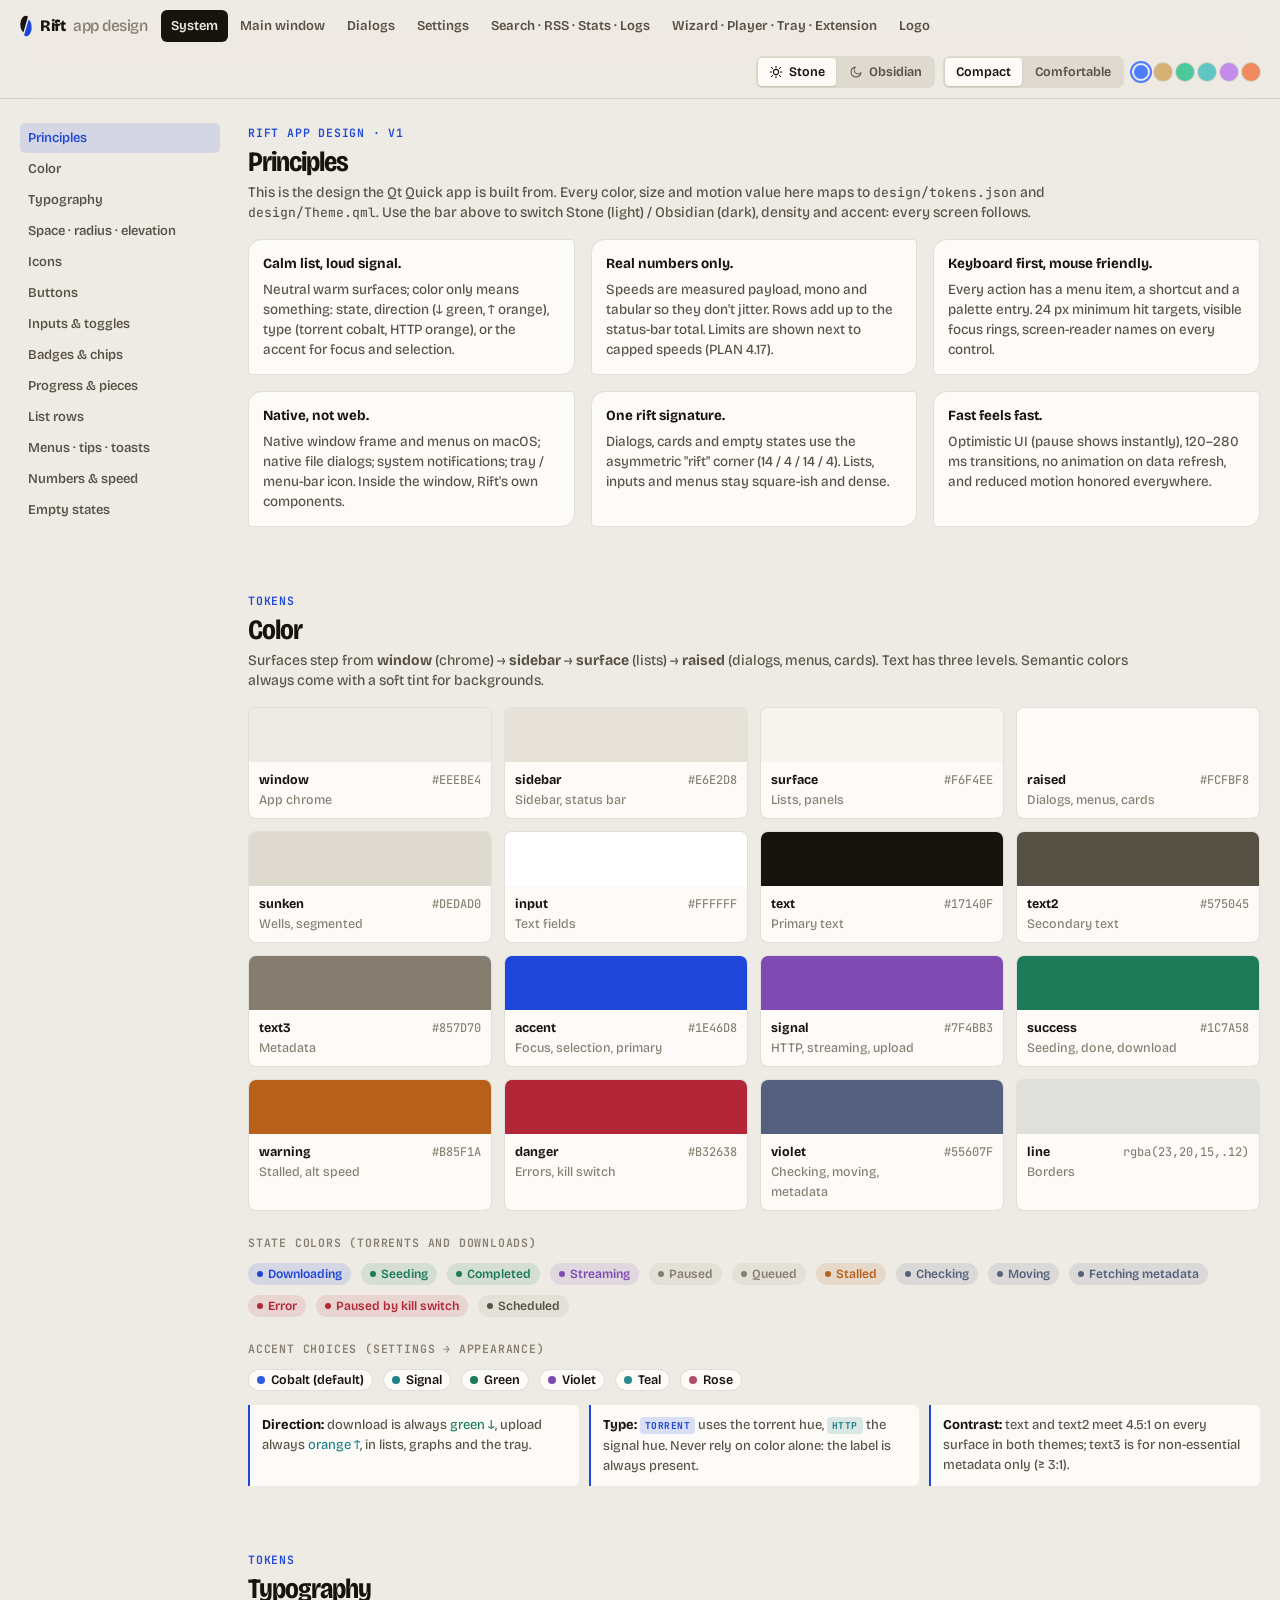
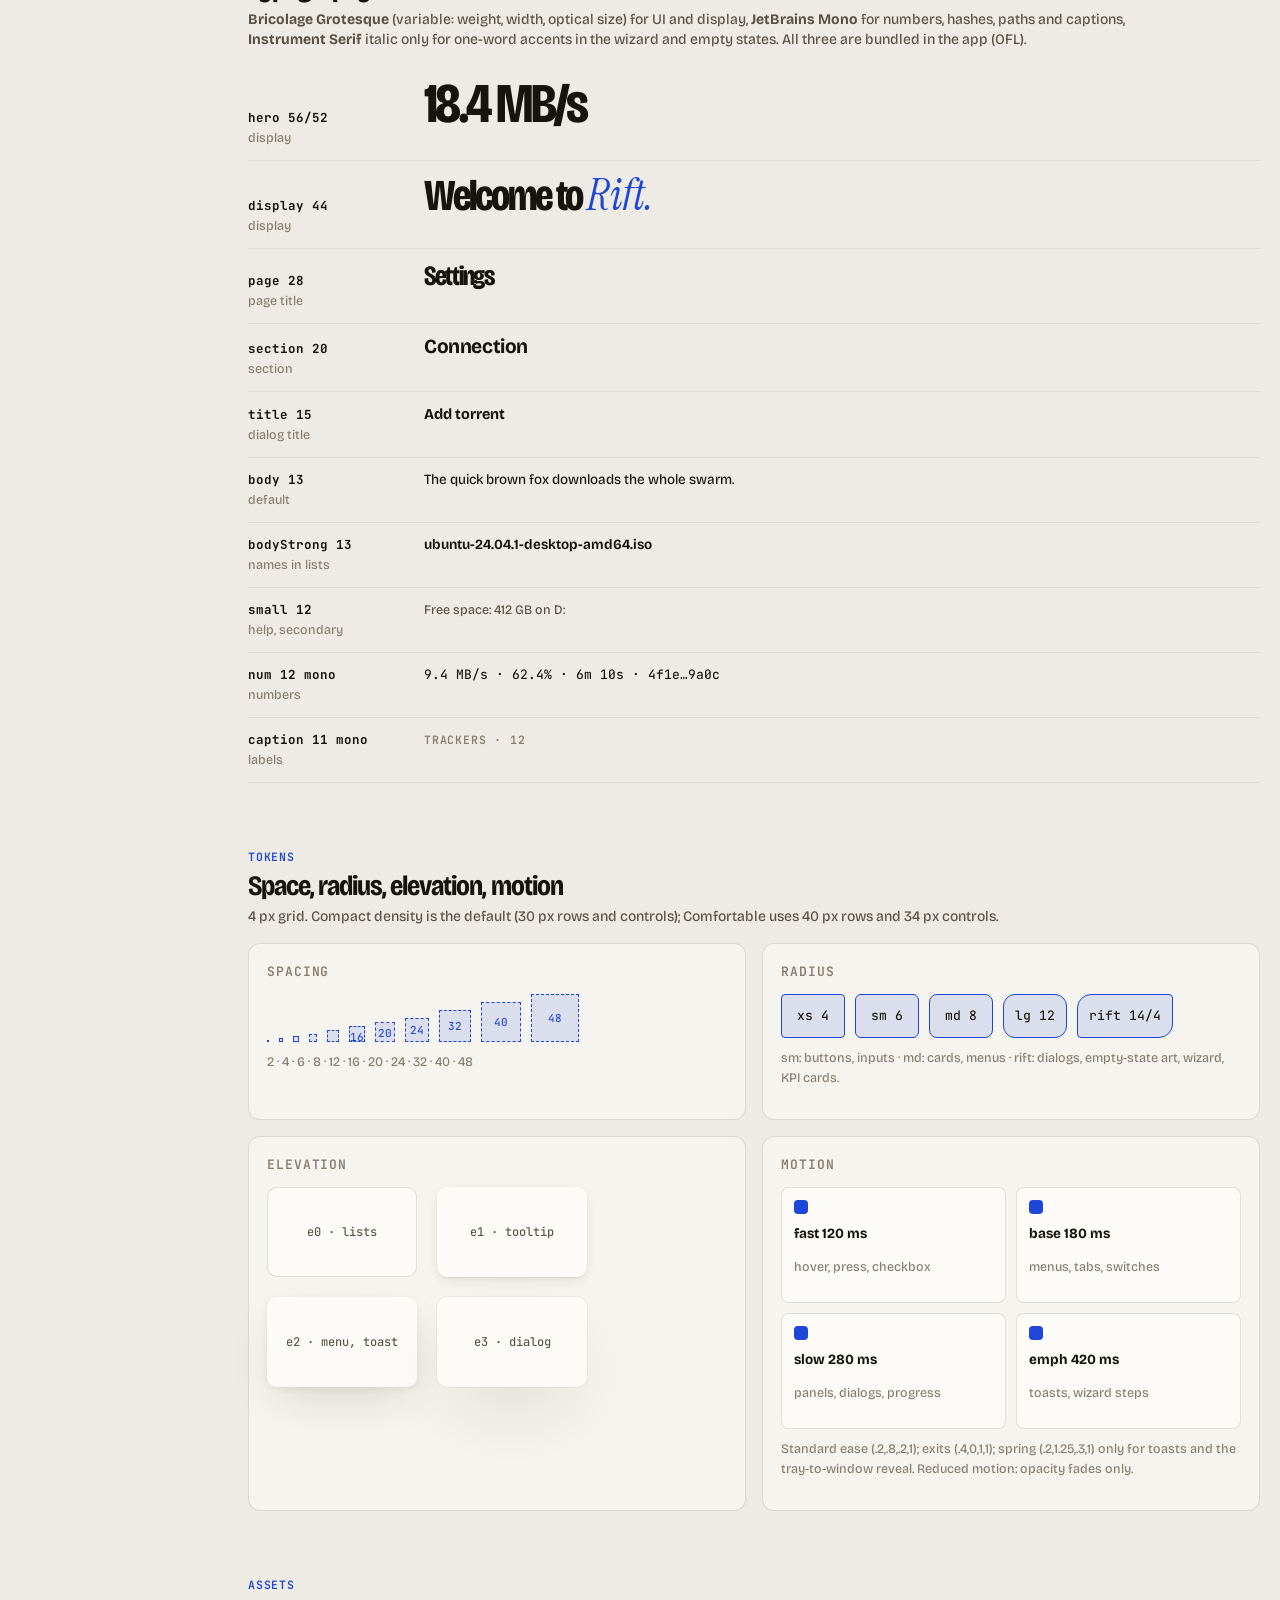
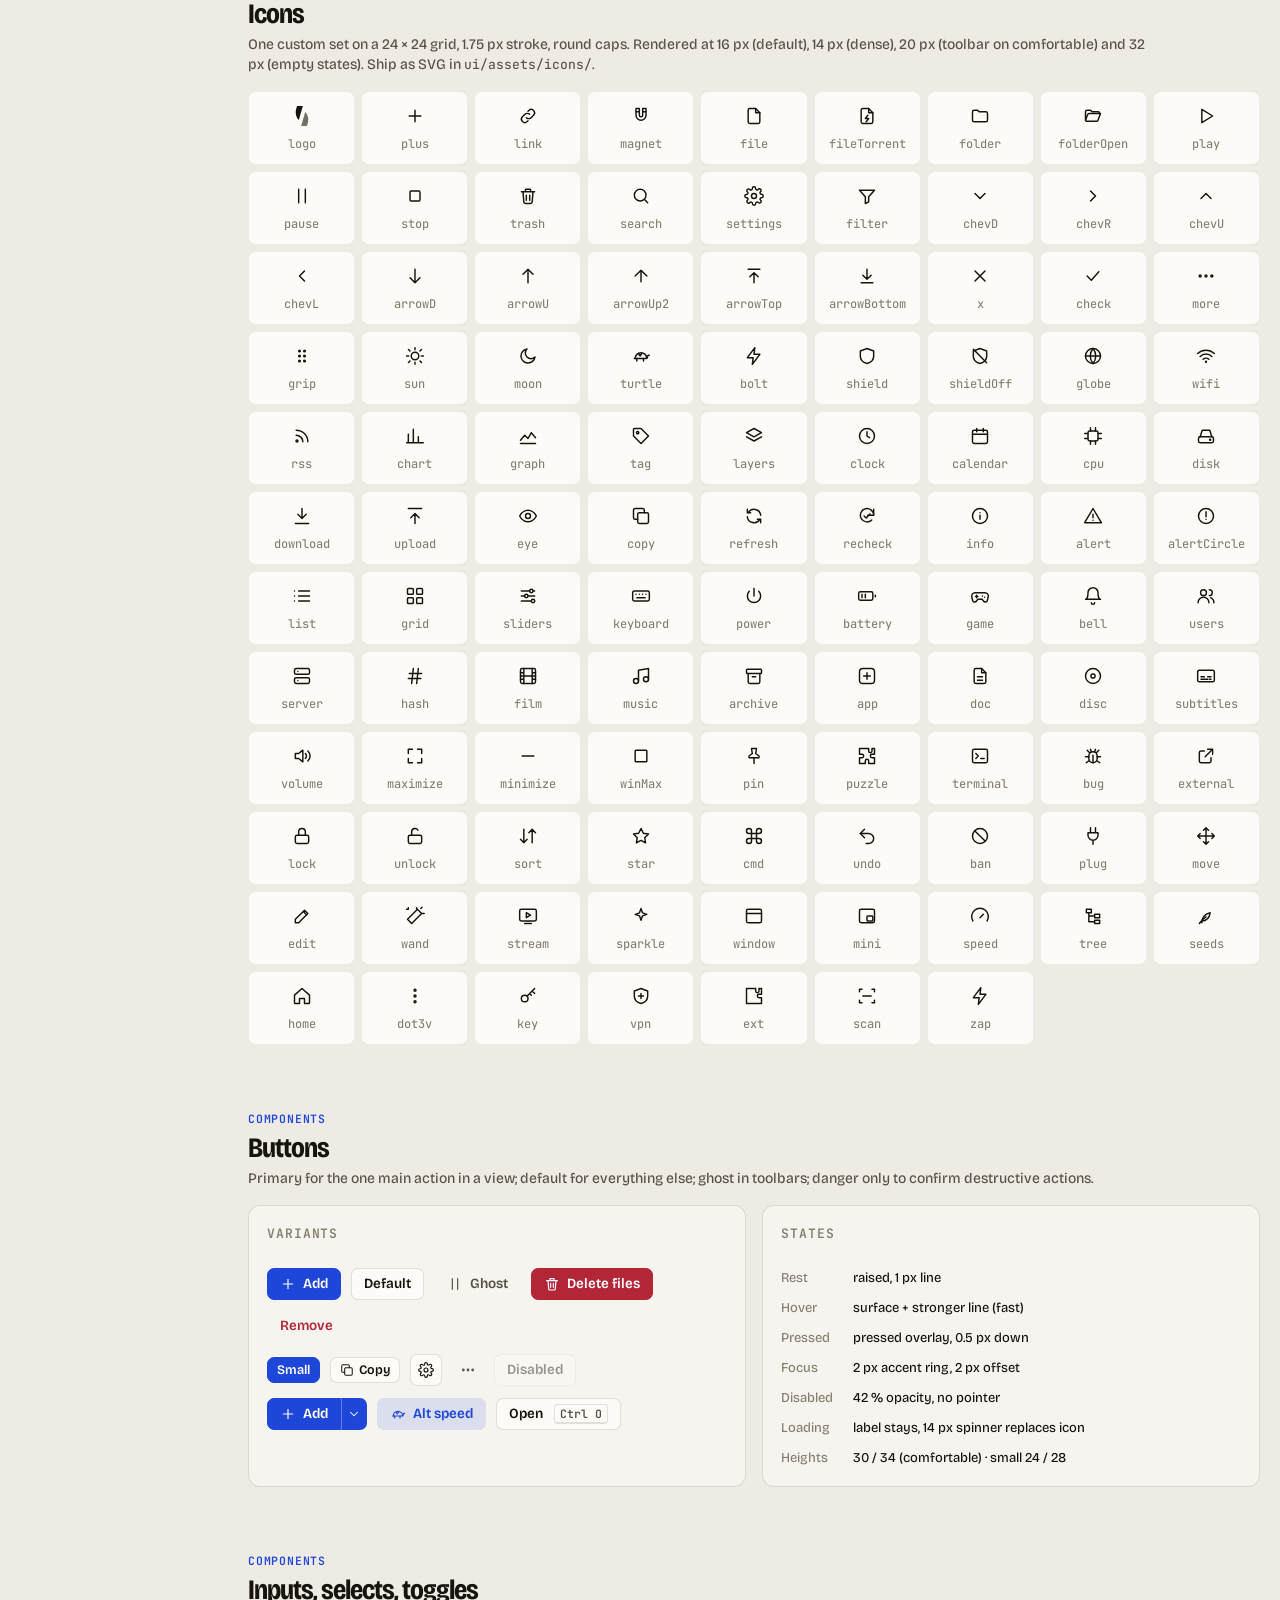
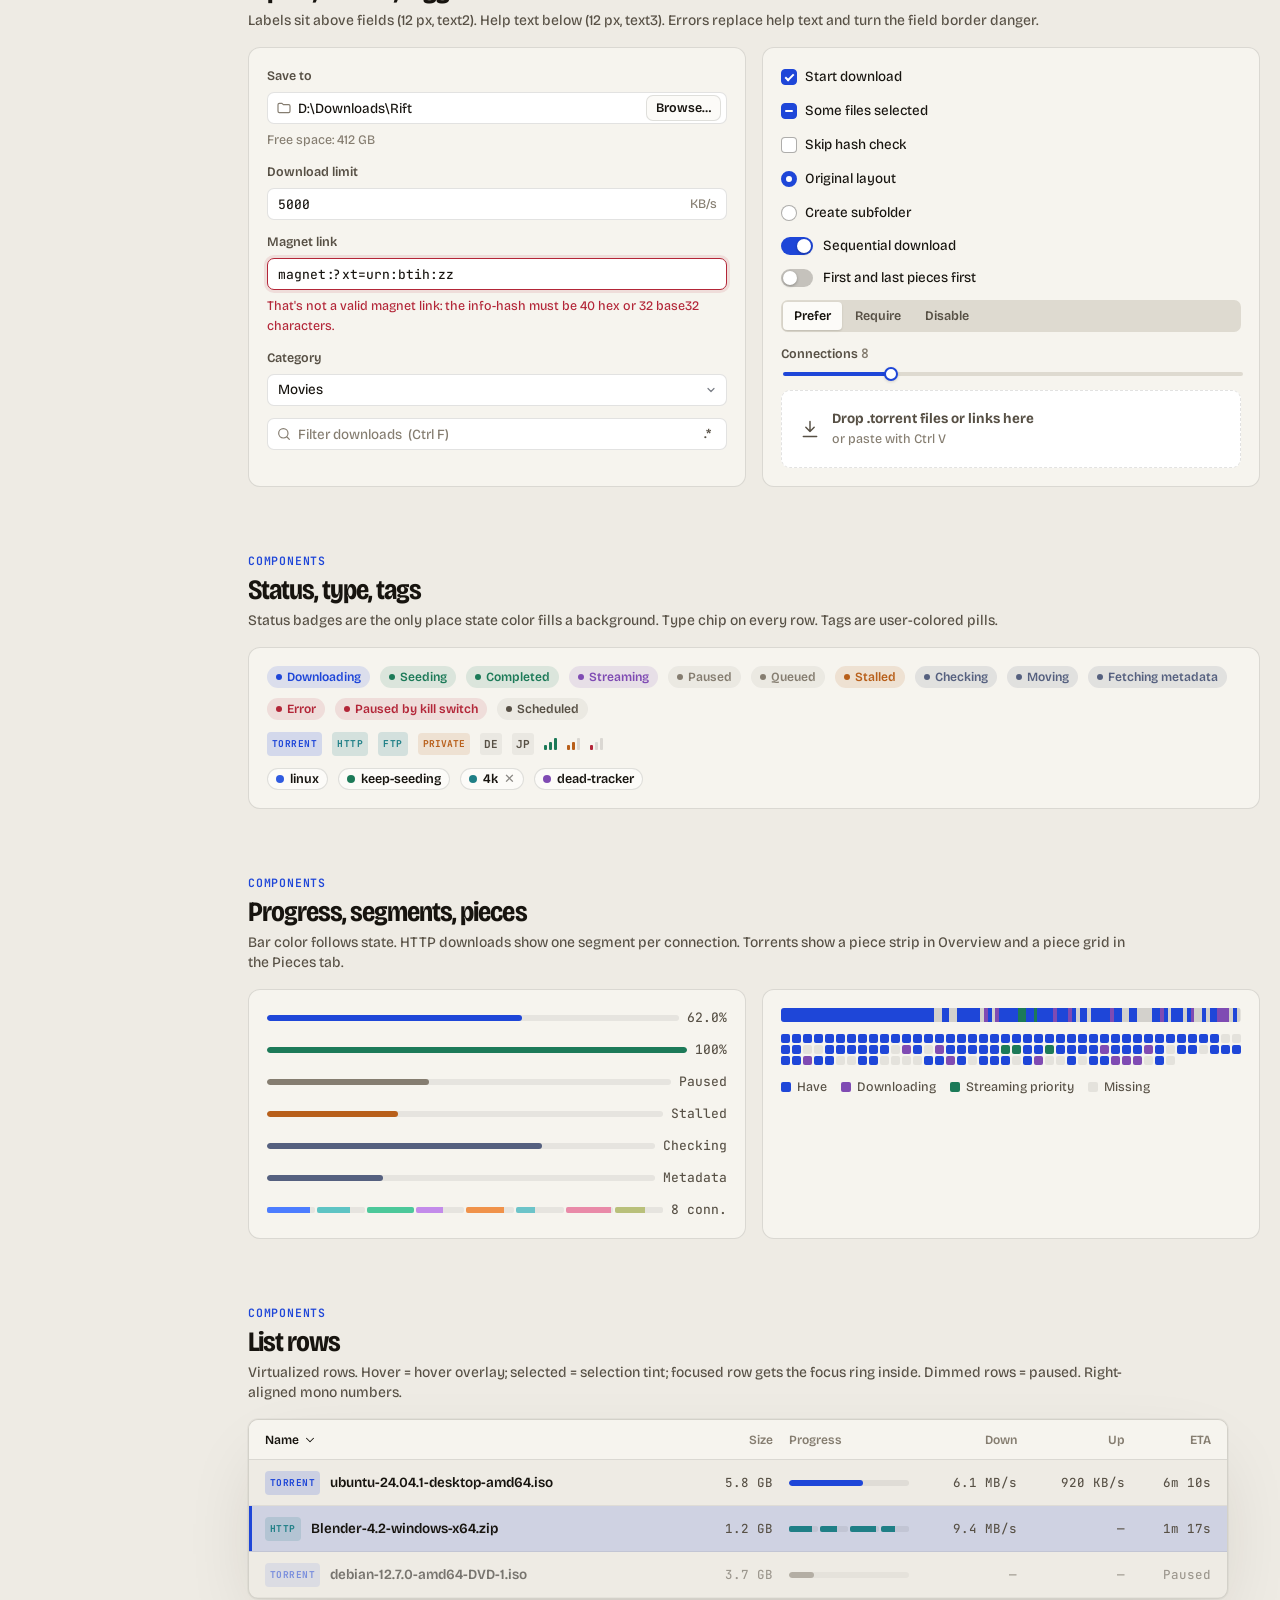
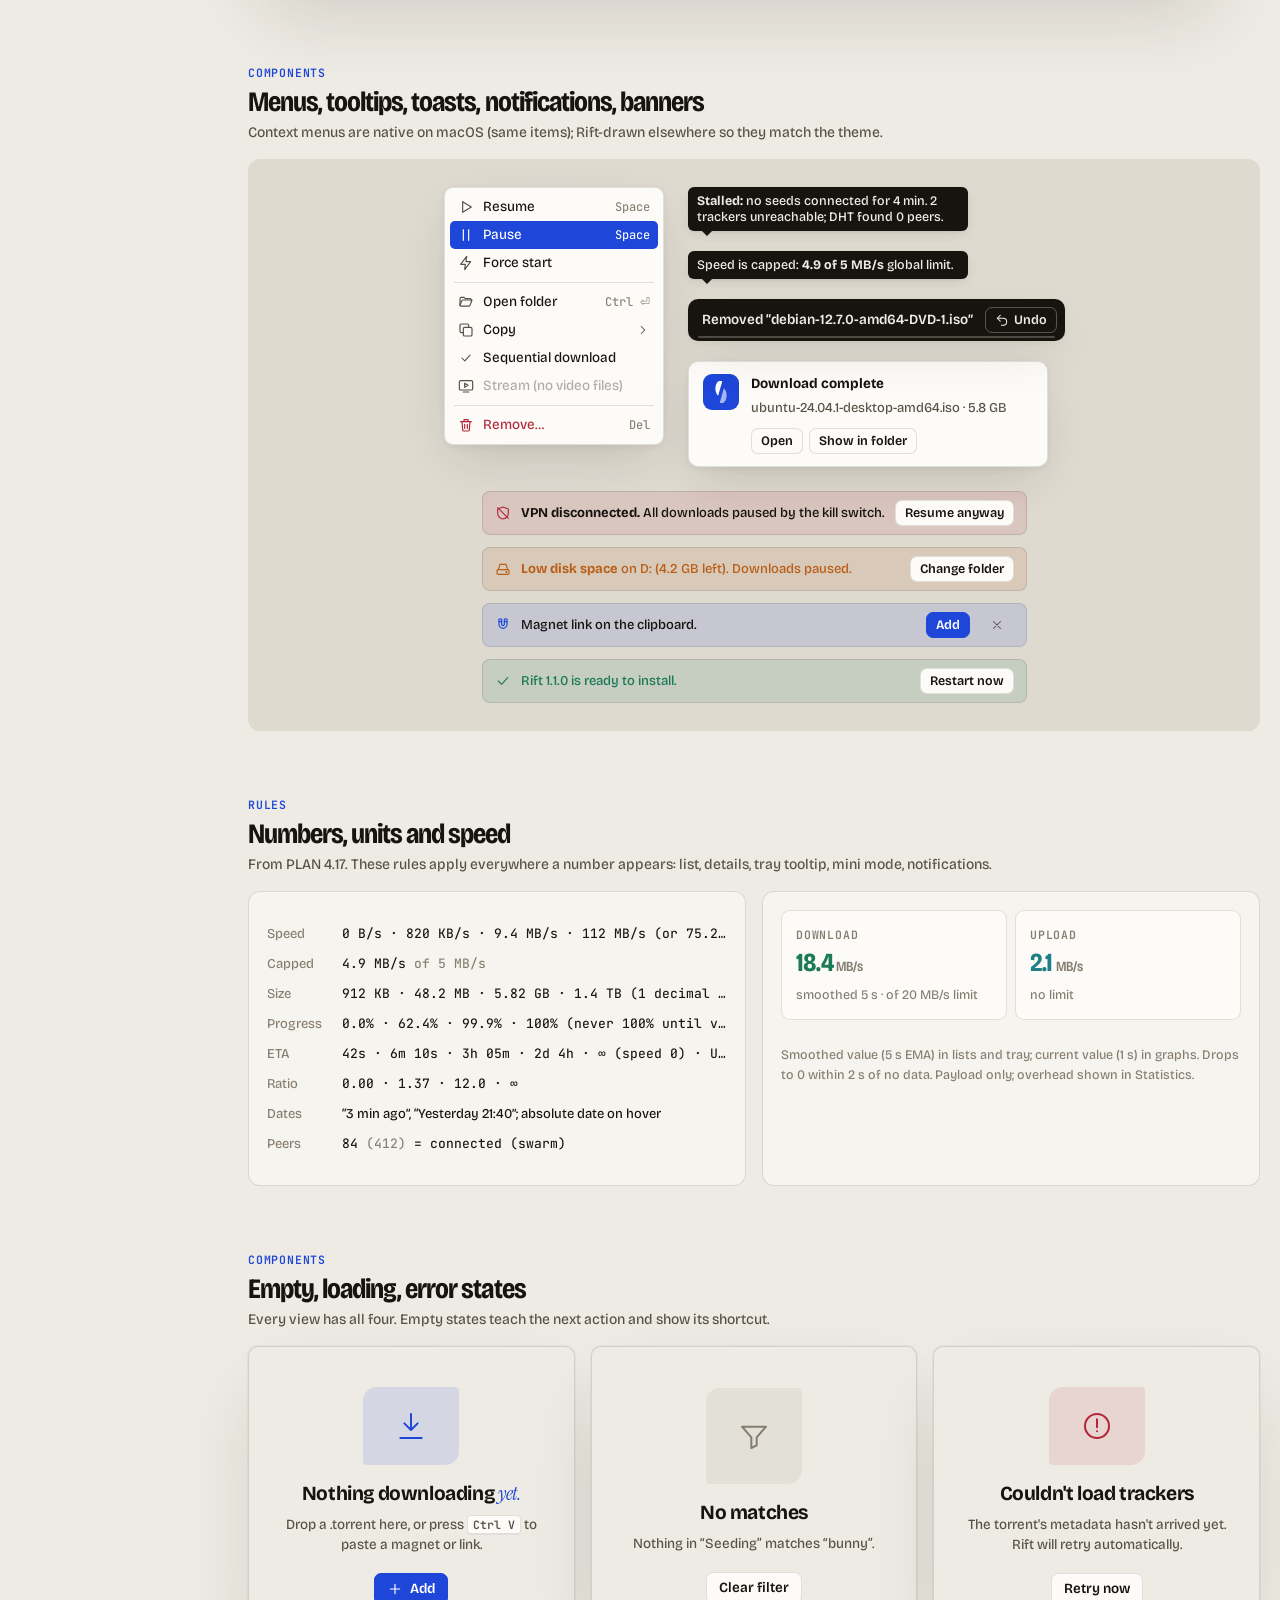
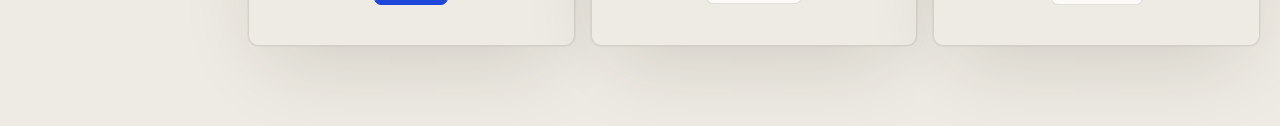
<file: design/app/index.html>
<!DOCTYPE html>
<html lang="en">
<head>
<meta charset="utf-8">
<meta name="viewport" content="width=device-width, initial-scale=1">
<title>Rift App Design: System</title>
<link rel="preconnect" href="https://fonts.googleapis.com"><link rel="preconnect" href="https://fonts.gstatic.com" crossorigin>
<link rel="stylesheet" href="https://fonts.googleapis.com/css2?family=Bricolage+Grotesque:opsz,wdth,wght@12..96,75..100,200..800&family=Instrument+Serif:ital@0;1&family=JetBrains+Mono:wght@400;500;600;700&display=swap">
<link rel="stylesheet" href="app.css">
<style>
.type-row{display:grid;grid-template-columns:160px 1fr;gap:16px;align-items:baseline;padding:12px 0;border-bottom:1px solid var(--line-soft)}
.icons{display:grid;grid-template-columns:repeat(auto-fill,minmax(104px,1fr));gap:6px}
.icons div{display:flex;flex-direction:column;align-items:center;gap:8px;padding:14px 6px 10px;border-radius:8px;background:var(--raised);border:1px solid var(--line-soft);font-size:12px;color:var(--text3);font-family:var(--mono)}
.icons div .ico{width:20px;height:20px;color:var(--text)}
.demo{display:flex;flex-wrap:wrap;gap:10px;align-items:center}
.col{display:flex;flex-direction:column;gap:12px}
.box{padding:18px;border-radius:12px;background:var(--surface);border:1px solid var(--line)}
.box h4{margin:0 0 12px;font-size:13px}
.two{display:grid;grid-template-columns:1fr 1fr;gap:16px}
.three{display:grid;grid-template-columns:repeat(3,1fr);gap:16px}
@media (max-width:900px){.two,.three{grid-template-columns:1fr}}
.mot{display:flex;gap:10px;flex-wrap:wrap}
.mot div{flex:1;min-width:150px;padding:12px;border-radius:8px;background:var(--raised);border:1px solid var(--line)}
.mot i{display:block;width:14px;height:14px;border-radius:4px;background:var(--accent);margin-bottom:10px;animation:mv 1.6s infinite alternate}
@keyframes mv{to{transform:translateX(110px)}}
.sp{display:flex;align-items:flex-end;gap:10px;flex-wrap:wrap}
.sp div{background:var(--accent-soft);border:1px dashed var(--accent);font-family:var(--mono);font-size:11px;color:var(--accent);display:grid;place-items:center}
.elev{display:flex;gap:20px;flex-wrap:wrap}
.elev div{width:150px;height:90px;border-radius:10px;background:var(--raised);display:grid;place-items:center;font-family:var(--mono);font-size:12px;color:var(--text2)}
</style>
</head>
<body class="proto">
<main class="pmain">
  <nav class="pidx" aria-label="Sections"></nav>
  <div class="screens">

  <section class="scr" id="principles" data-t="Principles">
    <header><span class="cap">Rift app design · v1</span><h2>Principles</h2>
      <p>This is the design the Qt Quick app is built from. Every color, size and motion value here maps to <code class="mono">design/tokens.json</code> and <code class="mono">design/Theme.qml</code>. Use the bar above to switch Stone (light) / Obsidian (dark), density and accent: every screen follows.</p></header>
    <div class="three">
      <div class="card rift"><b>Calm list, loud signal.</b><p class="t2" style="margin:6px 0 0">Neutral warm surfaces; color only means something: state, direction (↓ green, ↑ orange), type (torrent cobalt, HTTP orange), or the accent for focus and selection.</p></div>
      <div class="card rift"><b>Real numbers only.</b><p class="t2" style="margin:6px 0 0">Speeds are measured payload, mono and tabular so they don't jitter. Rows add up to the status-bar total. Limits are shown next to capped speeds (PLAN 4.17).</p></div>
      <div class="card rift"><b>Keyboard first, mouse friendly.</b><p class="t2" style="margin:6px 0 0">Every action has a menu item, a shortcut and a palette entry. 24 px minimum hit targets, visible focus rings, screen-reader names on every control.</p></div>
      <div class="card rift"><b>Native, not web.</b><p class="t2" style="margin:6px 0 0">Native window frame and menus on macOS; native file dialogs; system notifications; tray / menu-bar icon. Inside the window, Rift's own components.</p></div>
      <div class="card rift"><b>One rift signature.</b><p class="t2" style="margin:6px 0 0">Dialogs, cards and empty states use the asymmetric "rift" corner (14 / 4 / 14 / 4). Lists, inputs and menus stay square-ish and dense.</p></div>
      <div class="card rift"><b>Fast feels fast.</b><p class="t2" style="margin:6px 0 0">Optimistic UI (pause shows instantly), 120–280 ms transitions, no animation on data refresh, and reduced motion honored everywhere.</p></div>
    </div>
  </section>

  <section class="scr" id="color" data-t="Color">
    <header><span class="cap">Tokens</span><h2>Color</h2><p>Surfaces step from <b>window</b> (chrome) → <b>sidebar</b> → <b>surface</b> (lists) → <b>raised</b> (dialogs, menus, cards). Text has three levels. Semantic colors always come with a soft tint for backgrounds.</p></header>
    <div class="spec" id="swatches"></div>
    <h4 class="cap" style="margin:22px 0 10px">State colors (torrents and downloads)</h4>
    <div class="demo" id="states"></div>
    <h4 class="cap" style="margin:22px 0 10px">Accent choices (Settings → Appearance)</h4>
    <div class="demo">
      <span class="chip" style="--c:#2F5BE0"><i></i>Cobalt (default)</span><span class="chip" style="--c:#1F7F86"><i></i>Signal</span><span class="chip" style="--c:#1C7A58"><i></i>Green</span>
      <span class="chip" style="--c:#7F4BB3"><i></i>Violet</span><span class="chip" style="--c:#2A8A8F"><i></i>Teal</span><span class="chip" style="--c:#B34A6E"><i></i>Rose</span>
    </div>
    <div class="notes">
      <div class="note"><b>Direction:</b> download is always <span class="down">green ↓</span>, upload always <span class="up">orange ↑</span>, in lists, graphs and the tray.</div>
      <div class="note"><b>Type:</b> <span class="kind bt">TORRENT</span> uses the torrent hue, <span class="kind http">HTTP</span> the signal hue. Never rely on color alone: the label is always present.</div>
      <div class="note"><b>Contrast:</b> text and text2 meet 4.5:1 on every surface in both themes; text3 is for non-essential metadata only (≥ 3:1).</div>
    </div>
  </section>

  <section class="scr" id="type" data-t="Typography">
    <header><span class="cap">Tokens</span><h2>Typography</h2><p><b>Bricolage Grotesque</b> (variable: weight, width, optical size) for UI and display, <b>JetBrains Mono</b> for numbers, hashes, paths and captions, <b>Instrument Serif</b> italic only for one-word accents in the wizard and empty states. All three are bundled in the app (OFL).</p></header>
    <div id="typeScale"></div>
  </section>

  <section class="scr" id="layout" data-t="Space · radius · elevation">
    <header><span class="cap">Tokens</span><h2>Space, radius, elevation, motion</h2><p>4 px grid. Compact density is the default (30 px rows and controls); Comfortable uses 40 px rows and 34 px controls.</p></header>
    <div class="two">
      <div class="box"><h4 class="cap">Spacing</h4><div class="sp" id="spaces"></div></div>
      <div class="box"><h4 class="cap">Radius</h4><div class="demo">
        <div style="width:64px;height:44px;background:var(--accent-soft);border:1px solid var(--accent);border-radius:4px;display:grid;place-items:center" class="mono">xs 4</div>
        <div style="width:64px;height:44px;background:var(--accent-soft);border:1px solid var(--accent);border-radius:6px;display:grid;place-items:center" class="mono">sm 6</div>
        <div style="width:64px;height:44px;background:var(--accent-soft);border:1px solid var(--accent);border-radius:8px;display:grid;place-items:center" class="mono">md 8</div>
        <div style="width:64px;height:44px;background:var(--accent-soft);border:1px solid var(--accent);border-radius:12px;display:grid;place-items:center" class="mono">lg 12</div>
        <div style="width:96px;height:44px;background:var(--accent-soft);border:1px solid var(--accent);border-radius:var(--r-rift);display:grid;place-items:center" class="mono">rift 14/4</div>
      </div><p class="help" style="margin-top:10px">sm: buttons, inputs · md: cards, menus · rift: dialogs, empty-state art, wizard, KPI cards.</p></div>
      <div class="box"><h4 class="cap">Elevation</h4><div class="elev">
        <div style="box-shadow:none;border:1px solid var(--line)">e0 · lists</div><div style="box-shadow:var(--e1)">e1 · tooltip</div><div style="box-shadow:var(--e2)">e2 · menu, toast</div><div style="box-shadow:var(--e3)">e3 · dialog</div>
      </div></div>
      <div class="box"><h4 class="cap">Motion</h4><div class="mot">
        <div><i style="animation-duration:.12s"></i><b>fast 120 ms</b><p class="help">hover, press, checkbox</p></div>
        <div><i style="animation-duration:.18s"></i><b>base 180 ms</b><p class="help">menus, tabs, switches</p></div>
        <div><i style="animation-duration:.28s"></i><b>slow 280 ms</b><p class="help">panels, dialogs, progress</p></div>
        <div><i style="animation-duration:.42s;animation-timing-function:cubic-bezier(.2,1.25,.3,1)"></i><b>emph 420 ms</b><p class="help">toasts, wizard steps</p></div>
      </div><p class="help" style="margin-top:10px">Standard ease (.2,.8,.2,1); exits (.4,0,1,1); spring (.2,1.25,.3,1) only for toasts and the tray-to-window reveal. Reduced motion: opacity fades only.</p></div>
    </div>
  </section>

  <section class="scr" id="icons" data-t="Icons">
    <header><span class="cap">Assets</span><h2>Icons</h2><p>One custom set on a 24 × 24 grid, 1.75 px stroke, round caps. Rendered at 16 px (default), 14 px (dense), 20 px (toolbar on comfortable) and 32 px (empty states). Ship as SVG in <code class="mono">ui/assets/icons/</code>.</p></header>
    <div class="icons" id="iconGrid"></div>
  </section>

  <section class="scr" id="buttons" data-t="Buttons">
    <header><span class="cap">Components</span><h2>Buttons</h2><p>Primary for the one main action in a view; default for everything else; ghost in toolbars; danger only to confirm destructive actions.</p></header>
    <div class="two">
      <div class="box col"><h4 class="cap">Variants</h4>
        <div class="demo"><button class="btn primary"><i data-i="plus"></i>Add</button><button class="btn">Default</button><button class="btn ghost"><i data-i="pause"></i>Ghost</button><button class="btn danger"><i data-i="trash"></i>Delete files</button><button class="btn danger-ghost">Remove</button></div>
        <div class="demo"><button class="btn primary sm">Small</button><button class="btn sm"><i data-i="copy" class="s"></i>Copy</button><button class="btn icon" aria-label="Settings"><i data-i="settings"></i></button><button class="btn icon ghost" aria-label="More"><i data-i="more"></i></button><button class="btn" disabled>Disabled</button></div>
        <div class="demo"><div class="split"><button class="btn primary"><i data-i="plus"></i>Add</button><button class="btn primary" aria-label="More add options"><i data-i="chevD" class="s"></i></button></div>
          <button class="btn ghost" aria-pressed="true" data-toggle><i data-i="turtle"></i>Alt speed</button><button class="btn">Open <span class="kbd">Ctrl O</span></button></div>
      </div>
      <div class="box col"><h4 class="cap">States</h4>
        <div class="kv"><dt>Rest</dt><dd>raised, 1 px line</dd><dt>Hover</dt><dd>surface + stronger line (fast)</dd><dt>Pressed</dt><dd>pressed overlay, 0.5 px down</dd><dt>Focus</dt><dd>2 px accent ring, 2 px offset</dd><dt>Disabled</dt><dd>42 % opacity, no pointer</dd><dt>Loading</dt><dd>label stays, 14 px spinner replaces icon</dd><dt>Heights</dt><dd>30 / 34 (comfortable) · small 24 / 28</dd></div>
      </div>
    </div>
  </section>

  <section class="scr" id="inputs" data-t="Inputs & toggles">
    <header><span class="cap">Components</span><h2>Inputs, selects, toggles</h2><p>Labels sit above fields (12 px, text2). Help text below (12 px, text3). Errors replace help text and turn the field border danger.</p></header>
    <div class="two">
      <div class="box col">
        <div class="field"><label for="i1">Save to</label><div class="ig"><i data-i="folder"></i><input class="input" id="i1" value="D:\Downloads\Rift"><span class="tail"><button class="btn sm">Browse…</button></span></div><span class="help">Free space: 412 GB</span></div>
        <div class="field"><label for="i2">Download limit</label><div class="ig unit"><input class="input mono" id="i2" value="5000"><span class="u">KB/s</span></div></div>
        <div class="field"><label for="i3">Magnet link</label><input class="input mono err" id="i3" value="magnet:?xt=urn:btih:zz"><span class="help err">That's not a valid magnet link: the info-hash must be 40 hex or 32 base32 characters.</span></div>
        <div class="field"><label for="i4">Category</label><select class="select" id="i4"><option>Movies</option><option>Media / TV</option><option>Software</option></select></div>
        <div class="ig"><i data-i="search"></i><input class="input" placeholder="Filter downloads  (Ctrl F)"><span class="tail"><button class="btn sm ghost" aria-label="Regex" title="Regex">.*</button></span></div>
      </div>
      <div class="box col">
        <label class="chk"><input type="checkbox" checked> Start download</label>
        <label class="chk"><input type="checkbox" data-indet> Some files selected</label>
        <label class="chk"><input type="checkbox"> Skip hash check</label>
        <label class="rad"><input type="radio" name="r" checked> Original layout</label>
        <label class="rad"><input type="radio" name="r"> Create subfolder</label>
        <label class="sw"><input type="checkbox" checked> Sequential download</label>
        <label class="sw"><input type="checkbox"> First and last pieces first</label>
        <div class="seg" role="group"><button aria-pressed="true">Prefer</button><button aria-pressed="false">Require</button><button aria-pressed="false">Disable</button></div>
        <div class="field"><label>Connections <span class="mono t3">8</span></label><input class="range" type="range" min="1" max="32" value="8"></div>
        <div class="drop"><i data-i="download" class="l"></i><div><b>Drop .torrent files or links here</b><div class="help">or paste with Ctrl V</div></div></div>
      </div>
    </div>
  </section>

  <section class="scr" id="status" data-t="Badges & chips">
    <header><span class="cap">Components</span><h2>Status, type, tags</h2><p>Status badges are the only place state color fills a background. Type chip on every row. Tags are user-colored pills.</p></header>
    <div class="box col">
      <div class="demo" id="badgeRow"></div>
      <div class="demo"><span class="kind bt">TORRENT</span><span class="kind http">HTTP</span><span class="kind http">FTP</span><span class="priv">PRIVATE</span><span class="flag">DE</span><span class="flag">JP</span>
        <span class="health h3" title="Healthy"><i></i><i></i><i></i></span><span class="health h2" title="Slow"><i></i><i></i><i></i></span><span class="health h1" title="Dead"><i></i><i></i><i></i></span></div>
      <div class="demo"><span class="chip" style="--c:#2F5BE0"><i></i>linux</span><span class="chip" style="--c:#1C7A58"><i></i>keep-seeding</span><span class="chip" style="--c:#1F7F86"><i></i>4k<span class="x">✕</span></span><span class="chip" style="--c:#7F4BB3"><i></i>dead-tracker</span></div>
    </div>
  </section>

  <section class="scr" id="progress" data-t="Progress & pieces">
    <header><span class="cap">Components</span><h2>Progress, segments, pieces</h2><p>Bar color follows state. HTTP downloads show one segment per connection. Torrents show a piece strip in Overview and a piece grid in the Pieces tab.</p></header>
    <div class="two">
      <div class="box col">
        <div class="row-f"><div class="prog grow"><i style="width:62%"></i></div><span class="mono t2">62.0%</span></div>
        <div class="row-f"><div class="prog grow"><i style="width:100%;--pc:var(--success)"></i></div><span class="mono t2">100%</span></div>
        <div class="row-f"><div class="prog grow"><i style="width:40%;--pc:var(--text3)"></i></div><span class="mono t2">Paused</span></div>
        <div class="row-f"><div class="prog grow"><i style="width:33%;--pc:var(--warning)"></i></div><span class="mono t2">Stalled</span></div>
        <div class="row-f"><div class="prog grow"><i style="width:71%;--pc:var(--violet)"></i></div><span class="mono t2">Checking</span></div>
        <div class="row-f"><div class="prog grow indet"><i style="--pc:var(--violet)"></i></div><span class="mono t2">Metadata</span></div>
        <div class="row-f"><div class="segbar grow" id="segDemo"></div><span class="mono t2">8 conn.</span></div>
      </div>
      <div class="box col">
        <div class="pbar" id="pbarDemo"></div>
        <div class="pgrid" id="pgridDemo"></div>
        <div class="legend"><span style="--c:var(--piece-have)"><i></i>Have</span><span style="--c:var(--piece-active)"><i></i>Downloading</span><span style="--c:var(--piece-prio)"><i></i>Streaming priority</span><span style="--c:var(--piece-missing)"><i></i>Missing</span></div>
      </div>
    </div>
  </section>

  <section class="scr" id="lists" data-t="List rows">
    <header><span class="cap">Components</span><h2>List rows</h2><p>Virtualized rows. Hover = hover overlay; selected = selection tint; focused row gets the focus ring inside. Dimmed rows = paused. Right-aligned mono numbers.</p></header>
    <div class="win" style="max-width:980px">
      <div class="tbl" style="--cols:minmax(0,2.6fr) 80px 120px 92px 92px 70px">
        <div class="th"><span class="sorted">Name <i data-i="chevD" class="s"></i></span><span class="r">Size</span><span>Progress</span><span class="r">Down</span><span class="r">Up</span><span class="r">ETA</span></div>
        <div class="tr"><div class="nm"><span class="kind bt">TORRENT</span><b>ubuntu-24.04.1-desktop-amd64.iso</b></div><span class="num r">5.8 GB</span><div class="prog"><i style="width:62%"></i></div><span class="num r down">6.1 MB/s</span><span class="num r up">920 KB/s</span><span class="num r">6m 10s</span></div>
        <div class="tr sel"><div class="nm"><span class="kind http">HTTP</span><b>Blender-4.2-windows-x64.zip</b></div><span class="num r">1.2 GB</span><div class="segbar"><span><i style="width:80%"></i></span><span><i style="width:60%"></i></span><span><i style="width:90%"></i></span><span><i style="width:50%"></i></span></div><span class="num r down">9.4 MB/s</span><span class="num r">—</span><span class="num r">1m 17s</span></div>
        <div class="tr dim"><div class="nm"><span class="kind bt">TORRENT</span><b>debian-12.7.0-amd64-DVD-1.iso</b></div><span class="num r">3.7 GB</span><div class="prog"><i style="width:21%;--pc:var(--text3)"></i></div><span class="num r">—</span><span class="num r">—</span><span class="num r">Paused</span></div>
      </div>
    </div>
  </section>

  <section class="scr" id="overlays" data-t="Menus · tips · toasts">
    <header><span class="cap">Components</span><h2>Menus, tooltips, toasts, notifications, banners</h2><p>Context menus are native on macOS (same items); Rift-drawn elsewhere so they match the theme.</p></header>
    <div class="stage center">
      <div class="menu" role="menu">
        <div class="mi"><i data-i="play"></i>Resume<span class="sc">Space</span></div>
        <div class="mi hl"><i data-i="pause"></i>Pause<span class="sc">Space</span></div>
        <div class="mi"><i data-i="zap"></i>Force start</div>
        <div class="ms"></div>
        <div class="mi"><i data-i="folderOpen"></i>Open folder<span class="sc">Ctrl ⏎</span></div>
        <div class="mi"><i data-i="copy"></i>Copy<span class="sub"><i data-i="chevR" class="s"></i></span></div>
        <div class="mi"><span class="chkm"><i data-i="check" class="s"></i></span>Sequential download</div>
        <div class="mi dis"><i data-i="stream"></i>Stream (no video files)</div>
        <div class="ms"></div>
        <div class="mi danger"><i data-i="trash"></i>Remove…<span class="sc">Del</span></div>
      </div>
      <div class="col" style="gap:20px">
        <span class="tip"><b>Stalled:</b> no seeds connected for 4 min. 2 trackers unreachable; DHT found 0 peers.</span>
        <span class="tip">Speed is capped: <b>4.9 of 5 MB/s</b> global limit.</span>
        <div class="toast" style="position:relative">Removed “debian-12.7.0-amd64-DVD-1.iso” <button class="btn sm"><i data-i="undo" class="s"></i>Undo</button><span class="tbar"><i></i></span></div>
        <div class="notif"><div class="ap"><svg class="ico" viewBox="0 0 24 24" style="stroke:#fff">${''}</svg></div><b>Download complete</b><p>ubuntu-24.04.1-desktop-amd64.iso · 5.8 GB</p><div class="acts"><button class="btn sm">Open</button><button class="btn sm">Show in folder</button></div></div>
      </div>
      <div class="col" style="min-width:380px">
        <div class="banner danger" style="border:1px solid var(--line);border-radius:8px"><i data-i="shieldOff"></i><span class="grow"><b>VPN disconnected.</b> All downloads paused by the kill switch.</span><button class="btn sm">Resume anyway</button></div>
        <div class="banner warn" style="border:1px solid var(--line);border-radius:8px"><i data-i="disk"></i><span class="grow"><b>Low disk space</b> on D: (4.2 GB left). Downloads paused.</span><button class="btn sm">Change folder</button></div>
        <div class="banner info" style="border:1px solid var(--line);border-radius:8px"><i data-i="magnet"></i><span class="grow">Magnet link on the clipboard.</span><button class="btn sm primary">Add</button><button class="btn sm ghost" aria-label="Dismiss"><i data-i="x" class="s"></i></button></div>
        <div class="banner ok" style="border:1px solid var(--line);border-radius:8px"><i data-i="check"></i><span class="grow">Rift 1.1.0 is ready to install.</span><button class="btn sm">Restart now</button></div>
      </div>
    </div>
  </section>

  <section class="scr" id="numbers" data-t="Numbers & speed">
    <header><span class="cap">Rules</span><h2>Numbers, units and speed</h2><p>From PLAN 4.17. These rules apply everywhere a number appears: list, details, tray tooltip, mini mode, notifications.</p></header>
    <div class="two">
      <div class="box"><dl class="kv">
        <dt>Speed</dt><dd class="mono">0 B/s · 820 KB/s · 9.4 MB/s · 112 MB/s (or 75.2 Mbit/s in bits mode)</dd>
        <dt>Capped</dt><dd class="mono">4.9 MB/s <span class="t3">of 5 MB/s</span></dd>
        <dt>Size</dt><dd class="mono">912 KB · 48.2 MB · 5.82 GB · 1.4 TB (1 decimal ≥ 10)</dd>
        <dt>Progress</dt><dd class="mono">0.0% · 62.4% · 99.9% · 100% (never 100% until verified)</dd>
        <dt>ETA</dt><dd class="mono">42s · 6m 10s · 3h 05m · 2d 4h · ∞ (speed 0) · Unknown (no size)</dd>
        <dt>Ratio</dt><dd class="mono">0.00 · 1.37 · 12.0 · ∞</dd>
        <dt>Dates</dt><dd>“3 min ago”, “Yesterday 21:40”; absolute date on hover</dd>
        <dt>Peers</dt><dd class="mono">84 <span class="t3">(412)</span> = connected (swarm)</dd>
      </dl></div>
      <div class="box col"><div class="row-f"><div class="stat grow"><span class="cap">Download</span><span class="v down">18.4<small>MB/s</small></span><span class="d">smoothed 5 s · of 20 MB/s limit</span></div><div class="stat grow"><span class="cap">Upload</span><span class="v up">2.1<small>MB/s</small></span><span class="d">no limit</span></div></div>
        <p class="help">Smoothed value (5 s EMA) in lists and tray; current value (1 s) in graphs. Drops to 0 within 2 s of no data. Payload only; overhead shown in Statistics.</p></div>
    </div>
  </section>

  <section class="scr" id="empty" data-t="Empty states">
    <header><span class="cap">Components</span><h2>Empty, loading, error states</h2><p>Every view has all four. Empty states teach the next action and show its shortcut.</p></header>
    <div class="three">
      <div class="win" style="height:300px"><div class="empty"><div class="art"><i data-i="download" class="xl"></i></div><h3>Nothing downloading <span class="serif" style="color:var(--accent)">yet.</span></h3><p>Drop a .torrent here, or press <span class="kbd">Ctrl V</span> to paste a magnet or link.</p><div class="acts"><button class="btn primary"><i data-i="plus"></i>Add</button></div></div></div>
      <div class="win" style="height:300px"><div class="empty"><div class="art" style="background:var(--hover);color:var(--text3)"><i data-i="filter" class="xl"></i></div><h3>No matches</h3><p>Nothing in “Seeding” matches “bunny”.</p><div class="acts"><button class="btn">Clear filter</button></div></div></div>
      <div class="win" style="height:300px"><div class="empty"><div class="art" style="background:var(--danger-soft);color:var(--danger)"><i data-i="alertCircle" class="xl"></i></div><h3>Couldn't load trackers</h3><p>The torrent's metadata hasn't arrived yet. Rift will retry automatically.</p><div class="acts"><button class="btn">Retry now</button></div></div></div>
    </div>
  </section>

  </div>
</main>
<script src="app.js"></script>
<script>
document.addEventListener('DOMContentLoaded', () => {
  const sw = [['window','App chrome'],['sidebar','Sidebar, status bar'],['surface','Lists, panels'],['raised','Dialogs, menus, cards'],['sunken','Wells, segmented'],['input','Text fields'],
    ['text','Primary text'],['text2','Secondary text'],['text3','Metadata'],['accent','Focus, selection, primary'],['signal','HTTP, streaming, upload'],['success','Seeding, done, download'],
    ['warning','Stalled, alt speed'],['danger','Errors, kill switch'],['violet','Checking, moving, metadata'],['line','Borders']];
  const cs = getComputedStyle(document.documentElement);
  const paintSw = () => { document.getElementById('swatches').innerHTML = sw.map(([k, d]) => `<div class="swatch" style="--c:var(--${k})"><i></i><div><span><b>${k}</b><br><span class="t3">${d}</span></span><code>${getComputedStyle(document.documentElement).getPropertyValue('--' + k).trim()}</code></div></div>`).join(''); };
  paintSw(); document.addEventListener('themechange', paintSw);
  const st = ['downloading','seeding','completed','streaming','paused','queued','stalled','checking','moving','metadata','error','killswitch','scheduled'];
  const lab = { metadata: 'Fetching metadata', killswitch: 'Paused by kill switch' };
  const b = st.map((s) => `<span class="badge st-${s}">${lab[s] || s[0].toUpperCase() + s.slice(1)}</span>`).join('');
  document.getElementById('states').innerHTML = b; document.getElementById('badgeRow').innerHTML = b;
  const ts = [['hero 56/52','display','<span class="display" style="font-size:56px;line-height:52px">18.4 MB/s</span>'],['display 44','display','<span class="display" style="font-size:44px;line-height:44px">Welcome to <span class="serif" style="color:var(--accent)">Rift.</span></span>'],
    ['page 28','page title','<span class="display" style="font-size:28px;line-height:30px">Settings</span>'],['section 20','section','<b style="font-size:20px;letter-spacing:-.02em">Connection</b>'],['title 15','dialog title','<b style="font-size:15px">Add torrent</b>'],
    ['body 13','default','The quick brown fox downloads the whole swarm.'],['bodyStrong 13','names in lists','<b style="font-weight:650">ubuntu-24.04.1-desktop-amd64.iso</b>'],['small 12','help, secondary','<span style="font-size:13px" class="t2">Free space: 412 GB on D:</span>'],
    ['num 12 mono','numbers','<span class="mono">9.4 MB/s · 62.4% · 6m 10s · 4f1e…9a0c</span>'],['caption 11 mono','labels','<span class="cap">Trackers · 12</span>']];
  document.getElementById('typeScale').innerHTML = ts.map(([a, b2, c]) => `<div class="type-row"><div><b class="mono" style="font-size:12.5px">${a}</b><div class="help">${b2}</div></div><div>${c}</div></div>`).join('');
  document.getElementById('spaces').innerHTML = [2,4,6,8,12,16,20,24,32,40,48].map((v) => `<div style="width:${v}px;height:${v}px">${v >= 16 ? v : ''}</div>`).join('') + '<span class="help">2 · 4 · 6 · 8 · 12 · 16 · 20 · 24 · 32 · 40 · 48</span>';
  document.getElementById('iconGrid').innerHTML = Object.keys(ICON).map((k) => `<div>${ico(k)}<span>${k}</span></div>`).join('');
  const segc = ['#4C7DFF','#5EC4C4','#4CC89A','#C38BEA','#F0924A','#6CC4C9','#E98AA8','#B9C07A'];
  document.getElementById('segDemo').innerHTML = segc.map((c, i) => `<span><i style="--c:${c};width:${[90,70,100,55,80,40,95,62][i]}%"></i></span>`).join('');
  let p = ''; for (let i = 0; i < 120; i++) { const r = Math.sin(i * 12.9898) * 43758.5; const f = r - Math.floor(r); p += `<i class="${i < 40 || f < .5 ? 'h' : f < .58 ? 'a' : (i > 60 && i < 68) ? 'p' : ''}"></i>`; }
  document.getElementById('pbarDemo').innerHTML = p; document.getElementById('pgridDemo').innerHTML = p;
  document.querySelector('.notif .ap').innerHTML = `<svg class="ico" viewBox="0 0 24 24" style="stroke:#fff;width:18px;height:22px">${ICON.logo}</svg>`;
});
</script>
</body>
</html>
</file>
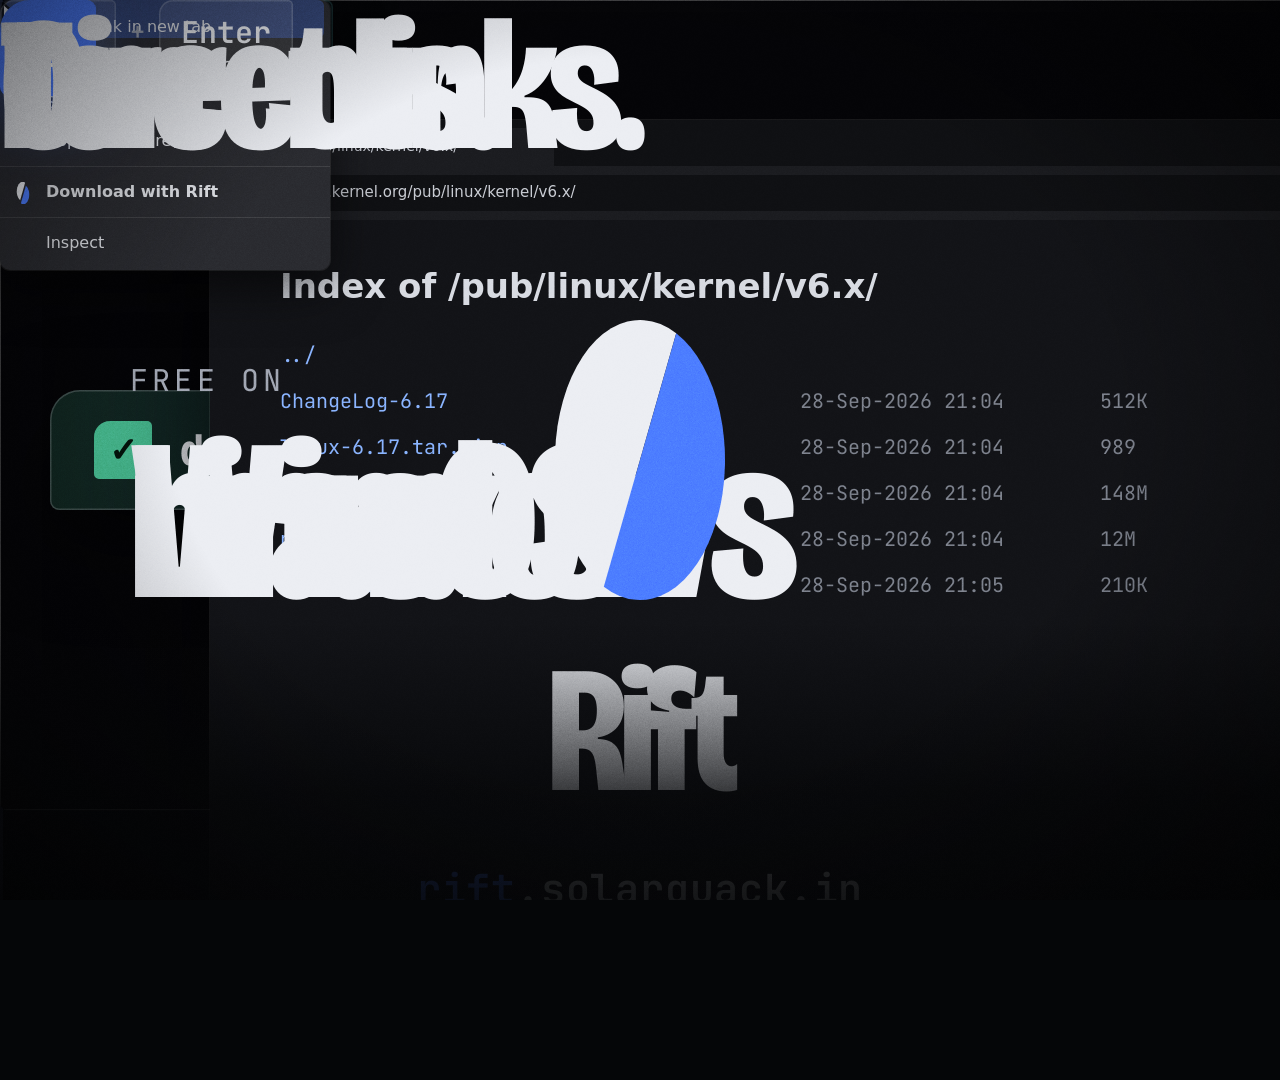
<file: brag-output/work/compositor/index.html>
<!doctype html>
<html lang="en">
<head>
<meta charset="utf-8">
<title>Rift launch film</title>
<style>
@font-face { font-family: "Bricolage"; src: url("../../../ui/fonts/BricolageGrotesque-Variable.ttf"); font-weight: 200 800; font-stretch: 75% 100%; }
@font-face { font-family: "Serif"; src: url("../../../ui/fonts/InstrumentSerif-Italic.ttf"); font-style: italic; }
@font-face { font-family: "Serif"; src: url("../../../ui/fonts/InstrumentSerif-Regular.ttf"); font-style: normal; }
@font-face { font-family: "Mono"; src: url("../../../ui/fonts/JetBrainsMono-Variable.ttf"); font-weight: 100 800; }
:root {
  --bg: #050608; --ink: #ECEEF3; --ink2: #A2A7B3; --ink3: #6A707C; --line: rgba(225,232,255,.085);
  --accent: #4C7DFF; --signal: #C38BEA; --ok: #4CC89A; --info: #5EC4C4; --warn: #F0924A; --danger: #F0596A;
}
* { box-sizing: border-box; margin: 0; padding: 0; }
html, body { width: 1920px; height: 1080px; overflow: hidden; background: var(--bg); }
body { font-family: "Bricolage"; color: var(--ink); -webkit-font-smoothing: antialiased; }
#stage { position: absolute; inset: 0; overflow: hidden; background: var(--bg); }
.layer { position: absolute; inset: 0; }
.abs { position: absolute; }
.center { position: absolute; left: 50%; top: 50%; }
.disp { font-family: "Bricolage"; font-weight: 760; font-variation-settings: "wdth" 78, "opsz" 96; letter-spacing: -0.045em; line-height: .9; }
.serif { font-family: "Serif"; font-style: italic; font-weight: 400; letter-spacing: -0.01em; }
.mono { font-family: "Mono"; font-feature-settings: "tnum" 1, "zero" 1; }

/* background */
#glowA, #glowB { position: absolute; width: 1600px; height: 1600px; border-radius: 50%; filter: blur(40px); }
#glowA { background: radial-gradient(closest-side, rgba(76,125,255,.42), rgba(76,125,255,0)); }
#glowB { background: radial-gradient(closest-side, rgba(195,139,234,.26), rgba(195,139,234,0)); }
.streak { position: absolute; width: 3px; height: 1800px; left: 0; top: -360px; background: linear-gradient(180deg, rgba(76,125,255,0), rgba(140,170,255,.55), rgba(76,125,255,0)); transform-origin: 50% 50%; }
#grain { position: absolute; inset: -64px; background-image: url("grain.png"); opacity: .075; mix-blend-mode: overlay; pointer-events: none; }
#vignette { position: absolute; inset: 0; background: radial-gradient(ellipse at 50% 46%, rgba(0,0,0,0) 52%, rgba(0,0,0,.62) 100%); pointer-events: none; }
#flash { position: absolute; inset: 0; background: #fff; opacity: 0; mix-blend-mode: screen; }

/* ui window (camera) */
.cam { position: absolute; left: 0; top: 0; width: 1440px; height: 810px; transform-origin: 0 0; }
.win { position: absolute; inset: 0; border-radius: 22px 7px 22px 7px; overflow: hidden; background: #050608;
       box-shadow: 0 0 0 1px rgba(255,255,255,.09), 0 60px 140px rgba(0,0,0,.75), 0 0 120px rgba(76,125,255,.16); }
.win img { position: absolute; left: 0; top: 0; width: 1440px; height: 810px; display: block; }
.win .light { clip-path: polygon(0 0, 0 0, 0 100%, 0 100%); }
.persp { position: absolute; inset: 0; perspective: 2600px; perspective-origin: 50% 45%; }

/* hook */
.ghost { position: absolute; top: 300px; width: 760px; height: 470px; border-radius: 34px 10px 34px 10px;
         border: 1.5px solid rgba(236,238,243,.16); background: linear-gradient(180deg, rgba(20,22,29,.85), rgba(11,12,16,.85)); overflow: hidden; }
.ghost .bar { position: absolute; left: 0; right: 0; top: 0; height: 54px; border-bottom: 1px solid rgba(236,238,243,.08); }
.ghost .bar i { position: absolute; top: 22px; width: 11px; height: 11px; border-radius: 50%; background: rgba(236,238,243,.16); }
.ghost .tag { position: absolute; right: 24px; top: 16px; font-size: 18px; color: var(--ink3); letter-spacing: .08em; text-transform: uppercase; }
.ghost .word { position: absolute; left: 50px; top: 150px; font-size: 168px; white-space: nowrap; }
.ghost .row { position: absolute; left: 50px; height: 12px; border-radius: 6px; background: rgba(236,238,243,.07); }
#crack { position: absolute; left: 958px; top: 220px; width: 4px; height: 640px; background: linear-gradient(180deg, rgba(76,125,255,0), #8fb0ff 30%, #fff 50%, #8fb0ff 70%, rgba(76,125,255,0)); box-shadow: 0 0 30px #4C7DFF, 0 0 80px rgba(76,125,255,.6); transform-origin: 50% 0; }
#liar { position: absolute; left: 0; right: 0; top: 330px; text-align: center; font-size: 250px; font-weight: 700; letter-spacing: -0.04em; white-space: nowrap; }
#liar small { font-size: 90px; color: var(--ink2); margin-left: 24px; letter-spacing: 0; }
#lie { position: absolute; left: 50%; top: 520px; font-size: 330px; color: var(--danger); white-space: nowrap; text-shadow: 0 0 60px rgba(240,89,106,.45); }

/* reveal */
#slash { position: absolute; left: 50%; top: 50%; width: 5px; height: 1500px; margin-left: -2.5px; margin-top: -750px;
         background: linear-gradient(180deg, rgba(76,125,255,0), #a9c0ff 35%, #fff 50%, #a9c0ff 65%, rgba(76,125,255,0));
         box-shadow: 0 0 40px #4C7DFF, 0 0 120px rgba(76,125,255,.7); }
#mark { position: absolute; left: 540px; top: 330px; width: 250px; height: 420px; }
#mark svg { position: absolute; inset: 0; width: 100%; height: 100%; overflow: visible; }
#word { position: absolute; left: 820px; top: 318px; font-size: 400px; white-space: nowrap; }
#word span { display: inline-block; }
.wordmask { position: absolute; overflow: hidden; padding: 0 30px 40px 0; }

/* chips */
.chip { position: absolute; padding: 18px 30px 16px; border-radius: 22px 7px 22px 7px; font-size: 34px; font-weight: 650; letter-spacing: .08em; white-space: nowrap; }
.chip.bt { background: rgba(76,125,255,.16); color: #9db8ff; box-shadow: inset 0 0 0 1.5px rgba(76,125,255,.6), 0 20px 60px rgba(0,0,0,.6); }
.chip.http { background: rgba(94,196,196,.14); color: #8fe0e0; box-shadow: inset 0 0 0 1.5px rgba(94,196,196,.55), 0 20px 60px rgba(0,0,0,.6); }
.plus { position: absolute; font-size: 60px; color: var(--ink2); font-weight: 300; }

/* lanes */
#spot { position: absolute; border-radius: 10px; box-shadow: 0 0 0 4000px rgba(5,6,8,.66), 0 0 0 2px rgba(143,176,255,.55), 0 0 40px rgba(76,125,255,.45); }
.lab2 { position: absolute; font-size: 21px; line-height: 30px; font-weight: 700; letter-spacing: .04em; transform-origin: 50% 100%; }

.lanelab { position: absolute; top: 571px; width: 142px; text-align: center; font-size: 11px; font-weight: 700; letter-spacing: .06em; }
.beam { position: absolute; left: 0; height: 22px; border-radius: 11px; overflow: hidden; background: rgba(236,238,243,.06); }
.beam b { position: absolute; left: 0; top: 0; bottom: 0; border-radius: 11px; }
#file { position: absolute; left: 50%; top: 50%; width: 1180px; height: 120px; margin-left: -590px; margin-top: -60px; border-radius: 30px 9px 30px 9px;
        background: linear-gradient(90deg, rgba(76,200,154,.18), rgba(76,125,255,.18)); box-shadow: inset 0 0 0 1.5px rgba(236,238,243,.22), 0 30px 90px rgba(0,0,0,.6);
        display: flex; align-items: center; gap: 28px; padding: 0 44px; }
#file .ic { width: 58px; height: 58px; border-radius: 16px 5px 16px 5px; background: var(--ok); display: grid; place-items: center; color: #04140d; font-size: 34px; font-weight: 800; }
#file .nm { font-size: 44px; font-weight: 650; letter-spacing: -.01em; font-variation-settings: "wdth" 90; }
#file .sz { margin-left: auto; font-size: 30px; color: var(--ink2); }

/* browser */
#browser { position: absolute; left: 210px; top: 120px; width: 1500px; height: 800px; border-radius: 16px; overflow: hidden; background: #1b1c20;
           box-shadow: 0 0 0 1px rgba(255,255,255,.08), 0 60px 140px rgba(0,0,0,.75); font-family: "Segoe UI", system-ui, sans-serif; }
#browser .tabs { height: 46px; background: #0f1013; position: relative; }
#browser .tab { position: absolute; left: 14px; top: 8px; width: 330px; height: 38px; border-radius: 10px 10px 0 0; background: #1b1c20; color: #c9ccd3; font-size: 14px; padding: 10px 16px; white-space: nowrap; overflow: hidden; }
#browser .addr { margin: 9px 16px; height: 36px; border-radius: 18px; background: #0f1013; color: #c9ccd3; font-size: 15px; padding: 8px 20px; }
#browser .addr b { color: #7d828d; font-weight: 400; }
#browser .page { position: absolute; left: 0; right: 0; top: 100px; bottom: 0; background: #121317; padding: 46px 70px; color: #d8dbe2; }
#browser h1 { font-family: "Segoe UI", system-ui, sans-serif; font-size: 34px; font-weight: 600; margin-bottom: 26px; }
#browser .ls { font-family: "Mono"; font-size: 20px; line-height: 46px; }
#browser .ls div { display: flex; }
#browser .ls a { color: #8ab4ff; text-decoration: none; width: 520px; }
#browser .ls a.hot { text-decoration: underline; }
#browser .ls span { color: #7d828d; width: 300px; }
#menu { position: absolute; width: 330px; padding: 8px 0; border-radius: 10px; background: #2a2b30; box-shadow: 0 0 0 1px rgba(255,255,255,.08), 0 18px 50px rgba(0,0,0,.6);
        font-family: "Segoe UI", system-ui, sans-serif; font-size: 16px; color: #e3e5ea; transform-origin: 0 0; }
#menu .it { height: 38px; padding: 9px 22px 0 46px; position: relative; }
#menu .sep { height: 1px; background: rgba(255,255,255,.1); margin: 6px 0; }
#menu .rift { font-weight: 600; }
#menu .rift svg { position: absolute; left: 16px; top: 9px; width: 14px; height: 22px; }
#menu .hl { position: absolute; left: 6px; right: 6px; top: 0; height: 38px; border-radius: 6px; background: rgba(76,125,255,.35); }
#cursor { position: absolute; width: 34px; height: 46px; transform-origin: 3px 3px; filter: drop-shadow(0 4px 8px rgba(0,0,0,.6)); }
.kbd { position: absolute; display: flex; gap: 14px; align-items: center; font-size: 30px; color: var(--ink2); }
.kbd b { font-family: "Mono"; font-weight: 600; font-size: 30px; color: var(--ink); padding: 12px 22px 10px; border-radius: 14px 5px 14px 5px; background: rgba(236,238,243,.08); box-shadow: inset 0 0 0 1.5px rgba(236,238,243,.2), 0 6px 0 rgba(236,238,243,.08); }

/* everywhere */
#plat { position: absolute; left: 130px; top: 360px; }
#plat .pre { font-family: "Mono"; font-size: 30px; color: var(--ink2); letter-spacing: .14em; text-transform: uppercase; margin-bottom: 18px; }
#plat .mask { position: relative; height: 230px; width: 900px; overflow: hidden; }
#plat .pw { position: absolute; left: 0; top: 0; font-size: 230px; white-space: nowrap; }
#device { position: absolute; left: 50%; top: 50%; }
#device .scr { position: absolute; border-radius: 30px; border: 2px solid rgba(236,238,243,.22); background: rgba(10,11,14,.6); }
#device .base { position: absolute; height: 26px; border-radius: 4px 4px 22px 22px; background: linear-gradient(180deg, rgba(236,238,243,.22), rgba(236,238,243,.08)); }
#lock { position: absolute; width: 96px; height: 96px; border-radius: 30px 9px 30px 9px; background: var(--accent); display: grid; place-items: center; box-shadow: 0 20px 60px rgba(76,125,255,.5); }

/* outro */
.ow { position: absolute; font-size: 190px; white-space: nowrap; }
#endmark { position: absolute; left: 50%; top: 300px; width: 190px; height: 320px; margin-left: -95px; }
#endmark svg { position: absolute; inset: 0; width: 100%; height: 100%; overflow: visible; }
#endword { position: absolute; left: 0; right: 0; top: 650px; text-align: center; font-size: 180px; }
#url { position: absolute; left: 0; right: 0; top: 862px; text-align: center; font-size: 40px; font-weight: 600; letter-spacing: .02em; }
#url u { text-decoration: none; color: var(--accent); }
#sub { position: absolute; left: 0; right: 0; top: 932px; text-align: center; font-size: 24px; color: var(--ink2); letter-spacing: .16em; text-transform: uppercase; }

/* captions */
#capbg { position: absolute; left: 0; right: 0; bottom: 0; height: 280px; background: linear-gradient(180deg, rgba(5,6,8,0), rgba(5,6,8,.78) 62%, rgba(5,6,8,.9)); }
#caps { position: absolute; left: 160px; right: 160px; bottom: 74px; text-align: center; font-size: 52px; font-weight: 620; letter-spacing: -0.012em;
        font-variation-settings: "wdth" 92, "opsz" 48; line-height: 1.12; }
#caps .w { display: inline-block; margin: 0 .13em; will-change: transform, opacity, filter; }
#caps .w.em { font-family: "Serif"; font-style: italic; font-weight: 400; font-size: 1.16em; letter-spacing: -0.005em; }
</style>
</head>
<body>
<div id="stage">
  <!-- background -->
  <div class="layer" id="bg">
    <div id="glowA"></div><div id="glowB"></div>
    <div id="streaks"></div>
  </div>

  <!-- 1 hook -->
  <div class="layer" id="s1">
    <div class="ghost" id="g1" style="left:160px"><div class="bar"><i style="left:24px"></i><i style="left:44px"></i><i style="left:64px"></i><span class="tag mono">app 1</span></div>
      <div class="row" style="top:96px;width:300px"></div><div class="row" style="top:380px;width:520px"></div><div class="row" style="top:410px;width:380px"></div>
      <div class="word disp" id="w1">Torrents</div></div>
    <div class="ghost" id="g2" style="left:1000px"><div class="bar"><i style="left:24px"></i><i style="left:44px"></i><i style="left:64px"></i><span class="tag mono">app 2</span></div>
      <div class="row" style="top:96px;width:260px"></div><div class="row" style="top:380px;width:480px"></div><div class="row" style="top:410px;width:420px"></div>
      <div class="word disp" id="w2">Direct links</div></div>
    <div id="crack"></div>
    <div id="liar" class="mono"><span id="liarN">48.2</span><small>MB/s</small></div>
    <div id="lie" class="serif">lie.</div>
  </div>

  <!-- 2 reveal -->
  <div class="layer" id="s2">
    <div id="slash"></div>
    <div id="mark">
      <svg viewBox="13 0 38 64"><path id="mA" d="M39.24 6.66A17 28 0 1 0 24.76 57.34Z" fill="#ECEEF3"/></svg>
      <svg viewBox="13 0 38 64"><path id="mB" d="M39.24 6.66A17 28 0 1 1 24.76 57.34Z" fill="#4C7DFF"/></svg>
    </div>
    <div class="wordmask" id="wordmask" style="left:820px;top:318px;width:1000px;height:470px"><div id="word" class="disp" style="left:0;top:0"><span>R</span><span>i</span><span>f</span><span>t</span></div></div>
  </div>

  <!-- 3/4/5/6/7 ui stage -->
  <div class="layer persp" id="uistage">
    <div class="cam" id="cam">
      <div class="win" id="win"><img id="uiA" alt=""><img id="uiB" class="light" alt=""></div>
      <div id="lanelabs" style="display:none"></div>
    </div>
  </div>

  <!-- 3 chips -->
  <div class="layer" id="s3">
    <div class="chip bt mono" id="chipBt">TORRENTS</div>
    <div class="plus" id="plus">+</div>
    <div class="chip http mono" id="chipHttp">DIRECT LINKS</div>
  </div>

  <!-- 4 lanes spotlight -->
  <div class="layer" id="s4a"><div id="spot"></div><div id="labs2"></div></div>
  <!-- 4 beams -->
  <div class="layer" id="s4"><div id="beams"></div>
    <div id="file"><div class="ic">✓</div><div class="nm">debian-13.2.0-amd64-DVD-1.iso</div><div class="sz mono">3.90 GB · 8 lanes</div></div>
  </div>

  <!-- 6 browser -->
  <div class="layer" id="s6"><div id="bcam" class="layer" style="transform-origin:0 0">
    <div id="browser">
      <div class="tabs"><div class="tab">Index of /pub/linux/kernel/v6.x/</div></div>
      <div class="addr"><b>https://</b>cdn.kernel.org/pub/linux/kernel/v6.x/</div>
      <div class="page"><h1>Index of /pub/linux/kernel/v6.x/</h1>
        <div class="ls">
          <div><a>../</a></div>
          <div><a>ChangeLog-6.17</a><span>28-Sep-2026 21:04</span><span>512K</span></div>
          <div><a>linux-6.17.tar.sign</a><span>28-Sep-2026 21:04</span><span>989</span></div>
          <div><a id="hot">linux-6.17.tar.xz</a><span>28-Sep-2026 21:04</span><span>148M</span></div>
          <div><a>patch-6.17.xz</a><span>28-Sep-2026 21:04</span><span>12M</span></div>
          <div><a>sha256sums.asc</a><span>28-Sep-2026 21:05</span><span>210K</span></div>
        </div></div>
    </div>
    <div id="menu">
      <div class="hl" id="menuHl"></div>
      <div class="it">Open link in new tab</div><div class="it">Open link in new window</div><div class="it">Save link as…</div><div class="it">Copy link address</div>
      <div class="sep"></div>
      <div class="it rift" id="menuRift"><svg viewBox="13 0 38 64"><path transform="translate(-1.1 -4.6)" d="M39.24 6.66A17 28 0 1 0 24.76 57.34Z" fill="#ECEEF3"/><path transform="translate(1.1 4.6)" d="M39.24 6.66A17 28 0 1 1 24.76 57.34Z" fill="#4C7DFF"/></svg>Download with Rift</div>
      <div class="sep"></div>
      <div class="it">Inspect</div>
    </div>
    <svg id="cursor" viewBox="0 0 24 32"><path d="M2 2 L2 26 L8 20 L12 30 L16 28 L12 18 L20 18 Z" fill="#fff" stroke="#000" stroke-width="1.6" stroke-linejoin="round"/></svg>
    </div>
    <div class="kbd" id="kbd"><b>Ctrl</b>+<b>Enter</b></div>
  </div>

  <!-- 7 everywhere -->
  <div class="layer" id="s7">
    <div id="plat"><div class="pre" id="platPre">Free on</div>
      <div class="mask"><div class="pw disp" id="pw0">Windows</div><div class="pw disp" id="pw1">macOS</div><div class="pw disp" id="pw2">Linux</div></div></div>
  </div>
  <div class="layer" id="s7b">
    <div id="device"><div class="scr" id="devScr"></div><div class="base" id="devBase"></div></div>
    <div id="lock"><svg width="48" height="48" viewBox="0 0 24 24" fill="none" stroke="#fff" stroke-width="2" stroke-linecap="round" stroke-linejoin="round"><rect x="4.5" y="10.5" width="15" height="10" rx="2.5"/><path d="M8 10.5V7.5a4 4 0 0 1 8 0v3"/></svg></div>
  </div>

  <!-- 8 outro -->
  <div class="layer" id="s8">
    <div class="ow disp" id="o1">Torrents.</div>
    <div class="ow disp" id="o2">Direct links.</div>
    <div class="ow disp" id="o3">One</div>
    <div id="endmark">
      <svg viewBox="13 0 38 64"><path id="eA" d="M39.24 6.66A17 28 0 1 0 24.76 57.34Z" fill="#ECEEF3"/></svg>
      <svg viewBox="13 0 38 64"><path id="eB" d="M39.24 6.66A17 28 0 1 1 24.76 57.34Z" fill="#4C7DFF"/></svg>
    </div>
    <div id="endword" class="disp">Rift</div>
    <div id="url" class="mono"><u>rift</u>.solarquack.in</div>
    <div id="sub" class="mono">Free · Windows · macOS · Linux · Browser extension</div>
  </div>

  <!-- captions -->
  <div class="layer" id="capLayer"><div id="capbg"></div><div id="caps"></div></div>

  <div id="flash"></div>
  <div id="vignette"></div>
  <div id="grain"></div>
</div>

<script>
// ------------------------------------------------------------ math
function bez(x1, y1, x2, y2) {
  const cx = 3 * x1, bx = 3 * (x2 - x1) - cx, ax = 1 - cx - bx, cy = 3 * y1, by = 3 * (y2 - y1) - cy, ay = 1 - cy - by;
  const sx = (t) => ((ax * t + bx) * t + cx) * t, sy = (t) => ((ay * t + by) * t + cy) * t, dx = (t) => (3 * ax * t + 2 * bx) * t + cx;
  return (x) => { if (x <= 0) return 0; if (x >= 1) return 1; let t = x; for (let i = 0; i < 8; i++) { const e = sx(t) - x; const d = dx(t); if (Math.abs(e) < 1e-6 || Math.abs(d) < 1e-6) break; t -= e / d; } return sy(Math.min(1, Math.max(0, t))); };
}
const E = { std: bez(.2, .8, .2, 1), spring: bez(.2, 1.3, .3, 1), springBig: bez(.18, 1.6, .3, 1), out: bez(.16, 1, .3, 1), in: bez(.7, 0, .84, 0), inout: bez(.65, 0, .35, 1), exit: bez(.4, 0, 1, 1) };
const clamp = (x, a = 0, b = 1) => Math.min(b, Math.max(a, x));
const P = (t, a, b) => clamp((t - a) / (b - a));
const L = (a, b, k) => a + (b - a) * k;
const $ = (id) => document.getElementById(id);
const hash = (n) => { const x = Math.sin(n * 127.1 + 311.7) * 43758.5453; return x - Math.floor(x); };
function shake(t, t0, amp, dur = .45) { const k = P(t, t0, t0 + dur); if (k <= 0 || k >= 1) return [0, 0]; const a = amp * (1 - k) ** 2; return [a * Math.sin(t * 91), a * Math.cos(t * 77)]; }
function vis(el, on) { el.style.display = on ? '' : 'none'; return on; }
function st(el, o) { for (const k in o) el.style[k] = o[k]; }

// ------------------------------------------------------------ data from the renderer
let LINES = null, FR = {};
window.setup = (lines, frames) => { LINES = lines; FR = frames; buildCaptions(); };
const STARTS = [0.25, 5.06, 6.5, 9.0, 13.5, 16.0, 20.0, 24.5];
// Captions: which lines, from which word, and which words are emphasized.
const CAP = { 2: { from: 0, em: [5] }, 3: { from: 0, em: [4, 5, 9] }, 4: { from: 0, em: [3, 8] }, 5: { from: 0, em: [8, 9] }, 6: { from: 6, em: [10] } };
let capEls = {};
function buildCaptions() {
  const host = $('caps');
  for (const k in CAP) {
    const li = LINES[k], cfg = CAP[k];
    const toks = li.text.split(/\s+/);
    const div = document.createElement('div');
    div.style.position = 'absolute'; div.style.left = '0'; div.style.right = '0'; div.style.bottom = '0';
    const words = [];
    toks.forEach((tok, i) => {
      if (i < cfg.from) return;
      const s = document.createElement('span');
      s.className = 'w' + (cfg.em.includes(i) ? ' em' : '');
      s.textContent = tok;
      div.appendChild(s); div.appendChild(document.createTextNode(' '));
      const wb = li.words[i] || li.words[li.words.length - 1];
      words.push({ el: s, t: STARTS[k] + wb.t, d: wb.d, em: cfg.em.includes(i) });
    });
    host.appendChild(div);
    const last = words[words.length - 1];
    capEls[k] = { div, words, t0: words[0].t - 0.12, t1: last.t + last.d };
  }
}
function captions(t) {
  const keys = Object.keys(capEls).map(Number).sort((a, b) => a - b);
  keys.forEach((k, idx) => {
    const c = capEls[k];
    const next = idx + 1 < keys.length ? capEls[keys[idx + 1]].t0 : 99;
    const end = Math.min(c.t1 + 0.55, next - 0.04);
    const on = t >= c.t0 && t < end + 0.22;
    vis(c.div, on);
    if (!on) return;
    const out = P(t, end, end + 0.22);
    c.div.style.opacity = 1 - out;
    c.div.style.transform = `translateY(${-18 * E.exit(out)}px)`;
    let cur = -1;
    c.words.forEach((w, i) => { if (t >= w.t - 0.02) cur = i; });
    c.words.forEach((w, i) => {
      const k = P(t, w.t - 0.06, w.t + 0.22);
      const e = E.spring(k);
      w.el.style.opacity = clamp(k * 1.6);
      w.el.style.transform = `translateY(${(1 - e) * 34}px) scale(${L(.92, 1, e)})`;
      w.el.style.filter = `blur(${(1 - clamp(k * 1.4)) * 8}px)`;
      const live = i === cur && t < w.t + w.d + 0.25;
      w.el.style.color = w.em ? (live || t > w.t ? '#8fb0ff' : '#ECEEF3') : (live ? '#FFFFFF' : (i < cur ? '#C9CDD6' : '#ECEEF3'));
      w.el.style.textShadow = live ? '0 0 26px rgba(76,125,255,.55)' : 'none';
    });
  });
}

// ------------------------------------------------------------ images
const pending = [];
function setImg(img, take, f) {
  const n = FR[take] || 1;
  const i = Math.max(0, Math.min(n - 1, Math.round(f)));
  const src = `../frames/${take}/${String(i).padStart(4, '0')}.png`;
  if (img.dataset.src !== src) { img.dataset.src = src; img.src = src; pending.push(img); }
}

// ------------------------------------------------------------ static builds
(function build() {
  const s = $('streaks');
  for (let i = 0; i < 7; i++) { const d = document.createElement('div'); d.className = 'streak'; d.id = 'st' + i; s.appendChild(d); }
  const cols = ['#4C7DFF', '#5EC4C4', '#4CC89A', '#C38BEA', '#F0924A', '#E2B86A', '#F07AA0', '#B9C46A'];
  window.LANECOLS = cols;
  const labs = $('lanelabs');
  for (let i = 0; i < 8; i++) {
    const d = document.createElement('div'); d.className = 'lanelab mono'; d.id = 'll' + i;
    d.style.left = (284 + 142 * i) + 'px'; d.style.color = cols[i]; d.textContent = 'LANE ' + String(i + 1).padStart(2, '0');
    labs.appendChild(d);
  }
  const b = $('beams');
  for (let i = 0; i < 8; i++) { const d = document.createElement('div'); d.className = 'beam'; d.id = 'bm' + i; const f = document.createElement('b'); f.style.background = cols[i]; d.appendChild(f); b.appendChild(d); }
})();

// ------------------------------------------------------------ camera for the ui window
function camera({ cx = 720, cy = 405, s = 1, x = 960, y = 540, rx = 0, ry = 0, rz = 0 }) {
  $('cam').style.transform = `translate(${x}px, ${y}px) rotateX(${rx}deg) rotateY(${ry}deg) rotateZ(${rz}deg) scale(${s}) translate(${-cx}px, ${-cy}px)`;
}

// ------------------------------------------------------------ scenes
function background(t) {
  const a = $('glowA'), b = $('glowB');
  let boost = 1 + 1.4 * Math.exp(-Math.max(0, t - 5.5) * 2.2) * (t >= 5.5 ? 1 : 0) + 1.2 * Math.exp(-Math.max(0, t - 27) * 2) * (t >= 27 ? 1 : 0);
  const hookDim = t < 5 ? 0.35 : 1;
  st(a, { left: (960 - 800 + 380 * Math.sin(t * 0.21)) + 'px', top: (540 - 800 + 160 * Math.cos(t * 0.17) + 220) + 'px', opacity: clamp(0.55 * boost * hookDim, 0, 1) });
  st(b, { left: (960 - 800 - 420 * Math.cos(t * 0.15)) + 'px', top: (540 - 800 - 200 + 120 * Math.sin(t * 0.23)) + 'px', opacity: clamp(0.5 * hookDim * (t > 24.5 ? 1.3 : 1), 0, 1) });
  for (let i = 0; i < 7; i++) {
    const el = $('st' + i);
    const sp = 60 + 40 * hash(i);
    const x = ((hash(i + 3) * 2400 + t * sp * (i % 2 ? 1 : -1)) % 2600 + 2600) % 2600 - 340;
    const op = (0.12 + 0.25 * hash(i + 9)) * (t < 5 ? 0.25 : 1) * (1 + 2.5 * Math.exp(-Math.max(0, t - 5.5) * 3) * (t >= 5.5 ? 1 : 0));
    st(el, { transform: `translateX(${x}px) rotate(16deg) scaleX(${0.6 + hash(i + 5) * 1.4})`, opacity: clamp(op, 0, .9) });
  }
  $('grain').style.transform = `translate(${(hash(Math.round(t * 30)) * 64) | 0}px, ${(hash(Math.round(t * 30) + 7) * 64) | 0}px)`;
}

function hook(t) {
  if (!vis($('s1'), t < 5.05)) return;
  const [sx, sy] = shake(t, 0.36, 10).map((v, i) => v + shake(t, 1.85, 10)[i] + shake(t, 4.28, 18)[i]);
  const col = P(t, 4.62, 4.98);  // collapse into a slash
  const ce = E.in(col);
  $('s1').style.transform = `translate(${sx}px, ${sy}px) rotate(${16 * ce}deg) scale(${1 - 0.15 * ce}, ${1 - 0.985 * ce})`;
  $('s1').style.filter = `brightness(${1 + 3 * ce})`;
  // ghost windows
  const g = (el, t0, side) => {
    const k = P(t, t0 - 0.12, t0 + 0.5), e = E.spring(k);
    const away = P(t, 2.55, 3.1), ae = E.std(away);
    const dim = P(t, 3.45, 3.7);
    st(el, { opacity: clamp(k * 2) * (1 - 0.93 * dim), transform: `translateX(${side * 26 * ae}px) translateY(${(1 - e) * 60}px) scale(${L(.94, 1, e) * (1 - 0.06 * dim)})` });
  };
  g($('g1'), 0.36, -1); g($('g2'), 1.85, 1);
  const word = (el, t0) => {
    const k = P(t, t0 - 0.05, t0 + 0.3), e = E.springBig(k);
    st(el, { opacity: clamp(k * 3), transform: `scale(${L(1.35, 1, e)})`, filter: `blur(${(1 - clamp(k * 2)) * 14}px)`, transformOrigin: '0 60%' });
  };
  word($('w1'), 0.36); word($('w2'), 1.85);
  const ck = P(t, 2.55, 3.0);
  st($('crack'), { opacity: ck > 0 ? 1 - 0.7 * P(t, 3.45, 3.8) : 0, transform: `scaleY(${E.out(ck)}) translateX(${Math.sin(t * 40) * 1.5}px)` });
  // lying counter
  const lk = P(t, 3.5, 3.62);
  const lies = ['48.2', '312.4', '0.8', '97.1', '4.2', '860.0', '12.9', '1.1', '640.5', '3.3', '211.7', '0.0'];
  const fi = Math.floor(t * 30);
  const frozen = t > 4.32;
  $('liarN').textContent = frozen ? '860.0' : lies[Math.floor(hash(Math.floor(fi / 2)) * lies.length)];
  const rgb = frozen ? 6 + 10 * Math.exp(-(t - 4.32) * 6) : 4 + 8 * hash(fi);
  st($('liar'), { opacity: lk, color: frozen ? '#ECEEF3' : '#ECEEF3', textShadow: `${rgb}px 0 rgba(240,89,106,.8), ${-rgb}px 0 rgba(94,196,196,.8)`,
                  transform: `translateY(${(1 - E.spring(lk)) * 40}px) skewX(${frozen ? 0 : (hash(fi + 1) - .5) * 6}deg)`, filter: frozen ? 'none' : `blur(${hash(fi + 2) * 1.5}px)` });
  const lie = P(t, 4.22, 4.42), le = E.springBig(lie);
  st($('lie'), { opacity: clamp(lie * 4), transform: `translateX(-50%) rotate(-8deg) scale(${L(2.2, 1, le)})` });
}

function reveal(t) {
  if (!vis($('s2'), t >= 4.9 && t < 6.75)) return;
  const [sx, sy] = shake(t, 5.5, 22, .6);
  const exit = P(t, 6.25, 6.7), xe = E.exit(exit);
  $('s2').style.transform = `translate(${sx}px, ${sy - 70 * xe}px) scale(${1 - 0.1 * xe})`;
  $('s2').style.opacity = 1 - xe;
  // slash grows, then bursts on the downbeat
  const g = P(t, 4.9, 5.5);
  const after = P(t, 5.5, 5.9);
  st($('slash'), { transform: `rotate(16deg) scaleY(${E.inout(g)}) scaleX(${1 + 6 * E.in(g) * (1 - after) + 30 * E.out(after)})`, opacity: (1 - after) * clamp(g * 3) });
  // mark halves fly together along their offset and snap at 5.5
  const m = P(t, 5.18, 5.5), me = E.in(m);
  const far = 1 - me;
  $('mA').setAttribute('transform', `translate(${-1.1 - 30 * far} ${-4.6 - 120 * far})`);
  $('mB').setAttribute('transform', `translate(${1.1 + 30 * far} ${4.6 + 120 * far})`);
  const pop = E.spring(P(t, 5.5, 5.9));
  st($('mark'), { opacity: clamp(m * 3), transform: `scale(${t < 5.5 ? 1 : L(1.12, 1, pop)})` });
  // wordmark letters rise out of a mask, staggered
  [...$('word').children].forEach((el, i) => {
    const k = P(t, 5.5 + i * 0.045, 5.5 + i * 0.045 + 0.42), e = E.spring(k);
    st(el, { transform: `translateY(${(1 - e) * 480}px)` });
  });
  $('flash').style.opacity = Math.max(0, 0.55 * Math.exp(-Math.max(0, t - 5.5) * 9) * (t >= 5.5 ? 1 : 0));
}

function uiStage(t) {
  const on = t >= 6.45 && t < 24.6 && !(t >= 16.0 && t < 18.1);
  if (!vis($('uistage'), on)) return;
  const A = $('uiA'), B = $('uiB');
  B.style.display = 'none';
  $('win').style.filter = 'none';
  $('lanelabs').style.display = 'none';
  $('uistage').style.opacity = 1;
  if (t < 9.0) {                                  // 3: rows arrive
    setImg(A, 'list', (t - 6.9) * 30);
    const k = P(t, 6.45, 7.45), e = E.spring(k);
    const drift = P(t, 7.45, 9.0);
    camera({ s: L(0.74, 1.0, e) + 0.03 * drift, x: 960, y: L(860, 625, e), rx: L(28, 6, e) - 2 * drift, ry: -2 * drift, rz: L(-4, 0, e) });
    $('uistage').style.opacity = clamp(k * 2.5);
    const out = P(t, 8.85, 9.0);
    $('win').style.filter = `blur(${6 * out}px)`;
  } else if (t < 13.5) {                          // 4: dive into the lanes
    setImg(A, 'lanes', (t - 9.0) * 30);
    const k = P(t, 9.0, 10.45), e = E.inout(k);
    const inK = P(t, 9.0, 9.2);
    camera({ cx: L(720, 852, e), cy: L(405, 602, e), s: L(0.9, 1.62, e), x: 960, y: L(560, 470, e), rx: L(6, 0, e), ry: L(-3, 0, e) });
    $('win').style.filter = `blur(${8 * (1 - E.out(inK))}px)`;
    const dim = P(t, 11.65, 12.0);
    $('win').style.filter = `blur(${10 * E.std(dim)}px) brightness(${1 - 0.72 * E.std(dim)})`;
    const ex = P(t, 13.3, 13.5); $('uistage').style.opacity = 1 - ex;
  } else if (t < 16.0) {                          // 5: honest speed
    setImg(A, 'stats', (t - 13.5) * 30 + 10);
    const k = P(t, 13.5, 15.6), e = E.inout(k);
    camera({ cx: L(420, 720, e), cy: L(162, 360, e), s: L(2.5, 1.0, e), x: 960, y: L(500, 520, e), rx: L(0, 5, e), ry: L(0, -4, e) });
    const inK = P(t, 13.5, 13.68); $('win').style.filter = `blur(${10 * (1 - E.out(inK))}px)`;
    $('uistage').style.opacity = clamp(inK * 3) * (1 - P(t, 15.85, 16.0));
  } else if (t < 20.0) {                          // 6: add dialog from the browser
    const take = t < 19.2 ? (t - 18.0) : 2.5 + (t - 19.2);
    setImg(A, 'add', take * 30);
    const k = P(t, 18.1, 18.6), e = E.spring(k);
    const z = E.inout(P(t, 18.45, 18.95)), back = E.inout(P(t, 19.3, 19.75));
    camera({ cx: L(720, 720, z), cy: L(405, 396, z), s: L(L(0.7, 1.0, e), L(1.62, 1.08, back), z), x: L(1500, 960, E.out(k)), y: L(540, 530, z), ry: L(-28, 0, e), rx: L(4, 0, z) });
    $('uistage').style.opacity = clamp(k * 3) * (1 - P(t, 19.85, 20.0));
  } else {                                        // 7: everywhere
    const mac = t >= 21.6 && t < 22.45;
    setImg(A, 'lanes', 60 + (t - 20.0) * 30);
    if (t >= 21.45 && t < 22.6) { B.style.display = ''; setImg(B, 'light', (t - 21.45) * 30); }
    // diagonal wipes: in at "Mac" (21.62), out at "Linux" (22.09)
    const wi = E.inout(P(t, 21.5, 21.85)), wo = E.inout(P(t, 22.0, 22.35));
    const a = wi * 130 - 15, b = wo * 130 - 15;  // percentages along x
    B.style.clipPath = `polygon(${b}% 0, ${a}% 0, ${a - 18}% 100%, ${b - 18}% 100%)`;
    const k = P(t, 20.0, 20.5), e = E.spring(k);
    const dev = P(t, 22.75, 23.45), de = E.inout(dev);
    camera({ cx: 720, cy: 405, s: L(L(0.5, 0.6, e), 0.5, de), x: L(L(1500, 1290, E.out(k)), 960, de), y: L(560, 500, de), ry: L(L(-30, -14, e), 0, de), rx: L(4, 0, de) });
    $('uistage').style.opacity = clamp(k * 3) * (1 - P(t, 24.3, 24.6));
    void mac;
  }
}

function lanes(t) {
  if (!vis($('s4a'), t >= 10.4 && t < 11.9)) return;
  // segment bar in UI px: x 284..1420, y 595..608; camera at this point: cx 852, cy 602, s 1.62, screen (960, 470)
  const S = 1.62, X = (ux) => 960 + (ux - 852) * S, Y = (uy) => 470 + (uy - 602) * S;
  const k = P(t, 10.45, 10.75), e = E.std(k), out = P(t, 11.6, 11.85);
  st($('spot'), { left: (X(284) - 14) + 'px', top: (Y(595) - 14) + 'px', width: ((1420 - 284) * S + 28) + 'px', height: (13 * S + 28) + 'px', opacity: e * (1 - out) });
  const host = $('labs2');
  if (!host.children.length) for (let i = 0; i < 8; i++) { const d = document.createElement('div'); d.className = 'lab2 mono'; d.textContent = String(i + 1).padStart(2, '0'); d.style.color = LANECOLS[i]; host.appendChild(d); }
  [...host.children].forEach((d, i) => {
    const lk = P(t, 10.58 + i * 0.06, 10.58 + i * 0.06 + 0.32), le = E.springBig(lk);
    st(d, { left: (X(284 + 142 * i + 142 * 0.6) - 14) + 'px', top: (Y(601.5) - 15) + 'px', opacity: clamp(lk * 2) * (1 - out), transform: `translateY(${(1 - le) * 14}px) scale(${L(.5, 1, le)})` });
  });
}

function chips(t) {
  if (!vis($('s3'), t >= 8.2 && t < 9.05)) return;
  const pop = (el, t0, x, y) => { const k = P(t, t0, t0 + 0.35), e = E.springBig(k); st(el, { left: x + 'px', top: y + 'px', opacity: clamp(k * 3), transform: `translate(-50%, -50%) translateY(${(1 - e) * 40}px) scale(${L(.6, 1, e)})` }); };
  pop($('chipBt'), 8.3, 690, 112); pop($('plus'), 8.36, 960, 108); pop($('chipHttp'), 8.42, 1230, 112);
  $('s3').style.opacity = 1 - P(t, 8.88, 9.02);
}

function beams(t) {
  if (!vis($('s4'), t >= 11.65 && t < 13.55)) return;
  const conv = P(t, 12.35, 12.76), ce = E.in(conv);
  for (let i = 0; i < 8; i++) {
    const el = $('bm' + i);
    const k = P(t, 11.7 + i * 0.04, 11.7 + i * 0.04 + 0.4), e = E.spring(k);
    const y0 = 540 - 8 * 21 + i * 42;
    const fill = clamp(L(0.25 + 0.05 * i, 1, E.std(P(t, 11.8, 12.6))));
    st(el, { left: L(L(-1200, 370, e), 960 - 590, ce) + 'px', top: L(y0, 540 - 11, ce) + 'px', width: L(1180, 1180, ce) + 'px', opacity: clamp(k * 2) * (1 - P(t, 12.7, 12.8)) });
    el.firstChild.style.width = (fill * 100) + '%';
  }
  const f = P(t, 12.74, 13.0), fe = E.springBig(f);
  st($('file'), { opacity: clamp(f * 4) * (1 - P(t, 13.3, 13.5)), transform: `scale(${L(.8, 1, fe)})` });
  $('flash').style.opacity = Math.max(+$('flash').style.opacity || 0, 0.35 * Math.exp(-Math.max(0, t - 12.76) * 10) * (t >= 12.76 ? 1 : 0));
}

function browser(t) {
  if (!vis($('s6'), t >= 15.95 && t < 18.25)) return;
  const k = P(t, 15.95, 16.45), e = E.spring(k);
  const out = P(t, 18.02, 18.22), oe = E.in(out);
  st($('browser'), { opacity: clamp(k * 3), transform: `translateY(${(1 - e) * 80}px) scale(${L(.94, 1, e)})` });
  // camera: push in on the link and the menu, then rush past on the hand-over
  const zin = E.inout(P(t, 16.2, 17.1));
  const zs = L(1, 1.6, zin) * (1 + 0.6 * oe);
  const fX = 600, fY = 560; // focus: the link and the menu under it (stage px), anchored at screen (820, 470)
  st($('bcam'), { transform: `translate(${L(960, 820, zin)}px, ${L(540, 470, zin)}px) scale(${zs}) translate(${-L(960, fX, zin)}px, ${-L(540, fY, zin)}px)`, opacity: 1 - oe, filter: `blur(${10 * oe}px)` });
  // cursor path
  const link = { x: 520, y: 405 }; // within the page: link row
  const bx = 210, by = 120;
  const hx = bx + 70 + 150, hy = by + 100 + 46 + 60 + 46 * 3 + 22; // "linux-6.17.tar.xz"
  const c1 = E.inout(P(t, 16.15, 16.9));
  let cx = L(1450, hx, c1), cy = L(880, hy, c1);
  const mOpen = P(t, 17.0, 17.22), me = E.spring(mOpen);
  const mx = hx + 6, my = hy + 6;
  const toItem = E.inout(P(t, 17.3, 17.8));
  const itemY = my + 8 + 38 * 4 + 13 + 19;
  cx = L(cx, mx + 150, toItem); cy = L(cy, itemY, toItem);
  const press = (t >= 16.97 && t < 17.07) || (t >= 17.97 && t < 18.07);
  st($('cursor'), { left: cx + 'px', top: cy + 'px', transform: `scale(${press ? 0.86 : 1})`, opacity: clamp(k * 3) * (1 - P(t, 18.05, 18.2)) });
  $('hot').className = t > 16.85 ? 'hot' : '';
  const closed = t >= 18.08;
  st($('menu'), { left: mx + 'px', top: my + 'px', opacity: closed ? 0 : clamp(mOpen * 4), transform: `scale(${L(.94, 1, me)})`, display: t >= 17.0 && !closed ? '' : 'none' });
  const hl = P(t, 17.62, 17.72);
  st($('menuHl'), { top: (8 + 38 * 4 + 13) + 'px', opacity: hl * (t >= 17.97 && t < 18.03 ? 0.6 : 1) });
}

function keys(t) {
  const el = $('kbd');
  const on = t >= 18.95 && t < 19.75;
  el.style.display = on ? '' : 'none';
  if (!on) return;
  const k = P(t, 18.95, 19.2), e = E.spring(k);
  const press = t >= 19.25 && t < 19.38;
  st(el, { left: '1420px', top: '860px', opacity: clamp(k * 3) * (1 - P(t, 19.55, 19.75)), transform: `translateY(${(1 - e) * 30}px) scale(${press ? .93 : 1})` });
}

function everywhere(t) {
  const on = t >= 20.0 && t < 23.0;
  if (vis($('s7'), on)) {
    const pre = P(t, 20.1, 20.4), pe = E.spring(pre);
    const ex = P(t, 22.6, 22.95), xe = E.exit(ex);
    st($('platPre'), { opacity: clamp(pre * 2) * (1 - xe), transform: `translateY(${(1 - pe) * 20}px)` });
    const times = [20.48, 21.58, 22.05];
    for (let i = 0; i < 3; i++) {
      const k = P(t, times[i] + 0.05, times[i] + 0.4), e = E.spring(k);
      const nxt = i < 2 ? P(t, times[i + 1] - 0.08, times[i + 1] + 0.1) : ex;
      const ne = E.exit(nxt);
      st($('pw' + i), { transform: `translateY(${(1 - e) * 240 - ne * 240}px)`, opacity: (k > 0 ? 1 : 0) * (1 - ne), color: i === 1 ? '#ECEEF3' : '#ECEEF3' });
    }
  }
  const on2 = t >= 22.7 && t < 24.6;
  if (vis($('s7b'), on2)) {
    const d = P(t, 22.75, 23.45), de = E.inout(d);
    const w = 1440 * 0.5, h = 810 * 0.5;
    const pad = L(140, 26, de);
    st($('devScr'), { left: (-w / 2 - pad) + 'px', top: (-h / 2 - pad - 40) + 'px', width: (w + pad * 2) + 'px', height: (h + pad * 2) + 'px', opacity: clamp(d * 3) * (1 - P(t, 24.3, 24.6)) });
    st($('devBase'), { left: (-w / 2 - 110) + 'px', top: (h / 2 + 26 - 40 + 6) + 'px', width: (w + 220) + 'px', opacity: clamp((d - .4) * 3) * (1 - P(t, 24.3, 24.6)) });
    const lk = P(t, 23.9, 24.25), le = E.springBig(lk);
    st($('lock'), { left: (960 + w / 2 + 26 - 48) + 'px', top: (500 - h / 2 - 66 - 48) + 'px', opacity: clamp(lk * 3) * (1 - P(t, 24.3, 24.6)), transform: `scale(${L(.3, 1, le)}) rotate(${(1 - le) * -20}deg)` });
  }
}

function outro(t) {
  if (!vis($('s8'), t >= 24.45)) return;
  const [sx, sy] = shake(t, 24.61, 10).map((v, i) => v + shake(t, 25.56, 10)[i] + shake(t, 27.0, 20, .6)[i]);
  $('s8').style.transform = `translate(${sx}px, ${sy}px)`;
  const fuse = P(t, 26.8, 27.0), fe = E.in(fuse);
  const w = (el, t0, x, y) => {
    const k = P(t, t0 - 0.04, t0 + 0.3), e = E.springBig(k);
    st(el, { left: L(x, 960, fe) + 'px', top: L(y, 520, fe) + 'px', opacity: clamp(k * 3) * (1 - fuse), transform: `translate(-50%, -50%) scale(${L(1.4, 1, e) * (1 - 0.8 * fe)})`, filter: `blur(${(1 - clamp(k * 2)) * 12 + fe * 10}px)` });
  };
  w($('o1'), 24.61, 600, 420); w($('o2'), 25.56, 1290, 640); w($('o3'), 26.83, 960, 540);
  // end mark: halves snap on 27.0, then the wordmark, url and line
  const m = P(t, 26.82, 27.0), me = E.in(m);
  const far = 1 - me;
  $('eA').setAttribute('transform', `translate(${-1.1 - 40 * far} ${-4.6 - 140 * far})`);
  $('eB').setAttribute('transform', `translate(${1.1 + 40 * far} ${4.6 + 140 * far})`);
  const pop = E.spring(P(t, 27.0, 27.45));
  st($('endmark'), { opacity: clamp(m * 3), transform: `scale(${t < 27 ? 1 : L(1.25, 1, pop)})` });
  const wk = P(t, 27.12, 27.55), wke = E.spring(wk);
  st($('endword'), { opacity: clamp(wk * 2), transform: `translateY(${(1 - wke) * 50}px)`, letterSpacing: L(0.08, -0.045, wke) + 'em' });
  const uk = P(t, 27.45, 27.85), ue = E.spring(uk);
  st($('url'), { opacity: clamp(uk * 2), transform: `translateY(${(1 - ue) * 30}px)` });
  const sk = P(t, 27.65, 28.05), se = E.spring(sk);
  st($('sub'), { opacity: clamp(sk * 2) * 0.9, transform: `translateY(${(1 - se) * 24}px)` });
  $('flash').style.opacity = Math.max(+$('flash').style.opacity || 0, 0.5 * Math.exp(-Math.max(0, t - 27.0) * 8) * (t >= 27.0 ? 1 : 0));
  const fadeEnd = P(t, 28.55, 29.0);
  $('s8').style.filter = `brightness(${1 - 0.9 * fadeEnd})`;
}

// ------------------------------------------------------------ frame
window.render = async (t) => {
  pending.length = 0;
  $('flash').style.opacity = 0;
  background(t);
  hook(t); reveal(t); uiStage(t); lanes(t); chips(t); beams(t); browser(t); keys(t); everywhere(t); outro(t);
  captions(t);
  vis($('capLayer'), t >= 6.5 && t < 24.5);
  await Promise.all(pending.map((img) => img.decode().catch(() => {})));
  return true;
};
window.ready = async () => { await document.fonts.ready; await Promise.all([...document.fonts].map((f) => f.load().catch(() => {}))); return [...document.fonts].map((f) => f.family + ':' + f.status); };
</script>
</body>
</html>
</file>
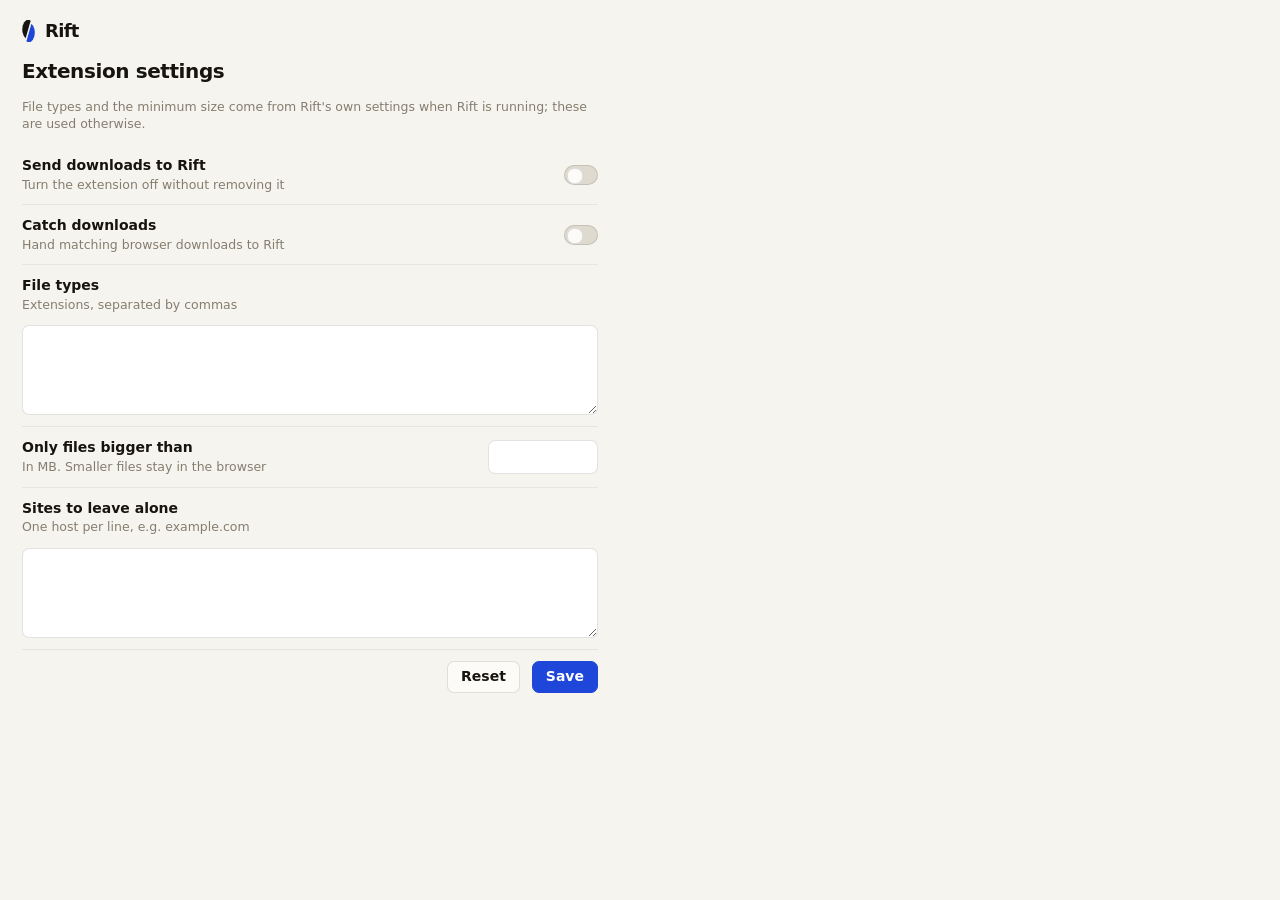
<file: browser/src/options.html>
<!doctype html>
<html lang="en">
<head>
  <meta charset="utf-8">
  <title>Rift extension settings</title>
  <link rel="stylesheet" href="style.css">
  <style>
    body { padding: 18px 22px 24px; max-width: 620px; }
    h1 { font-size: 20px; letter-spacing: -.02em; margin: 14px 0 4px; }
    textarea.field { height: 90px; padding: 9px 11px; resize: vertical; font-family: var(--mono); font-size: 12.5px; }
    .stack { flex-direction: column; align-items: stretch; }
    .num { width: 110px; }
    #saved { color: var(--success); font-size: 12.5px; opacity: 0; transition: opacity var(--base); }
    #saved.on { opacity: 1; }
  </style>
</head>
<body>
  <div class="brand">
    <svg viewBox="13 0 38 64" aria-hidden="true"><path transform="translate(-1.1 -4.6)" fill="currentColor" d="M39.24 6.66A17 28 0 1 0 24.76 57.34Z"/><path transform="translate(1.1 4.6)" fill="var(--accent)" d="M39.24 6.66A17 28 0 1 1 24.76 57.34Z"/></svg>
    <b>Rift</b>
  </div>
  <h1>Extension settings</h1>
  <p class="muted">File types and the minimum size come from Rift's own settings when Rift is running; these are used otherwise.</p>

  <label class="row">
    <div><div class="label">Send downloads to Rift</div><div class="muted">Turn the extension off without removing it</div></div>
    <span class="switch" data-tip="Enabled"><input type="checkbox" id="enabled" aria-label="Enabled"><span></span></span>
  </label>
  <label class="row">
    <div><div class="label">Catch downloads</div><div class="muted">Hand matching browser downloads to Rift</div></div>
    <span class="switch" data-tip="Take over downloads"><input type="checkbox" id="takeOver" aria-label="Catch downloads"><span></span></span>
  </label>
  <div class="row stack">
    <div><div class="label">File types</div><div class="muted">Extensions, separated by commas</div></div>
    <textarea class="field" id="types" aria-label="File types"></textarea>
  </div>
  <label class="row">
    <div><div class="label">Only files bigger than</div><div class="muted">In MB. Smaller files stay in the browser</div></div>
    <input class="field num" type="number" min="0" id="minMB" aria-label="Minimum size in MB">
  </label>
  <div class="row stack">
    <div><div class="label">Sites to leave alone</div><div class="muted">One host per line, e.g. example.com</div></div>
    <textarea class="field" id="skipSites" aria-label="Skipped sites"></textarea>
  </div>
  <div class="row" style="border:0">
    <div><span id="saved">Saved</span></div>
    <button class="btn" id="reset" data-tip="Restore defaults">Reset</button>
    <button class="btn primary" id="save" data-tip="Save these settings">Save</button>
  </div>
  <script src="logic.js"></script>
  <script src="options.js"></script>
</body>
</html>
</file>
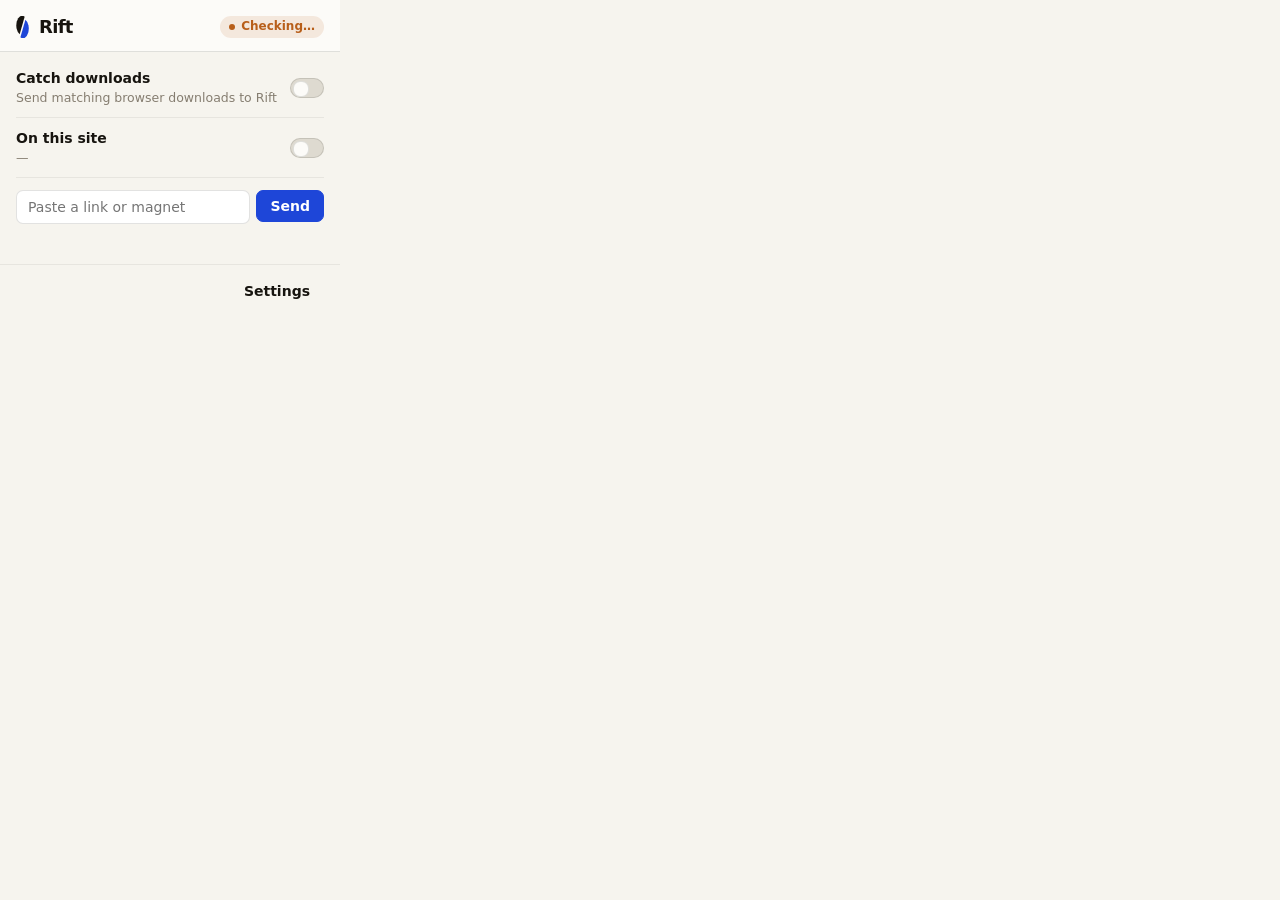
<file: browser/src/popup.html>
<!doctype html>
<html lang="en">
<head>
  <meta charset="utf-8">
  <title>Rift</title>
  <link rel="stylesheet" href="style.css">
  <style>
    body { width: 340px; }
    header { display: flex; align-items: center; justify-content: space-between; padding: 14px 16px 12px; border-bottom: 1px solid var(--line); background: var(--raised); }
    main { padding: 6px 16px 14px; }
    form { display: flex; gap: 6px; margin-top: 12px; }
    .notice { margin: 12px 0 2px; padding: 10px 12px; border-radius: var(--r-md); background: var(--accent-soft); font-size: 13px; }
    .notice a { color: var(--accent); font-weight: 600; }
    footer { display: flex; justify-content: space-between; align-items: center; padding: 10px 16px; border-top: 1px solid var(--line-soft); }
    #msg { min-height: 18px; margin-top: 8px; font-size: 12.5px; }
    #msg.err { color: var(--danger); } #msg.ok { color: var(--success); }
  </style>
</head>
<body>
  <header>
    <div class="brand">
      <svg viewBox="13 0 38 64" aria-hidden="true"><path transform="translate(-1.1 -4.6)" fill="currentColor" d="M39.24 6.66A17 28 0 1 0 24.76 57.34Z"/><path transform="translate(1.1 4.6)" fill="var(--accent)" d="M39.24 6.66A17 28 0 1 1 24.76 57.34Z"/></svg>
      <b>Rift</b>
    </div>
    <span id="status" class="status off"><i></i><span>Checking…</span></span>
  </header>
  <main>
    <div id="missing" class="notice" hidden>
      Rift isn't installed on this computer, or it hasn't run yet.
      <a href="https://rift.solarquack.in/download" target="_blank" rel="noopener">Get Rift</a>, open it once, then reopen this.
    </div>
    <label class="row">
      <div><div class="label">Catch downloads</div><div class="muted">Send matching browser downloads to Rift</div></div>
      <span class="switch" data-tip="Take over downloads"><input type="checkbox" id="takeOver" aria-label="Catch downloads"><span></span></span>
    </label>
    <label class="row">
      <div><div class="label">On this site</div><div class="muted" id="site">—</div></div>
      <span class="switch" data-tip="Catch downloads on this site"><input type="checkbox" id="siteOn" aria-label="Catch downloads on this site"><span></span></span>
    </label>
    <form id="send">
      <input class="field" id="url" placeholder="Paste a link or magnet" aria-label="Link or magnet" autocomplete="off">
      <button class="btn primary" type="submit" data-tip="Send to Rift">Send</button>
    </form>
    <div id="msg" role="status"></div>
  </main>
  <footer>
    <span class="muted" id="ver"></span>
    <button class="btn ghost" id="options" data-tip="Extension settings">Settings</button>
  </footer>
  <script src="logic.js"></script>
  <script src="popup.js"></script>
</body>
</html>
</file>
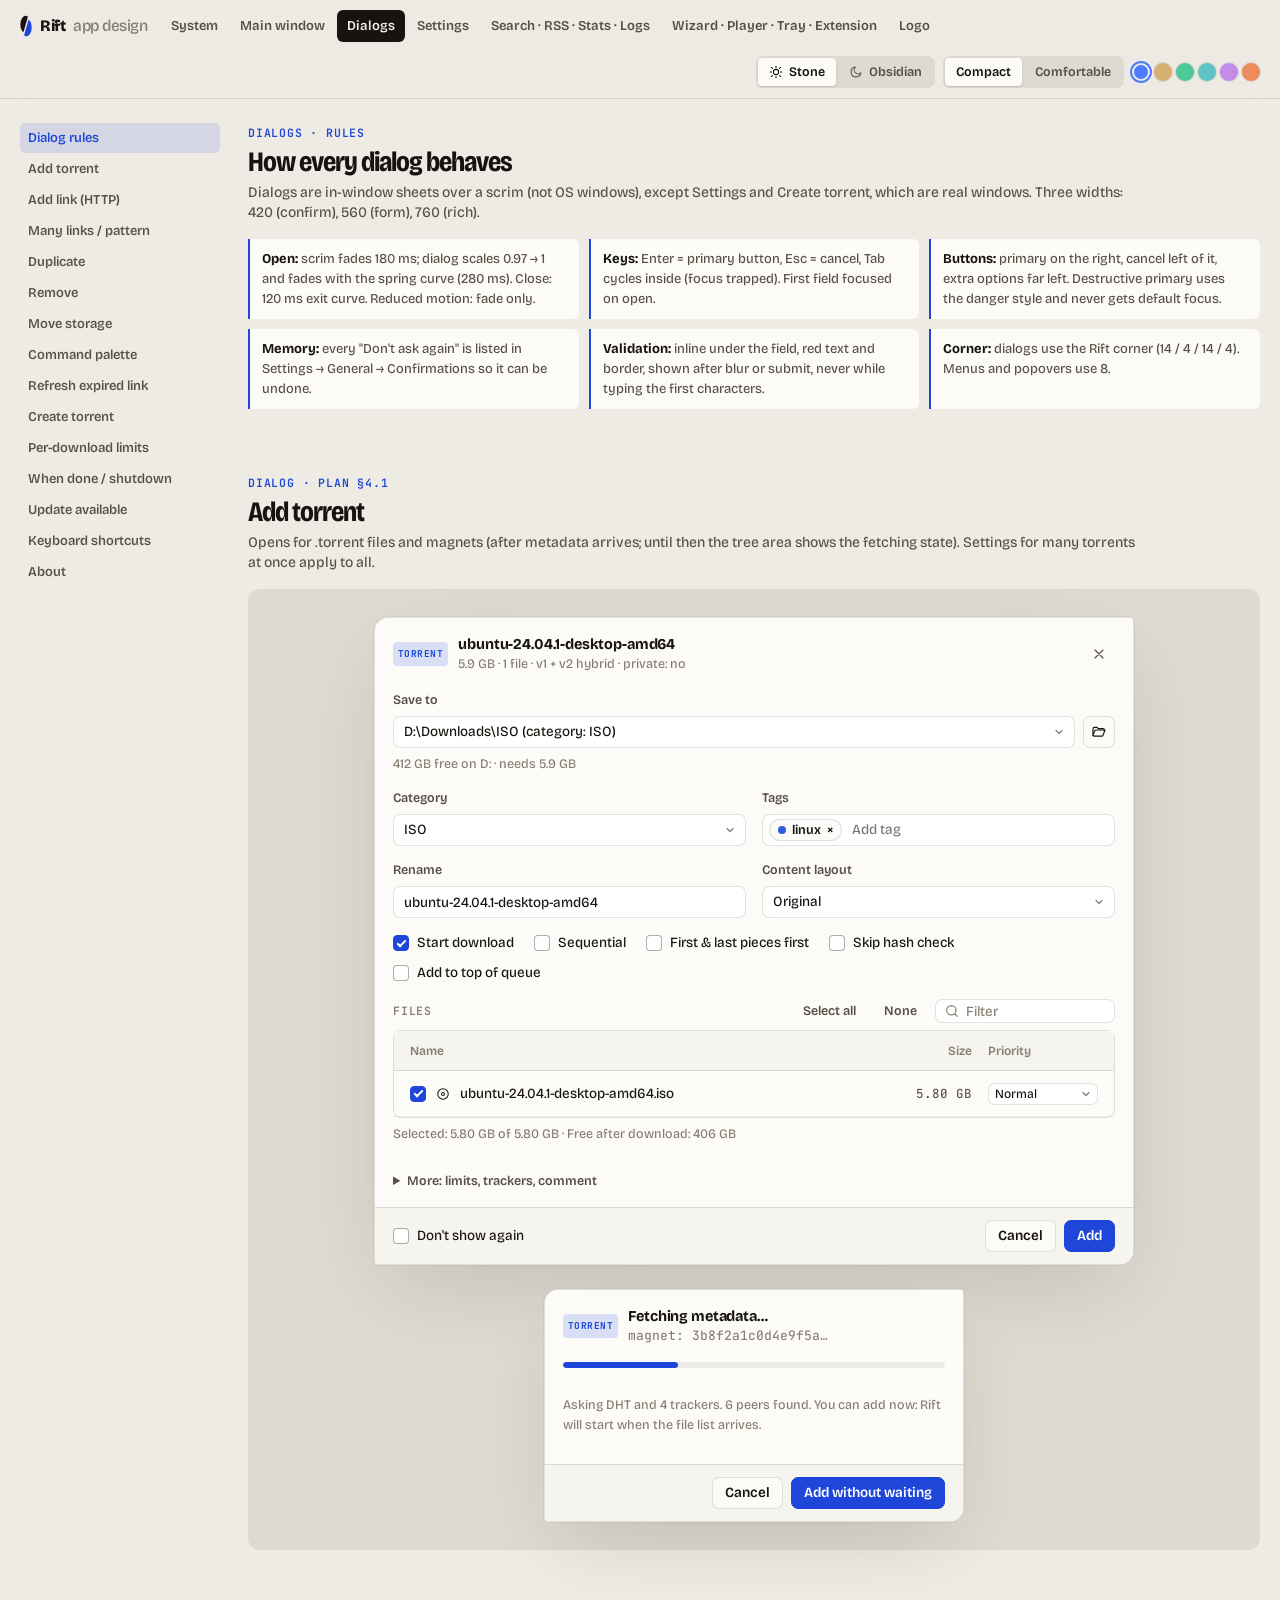
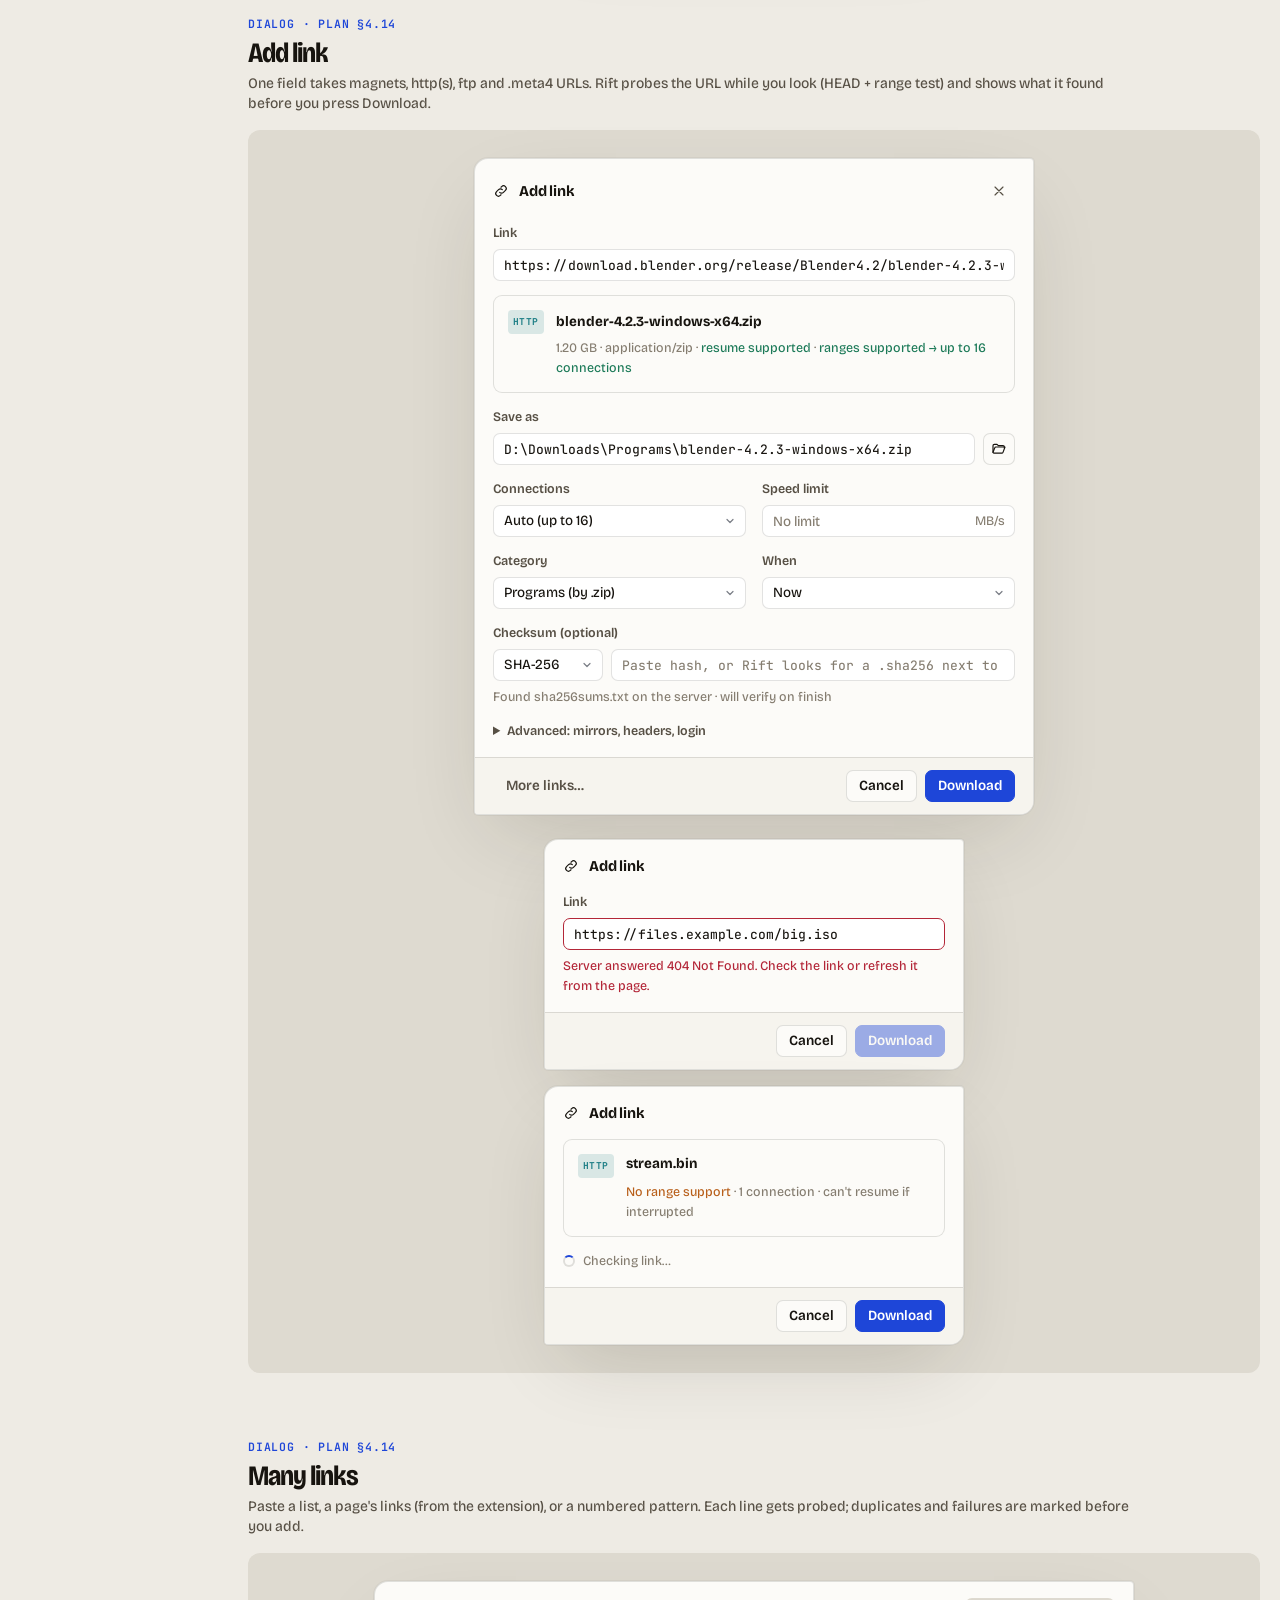
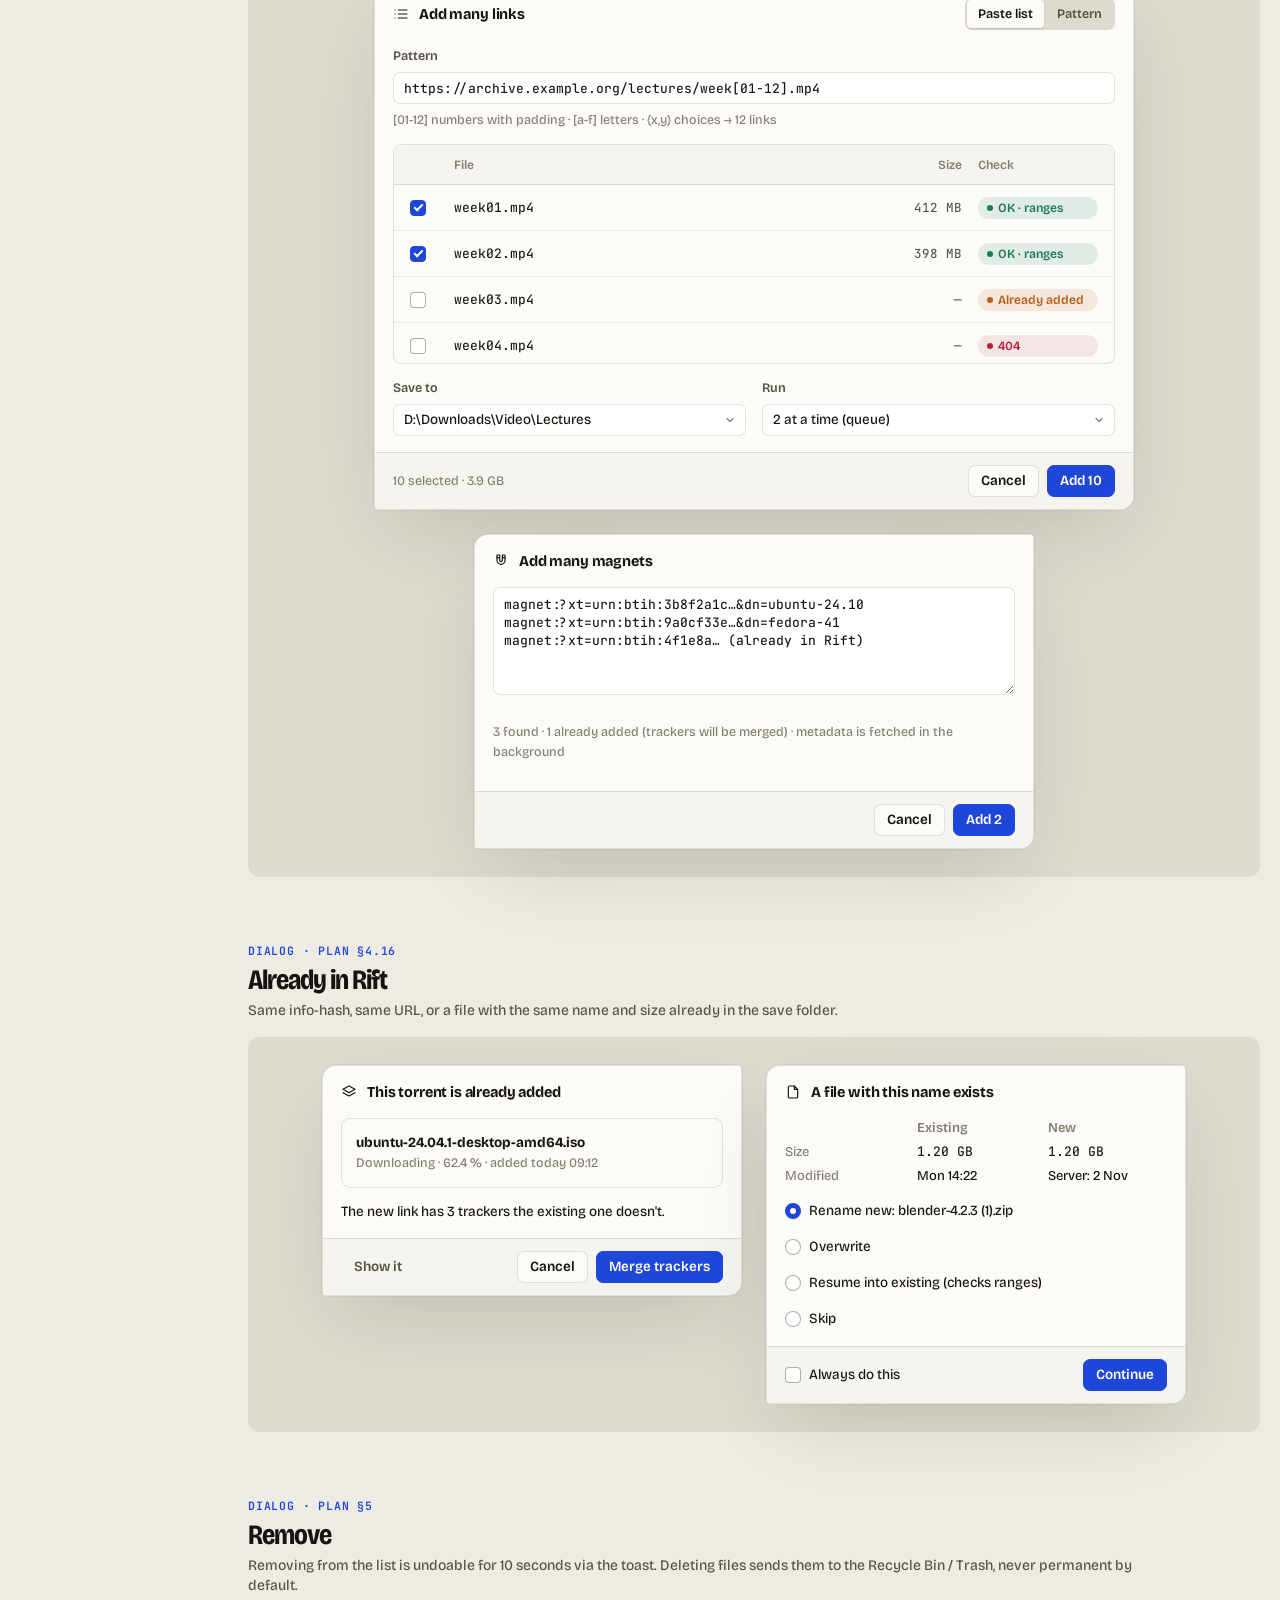
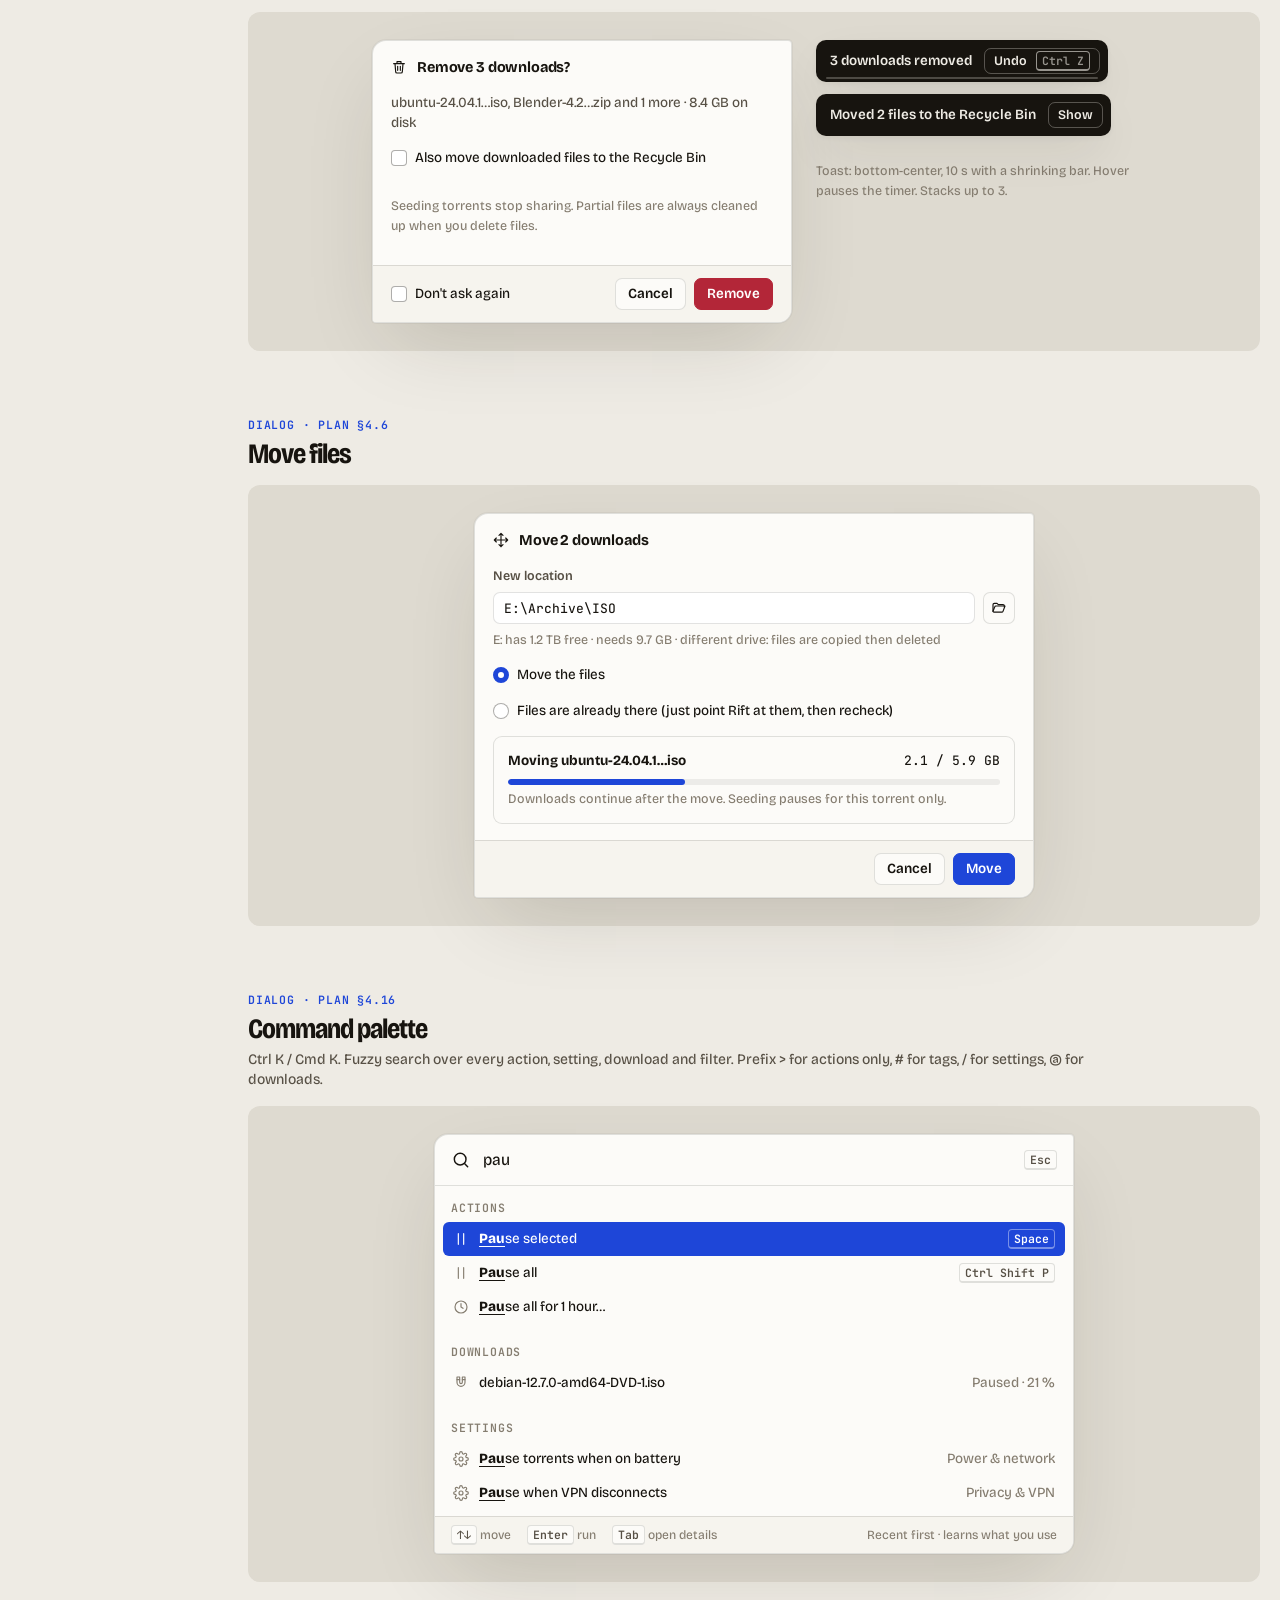
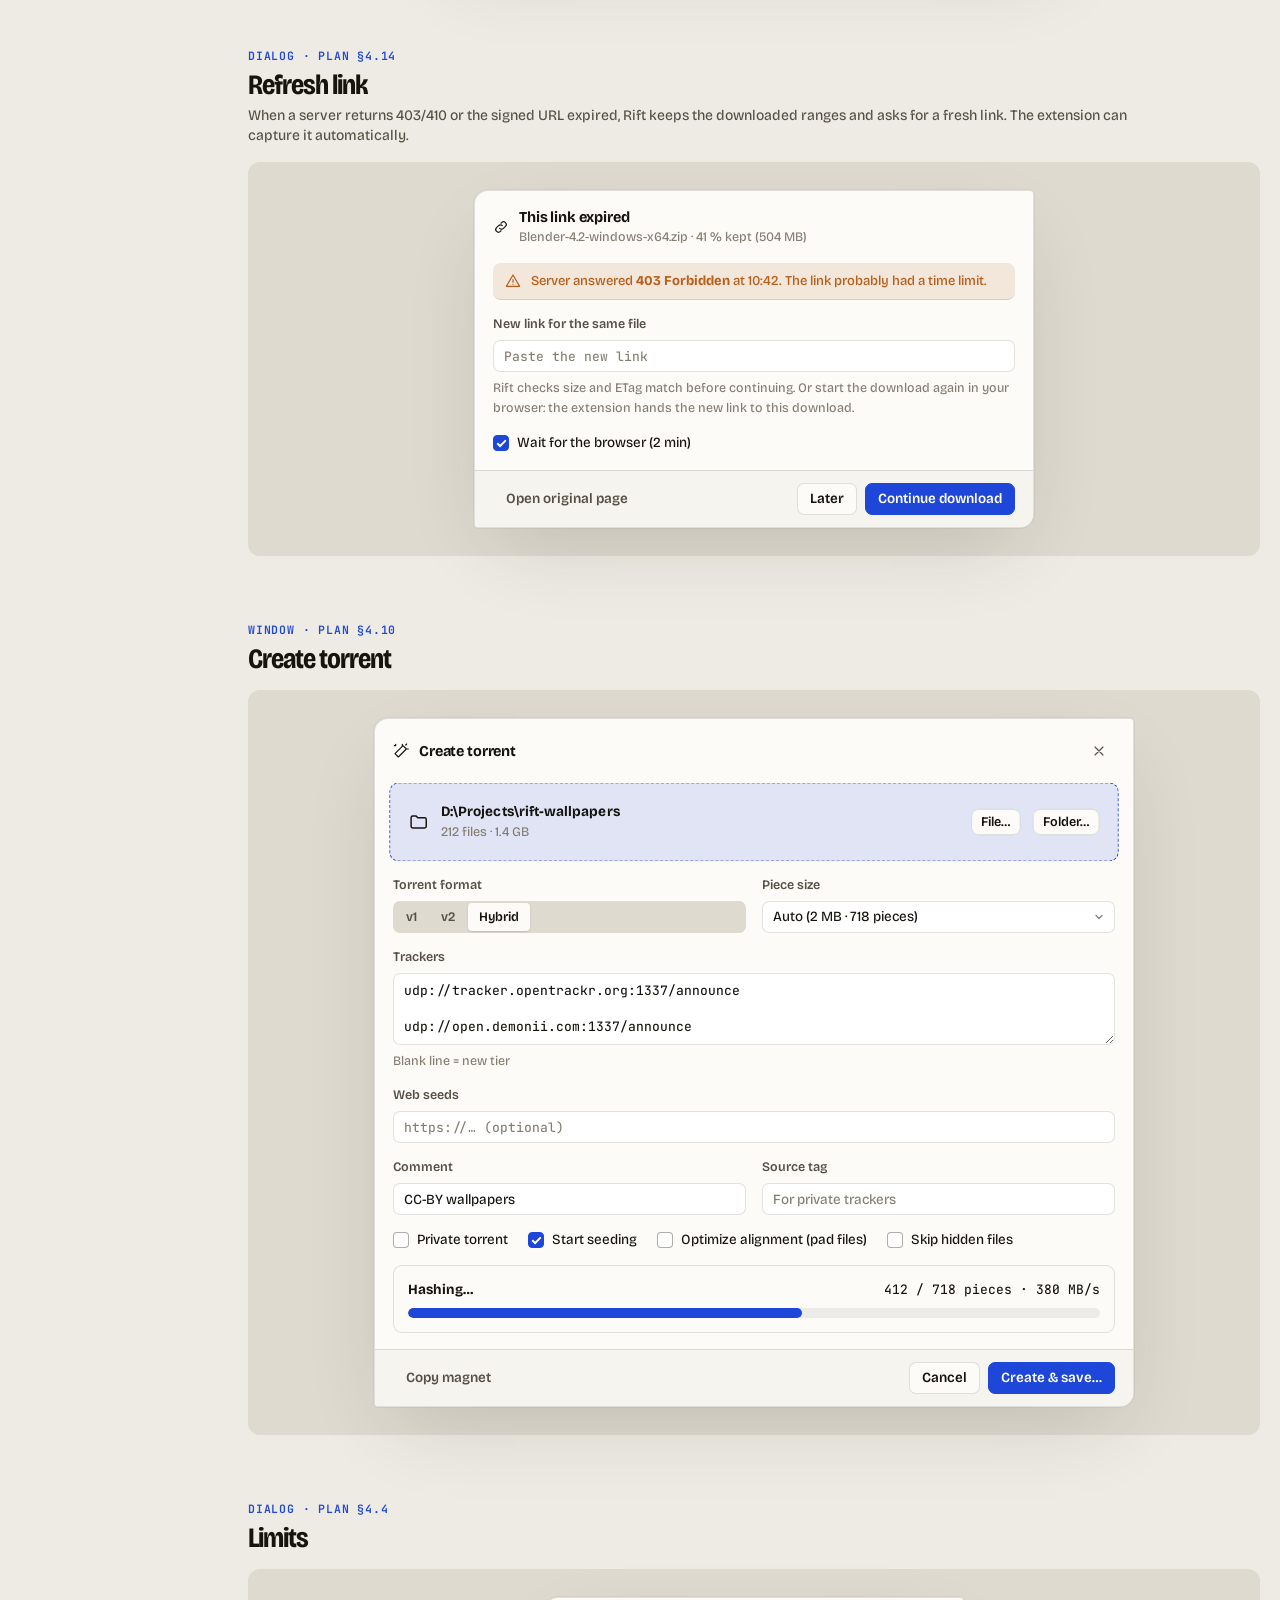
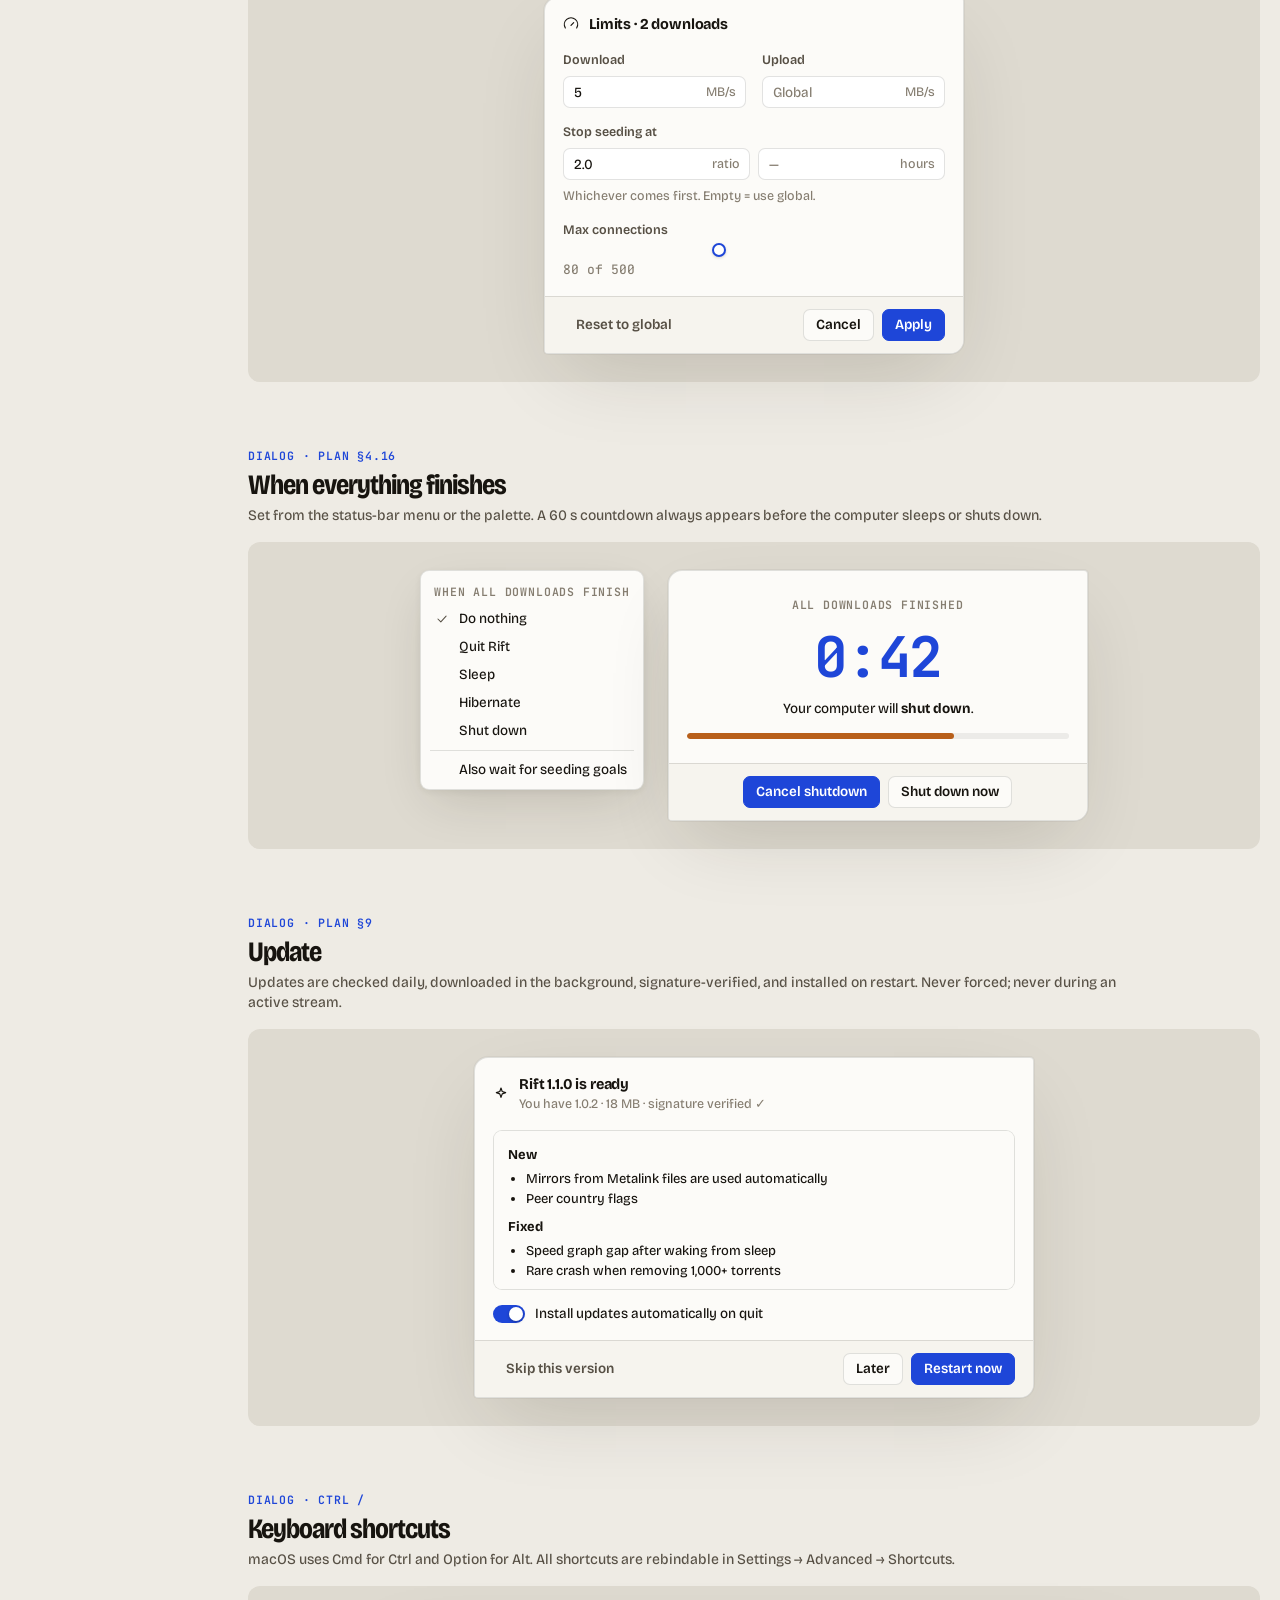
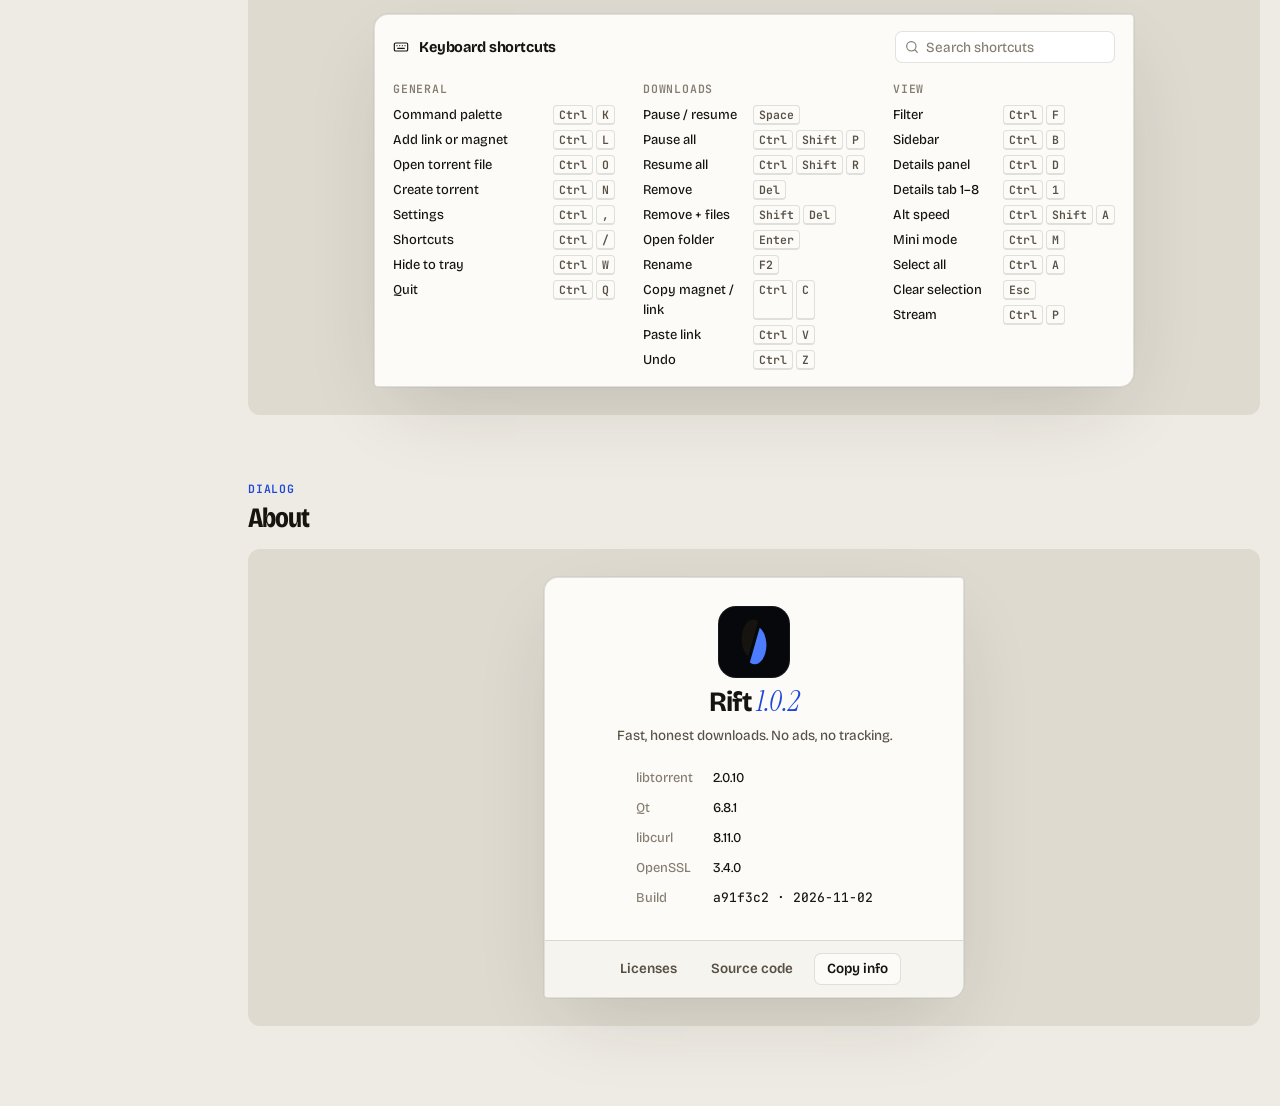
<file: design/app/dialogs.html>
<!DOCTYPE html>
<html lang="en">
<head>
<meta charset="utf-8">
<meta name="viewport" content="width=device-width, initial-scale=1">
<title>Rift App Design: Dialogs</title>
<link rel="preconnect" href="https://fonts.googleapis.com"><link rel="preconnect" href="https://fonts.gstatic.com" crossorigin>
<link rel="stylesheet" href="https://fonts.googleapis.com/css2?family=Bricolage+Grotesque:opsz,wdth,wght@12..96,75..100,200..800&family=Instrument+Serif:ital@0;1&family=JetBrains+Mono:wght@400;500;600;700&display=swap">
<link rel="stylesheet" href="app.css">
<style>
.dlg.w420{width:420px}.dlg.w560{width:560px}.dlg.w760{width:760px}
.pal{width:640px}
.pal .pin{display:flex;align-items:center;gap:10px;padding:14px 16px;border-bottom:1px solid var(--line)}
.pal .pin input{flex:1;border:0;background:transparent;font:inherit;font-size:16px;color:var(--text);outline:none}
.pal .grp{padding:6px 8px}
.pal .grp .cap{padding:6px 8px 4px;display:block}
.pal .it{display:flex;align-items:center;gap:10px;height:34px;padding:0 10px;border-radius:6px;color:var(--text)}
.pal .it .ico{color:var(--text3)}
.pal .it.hl{background:var(--accent);color:var(--on-accent)}
.pal .it.hl .ico,.pal .it.hl .t3,.pal .it.hl .kbd{color:var(--on-accent)}
.pal .it.hl .kbd{background:transparent;border-color:rgba(255,255,255,.4)}
.pal .it mark{background:none;color:inherit;font-weight:800;text-decoration:underline;text-underline-offset:3px}
.pal .it .r{margin-left:auto;display:flex;gap:6px;align-items:center}
.pal .foot{display:flex;gap:16px;padding:8px 16px;border-top:1px solid var(--line);font-size:12.5px;color:var(--text3);background:var(--surface)}
.countdown{font-size:56px;line-height:1;font-weight:700;letter-spacing:-.04em;font-variation-settings:"wdth" 80,"opsz" 96;color:var(--accent)}
.shk{display:grid;grid-template-columns:repeat(3,1fr);gap:18px 28px}
.shk h5{margin:0 0 6px}
.shk dl{display:grid;grid-template-columns:1fr auto;gap:5px 10px;margin:0;font-size:13.5px}
.shk dd{margin:0;display:flex;gap:3px}
.prev{display:grid;grid-template-columns:auto 1fr auto;gap:6px 10px;font-size:13px;align-items:center}
.diffrow{display:grid;grid-template-columns:120px 1fr 1fr;gap:4px 12px;font-size:13.5px}
.diffrow b{font-weight:600;color:var(--text3)}
.about-logo{width:72px;height:72px;border-radius:18px;background:#07080B;box-shadow:inset 0 0 0 1px rgba(225,232,255,.07);display:grid;place-items:center;color:#ECEEF3}
.about-logo .rh{fill:#4C7DFF}
.about-logo svg{width:26px;height:44px}
</style>
</head>
<body class="proto">
<main class="pmain">
  <nav class="pidx" aria-label="Screens"></nav>
  <div class="screens">

  <section class="scr" id="dlg-rules" data-t="Dialog rules">
    <header><span class="cap">Dialogs · rules</span><h2>How every dialog behaves</h2><p>Dialogs are in-window sheets over a scrim (not OS windows), except Settings and Create torrent, which are real windows. Three widths: 420 (confirm), 560 (form), 760 (rich).</p></header>
    <div class="notes">
      <div class="note"><b>Open:</b> scrim fades 180 ms; dialog scales 0.97 → 1 and fades with the spring curve (280 ms). Close: 120 ms exit curve. Reduced motion: fade only.</div>
      <div class="note"><b>Keys:</b> Enter = primary button, Esc = cancel, Tab cycles inside (focus trapped). First field focused on open.</div>
      <div class="note"><b>Buttons:</b> primary on the right, cancel left of it, extra options far left. Destructive primary uses the danger style and never gets default focus.</div>
      <div class="note"><b>Memory:</b> every "Don't ask again" is listed in Settings → General → Confirmations so it can be undone.</div>
      <div class="note"><b>Validation:</b> inline under the field, red text and border, shown after blur or submit, never while typing the first characters.</div>
      <div class="note"><b>Corner:</b> dialogs use the Rift corner (14 / 4 / 14 / 4). Menus and popovers use 8.</div>
    </div>
  </section>

  <section class="scr" id="addt" data-t="Add torrent">
    <header><span class="cap">Dialog · PLAN §4.1</span><h2>Add torrent</h2><p>Opens for .torrent files and magnets (after metadata arrives; until then the tree area shows the fetching state). Settings for many torrents at once apply to all.</p></header>
    <div class="stage center">
      <div class="dlg w760" role="dialog" aria-labelledby="addt-h">
        <div class="dlg-h"><span class="kind bt">TORRENT</span><div><h3 id="addt-h">ubuntu-24.04.1-desktop-amd64</h3><div class="sub">5.9 GB · 1 file · v1 + v2 hybrid · private: no</div></div><span class="grow"></span><button class="btn ghost icon" aria-label="Close"><i data-i="x"></i></button></div>
        <div class="dlg-b">
          <div class="fgrid">
            <div class="field full"><label class="lbl" for="sp">Save to</label><div class="row-f"><select class="select grow" id="sp"><option>D:\Downloads\ISO  (category: ISO)</option><option>D:\Downloads</option><option>E:\Media\Linux</option><option>Browse…</option></select><button class="btn icon" aria-label="Browse"><i data-i="folderOpen"></i></button></div><span class="help">412 GB free on D: · needs 5.9 GB</span></div>
            <div class="field"><label class="lbl">Category</label><select class="select"><option>ISO</option><option>Video</option><option>None</option><option>New category…</option></select></div>
            <div class="field"><label class="lbl">Tags</label><div class="input row-f" style="height:auto;min-height:var(--ctl);flex-wrap:wrap;padding:3px 6px"><span class="chip" style="--c:#2F5BE0"><i></i>linux<span aria-label="Remove tag">×</span></span><input style="border:0;background:none;outline:none;flex:1;min-width:60px;font:inherit;color:var(--text)" placeholder="Add tag"></div></div>
            <div class="field"><label class="lbl">Rename</label><input class="input" value="ubuntu-24.04.1-desktop-amd64"></div>
            <div class="field"><label class="lbl">Content layout</label><select class="select"><option>Original</option><option>Create subfolder</option><option>Don't create subfolder</option></select></div>
          </div>
          <div class="row-f" style="flex-wrap:wrap;gap:8px 20px">
            <label class="chk"><input type="checkbox" checked>Start download</label>
            <label class="chk"><input type="checkbox">Sequential</label>
            <label class="chk"><input type="checkbox">First &amp; last pieces first</label>
            <label class="chk"><input type="checkbox">Skip hash check</label>
            <label class="chk"><input type="checkbox">Add to top of queue</label>
          </div>
          <div>
            <div class="row-f" style="margin-bottom:6px"><span class="cap">Files</span><span class="grow"></span><button class="btn sm ghost">Select all</button><button class="btn sm ghost">None</button><div class="ig" style="width:180px"><i data-i="search"></i><input class="input" placeholder="Filter" style="height:24px"></div></div>
            <div class="tbl" style="--cols:minmax(0,1fr) 90px 110px;border:1px solid var(--line);border-radius:8px">
              <div class="th"><span>Name</span><span class="r">Size</span><span>Priority</span></div>
              <div class="tr"><div class="nm"><label class="chk"><input type="checkbox" checked></label><i data-i="disc" class="s"></i><span class="ell">ubuntu-24.04.1-desktop-amd64.iso</span></div><span class="num r">5.80 GB</span><select class="select inlinesel" style="height:22px;font-size:12.5px"><option>Normal</option><option>High</option><option>Skip</option></select></div>
            </div>
            <p class="help" style="margin-top:6px">Selected: 5.80 GB of 5.80 GB · Free after download: 406 GB</p>
          </div>
          <details><summary class="lbl" style="cursor:pointer">More: limits, trackers, comment</summary>
            <div class="fgrid" style="margin-top:10px"><div class="field"><label class="lbl">Download limit</label><div class="ig"><input class="input" placeholder="No limit"><span class="unit">MB/s</span></div></div><div class="field"><label class="lbl">Upload limit</label><div class="ig"><input class="input" placeholder="No limit"><span class="unit">MB/s</span></div></div><div class="field full"><label class="lbl">Extra trackers</label><textarea class="input" rows="2" placeholder="One per line"></textarea></div></div>
          </details>
        </div>
        <div class="dlg-f"><label class="chk"><input type="checkbox">Don't show again</label><span class="grow"></span><button class="btn">Cancel</button><button class="btn primary">Add</button></div>
      </div>
      <div class="dlg w420"><div class="dlg-h"><span class="kind bt">TORRENT</span><div><h3>Fetching metadata…</h3><div class="sub mono">magnet: 3b8f2a1c0d4e9f5a…</div></div></div>
        <div class="dlg-b"><div class="prog indet"><i></i></div><p class="help">Asking DHT and 4 trackers. 6 peers found. You can add now: Rift will start when the file list arrives.</p></div>
        <div class="dlg-f"><span class="grow"></span><button class="btn">Cancel</button><button class="btn primary">Add without waiting</button></div></div>
    </div>
  </section>

  <section class="scr" id="addl" data-t="Add link (HTTP)">
    <header><span class="cap">Dialog · PLAN §4.14</span><h2>Add link</h2><p>One field takes magnets, http(s), ftp and .meta4 URLs. Rift probes the URL while you look (HEAD + range test) and shows what it found before you press Download.</p></header>
    <div class="stage center">
      <div class="dlg w560">
        <div class="dlg-h"><i data-i="link"></i><h3>Add link</h3><span class="grow"></span><button class="btn ghost icon" aria-label="Close"><i data-i="x"></i></button></div>
        <div class="dlg-b">
          <div class="field"><label class="lbl">Link</label><input class="input mono" value="https://download.blender.org/release/Blender4.2/blender-4.2.3-windows-x64.zip"></div>
          <div class="card" style="display:grid;grid-template-columns:auto 1fr;gap:4px 12px;align-items:center">
            <span class="kind http">HTTP</span><b class="ell">blender-4.2.3-windows-x64.zip</b>
            <span></span><span class="help">1.20 GB · application/zip · <span class="ok">resume supported</span> · <span class="ok">ranges supported → up to 16 connections</span></span>
          </div>
          <div class="fgrid">
            <div class="field full"><label class="lbl">Save as</label><div class="row-f"><input class="input grow mono" value="D:\Downloads\Programs\blender-4.2.3-windows-x64.zip"><button class="btn icon" aria-label="Browse"><i data-i="folderOpen"></i></button></div></div>
            <div class="field"><label class="lbl">Connections</label><select class="select"><option>Auto (up to 16)</option><option>1</option><option>4</option><option>8</option><option>16</option><option>32</option></select></div>
            <div class="field"><label class="lbl">Speed limit</label><div class="ig"><input class="input" placeholder="No limit"><span class="unit">MB/s</span></div></div>
            <div class="field"><label class="lbl">Category</label><select class="select"><option>Programs (by .zip)</option><option>None</option></select></div>
            <div class="field"><label class="lbl">When</label><select class="select"><option>Now</option><option>Night queue (02:00)</option><option>Add paused</option></select></div>
            <div class="field full"><label class="lbl">Checksum (optional)</label><div class="row-f"><select class="select" style="width:110px"><option>SHA-256</option><option>SHA-1</option><option>MD5</option></select><input class="input grow mono" placeholder="Paste hash, or Rift looks for a .sha256 next to the file"></div><span class="help ok">Found sha256sums.txt on the server · will verify on finish</span></div>
          </div>
          <details><summary class="lbl" style="cursor:pointer">Advanced: mirrors, headers, login</summary>
            <div class="fgrid" style="margin-top:10px"><div class="field full"><label class="lbl">Mirrors</label><textarea class="input mono" rows="2" placeholder="One URL per line · must be the same file"></textarea></div><div class="field"><label class="lbl">Referrer</label><input class="input mono" value="https://www.blender.org/download/"></div><div class="field"><label class="lbl">User agent</label><select class="select"><option>Rift (default)</option><option>Browser's (from extension)</option><option>Custom…</option></select></div><div class="field"><label class="lbl">Username</label><input class="input"></div><div class="field"><label class="lbl">Password</label><input class="input" type="password"><span class="help">Stored in the OS keychain</span></div></div>
          </details>
        </div>
        <div class="dlg-f"><button class="btn ghost">More links…</button><span class="grow"></span><button class="btn">Cancel</button><button class="btn primary">Download</button></div>
      </div>
      <div style="display:flex;flex-direction:column;gap:16px">
        <div class="dlg w420"><div class="dlg-h"><i data-i="link"></i><h3>Add link</h3></div><div class="dlg-b"><div class="field"><label class="lbl">Link</label><input class="input mono" value="https://files.example.com/big.iso" style="border-color:var(--danger)"><span class="help err">Server answered 404 Not Found. Check the link or refresh it from the page.</span></div></div><div class="dlg-f"><span class="grow"></span><button class="btn">Cancel</button><button class="btn primary" disabled>Download</button></div></div>
        <div class="dlg w420"><div class="dlg-h"><i data-i="link"></i><h3>Add link</h3></div><div class="dlg-b"><div class="card" style="display:grid;grid-template-columns:auto 1fr;gap:4px 12px"><span class="kind http">HTTP</span><b>stream.bin</b><span></span><span class="help"><span class="warn">No range support</span> · 1 connection · can't resume if interrupted</span></div><div class="row-f help"><span class="spin" style="width:12px;height:12px;border:2px solid var(--line);border-top-color:var(--accent);border-radius:50%;display:inline-block"></span>Checking link…</div></div><div class="dlg-f"><span class="grow"></span><button class="btn">Cancel</button><button class="btn primary">Download</button></div></div>
      </div>
    </div>
  </section>

  <section class="scr" id="batch" data-t="Many links / pattern">
    <header><span class="cap">Dialog · PLAN §4.14</span><h2>Many links</h2><p>Paste a list, a page's links (from the extension), or a numbered pattern. Each line gets probed; duplicates and failures are marked before you add.</p></header>
    <div class="stage center">
      <div class="dlg w760">
        <div class="dlg-h"><i data-i="list"></i><h3>Add many links</h3><span class="grow"></span><div class="seg"><button aria-pressed="true">Paste list</button><button>Pattern</button></div></div>
        <div class="dlg-b">
          <div class="field"><label class="lbl">Pattern</label><input class="input mono" value="https://archive.example.org/lectures/week[01-12].mp4"><span class="help">[01-12] numbers with padding · [a-f] letters · {x,y} choices → 12 links</span></div>
          <div class="tbl" style="--cols:28px minmax(0,1fr) 90px 120px;border:1px solid var(--line);border-radius:8px;max-height:220px;overflow:auto">
            <div class="th"><span></span><span>File</span><span class="r">Size</span><span>Check</span></div>
            <div class="tr"><label class="chk"><input type="checkbox" checked></label><span class="mono ell">week01.mp4</span><span class="num r">412 MB</span><span class="badge st-seeding">OK · ranges</span></div>
            <div class="tr"><label class="chk"><input type="checkbox" checked></label><span class="mono ell">week02.mp4</span><span class="num r">398 MB</span><span class="badge st-seeding">OK · ranges</span></div>
            <div class="tr"><label class="chk"><input type="checkbox"></label><span class="mono ell">week03.mp4</span><span class="num r">—</span><span class="badge st-stalled">Already added</span></div>
            <div class="tr"><label class="chk"><input type="checkbox"></label><span class="mono ell">week04.mp4</span><span class="num r">—</span><span class="badge st-error">404</span></div>
            <div class="tr"><label class="chk"><input type="checkbox" checked></label><span class="mono ell">week05.mp4</span><span class="num r">—</span><span class="badge st-checking">Checking…</span></div>
          </div>
          <div class="fgrid"><div class="field"><label class="lbl">Save to</label><select class="select"><option>D:\Downloads\Video\Lectures</option></select></div><div class="field"><label class="lbl">Run</label><select class="select"><option>2 at a time (queue)</option><option>All at once</option><option>Night queue</option></select></div></div>
        </div>
        <div class="dlg-f"><span class="help">10 selected · 3.9 GB</span><span class="grow"></span><button class="btn">Cancel</button><button class="btn primary">Add 10</button></div>
      </div>
      <div class="dlg w560">
        <div class="dlg-h"><i data-i="magnet"></i><h3>Add many magnets</h3></div>
        <div class="dlg-b"><textarea class="input mono" rows="5">magnet:?xt=urn:btih:3b8f2a1c…&dn=ubuntu-24.10
magnet:?xt=urn:btih:9a0cf33e…&dn=fedora-41
magnet:?xt=urn:btih:4f1e8a… (already in Rift)</textarea><p class="help">3 found · 1 already added (trackers will be merged) · metadata is fetched in the background</p></div>
        <div class="dlg-f"><span class="grow"></span><button class="btn">Cancel</button><button class="btn primary">Add 2</button></div>
      </div>
    </div>
  </section>

  <section class="scr" id="dup" data-t="Duplicate">
    <header><span class="cap">Dialog · PLAN §4.16</span><h2>Already in Rift</h2><p>Same info-hash, same URL, or a file with the same name and size already in the save folder.</p></header>
    <div class="stage center">
      <div class="dlg w420"><div class="dlg-h"><i data-i="layers"></i><h3>This torrent is already added</h3></div>
        <div class="dlg-b"><div class="card"><b>ubuntu-24.04.1-desktop-amd64.iso</b><div class="help">Downloading · 62.4 % · added today 09:12</div></div><p style="margin:0">The new link has 3 trackers the existing one doesn't.</p></div>
        <div class="dlg-f"><button class="btn ghost">Show it</button><span class="grow"></span><button class="btn">Cancel</button><button class="btn primary">Merge trackers</button></div></div>
      <div class="dlg w420"><div class="dlg-h"><i data-i="file"></i><h3>A file with this name exists</h3></div>
        <div class="dlg-b"><div class="diffrow"><b></b><b>Existing</b><b>New</b><span class="t3">Size</span><span class="num">1.20 GB</span><span class="num">1.20 GB</span><span class="t3">Modified</span><span>Mon 14:22</span><span>Server: 2 Nov</span></div>
          <label class="rad"><input type="radio" name="dup" checked>Rename new: blender-4.2.3 (1).zip</label><label class="rad"><input type="radio" name="dup">Overwrite</label><label class="rad"><input type="radio" name="dup">Resume into existing (checks ranges)</label><label class="rad"><input type="radio" name="dup">Skip</label></div>
        <div class="dlg-f"><label class="chk"><input type="checkbox">Always do this</label><span class="grow"></span><button class="btn primary">Continue</button></div></div>
    </div>
  </section>

  <section class="scr" id="remove" data-t="Remove">
    <header><span class="cap">Dialog · PLAN §5</span><h2>Remove</h2><p>Removing from the list is undoable for 10 seconds via the toast. Deleting files sends them to the Recycle Bin / Trash, never permanent by default.</p></header>
    <div class="stage center">
      <div class="dlg w420"><div class="dlg-h"><i data-i="trash"></i><h3>Remove 3 downloads?</h3></div>
        <div class="dlg-b"><p style="margin:0" class="t2">ubuntu-24.04.1…iso, Blender-4.2…zip and 1 more · 8.4 GB on disk</p>
          <label class="chk"><input type="checkbox">Also move downloaded files to the Recycle Bin</label>
          <p class="help">Seeding torrents stop sharing. Partial files are always cleaned up when you delete files.</p></div>
        <div class="dlg-f"><label class="chk"><input type="checkbox">Don't ask again</label><span class="grow"></span><button class="btn">Cancel</button><button class="btn danger">Remove</button></div></div>
      <div style="display:flex;flex-direction:column;gap:12px;align-items:flex-start">
        <div class="toast" style="position:relative">3 downloads removed<button class="btn sm">Undo <span class="kbd" style="background:transparent;color:inherit;border-color:currentColor;opacity:.6">Ctrl Z</span></button><span class="tbar"><i></i></span></div>
        <div class="toast" style="position:relative">Moved 2 files to the Recycle Bin<button class="btn sm">Show</button></div>
        <p class="help" style="max-width:40ch">Toast: bottom-center, 10 s with a shrinking bar. Hover pauses the timer. Stacks up to 3.</p>
      </div>
    </div>
  </section>

  <section class="scr" id="move" data-t="Move storage">
    <header><span class="cap">Dialog · PLAN §4.6</span><h2>Move files</h2></header>
    <div class="stage center">
      <div class="dlg w560"><div class="dlg-h"><i data-i="move"></i><h3>Move 2 downloads</h3></div>
        <div class="dlg-b"><div class="field"><label class="lbl">New location</label><div class="row-f"><input class="input grow mono" value="E:\Archive\ISO"><button class="btn icon" aria-label="Browse"><i data-i="folderOpen"></i></button></div><span class="help">E: has 1.2 TB free · needs 9.7 GB · different drive: files are copied then deleted</span></div>
          <label class="rad"><input type="radio" name="mv" checked>Move the files</label><label class="rad"><input type="radio" name="mv">Files are already there (just point Rift at them, then recheck)</label>
          <div class="card"><div class="row-f"><b class="grow">Moving ubuntu-24.04.1…iso</b><span class="num">2.1 / 5.9 GB</span></div><div class="prog" style="margin:8px 0 4px"><i style="width:36%"></i></div><span class="help">Downloads continue after the move. Seeding pauses for this torrent only.</span></div></div>
        <div class="dlg-f"><span class="grow"></span><button class="btn">Cancel</button><button class="btn primary">Move</button></div></div>
    </div>
  </section>

  <section class="scr" id="palette" data-t="Command palette">
    <header><span class="cap">Dialog · PLAN §4.16</span><h2>Command palette</h2><p>Ctrl K / Cmd K. Fuzzy search over every action, setting, download and filter. Prefix &gt; for actions only, # for tags, / for settings, @ for downloads.</p></header>
    <div class="stage center">
      <div class="dlg pal">
        <div class="pin"><i data-i="search" class="l"></i><input value="pau" aria-label="Command"><span class="kbd">Esc</span></div>
        <div class="grp"><span class="cap">Actions</span>
          <div class="it hl"><i data-i="pause"></i><span><mark>Pau</mark>se selected</span><span class="r"><span class="kbd">Space</span></span></div>
          <div class="it"><i data-i="pause"></i><span><mark>Pau</mark>se all</span><span class="r"><span class="kbd">Ctrl Shift P</span></span></div>
          <div class="it"><i data-i="clock"></i><span><mark>Pau</mark>se all for 1 hour…</span></div></div>
        <div class="grp"><span class="cap">Downloads</span>
          <div class="it"><i data-i="magnet"></i><span>debian-12.7.0-amd64-DVD-1.iso</span><span class="r t3">Paused · 21 %</span></div></div>
        <div class="grp"><span class="cap">Settings</span>
          <div class="it"><i data-i="settings"></i><span><mark>Pau</mark>se torrents when on battery</span><span class="r t3">Power &amp; network</span></div>
          <div class="it"><i data-i="settings"></i><span><mark>Pau</mark>se when VPN disconnects</span><span class="r t3">Privacy &amp; VPN</span></div></div>
        <div class="foot"><span><span class="kbd">↑↓</span> move</span><span><span class="kbd">Enter</span> run</span><span><span class="kbd">Tab</span> open details</span><span style="margin-left:auto">Recent first · learns what you use</span></div>
      </div>
    </div>
  </section>

  <section class="scr" id="refresh" data-t="Refresh expired link">
    <header><span class="cap">Dialog · PLAN §4.14</span><h2>Refresh link</h2><p>When a server returns 403/410 or the signed URL expired, Rift keeps the downloaded ranges and asks for a fresh link. The extension can capture it automatically.</p></header>
    <div class="stage center">
      <div class="dlg w560"><div class="dlg-h"><i data-i="link"></i><div><h3>This link expired</h3><div class="sub">Blender-4.2-windows-x64.zip · 41 % kept (504 MB)</div></div></div>
        <div class="dlg-b"><div class="banner warn" style="border-radius:8px"><i data-i="alert"></i><span>Server answered <b>403 Forbidden</b> at 10:42. The link probably had a time limit.</span></div>
          <div class="field"><label class="lbl">New link for the same file</label><input class="input mono" placeholder="Paste the new link"><span class="help">Rift checks size and ETag match before continuing. Or start the download again in your browser: the extension hands the new link to this download.</span></div>
          <label class="chk"><input type="checkbox" checked>Wait for the browser (2 min)</label></div>
        <div class="dlg-f"><button class="btn ghost">Open original page</button><span class="grow"></span><button class="btn">Later</button><button class="btn primary">Continue download</button></div></div>
    </div>
  </section>

  <section class="scr" id="create" data-t="Create torrent">
    <header><span class="cap">Window · PLAN §4.10</span><h2>Create torrent</h2></header>
    <div class="stage center">
      <div class="dlg w760"><div class="dlg-h"><i data-i="wand"></i><h3>Create torrent</h3><span class="grow"></span><button class="btn ghost icon" aria-label="Close"><i data-i="x"></i></button></div>
        <div class="dlg-b">
          <div class="drop over"><i data-i="folder" class="l"></i><div class="grow"><b>D:\Projects\rift-wallpapers</b><div class="help">212 files · 1.4 GB</div></div><button class="btn sm">File…</button><button class="btn sm">Folder…</button></div>
          <div class="fgrid">
            <div class="field"><label class="lbl">Torrent format</label><div class="seg"><button>v1</button><button>v2</button><button aria-pressed="true">Hybrid</button></div></div>
            <div class="field"><label class="lbl">Piece size</label><select class="select"><option>Auto (2 MB · 718 pieces)</option><option>1 MB</option><option>4 MB</option><option>16 MB</option></select></div>
            <div class="field full"><label class="lbl">Trackers</label><textarea class="input mono" rows="3">udp://tracker.opentrackr.org:1337/announce

udp://open.demonii.com:1337/announce</textarea><span class="help">Blank line = new tier</span></div>
            <div class="field full"><label class="lbl">Web seeds</label><input class="input mono" placeholder="https://… (optional)"></div>
            <div class="field"><label class="lbl">Comment</label><input class="input" value="CC-BY wallpapers"></div>
            <div class="field"><label class="lbl">Source tag</label><input class="input" placeholder="For private trackers"></div>
          </div>
          <div class="row-f" style="gap:8px 20px;flex-wrap:wrap"><label class="chk"><input type="checkbox">Private torrent</label><label class="chk"><input type="checkbox" checked>Start seeding</label><label class="chk"><input type="checkbox">Optimize alignment (pad files)</label><label class="chk"><input type="checkbox">Skip hidden files</label></div>
          <div class="card"><div class="row-f"><b class="grow">Hashing…</b><span class="num">412 / 718 pieces · 380 MB/s</span></div><div class="prog thick" style="margin-top:8px"><i style="width:57%"></i></div></div>
        </div>
        <div class="dlg-f"><button class="btn ghost">Copy magnet</button><span class="grow"></span><button class="btn">Cancel</button><button class="btn primary">Create &amp; save…</button></div></div>
    </div>
  </section>

  <section class="scr" id="limits" data-t="Per-download limits">
    <header><span class="cap">Dialog · PLAN §4.4</span><h2>Limits</h2></header>
    <div class="stage center">
      <div class="dlg w420"><div class="dlg-h"><i data-i="speed"></i><h3>Limits · 2 downloads</h3></div>
        <div class="dlg-b"><div class="fgrid">
          <div class="field"><label class="lbl">Download</label><div class="ig"><input class="input" value="5"><span class="unit">MB/s</span></div></div>
          <div class="field"><label class="lbl">Upload</label><div class="ig"><input class="input" placeholder="Global"><span class="unit">MB/s</span></div></div>
          <div class="field full"><label class="lbl">Stop seeding at</label><div class="row-f"><div class="ig grow"><input class="input" value="2.0"><span class="unit">ratio</span></div><div class="ig grow"><input class="input" placeholder="—"><span class="unit">hours</span></div></div><span class="help">Whichever comes first. Empty = use global.</span></div>
          <div class="field full"><label class="lbl">Max connections</label><input class="range" type="range" value="40"><span class="help num">80 of 500</span></div></div></div>
        <div class="dlg-f"><button class="btn ghost">Reset to global</button><span class="grow"></span><button class="btn">Cancel</button><button class="btn primary">Apply</button></div></div>
    </div>
  </section>

  <section class="scr" id="shutdown" data-t="When done / shutdown">
    <header><span class="cap">Dialog · PLAN §4.16</span><h2>When everything finishes</h2><p>Set from the status-bar menu or the palette. A 60 s countdown always appears before the computer sleeps or shuts down.</p></header>
    <div class="stage center">
      <div class="menu"><div class="mh cap">When all downloads finish</div><div class="mi"><span class="chkm"><i data-i="check" class="s"></i></span>Do nothing</div><div class="mi"><span class="chkm"></span>Quit Rift</div><div class="mi"><span class="chkm"></span>Sleep</div><div class="mi"><span class="chkm"></span>Hibernate</div><div class="mi"><span class="chkm"></span>Shut down</div><div class="ms"></div><div class="mi"><span class="chkm"></span>Also wait for seeding goals</div></div>
      <div class="dlg w420" style="text-align:center"><div class="dlg-b" style="padding:24px 18px;align-items:center"><span class="cap">All downloads finished</span><div class="countdown num">0:42</div><p style="margin:0">Your computer will <b>shut down</b>.</p><div class="prog" style="width:100%"><i style="width:70%;--pc:var(--warning)"></i></div></div>
        <div class="dlg-f" style="justify-content:center"><button class="btn primary">Cancel shutdown</button><button class="btn">Shut down now</button></div></div>
    </div>
  </section>

  <section class="scr" id="update" data-t="Update available">
    <header><span class="cap">Dialog · PLAN §9</span><h2>Update</h2><p>Updates are checked daily, downloaded in the background, signature-verified, and installed on restart. Never forced; never during an active stream.</p></header>
    <div class="stage center">
      <div class="dlg w560"><div class="dlg-h"><i data-i="sparkle"></i><div><h3>Rift 1.1.0 is ready</h3><div class="sub">You have 1.0.2 · 18 MB · signature verified ✓</div></div></div>
        <div class="dlg-b"><div class="card" style="max-height:160px;overflow:auto;font-size:13.5px"><b>New</b><ul style="margin:4px 0 8px;padding-left:18px"><li>Mirrors from Metalink files are used automatically</li><li>Peer country flags</li></ul><b>Fixed</b><ul style="margin:4px 0 0;padding-left:18px"><li>Speed graph gap after waking from sleep</li><li>Rare crash when removing 1,000+ torrents</li></ul></div>
          <label class="sw"><input type="checkbox" checked>Install updates automatically on quit</label></div>
        <div class="dlg-f"><button class="btn ghost">Skip this version</button><span class="grow"></span><button class="btn">Later</button><button class="btn primary">Restart now</button></div></div>
    </div>
  </section>

  <section class="scr" id="keys" data-t="Keyboard shortcuts">
    <header><span class="cap">Dialog · Ctrl /</span><h2>Keyboard shortcuts</h2><p>macOS uses Cmd for Ctrl and Option for Alt. All shortcuts are rebindable in Settings → Advanced → Shortcuts.</p></header>
    <div class="stage center">
      <div class="dlg w760"><div class="dlg-h"><i data-i="keyboard"></i><h3>Keyboard shortcuts</h3><span class="grow"></span><div class="ig" style="width:220px"><i data-i="search"></i><input class="input" placeholder="Search shortcuts"></div></div>
        <div class="dlg-b"><div class="shk" id="shk"></div></div></div>
    </div>
  </section>

  <section class="scr" id="about" data-t="About">
    <header><span class="cap">Dialog</span><h2>About</h2></header>
    <div class="stage center">
      <div class="dlg w420" style="text-align:center"><div class="dlg-b" style="align-items:center;padding:28px 18px 18px">
        <div class="about-logo"><svg class="logo-mark" viewBox="13 0 38 64" aria-hidden="true"><path class="lh" transform="translate(-1.1 -4.6)" d="M39.24 6.66A17 28 0 1 0 24.76 57.34Z"/><path class="rh" transform="translate(1.1 4.6)" d="M39.24 6.66A17 28 0 1 1 24.76 57.34Z"/></svg></div>
        <h3 style="margin:0;font-size:28px;letter-spacing:-.04em">Rift <span class="serif" style="font-weight:400;color:var(--accent)">1.0.2</span></h3>
        <p class="t2" style="margin:0">Fast, honest downloads. No ads, no tracking.</p>
        <dl class="kv" style="text-align:left;margin-top:8px"><dt>libtorrent</dt><dd>2.0.10</dd><dt>Qt</dt><dd>6.8.1</dd><dt>libcurl</dt><dd>8.11.0</dd><dt>OpenSSL</dt><dd>3.4.0</dd><dt>Build</dt><dd class="mono">a91f3c2 · 2026-11-02</dd></dl></div>
        <div class="dlg-f" style="justify-content:center"><button class="btn ghost">Licenses</button><button class="btn ghost">Source code</button><button class="btn">Copy info</button></div></div>
    </div>
  </section>

  </div>
</main>
<script src="app.js"></script>
<script>
document.addEventListener('DOMContentLoaded', () => {
  const k = (s) => s.split(' ').map((x) => `<span class="kbd">${x}</span>`).join('');
  const G = {
    General: [['Command palette', 'Ctrl K'], ['Add link or magnet', 'Ctrl L'], ['Open torrent file', 'Ctrl O'], ['Create torrent', 'Ctrl N'], ['Settings', 'Ctrl ,'], ['Shortcuts', 'Ctrl /'], ['Hide to tray', 'Ctrl W'], ['Quit', 'Ctrl Q']],
    Downloads: [['Pause / resume', 'Space'], ['Pause all', 'Ctrl Shift P'], ['Resume all', 'Ctrl Shift R'], ['Remove', 'Del'], ['Remove + files', 'Shift Del'], ['Open folder', 'Enter'], ['Rename', 'F2'], ['Copy magnet / link', 'Ctrl C'], ['Paste link', 'Ctrl V'], ['Undo', 'Ctrl Z']],
    View: [['Filter', 'Ctrl F'], ['Sidebar', 'Ctrl B'], ['Details panel', 'Ctrl D'], ['Details tab 1–8', 'Ctrl 1'], ['Alt speed', 'Ctrl Shift A'], ['Mini mode', 'Ctrl M'], ['Select all', 'Ctrl A'], ['Clear selection', 'Esc'], ['Stream', 'Ctrl P']],
  };
  document.getElementById('shk').innerHTML = Object.entries(G).map(([g, l]) => `<div><h5 class="cap">${g}</h5><dl>${l.map(([a, b]) => `<dt>${a}</dt><dd>${k(b)}</dd>`).join('')}</dl></div>`).join('');
});
</script>
</body>
</html>
</file>
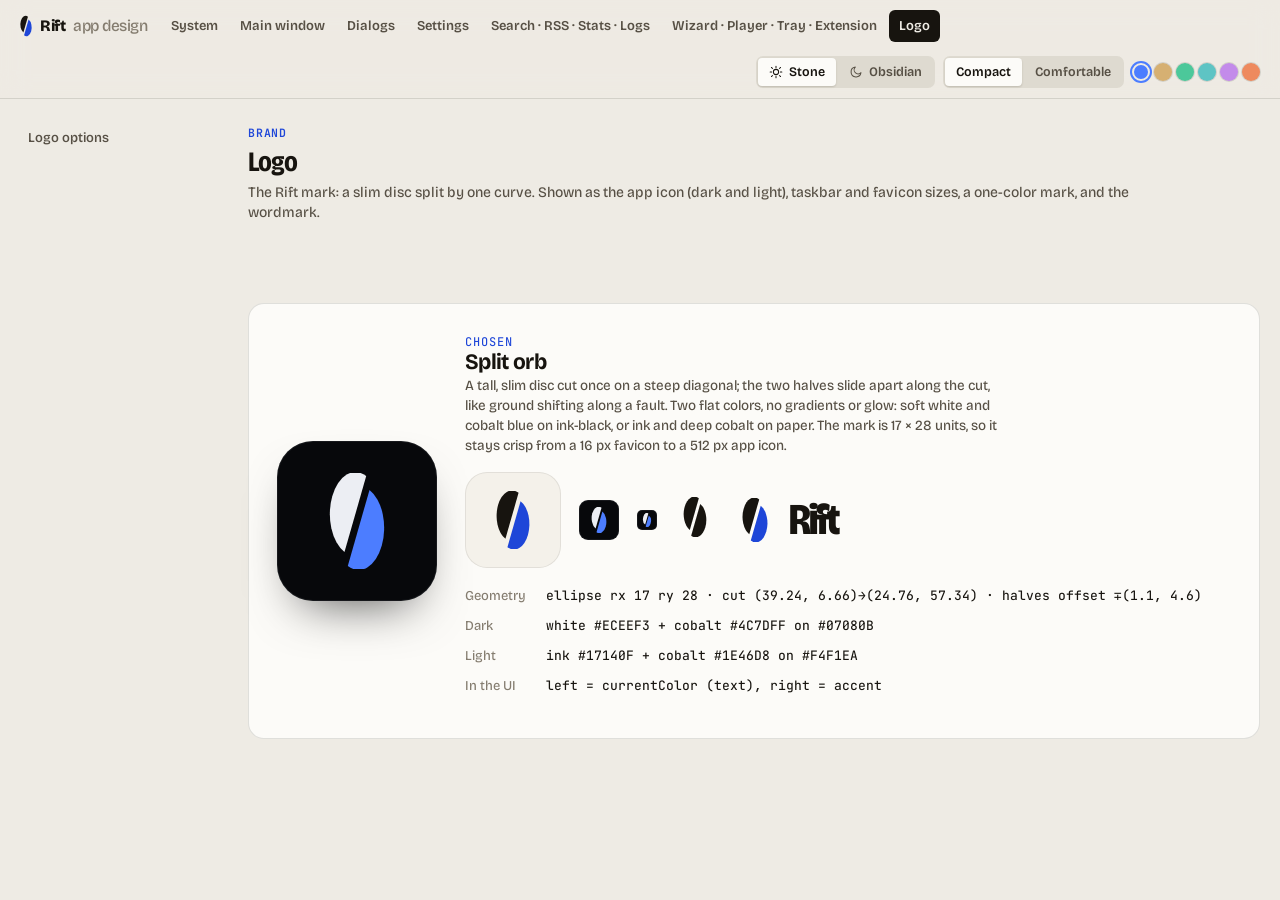
<file: design/app/logo.html>
<!DOCTYPE html>
<html lang="en">
<head>
<meta charset="utf-8">
<meta name="viewport" content="width=device-width, initial-scale=1">
<title>Rift Logo</title>
<link rel="preconnect" href="https://fonts.googleapis.com"><link rel="preconnect" href="https://fonts.gstatic.com" crossorigin>
<link rel="stylesheet" href="https://fonts.googleapis.com/css2?family=Bricolage+Grotesque:opsz,wdth,wght@12..96,75..100,200..800&family=Instrument+Serif:ital@0;1&family=JetBrains+Mono:wght@400;500;600;700&display=swap">
<link rel="stylesheet" href="app.css">
<style>
.opt{display:grid;grid-template-columns:auto 1fr;gap:28px;align-items:center;padding:28px;border-radius:16px;background:var(--raised);border:1px solid var(--line)}
.opt h3{margin:0 0 4px;font-size:22px;letter-spacing:-.03em}
.opt p{margin:0 0 16px;color:var(--text2);max-width:60ch}
.tile{width:160px;height:160px;border-radius:36px;display:grid;place-items:center;position:relative;overflow:hidden;
  background:#07080B;box-shadow:0 24px 50px -24px rgba(0,0,0,.7),inset 0 0 0 1px rgba(225,232,255,.07)}
.tile svg{width:96px;height:96px}
.tile.light{background:#F4F1EA;box-shadow:inset 0 0 0 1px rgba(23,20,15,.08)}
.row{display:flex;gap:18px;align-items:center;flex-wrap:wrap}
.sm{border-radius:9px;width:40px;height:40px}.sm svg{width:26px;height:26px}
.xs{border-radius:5px;width:20px;height:20px}.xs svg{width:14px;height:14px}
.word{display:flex;align-items:center;gap:12px;font-size:44px;font-weight:800;letter-spacing:-.05em;font-variation-settings:"wdth" 85,"opsz" 96;color:var(--text)}
.word svg{width:44px;height:44px}
.mono-mark{color:var(--text)}
.mono-mark svg{width:40px;height:40px}
.pick{font-family:var(--mono);font-size:12px;color:var(--accent);letter-spacing:.08em}
</style>
</head>
<body class="proto">
<main class="pmain">
  <nav class="pidx" aria-label="Options"></nav>
  <div class="screens">
  <section class="scr" id="intro" data-t="Logo options">
    <header><span class="cap">Brand</span><h2>Logo</h2><p>The Rift mark: a slim disc split by one curve. Shown as the app icon (dark and light), taskbar and favicon sizes, a one-color mark, and the wordmark.</p></header>
  </section>
  <svg width="0" height="0" style="position:absolute" aria-hidden="true">
    <defs>
      <!-- Split orb: a tall ellipse (rx 17, ry 28) cut once on a steep diagonal through its center; the halves slide apart along the cut. Two flat colors. -->
      <symbol id="E" viewBox="0 0 64 64">
        <path transform="translate(-1.1 -4.6)" d="M39.24 6.66A17 28 0 1 0 24.76 57.34Z" style="fill:var(--l,currentColor)"/>
        <path transform="translate(1.1 4.6)" d="M39.24 6.66A17 28 0 1 1 24.76 57.34Z" style="fill:var(--r,currentColor)"/>
      </symbol>
    </defs>
  </svg>
  <div id="opts" style="display:flex;flex-direction:column;gap:22px"></div>
  </div>
</main>
<script src="app.js"></script>
<script>
document.addEventListener('DOMContentLoaded', () => {
  const m = (st, sz = '') => `<svg viewBox="0 0 64 64" style="${st}${sz}"><use href="#E"/></svg>`;
  document.getElementById('opts').innerHTML = `<section class="scr" id="orb" data-t="Split orb"><div class="opt">
    <div class="tile">${m('--l:#ECEEF3;--r:#4C7DFF;')}</div>
    <div><span class="pick">CHOSEN</span><h3>Split orb</h3><p>A tall, slim disc cut once on a steep diagonal; the two halves slide apart along the cut, like ground shifting along a fault. Two flat colors, no gradients or glow: soft white and cobalt blue on ink-black, or ink and deep cobalt on paper. The mark is 17 × 28 units, so it stays crisp from a 16 px favicon to a 512 px app icon.</p>
      <div class="row">
        <div class="tile light" style="width:96px;height:96px;border-radius:22px">${m('--l:#17140F;--r:#1E46D8;', 'width:58px;height:58px')}</div>
        <div class="tile sm">${m('--l:#ECEEF3;--r:#4C7DFF;')}</div>
        <div class="tile xs">${m('--l:#ECEEF3;--r:#4C7DFF;')}</div>
        <span class="mono-mark">${m('--l:currentColor;--r:currentColor;opacity:1;')}</span>
        <span class="word">${m('--l:var(--text);--r:var(--accent);')}Rift</span>
      </div>
      <dl class="kv" style="margin-top:18px"><dt>Geometry</dt><dd class="mono">ellipse rx 17 ry 28 · cut (39.24, 6.66)→(24.76, 57.34) · halves offset ∓(1.1, 4.6)</dd><dt>Dark</dt><dd class="mono">white #ECEEF3 + cobalt #4C7DFF on #07080B</dd><dt>Light</dt><dd class="mono">ink #17140F + cobalt #1E46D8 on #F4F1EA</dd><dt>In the UI</dt><dd class="mono">left = currentColor (text), right = accent</dd></dl>
    </div></div></section>`;
});
</script>
</body>
</html>
</file>
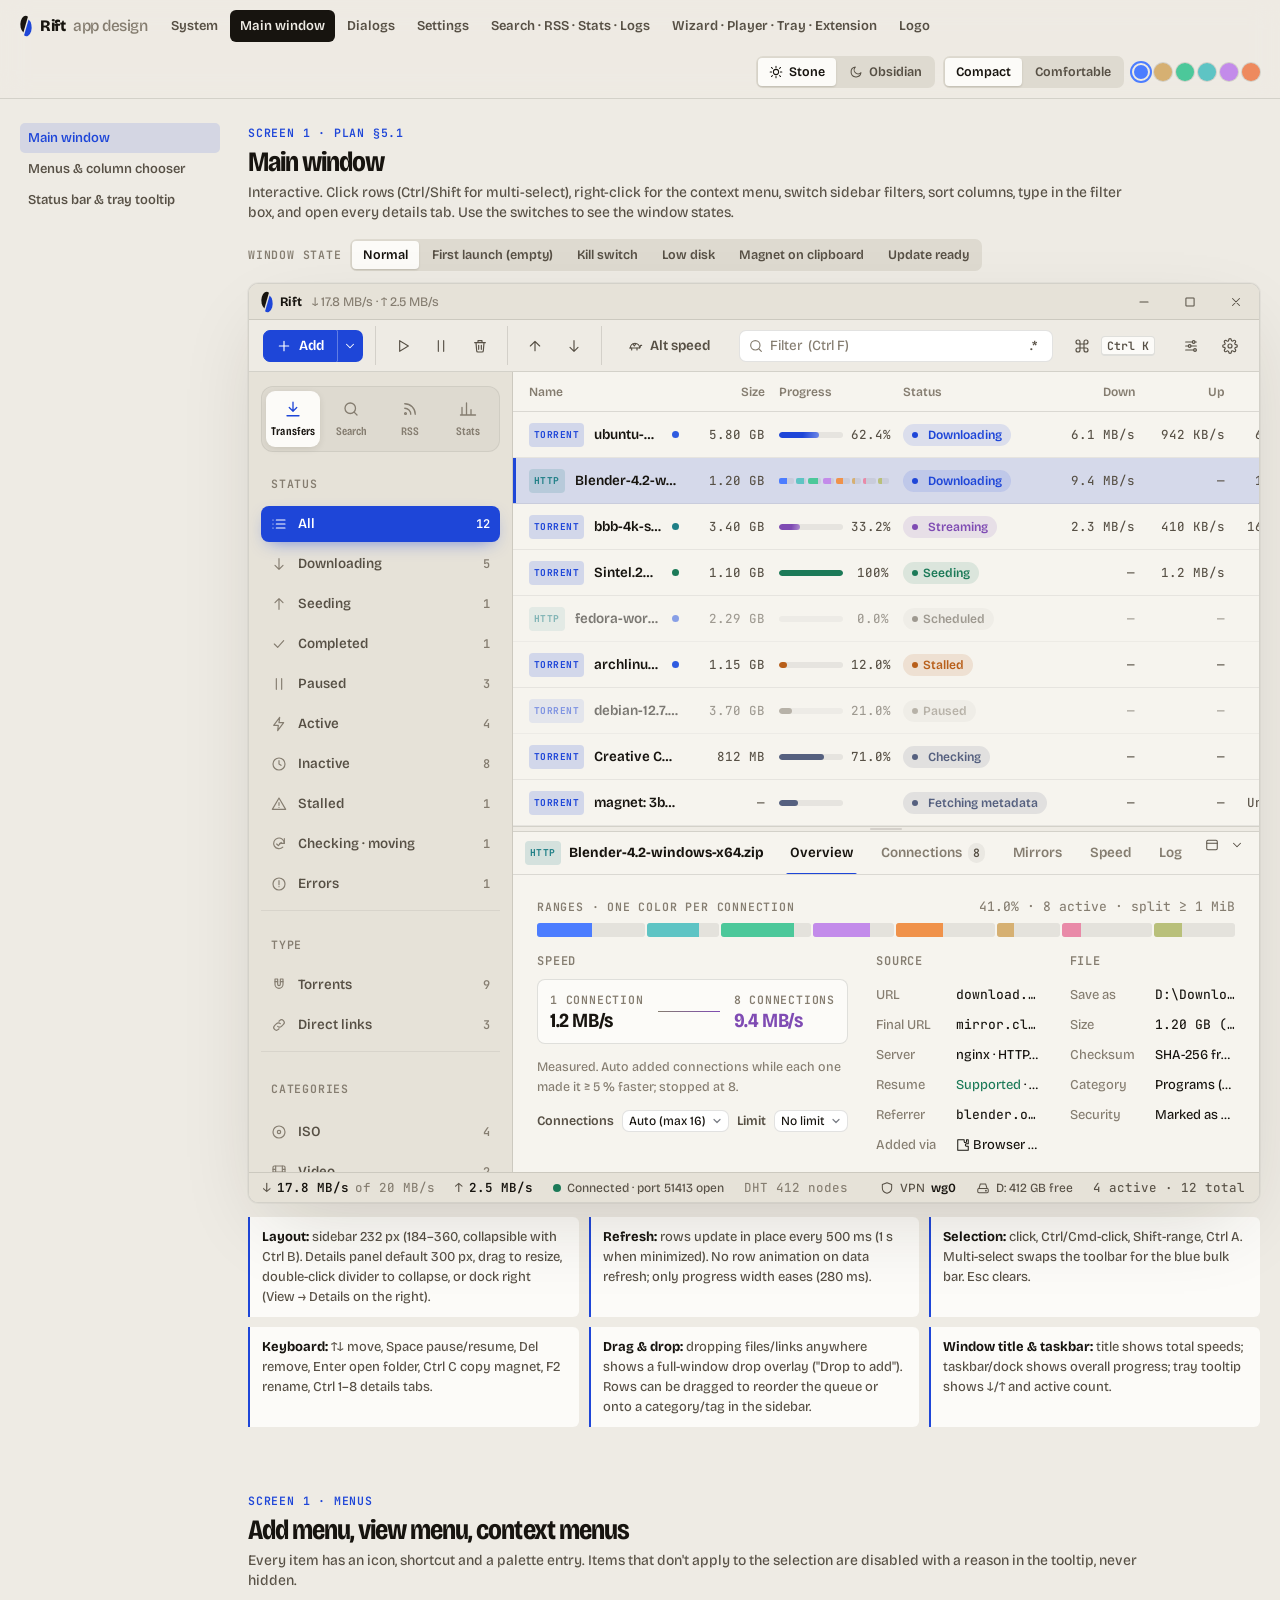
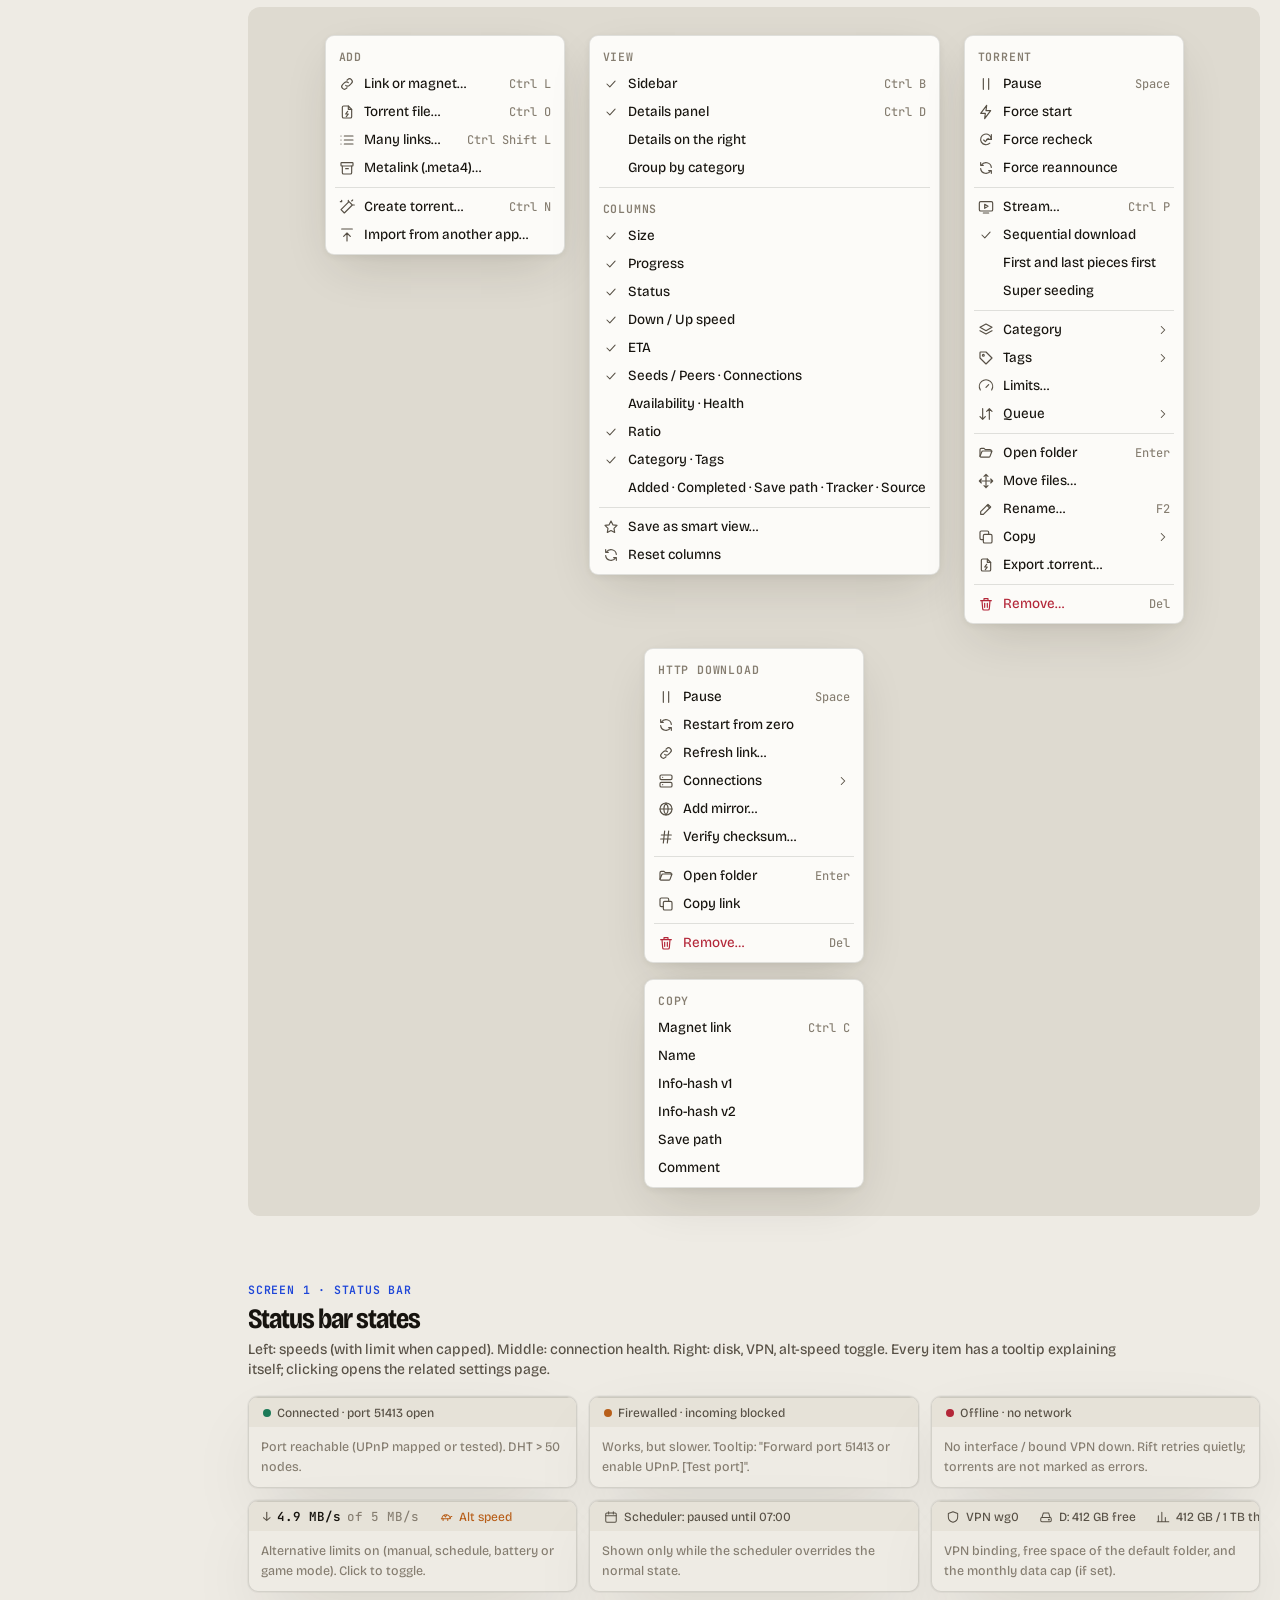
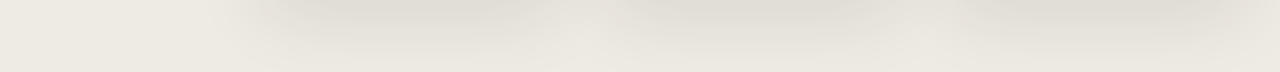
<file: design/app/main.html>
<!DOCTYPE html>
<html lang="en">
<head>
<meta charset="utf-8">
<meta name="viewport" content="width=device-width, initial-scale=1">
<title>Rift App Design: Main Window</title>
<link rel="preconnect" href="https://fonts.googleapis.com"><link rel="preconnect" href="https://fonts.gstatic.com" crossorigin>
<link rel="stylesheet" href="https://fonts.googleapis.com/css2?family=Bricolage+Grotesque:opsz,wdth,wght@12..96,75..100,200..800&family=Instrument+Serif:ital@0;1&family=JetBrains+Mono:wght@400;500;600;700&display=swap">
<link rel="stylesheet" href="app.css">
<style>
#mw{height:920px;min-height:680px}
#list{--cols:minmax(150px,2fr) 72px 110px 136px 82px 76px 64px 84px}
#list .th,#list .tr{gap:0 14px}
.statectl{display:flex;flex-wrap:wrap;gap:8px;align-items:center;margin-bottom:12px}
.ctxwrap{position:absolute;z-index:30}
.dgrid{display:grid;grid-template-columns:1.1fr 1fr 1fr;gap:18px 28px}
.dgrid h5{margin:0 0 8px;font-size:12px}
.accel{display:flex;align-items:center;gap:14px;padding:10px 12px;border-radius:8px;background:var(--raised);border:1px solid var(--line)}
.accel b{font-size:20px;font-weight:700;letter-spacing:-.02em;font-variation-settings:"wdth" 85}
.accel .arr{flex:1;height:1.5px;background:linear-gradient(90deg,var(--text3),var(--signal));max-width:120px}
.bigseg{display:flex;gap:2px;height:14px}
.bigseg span{flex:var(--w);border-radius:3px;background:var(--piece-missing);position:relative;overflow:hidden}
.bigseg span i{position:absolute;inset:0 auto 0 0;background:var(--c)}
.logl{font-family:var(--mono);font-size:12.5px;display:grid;grid-template-columns:70px 54px 1fr;gap:4px 12px}
.logl .lv{font-weight:700}
.dtool{display:flex;gap:6px;align-items:center;margin-bottom:10px}
.statusdot{width:8px;height:8px;border-radius:50%;display:inline-block}
.specgrid{display:grid;grid-template-columns:repeat(auto-fill,minmax(300px,1fr));gap:12px}
</style>
</head>
<body class="proto">
<main class="pmain">
  <nav class="pidx" aria-label="Screens"></nav>
  <div class="screens">

  <section class="scr" id="main" data-t="Main window">
    <header><span class="cap">Screen 1 · PLAN §5.1</span><h2>Main window</h2>
      <p>Interactive. Click rows (Ctrl/Shift for multi-select), right-click for the context menu, switch sidebar filters, sort columns, type in the filter box, and open every details tab. Use the switches to see the window states.</p></header>
    <div class="statectl">
      <span class="cap">Window state</span>
      <div class="seg" id="stateSeg"><button aria-pressed="true" data-s="normal">Normal</button><button data-s="empty">First launch (empty)</button><button data-s="kill">Kill switch</button><button data-s="disk">Low disk</button><button data-s="clip">Magnet on clipboard</button><button data-s="update">Update ready</button></div>
    </div>
    <div class="win" id="mw">
      <div class="wt"><span class="wlogo"><svg class="logo-mark" viewBox="13 0 38 64" aria-hidden="true"><path class="lh" transform="translate(-1.1 -4.6)" d="M39.24 6.66A17 28 0 1 0 24.76 57.34Z"/><path class="rh" transform="translate(1.1 4.6)" d="M39.24 6.66A17 28 0 1 1 24.76 57.34Z"/></svg>Rift</span><span class="t3" id="wtSum">↓ 18.4 MB/s · ↑ 2.1 MB/s</span>
        <span class="wctl"><span><i data-i="minimize" class="s"></i></span><span><i data-i="winMax" class="s"></i></span><span class="x"><i data-i="x" class="s"></i></span></span></div>
      <div class="tb" role="toolbar" aria-label="Main toolbar">
        <div class="split"><button class="btn primary" id="addBtn" data-tip="Add a link, magnet or torrent file" data-kbd="Ctrl L"><i data-i="plus"></i>Add</button><button class="btn primary" aria-label="Add options" id="addMore"><i data-i="chevD" class="s"></i></button></div>
        <span class="sep"></span>
        <button class="btn ghost icon" data-tip="Resume selected" data-kbd="Space" aria-label="Resume"><i data-i="play"></i></button>
        <button class="btn ghost icon" data-tip="Pause selected" data-kbd="Space" aria-label="Pause"><i data-i="pause"></i></button>
        <button class="btn ghost icon" data-tip="Remove selected…" data-kbd="Del" aria-label="Remove"><i data-i="trash"></i></button>
        <span class="sep"></span>
        <button class="btn ghost icon" title="Move up in queue" aria-label="Move up"><i data-i="arrowUp2"></i></button>
        <button class="btn ghost icon" title="Move down in queue" aria-label="Move down"><i data-i="arrowD"></i></button>
        <span class="sep"></span>
        <button class="btn ghost" data-toggle aria-pressed="false" data-tip="Alternative speed limits (1 MB/s ↓ · 200 KB/s ↑)" data-kbd="Ctrl Shift A"><i data-i="turtle"></i>Alt speed</button>
        <div class="grow"></div>
        <div class="ig search"><i data-i="search"></i><input class="input" id="q" placeholder="Filter  (Ctrl F)" aria-label="Filter downloads"><span class="tail"><button class="btn sm ghost" data-toggle aria-pressed="false" title="Regular expression">.*</button></span></div>
        <button class="btn ghost" data-tip="Command palette: run any action"><i data-i="cmd"></i><span class="kbd">Ctrl K</span></button>
        <button class="btn ghost icon" aria-label="Columns and view" title="View options" id="viewBtn"><i data-i="sliders"></i></button>
        <button class="btn ghost icon" aria-label="Settings" data-tip="Settings" data-kbd="Ctrl ,"><i data-i="settings"></i></button>
      </div>
      <div id="bannerSlot"></div>
      <div class="app" style="position:relative">
        <aside class="sb" aria-label="Filters" id="sb"></aside>
        <div class="mainc" id="center">
          <div id="bulkSlot"></div>
          <div class="tbl" id="list" style="flex:1;min-height:0;overflow:auto"></div>
          <div class="split-h" aria-label="Resize details panel" role="separator"></div>
          <section class="details" id="details" style="height:340px" aria-label="Details"></section>
        </div>
      </div>
      <footer class="sbar" id="sbar"></footer>
      <div class="ctxwrap" id="ctx" hidden></div>
    </div>
    <div class="notes">
      <div class="note"><b>Layout:</b> sidebar 232 px (184–360, collapsible with Ctrl B). Details panel default 300 px, drag to resize, double-click divider to collapse, or dock right (View → Details on the right).</div>
      <div class="note"><b>Refresh:</b> rows update in place every 500 ms (1 s when minimized). No row animation on data refresh; only progress width eases (280 ms).</div>
      <div class="note"><b>Selection:</b> click, Ctrl/Cmd-click, Shift-range, Ctrl A. Multi-select swaps the toolbar for the blue bulk bar. Esc clears.</div>
      <div class="note"><b>Keyboard:</b> ↑↓ move, Space pause/resume, Del remove, Enter open folder, Ctrl C copy magnet, F2 rename, Ctrl 1–8 details tabs.</div>
      <div class="note"><b>Drag & drop:</b> dropping files/links anywhere shows a full-window drop overlay ("Drop to add"). Rows can be dragged to reorder the queue or onto a category/tag in the sidebar.</div>
      <div class="note"><b>Window title & taskbar:</b> title shows total speeds; taskbar/dock shows overall progress; tray tooltip shows ↓/↑ and active count.</div>
    </div>
  </section>

  <section class="scr" id="menus" data-t="Menus & column chooser">
    <header><span class="cap">Screen 1 · menus</span><h2>Add menu, view menu, context menus</h2><p>Every item has an icon, shortcut and a palette entry. Items that don't apply to the selection are disabled with a reason in the tooltip, never hidden.</p></header>
    <div class="stage center">
      <div class="menu"><div class="mh cap">Add</div>
        <div class="mi"><i data-i="link"></i>Link or magnet…<span class="sc">Ctrl L</span></div>
        <div class="mi"><i data-i="fileTorrent"></i>Torrent file…<span class="sc">Ctrl O</span></div>
        <div class="mi"><i data-i="list"></i>Many links…<span class="sc">Ctrl Shift L</span></div>
        <div class="mi"><i data-i="archive"></i>Metalink (.meta4)…</div>
        <div class="ms"></div>
        <div class="mi"><i data-i="wand"></i>Create torrent…<span class="sc">Ctrl N</span></div>
        <div class="mi"><i data-i="upload"></i>Import from another app…</div>
      </div>
      <div class="menu"><div class="mh cap">View</div>
        <div class="mi"><span class="chkm"><i data-i="check" class="s"></i></span>Sidebar<span class="sc">Ctrl B</span></div>
        <div class="mi"><span class="chkm"><i data-i="check" class="s"></i></span>Details panel<span class="sc">Ctrl D</span></div>
        <div class="mi"><span class="chkm"></span>Details on the right</div>
        <div class="mi"><span class="chkm"></span>Group by category</div>
        <div class="ms"></div><div class="mh cap">Columns</div>
        <div class="mi"><span class="chkm"><i data-i="check" class="s"></i></span>Size</div>
        <div class="mi"><span class="chkm"><i data-i="check" class="s"></i></span>Progress</div>
        <div class="mi"><span class="chkm"><i data-i="check" class="s"></i></span>Status</div>
        <div class="mi"><span class="chkm"><i data-i="check" class="s"></i></span>Down / Up speed</div>
        <div class="mi"><span class="chkm"><i data-i="check" class="s"></i></span>ETA</div>
        <div class="mi"><span class="chkm"><i data-i="check" class="s"></i></span>Seeds / Peers · Connections</div>
        <div class="mi"><span class="chkm"></span>Availability · Health</div>
        <div class="mi"><span class="chkm"><i data-i="check" class="s"></i></span>Ratio</div>
        <div class="mi"><span class="chkm"><i data-i="check" class="s"></i></span>Category · Tags</div>
        <div class="mi"><span class="chkm"></span>Added · Completed · Save path · Tracker · Source</div>
        <div class="ms"></div>
        <div class="mi"><i data-i="star"></i>Save as smart view…</div>
        <div class="mi"><i data-i="refresh"></i>Reset columns</div>
      </div>
      <div class="menu"><div class="mh cap">Torrent</div>
        <div class="mi"><i data-i="pause"></i>Pause<span class="sc">Space</span></div>
        <div class="mi"><i data-i="zap"></i>Force start</div>
        <div class="mi"><i data-i="recheck"></i>Force recheck</div>
        <div class="mi"><i data-i="refresh"></i>Force reannounce</div>
        <div class="ms"></div>
        <div class="mi"><i data-i="stream"></i>Stream…<span class="sc">Ctrl P</span></div>
        <div class="mi"><span class="chkm"><i data-i="check" class="s"></i></span>Sequential download</div>
        <div class="mi"><span class="chkm"></span>First and last pieces first</div>
        <div class="mi"><span class="chkm"></span>Super seeding</div>
        <div class="ms"></div>
        <div class="mi"><i data-i="layers"></i>Category<span class="sub"><i data-i="chevR" class="s"></i></span></div>
        <div class="mi"><i data-i="tag"></i>Tags<span class="sub"><i data-i="chevR" class="s"></i></span></div>
        <div class="mi"><i data-i="speed"></i>Limits…</div>
        <div class="mi"><i data-i="sort"></i>Queue<span class="sub"><i data-i="chevR" class="s"></i></span></div>
        <div class="ms"></div>
        <div class="mi"><i data-i="folderOpen"></i>Open folder<span class="sc">Enter</span></div>
        <div class="mi"><i data-i="move"></i>Move files…</div>
        <div class="mi"><i data-i="edit"></i>Rename…<span class="sc">F2</span></div>
        <div class="mi"><i data-i="copy"></i>Copy<span class="sub"><i data-i="chevR" class="s"></i></span></div>
        <div class="mi"><i data-i="fileTorrent"></i>Export .torrent…</div>
        <div class="ms"></div>
        <div class="mi danger"><i data-i="trash"></i>Remove…<span class="sc">Del</span></div>
      </div>
      <div class="col" style="display:flex;flex-direction:column;gap:16px">
        <div class="menu"><div class="mh cap">HTTP download</div>
          <div class="mi"><i data-i="pause"></i>Pause<span class="sc">Space</span></div>
          <div class="mi"><i data-i="refresh"></i>Restart from zero</div>
          <div class="mi"><i data-i="link"></i>Refresh link…</div>
          <div class="mi"><i data-i="server"></i>Connections<span class="sub"><i data-i="chevR" class="s"></i></span></div>
          <div class="mi"><i data-i="globe"></i>Add mirror…</div>
          <div class="mi"><i data-i="hash"></i>Verify checksum…</div>
          <div class="ms"></div>
          <div class="mi"><i data-i="folderOpen"></i>Open folder<span class="sc">Enter</span></div>
          <div class="mi"><i data-i="copy"></i>Copy link</div>
          <div class="ms"></div>
          <div class="mi danger"><i data-i="trash"></i>Remove…<span class="sc">Del</span></div>
        </div>
        <div class="menu"><div class="mh cap">Copy</div>
          <div class="mi">Magnet link<span class="sc">Ctrl C</span></div><div class="mi">Name</div><div class="mi">Info-hash v1</div><div class="mi">Info-hash v2</div><div class="mi">Save path</div><div class="mi">Comment</div>
        </div>
      </div>
    </div>
  </section>

  <section class="scr" id="sbarspec" data-t="Status bar & tray tooltip">
    <header><span class="cap">Screen 1 · status bar</span><h2>Status bar states</h2><p>Left: speeds (with limit when capped). Middle: connection health. Right: disk, VPN, alt-speed toggle. Every item has a tooltip explaining itself; clicking opens the related settings page.</p></header>
    <div class="specgrid">
      <div class="win"><div class="sbar"><span class="it"><span class="statusdot" style="background:var(--success)"></span>Connected · port 51413 open</span></div><div style="padding:10px 12px" class="help">Port reachable (UPnP mapped or tested). DHT &gt; 50 nodes.</div></div>
      <div class="win"><div class="sbar"><span class="it"><span class="statusdot" style="background:var(--warning)"></span>Firewalled · incoming blocked</span></div><div style="padding:10px 12px" class="help">Works, but slower. Tooltip: "Forward port 51413 or enable UPnP. [Test port]".</div></div>
      <div class="win"><div class="sbar"><span class="it"><span class="statusdot" style="background:var(--danger)"></span>Offline · no network</span></div><div style="padding:10px 12px" class="help">No interface / bound VPN down. Rift retries quietly; torrents are not marked as errors.</div></div>
      <div class="win"><div class="sbar"><span class="it num">↓ <b>4.9 MB/s</b> <span class="t3">of 5 MB/s</span></span><span class="it" style="color:var(--warning)"><i data-i="turtle" class="s"></i>Alt speed</span></div><div style="padding:10px 12px" class="help">Alternative limits on (manual, schedule, battery or game mode). Click to toggle.</div></div>
      <div class="win"><div class="sbar"><span class="it"><i data-i="calendar" class="s"></i>Scheduler: paused until 07:00</span></div><div style="padding:10px 12px" class="help">Shown only while the scheduler overrides the normal state.</div></div>
      <div class="win"><div class="sbar"><span class="it"><i data-i="shield" class="s"></i>VPN wg0</span><span class="it"><i data-i="disk" class="s"></i>D: 412 GB free</span><span class="it"><i data-i="chart" class="s"></i>412 GB / 1 TB this month</span></div><div style="padding:10px 12px" class="help">VPN binding, free space of the default folder, and the monthly data cap (if set).</div></div>
    </div>
  </section>

  </div>
</main>
<script src="app.js"></script>
<script>
document.addEventListener('DOMContentLoaded', () => {
const $ = (s, r = document) => r.querySelector(s), $$ = (s, r = document) => [...r.querySelectorAll(s)];
const TAGC = { linux: '#2F5BE0', '4k': '#1F7F86', 'keep-seeding': '#1C7A58', 'dead-tracker': '#7F4BB3', work: '#2A8A8F' };
const D = [
  { id: 1, k: 'bt', n: 'ubuntu-24.04.1-desktop-amd64.iso', mb: 5940, p: .624, s: 'downloading', d: 6.1, u: .92, sp: [84, 412], r: .21, cat: 'ISO', tags: ['linux'], added: 'Today 09:12', tr: 'torrent.ubuntu.com', h: 3, files: 1 },
  { id: 2, k: 'http', n: 'Blender-4.2-windows-x64.zip', mb: 1230, p: .41, s: 'downloading', d: 9.4, u: 0, conn: 8, cat: 'Programs', tags: [], added: 'Today 09:40', tr: 'download.blender.org', h: 3 },
  { id: 3, k: 'bt', n: 'bbb-4k-sunflower-60fps.mkv', mb: 3480, p: .332, s: 'streaming', d: 2.3, u: .4, sp: [32, 88], r: .05, cat: 'Video', tags: ['4k'], added: 'Today 10:02', tr: 'tracker.opentrackr.org', h: 3, files: 3 },
  { id: 4, k: 'bt', n: 'Sintel.2010.1080p.mkv', mb: 1130, p: 1, s: 'seeding', d: 0, u: 1.2, sp: [0, 118], r: 3.2, cat: 'Video', tags: ['keep-seeding'], added: 'Mon 21:40', tr: 'tracker.opentrackr.org', h: 3, files: 2 },
  { id: 5, k: 'http', n: 'fedora-workstation-41-x86_64.iso', mb: 2350, p: 0, s: 'scheduled', d: 0, u: 0, conn: 0, cat: 'ISO', tags: ['linux'], added: 'Today 10:15', tr: 'download.fedoraproject.org', h: 0, note: 'Starts 02:00' },
  { id: 6, k: 'bt', n: 'archlinux-2024.11.01-x86_64.iso', mb: 1180, p: .12, s: 'stalled', d: 0, u: 0, sp: [0, 3], r: 0, cat: 'ISO', tags: ['linux'], added: 'Yesterday', tr: 'archlinux.org', h: 1, files: 1 },
  { id: 7, k: 'bt', n: 'debian-12.7.0-amd64-DVD-1.iso', mb: 3790, p: .21, s: 'paused', d: 0, u: 0, sp: [0, 0], r: 0, cat: 'ISO', tags: [], added: 'Sun 18:03', tr: 'bttracker.debian.org', h: 2, files: 1 },
  { id: 8, k: 'bt', n: 'Creative Commons Music Pack 2024', mb: 812, p: .71, s: 'checking', d: 0, u: 0, sp: [0, 0], r: 0, cat: 'Music', tags: [], added: 'Today 08:30', tr: 'tracker.files.fm', h: 2, files: 48 },
  { id: 9, k: 'bt', n: 'magnet: 3b8f2a1c0d4e9f5a…', mb: 0, p: 0, s: 'metadata', d: 0, u: 0, sp: [6, 6], r: 0, cat: '—', tags: [], added: 'Just now', tr: 'DHT', h: 2 },
  { id: 10, k: 'http', n: 'OBS-Studio-30.2-Full-Installer-x64.exe', mb: 142, p: 1, s: 'completed', d: 0, u: 0, conn: 0, cat: 'Programs', tags: ['work'], added: 'Mon 14:22', tr: 'cdn-fastly.obsproject.com', h: 3 },
  { id: 11, k: 'bt', n: 'LibreOffice_24.8.2_Win_x86-64.msi', mb: 344, p: .58, s: 'error', d: 0, u: 0, sp: [0, 22], r: 0, cat: 'Programs', tags: [], added: 'Today 07:50', tr: 'tracker.documentfoundation.org', h: 2, err: 'Disk full on D:' },
  { id: 12, k: 'bt', n: 'Big Buck Bunny Soundtrack (FLAC)', mb: 486, p: 1, s: 'queued', d: 0, u: 0, sp: [0, 0], r: 1.02, cat: 'Music', tags: ['dead-tracker'], added: 'Fri 12:00', tr: 'tracker.example.net', h: 1, files: 14, note: 'Queued #1' },
];
const LBL = { metadata: 'Fetching metadata', scheduled: 'Scheduled', killswitch: 'Paused by kill switch' };
const PC = { downloading: 'var(--accent)', seeding: 'var(--success)', completed: 'var(--success)', streaming: 'var(--signal)', stalled: 'var(--warning)', checking: 'var(--violet)', metadata: 'var(--violet)', error: 'var(--danger)', paused: 'var(--text3)', queued: 'var(--text3)', scheduled: 'var(--text3)', killswitch: 'var(--danger)' };
const LIMIT = 20;
let animRows = true, filter = 'all', sel = new Set([2]), anchor = 2, sortK = 'id', sortDir = 1, q = '', state = 'normal', tab = null;
const cap = (s) => s[0].toUpperCase() + s.slice(1);

/* ---------- Sidebar ---------- */
const filters = [
  ['h', 'Status'], ['all', 'All', 'list'], ['downloading', 'Downloading', 'arrowD'], ['seeding', 'Seeding', 'arrowU'], ['completed', 'Completed', 'check'], ['paused', 'Paused', 'pause'],
  ['active', 'Active', 'zap'], ['inactive', 'Inactive', 'clock'], ['stalled', 'Stalled', 'alert'], ['checking', 'Checking · moving', 'recheck'], ['error', 'Errors', 'alertCircle'],
  ['h', 'Type'], ['k:bt', 'Torrents', 'magnet'], ['k:http', 'Direct links', 'link'],
  ['h', 'Categories', 1], ['cat:ISO', 'ISO', 'disc'], ['cat:Video', 'Video', 'film'], ['cat:Music', 'Music', 'music'], ['cat:Programs', 'Programs', 'app'],
  ['h', 'Tags', 1], ...Object.keys(TAGC).map((t) => ['tag:' + t, t, null, TAGC[t]]),
  ['h', 'Trackers & sites'], ['tr:tracker.opentrackr.org', 'opentrackr.org', 'server'], ['tr:download.blender.org', 'blender.org', 'globe'], ['tr:torrent.ubuntu.com', 'ubuntu.com', 'server'], ['tr:none', 'Errors (1)', 'alert'],
  ['h', 'Smart views', 1], ['v:big', 'Big & slow', 'star'], ['v:week', 'Added this week', 'star'],
];
const match = (it, f) => {
  if (f === 'all') return true;
  if (f === 'downloading') return ['downloading', 'streaming', 'stalled', 'metadata'].includes(it.s);
  if (f === 'active') return it.d > 0 || it.u > 0;
  if (f === 'inactive') return !(it.d > 0 || it.u > 0);
  if (f === 'checking') return it.s === 'checking';
  if (f === 'paused') return ['paused', 'queued', 'scheduled', 'killswitch'].includes(it.s);
  if (f.startsWith('k:')) return it.k === f.slice(2);
  if (f.startsWith('cat:')) return it.cat === f.slice(4);
  if (f.startsWith('tag:')) return it.tags.includes(f.slice(4));
  if (f.startsWith('tr:')) return f === 'tr:none' ? it.s === 'error' : it.tr === f.slice(3);
  if (f === 'v:big') return it.mb > 2000 && it.p < 1;
  if (f === 'v:week') return true;
  return it.s === f;
};
function renderSb() {
  $('#sb').innerHTML = `<div class="nav-top" role="tablist" aria-label="Sections">
      <button aria-current="true">${ico('download')}Transfers</button><button onclick="location.href='tabs.html#search'">${ico('search')}Search</button>
      <button onclick="location.href='tabs.html#rss'">${ico('rss')}RSS</button><button onclick="location.href='tabs.html#stats'">${ico('chart')}Stats</button></div>` +
    filters.map((f) => f[0] === 'h'
      ? `<div class="sb-h"><span class="cap">${f[1]}</span>${f[2] ? `<button class="btn icon sm ghost" aria-label="New ${f[1]}">${ico('plus', 's')}</button>` : ''}</div>`
      : `<div class="ni" tabindex="0" data-f="${f[0]}" aria-current="${filter === f[0]}">${f[3] ? `<span class="sw8" style="--c:${f[3]}"></span>` : ico(f[2])}<span class="ell">${f[1]}</span><span class="c">${D.filter((it) => match(it, f[0])).length}</span></div>`).join('');
}
$('#sb').addEventListener('click', (e) => { const n = e.target.closest('.ni'); if (!n) return; filter = n.dataset.f; animRows = true; renderSb(); renderList(); });

/* ---------- List ---------- */
const COLS = [['n', 'Name'], ['mb', 'Size', 'r'], ['p', 'Progress'], ['s', 'Status'], ['d', 'Down', 'r'], ['u', 'Up', 'r'], ['eta', 'ETA', 'r'], ['sp', 'Seeds/Peers', 'r']];
function eta(it) { if (it.p >= 1) return '—'; if (it.s === 'metadata' || !it.mb) return 'Unknown'; if (!it.d) return '∞'; return fmtEta((1 - it.p) * it.mb / it.d); }
function visible() {
  const rx = (() => { try { return q && new RegExp(q, 'i'); } catch { return null; } })();
  const regexOn = $('.search [data-toggle]').getAttribute('aria-pressed') === 'true';
  return D.filter((it) => match(it, filter) && (!q || (regexOn && rx ? rx.test(it.n) : it.n.toLowerCase().includes(q.toLowerCase()))))
    .sort((a, b) => { const k = sortK === 'eta' ? 'p' : sortK === 'sp' ? 'd' : sortK; const x = a[k], y = b[k]; return (x > y ? 1 : x < y ? -1 : 0) * sortDir * (k === 'added' ? -1 : 1) || a.id - b.id; });
}
function progCell(it) {
  if (it.k === 'http' && it.s === 'downloading') {
    const ws = [1.2, .8, 1, .9, 1.1, .7, 1, .9];
    return `<div class="segbar" title="${it.conn} connections">${ws.slice(0, it.conn).map((w, i) => `<span style="--w:${w}"><i style="width:${Math.min(100, it.p * 100 + Math.sin(i * 7.1) * 30 + 10)}%;--c:${['#4C7DFF','#5EC4C4','#4CC89A','#C38BEA','#F0924A','#D6B072','#E98AA8','#B9C07A'][i]}"></i></span>`).join('')}</div>`;
  }
  return `<div class="row-f"><div class="prog grow ${it.s === 'metadata' ? 'indet' : ''} ${['downloading', 'streaming'].includes(it.s) && state !== 'kill' ? 'live' : ''}"><i style="width:${it.p * 100}%;--pc:${PC[it.s]}"></i></div><span class="num" style="width:38px;text-align:right">${it.s === 'metadata' ? '' : (it.p >= 1 ? '100%' : (it.p * 100).toFixed(1) + '%')}</span></div>`;
}
function rowHTML(it, idx = 0) {
  const st = state === 'kill' && ['downloading', 'streaming', 'seeding', 'stalled', 'metadata'].includes(it.s) ? 'killswitch' : it.s;
  const tagdots = it.tags.map((t) => `<span class="sw8 dot" style="--c:${TAGC[t]};width:7px;height:7px" title="${t}"></span>`).join('');
  const d = state === 'kill' ? 0 : it.d, u = state === 'kill' ? 0 : it.u;
  return `<div style="--i:${idx}" class="tr ${animRows ? 'enter' : ''} ${sel.has(it.id) ? 'sel' : ''} ${['paused', 'queued', 'scheduled'].includes(st) || st === 'killswitch' ? 'dim' : ''}" data-id="${it.id}" role="row" aria-selected="${sel.has(it.id)}" tabindex="-1">
    <div class="nm"><span class="kind ${it.k}">${it.k === 'bt' ? 'TORRENT' : 'HTTP'}</span><b title="${it.n}">${it.n}</b>${tagdots}${it.err ? `<span title="${it.err}" class="err">${ico('alertCircle', 's')}</span>` : ''}</div>
    <span class="num r">${it.mb ? fmtBytes(it.mb) : '—'}</span>
    ${progCell(it)}
    <span><span class="badge st-${st} ${['downloading', 'streaming', 'checking', 'metadata'].includes(st) ? 'pulse' : ''}" title="${it.err || it.note || ''}">${LBL[st] || cap(st)}</span></span>
    <span class="num r ${d ? 'down' : ''}">${d ? fmtSpeed(d) : '—'}</span>
    <span class="num r ${u ? 'up' : ''}">${u ? fmtSpeed(u) : '—'}</span>
    <span class="num r">${state === 'kill' && st === 'killswitch' ? '—' : eta(it)}</span>
    <span class="num r">${it.k === 'bt' ? `${it.sp[0]} <span class="t3">(${it.sp[1]})</span>` : it.conn ? it.conn + ' conn.' : '—'}</span>
</div>`;
}
function renderList() {
  const rows = visible();
  $('#list').innerHTML = `<div class="th" role="row">${COLS.map(([k, l, a]) => `<span class="${a || ''} ${sortK === k ? 'sorted' : ''}" data-k="${k}">${l}${sortK === k ? ico(sortDir > 0 ? 'chevU' : 'chevD', 's') : ''}</span>`).join('')}</div>` +
    (state === 'empty' ? '' : rows.length ? rows.map((r, i) => rowHTML(r, i)).join('') : `<div class="empty" style="height:auto;padding:60px 20px"><div class="art" style="background:var(--hover);color:var(--text3)">${ico('filter', 'xl')}</div><h3>No matches</h3><p>Nothing here matches “${q || filter}”.</p><div class="acts"><button class="btn" id="clearF">Clear filter</button></div></div>`);
  if (state === 'empty') $('#list').insertAdjacentHTML('beforeend', `<div class="empty" style="height:auto;padding:70px 20px"><div class="art">${ico('download', 'xl')}</div><h3>Nothing downloading <span class="serif" style="color:var(--accent)">yet.</span></h3><p>Drop a .torrent file anywhere in this window, or press <span class="kbd">Ctrl V</span> to paste a magnet or any download link.</p><div class="acts"><button class="btn primary">${ico('plus')}Add link or magnet</button><button class="btn">${ico('fileTorrent')}Open torrent file</button><button class="btn ghost">${ico('ext')}Get the browser extension</button></div></div>`);
  $('#clearF')?.addEventListener('click', () => { q = ''; $('#q').value = ''; filter = 'all'; renderSb(); renderList(); });
  renderBulk(); renderStatus(); animRows = false;
}
$('#list').addEventListener('click', (e) => {
  const h = e.target.closest('.th>span'); if (h) { const k = h.dataset.k; sortDir = sortK === k ? -sortDir : 1; sortK = k; animRows = true; renderList(); return; }
  const r = e.target.closest('.tr'); if (!r) return; const id = +r.dataset.id;
  if (e.ctrlKey || e.metaKey) { sel.has(id) ? sel.delete(id) : sel.add(id); anchor = id; }
  else if (e.shiftKey) { const ids = visible().map((x) => x.id); const [a, b] = [ids.indexOf(anchor), ids.indexOf(id)].sort((x, y) => x - y); sel = new Set(ids.slice(a, b + 1)); }
  else { sel = new Set([id]); anchor = id; }
  renderList(); renderDetails();
});
$('#list').addEventListener('contextmenu', (e) => {
  const r = e.target.closest('.tr'); if (!r) return; e.preventDefault();
  const id = +r.dataset.id; if (!sel.has(id)) { sel = new Set([id]); anchor = id; renderList(); renderDetails(); }
  const it = D.find((x) => x.id === id), mw = $('#mw').getBoundingClientRect();
  const multi = sel.size > 1;
  $('#ctx').innerHTML = `<div class="menu" role="menu">${multi ? `<div class="mh cap">${sel.size} selected</div>` : ''}
    <div class="mi">${ico(it.s === 'paused' ? 'play' : 'pause')}${it.s === 'paused' ? 'Resume' : 'Pause'}<span class="sc">Space</span></div>
    ${it.k === 'bt' ? `<div class="mi">${ico('zap')}Force start</div><div class="mi">${ico('recheck')}Force recheck</div><div class="mi">${ico('refresh')}Force reannounce</div>` : `<div class="mi">${ico('link')}Refresh link…</div><div class="mi">${ico('server')}Connections<span class="sub">${ico('chevR', 's')}</span></div><div class="mi">${ico('hash')}Verify checksum…</div>`}
    <div class="ms"></div>
    ${it.k === 'bt' ? `<div class="mi ${/mkv|mp4/.test(it.n) ? '' : 'dis'}">${ico('stream')}Stream…<span class="sc">Ctrl P</span></div><div class="mi"><span class="chkm">${it.s === 'streaming' ? ico('check', 's') : ''}</span>Sequential download</div>` : ''}
    <div class="mi">${ico('layers')}Category<span class="sub">${ico('chevR', 's')}</span></div><div class="mi">${ico('tag')}Tags<span class="sub">${ico('chevR', 's')}</span></div><div class="mi">${ico('speed')}Limits…</div>
    <div class="ms"></div><div class="mi">${ico('folderOpen')}Open folder<span class="sc">Enter</span></div><div class="mi">${ico('move')}Move files…</div><div class="mi">${ico('copy')}Copy${it.k === 'bt' ? ' magnet' : ' link'}<span class="sc">Ctrl C</span></div>
    <div class="ms"></div><div class="mi danger">${ico('trash')}Remove${multi ? ' ' + sel.size : ''}…<span class="sc">Del</span></div></div>`;
  const x = Math.min(e.clientX - mw.left, mw.width - 250), y = Math.min(e.clientY - mw.top, mw.height - 420);
  Object.assign($('#ctx').style, { left: x + 'px', top: y + 'px' }); $('#ctx').hidden = false;
});
document.addEventListener('click', (e) => { if (!e.target.closest('#ctx')) $('#ctx').hidden = true; });
$('#q').addEventListener('input', (e) => { q = e.target.value; animRows = true; renderList(); });

function renderBulk() {
  $('#bulkSlot').innerHTML = sel.size > 1 ? `<div class="bulk" role="toolbar"><b>${sel.size} selected</b><span class="sep" style="background:color-mix(in srgb,var(--on-accent) 30%,transparent)"></span>
    <button class="btn ghost sm">${ico('play', 's')}Resume</button><button class="btn ghost sm">${ico('pause', 's')}Pause</button><button class="btn ghost sm">${ico('layers', 's')}Category</button><button class="btn ghost sm">${ico('tag', 's')}Tags</button><button class="btn ghost sm">${ico('speed', 's')}Limits</button><button class="btn ghost sm">${ico('move', 's')}Move</button><button class="btn ghost sm">${ico('recheck', 's')}Recheck</button><button class="btn ghost sm">${ico('trash', 's')}Remove</button>
    <span class="grow"></span><button class="btn ghost sm" id="clearSel">${ico('x', 's')}Clear  <span class="kbd" style="background:transparent;color:var(--on-accent);border-color:currentColor;opacity:.7">Esc</span></button></div>` : '';
  $('#clearSel')?.addEventListener('click', () => { sel = new Set([anchor]); renderList(); renderDetails(); });
}

/* ---------- Status bar ---------- */
function renderStatus() {
  const k = state === 'kill';
  const dn = k ? 0 : D.reduce((a, x) => a + x.d, 0), up = k ? 0 : D.reduce((a, x) => a + x.u, 0);
  $('#wtSum').textContent = `↓ ${fmtSpeed(dn)} · ↑ ${fmtSpeed(up)}`;
  $('#sbar').innerHTML = `<span class="it num" title="Sum of all rows. Payload only.">↓ <b class="down">${fmtSpeed(dn)}</b> <span class="t3">of ${LIMIT} MB/s</span></span>
    <span class="it num">↑ <b class="up">${fmtSpeed(up)}</b></span>
    <span class="it"><span class="statusdot" style="background:${k ? 'var(--danger)' : 'var(--success)'}"></span>${k ? 'VPN down · all paused' : 'Connected · port 51413 open'}</span>
    <span class="it num t3">DHT 412 nodes</span>
    <span class="r it">${ico('shield', 's')}VPN ${k ? '<b class="err">wg0 down</b>' : '<b>wg0</b>'}</span>
    <span class="it">${ico('disk', 's')}D: ${state === 'disk' ? '<b class="warn">4.2 GB free</b>' : '412 GB free'}</span>
    <span class="it num">${D.filter((x) => x.d > 0 || x.u > 0).length} active · ${D.length} total</span>`;
}

/* ---------- Banners ---------- */
function renderBanner() {
  const B = {
    kill: ['danger', 'shieldOff', '<b>VPN disconnected (wg0).</b> The kill switch paused 4 transfers in 0.4 s. Rift resumes when the tunnel is back.', '<button class="btn sm">Resume anyway…</button><button class="btn sm ghost">Settings</button>'],
    disk: ['warn', 'disk', '<b>Low disk space on D:</b> 4.2 GB left (minimum 10 GB). New downloads are paused.', '<button class="btn sm">Change folder…</button><button class="btn sm ghost">Free space</button>'],
    clip: ['info', 'magnet', 'Magnet link on the clipboard: <span class="mono">3b8f2a1c… · ubuntu-24.10-desktop</span>', '<button class="btn sm primary">Add</button><button class="btn sm ghost" aria-label="Dismiss">' + ico('x', 's') + '</button>'],
    update: ['ok', 'sparkle', '<b>Rift 1.1.0 is ready.</b> Signature verified. Restart to update.', '<button class="btn sm">What\'s new</button><button class="btn sm primary">Restart now</button>'],
  }[state];
  $('#bannerSlot').innerHTML = B ? `<div class="banner ${B[0]}" role="status">${ico(B[1])}<span class="grow">${B[2]}</span>${B[3]}</div>` : '';
}
$('#stateSeg').addEventListener('click', (e) => { const b = e.target.closest('button'); if (!b) return; state = b.dataset.s; animRows = true; renderBanner(); renderList(); renderDetails(); });

/* ---------- Details ---------- */
const TABS_BT = [['ov', 'Overview'], ['files', 'Files'], ['peers', 'Peers'], ['trk', 'Trackers'], ['web', 'HTTP sources'], ['speed', 'Speed'], ['pieces', 'Pieces'], ['log', 'Log']];
const TABS_HTTP = [['ov', 'Overview'], ['conn', 'Connections'], ['mir', 'Mirrors'], ['speed', 'Speed'], ['log', 'Log']];
function renderDetails() {
  const det = $('#details');
  if (state === 'empty') { det.innerHTML = `<div class="empty"><p class="t3">Select a download to see its details.</p></div>`; return; }
  if (sel.size !== 1) { det.innerHTML = `<div class="empty"><h3>${sel.size} downloads selected</h3><p>${fmtBytes(D.filter((x) => sel.has(x.id)).reduce((a, x) => a + x.mb, 0))} in total · use the blue bar for bulk actions.</p></div>`; return; }
  const it = D.find((x) => sel.has(x.id));
  const tabs = it.k === 'bt' ? TABS_BT : TABS_HTTP;
  if (!tab || !tabs.some((t) => t[0] === tab)) tab = 'ov';
  det.innerHTML = `<div class="tabs" role="tablist"><span class="row-f" style="padding-right:10px;max-width:280px"><span class="kind ${it.k}">${it.k === 'bt' ? 'TORRENT' : 'HTTP'}</span><b class="ell">${it.n}</b></span>
    ${tabs.map(([k, l], i) => `<button class="tab" role="tab" data-t="${k}" aria-selected="${tab === k}" title="Ctrl ${i + 1}">${l}${k === 'peers' ? `<span class="cnt">${it.sp[0]}</span>` : k === 'files' ? `<span class="cnt">${it.files || 0}</span>` : k === 'conn' ? `<span class="cnt">${it.conn}</span>` : ''}</button>`).join('')}
    <span class="grow"></span><button class="btn ghost icon sm" aria-label="Dock right" title="Dock on the right">${ico('window', 's')}</button><button class="btn ghost icon sm" aria-label="Collapse details">${ico('chevD', 's')}</button></div>
    <div class="dpane">${pane(it, tab)}</div>`;
  det.querySelector('.tabs').addEventListener('click', (e) => { const b = e.target.closest('[data-t]'); if (!b) return; tab = b.dataset.t; renderDetails(); });
  const cv = det.querySelector('canvas.graph');
  if (cv) { const n = 90, dn = [], up = []; for (let i = 0; i < n; i++) { dn.push(Math.max(0, it.d + Math.sin(i / 6) * it.d * .2 + (Math.random() - .5) * it.d * .3)); up.push(Math.max(0, it.u + (Math.random() - .5) * it.u * .4)); } drawGraph(cv, [{ data: dn, color: '--down', fill: 1 }, { data: up, color: '--up', width: 1.4 }], { limit: 12 }); }
}
function pieces(n, p, seed = 1) { let s = ''; for (let i = 0; i < n; i++) { const r = Math.sin(i * 12.9898 * seed) * 43758.5; const f = r - Math.floor(r); s += `<i class="${f < p ? 'h' : f < p + .04 ? 'a' : ''}"></i>`; } return s; }
function pane(it, t) {
  if (t === 'ov' && it.k === 'bt') return `
    ${it.s === 'error' ? `<div class="banner danger" style="border-radius:8px;border:1px solid var(--line);margin-bottom:12px">${ico('alertCircle')}<span class="grow"><b>${it.err}.</b> Free some space or move the download, then resume.</span><button class="btn sm">Move…</button><button class="btn sm primary">Retry</button></div>` : ''}
    ${it.s === 'stalled' ? `<div class="banner warn" style="border-radius:8px;border:1px solid var(--line);margin-bottom:12px">${ico('alert')}<span class="grow"><b>Why is it stalled?</b> No seeds connected for 12 min · 2 of 3 trackers unreachable · DHT found 3 peers, none with missing pieces.</span><button class="btn sm">Reannounce</button></div>` : ''}
    <div class="row-f" style="margin-bottom:6px"><span class="cap">Pieces</span><span class="grow"></span><span class="num t3">${Math.round(it.p * 368)} / 368 · 16 MB each</span></div>
    <div class="pbar" style="margin-bottom:16px">${pieces(160, it.p)}</div>
    <div class="dgrid">
      <div><h5 class="cap">Transfer</h5><dl class="kv"><dt>Downloaded</dt><dd class="num">${fmtBytes(it.mb * it.p)} of ${fmtBytes(it.mb)}</dd><dt>Uploaded</dt><dd class="num">${fmtBytes(it.mb * it.r)}</dd><dt>Ratio</dt><dd class="num">${it.r.toFixed(2)}</dd><dt>Speed</dt><dd class="num"><span class="down">↓ ${fmtSpeed(it.d)}</span> · <span class="up">↑ ${fmtSpeed(it.u)}</span></dd><dt>Average ↓</dt><dd class="num">5.4 MB/s over 11m 02s active</dd><dt>ETA</dt><dd class="num">${eta(it)}</dd><dt>Wasted</dt><dd class="num">0 B (0 hash fails)</dd></dl></div>
      <div><h5 class="cap">Swarm</h5><dl class="kv"><dt>Seeds</dt><dd class="num">${it.sp[0]} connected · ${it.sp[1]} in swarm</dd><dt>Peers</dt><dd class="num">18 connected · 160 in swarm</dd><dt>Availability</dt><dd class="num">${it.h === 1 ? '0.42' : '38.7'}</dd><dt>Health</dt><dd><span class="health h${it.h}"><i></i><i></i><i></i></span> ${['Dead', 'Dead', 'Slow', 'Healthy'][it.h]}</dd><dt>Connections</dt><dd class="num">102 / 200 · uTP 64 % · encrypted 100 %</dd><dt>Next announce</dt><dd class="num">in 14m 20s</dd></dl></div>
      <div><h5 class="cap">Info</h5><dl class="kv"><dt>Save path</dt><dd class="mono" title="D:\\Downloads\\ISO">D:\\Downloads\\ISO ${ico('folderOpen', 's')}</dd><dt>Hash v1</dt><dd class="mono">4f1e8a…9a0c ${ico('copy', 's')}</dd><dt>Hash v2</dt><dd class="mono">1220b7…f31d ${ico('copy', 's')}</dd><dt>Added</dt><dd>${it.added}</dd><dt>Completed</dt><dd>${it.p >= 1 ? 'Mon 23:58' : '—'}</dd><dt>Created by</dt><dd>mktorrent 1.1 · 2024-09-12</dd><dt>Comment</dt><dd>Ubuntu CD releases.ubuntu.com</dd><dt>Category · tags</dt><dd>${it.cat} ${it.tags.map((x) => `<span class="chip" style="--c:${TAGC[x]};height:18px"><i></i>${x}</span>`).join(' ')}</dd></dl></div>
    </div>
    <div class="row-f" style="margin-top:14px">${/mkv|mp4/.test(it.n) ? `<button class="btn primary sm">${ico('stream', 's')}Stream</button>` : ''}<button class="btn sm">${ico('folderOpen', 's')}Open folder</button><button class="btn sm">${ico('magnet', 's')}Copy magnet</button><button class="btn sm">${ico('speed', 's')}Limits…</button></div>`;
  if (t === 'ov') {
    const segc = ['#4C7DFF','#5EC4C4','#4CC89A','#C38BEA','#F0924A','#D6B072','#E98AA8','#B9C07A'];
    return `
    <div class="row-f" style="margin-bottom:6px"><span class="cap">Ranges · one color per connection</span><span class="grow"></span><span class="num t3">${(it.p * 100).toFixed(1)}% · ${it.conn || 0} active · split ≥ 1 MiB</span></div>
    <div class="bigseg" style="margin-bottom:14px">${it.conn ? segc.map((c, i) => `<span style="--w:${[1.2, .8, 1, .9, 1.1, .7, 1, .9][i]}"><i style="--c:${c};width:${Math.min(100, it.p * 100 + Math.sin(i * 7.1) * 30 + 10)}%"></i></span>`).join('') : `<span style="--w:1"><i style="--c:var(--success);width:${it.p * 100}%"></i></span>`}</div>
    <div class="dgrid">
      <div><h5 class="cap">Speed</h5>${it.conn ? `<div class="accel"><div><div class="cap">1 connection</div><b>1.2 MB/s</b></div><span class="arr"></span><div><div class="cap">${it.conn} connections</div><b style="color:var(--signal)">${fmtSpeed(it.d)}</b></div></div><p class="help">Measured. Auto added connections while each one made it ≥ 5 % faster; stopped at ${it.conn}.</p>` : `<p class="help">${it.s === 'scheduled' ? 'Starts at 02:00 (Night queue).' : 'Finished. Average 8.7 MB/s over 16 s.'}</p>`}
        <div class="row-f" style="margin-top:8px"><span class="lbl">Connections</span><select class="select inlinesel"><option>Auto (max 16)</option><option>1</option><option>4</option><option>8</option><option>16</option><option>32</option></select><span class="lbl">Limit</span><select class="select inlinesel"><option>No limit</option><option>1 MB/s</option><option>5 MB/s</option></select></div></div>
      <div><h5 class="cap">Source</h5><dl class="kv"><dt>URL</dt><dd class="mono" title="https://download.blender.org/release/Blender4.2/blender-4.2.3-windows-x64.zip">download.blender.org/release/…zip</dd><dt>Final URL</dt><dd class="mono">mirror.clarkson.edu/blender/…</dd><dt>Server</dt><dd>nginx · HTTP/1.1 · ranges ✓</dd><dt>Resume</dt><dd><span class="ok">Supported</span> · ETag "66f1c-4994a3b2"</dd><dt>Referrer</dt><dd class="mono">blender.org/download</dd><dt>Added via</dt><dd>${ico('ext', 's')} Browser extension (Firefox)</dd></dl></div>
      <div><h5 class="cap">File</h5><dl class="kv"><dt>Save as</dt><dd class="mono">D:\\Downloads\\Programs\\${it.n}</dd><dt>Size</dt><dd class="num">${fmtBytes(it.mb)} (1,289,748,480 bytes)</dd><dt>Checksum</dt><dd>${it.p >= 1 ? '<span class="ok">SHA-256 matches ✓</span>' : 'SHA-256 from sha256.txt · checked on finish'}</dd><dt>Category</dt><dd>${it.cat} (by file type)</dd><dt>Security</dt><dd>Marked as downloaded from the internet</dd></dl></div>
    </div>
    <div class="row-f" style="margin-top:14px"><button class="btn sm">${ico('folderOpen', 's')}Open folder</button><button class="btn sm">${ico('link', 's')}Refresh link…</button><button class="btn sm">${ico('globe', 's')}Add mirror…</button><button class="btn sm">${ico('hash', 's')}Verify…</button></div>`;
  }
  if (t === 'files') return `<div class="dtool"><button class="btn sm">${ico('check', 's')}Select all</button><button class="btn sm">None</button><span class="sep"></span><button class="btn sm">${ico('folderOpen', 's')}Open</button><button class="btn sm">${ico('edit', 's')}Rename</button><span class="grow"></span><div class="ig" style="width:200px">${ico('search')}<input class="input" placeholder="Filter files" style="height:24px"></div></div>
    <div class="tbl" style="--cols:minmax(0,1fr) 80px 140px 110px"><div class="th"><span>Name</span><span class="r">Size</span><span>Progress</span><span>Priority</span></div>
    ${[['bbb-4k-sunflower-60fps', 0, 1, 3480, .33, 'Normal', 1], ['bbb-4k-sunflower-60fps.mkv', 1, 0, 3410, .33, 'High'], ['subs', 1, 1, 1, 1, 'Normal', 1], ['en.srt', 2, 0, .06, 1, 'Normal'], ['de.srt', 2, 0, .05, 0, 'Skip'], ['poster.jpg', 1, 0, .8, 1, 'Normal']]
      .map(([n, lvl, dir, mb, p, pr, open]) => `<div class="tr" style="${pr === 'Skip' ? 'opacity:.55' : ''}"><div class="nm" style="padding-left:${lvl * 18}px">${dir ? `<span class="tree-tw ${open ? 'open' : ''}">${ico('chevR', 's')}</span>` : '<span class="tree-tw"></span>'}<label class="chk"><input type="checkbox" ${pr === 'Skip' ? '' : 'checked'} ${dir && n === 'subs' ? 'data-indet' : ''}></label>${ico(dir ? 'folder' : /mkv/.test(n) ? 'film' : /srt/.test(n) ? 'subtitles' : 'file', 's')}<span class="ell">${n}</span></div><span class="num r">${fmtBytes(mb)}</span><div class="row-f"><div class="prog grow"><i style="width:${p * 100}%;--pc:${p >= 1 ? 'var(--success)' : 'var(--accent)'}"></i></div><span class="num">${Math.round(p * 100)}%</span></div><select class="select inlinesel"><option ${pr === 'Skip' ? 'selected' : ''}>Skip</option><option ${pr === 'Normal' ? 'selected' : ''}>Normal</option><option ${pr === 'High' ? 'selected' : ''}>High</option><option>Maximum</option></select></div>`).join('')}</div>
    <p class="help" style="margin-top:8px">Large torrents (100k+ files) load folders lazily. Double-click opens a file; Stream appears on video files.</p>`;
  if (t === 'peers') return `<div class="dtool"><button class="btn sm">${ico('plus', 's')}Add peer…</button><span class="grow"></span><span class="help">Flags: D downloading · U uploading · E encrypted · X from PEX · H from DHT · L local · P uTP</span></div>
    <div class="tbl" style="--cols:170px 44px minmax(0,1fr) 70px 62px 120px 84px 84px"><div class="th"><span>Address</span><span>Cty</span><span>Client</span><span>Flags</span><span>Conn.</span><span>Progress</span><span class="r">Down</span><span class="r">Up</span></div>
    ${[['144.76.82.112:51413', 'DE', 'libtorrent 2.0.10', 'D U E H', 'uTP', 1, 1.84, .12], ['185.220.101.5:6881', 'SE', 'qBittorrent 5.0.1', 'D E X', 'TCP', 1, 1.41, .08], ['104.244.76.13:58220', 'US', 'Transmission 4.0.6', 'D U P', 'uTP', .82, .82, .06], ['133.242.180.44:49152', 'JP', 'Rift 1.0.0', 'D U E P', 'uTP', .4, .68, .42], ['[2a01:4f8::2]:6881', 'FI', 'Deluge 2.1.1', 'U E', 'TCP', .12, 0, .24], ['192.168.1.20:51413', 'LAN', 'Rift 1.0.0', 'U L', 'TCP', .05, 0, .02]]
      .map(([a, c, cl, f, cn, p, d, u]) => `<div class="tr"><span class="mono ell">${a}</span><span class="flag">${c}</span><span class="ell">${cl}</span><span class="mono t2">${f}</span><span class="row-f num">${cn}${f.includes('E') ? ico('lock', 's') : ''}</span><div class="row-f"><div class="prog grow"><i style="width:${p * 100}%"></i></div><span class="num">${Math.round(p * 100)}%</span></div><span class="num r down">${d ? fmtSpeed(d) : '—'}</span><span class="num r up">${fmtSpeed(u)}</span></div>`).join('')}</div>`;
  if (t === 'trk') return `<div class="dtool"><button class="btn sm">${ico('plus', 's')}Add trackers…</button><button class="btn sm">${ico('refresh', 's')}Reannounce all</button></div>
    <div class="tbl" style="--cols:28px minmax(0,1.6fr) 110px 56px 56px 86px 96px minmax(0,1fr)"><div class="th"><span>Tier</span><span>URL</span><span>Status</span><span class="r">Seeds</span><span class="r">Peers</span><span class="r">Downloaded</span><span class="r">Next</span><span>Message</span></div>
    ${[['', '** DHT **', 'Working', 64, 210, '—', '—', ''], ['', '** PEX **', 'Working', 12, 40, '—', '—', ''], ['', '** LSD **', 'Working', 0, 1, '—', '—', ''], ['0', 'https://torrent.ubuntu.com/announce', 'Working', 412, 1883, '96,113', '14m 20s', ''], ['1', 'udp://tracker.opentrackr.org:1337/announce', 'Updating…', 380, 1610, '—', 'now', ''], ['2', 'udp://tracker.example.org:6969/announce', 'Not working', 0, 0, '—', '28m', 'Connection timed out (3 retries)']]
      .map(([tr, u, s, se, pe, dl, nx, m]) => `<div class="tr"><span class="num">${tr}</span><span class="mono ell ${u.startsWith('**') ? 't3' : ''}">${u}</span><span class="badge ${s === 'Working' ? 'st-seeding' : s === 'Not working' ? 'st-error' : 'st-checking'}">${s}</span><span class="num r">${se}</span><span class="num r">${pe}</span><span class="num r">${dl}</span><span class="num r">${nx}</span><span class="ell t2" style="font-size:13px">${m}</span></div>`).join('')}</div>`;
  if (t === 'web') return `<div class="dtool"><button class="btn sm">${ico('plus', 's')}Add HTTP source…</button><span class="help">Web seeds (BEP 19): Rift also downloads pieces from these servers.</span></div>
    <div class="tbl" style="--cols:minmax(0,1fr) 100px 90px 90px"><div class="th"><span>URL</span><span>Status</span><span class="r">Down</span><span class="r">Pieces</span></div>
    <div class="tr"><span class="mono ell">https://releases.ubuntu.com/24.04.1/</span><span class="badge st-seeding">Working</span><span class="num r down">2.4 MB/s</span><span class="num r">61</span></div>
    <div class="tr"><span class="mono ell">https://mirror.example.edu/ubuntu-releases/24.04.1/</span><span class="badge st-error">403</span><span class="num r">—</span><span class="num r">0</span></div></div>`;
  if (t === 'speed') return `<div class="dtool"><div class="seg"><button aria-pressed="true">5 min</button><button>1 hour</button><button>24 hours</button></div><span class="grow"></span><span class="legend"><span style="--c:var(--down)"><i></i>Download</span><span style="--c:var(--up)"><i></i>Upload</span><span style="--c:var(--text3)"><i></i>Limit</span></span></div>
    <div class="gwrap"><canvas class="graph" style="height:170px"></canvas></div><p class="help">Current values (1 s). Hover shows time + exact values. Totals: ↓ ${fmtBytes(it.mb * it.p)} · ↑ ${fmtBytes(it.mb * it.r)}.</p>`;
  if (t === 'pieces') return `<div class="dtool"><span class="num">${Math.round(it.p * 368)} of 368 pieces · 16 MB · 4 in flight</span><span class="grow"></span><div class="legend"><span style="--c:var(--piece-have)"><i></i>Have</span><span style="--c:var(--piece-active)"><i></i>Downloading</span><span style="--c:var(--piece-prio)"><i></i>Priority / deadline</span><span style="--c:var(--piece-missing)"><i></i>Missing</span></div></div><div class="pgrid">${pieces(368, it.p, 2)}</div>`;
  if (t === 'conn') {
    const segc = ['#4C7DFF','#5EC4C4','#4CC89A','#C38BEA','#F0924A','#D6B072','#E98AA8','#B9C07A'];
    return `<div class="dtool"><span class="help">Each connection fetches its own byte range. When one finishes it takes half of the largest range left.</span></div>
    <div class="tbl" style="--cols:34px 220px 130px 84px 140px 70px 64px 90px"><div class="th"><span>#</span><span>Range</span><span>Progress</span><span class="r">Speed</span><span>Server IP</span><span>HTTP</span><span class="r">Retries</span><span>State</span></div>
    ${segc.slice(0, it.conn || 1).map((c, i) => { const sp = [1.24, 1.19, 1.22, 1.08, 1.25, .91, 1.2, 1.15][i]; const p = Math.min(1, it.p + Math.sin(i * 7.1) * .3 + .1); return `<div class="tr"><span class="row-f num"><span class="dot" style="--c:${c}"></span>${i + 1}</span><span class="mono t2">${(i * 153).toLocaleString()}–${((i + 1) * 153).toLocaleString()} MB</span><div class="row-f"><div class="prog grow"><i style="width:${p * 100}%;--pc:${c}"></i></div><span class="num">${Math.round(p * 100)}%</span></div><span class="num r down">${it.conn ? fmtSpeed(sp) : '—'}</span><span class="mono t2">128.153.${i}.${20 + i}</span><span class="num">1.1</span><span class="num r">${i === 5 ? 1 : 0}</span><span class="badge ${i === 5 ? 'st-stalled' : 'st-downloading'}">${i === 5 ? 'Slow' : 'Active'}</span></div>`; }).join('')}</div>
    <p class="help" style="margin-top:8px">Sum of connection speeds = row speed (${fmtSpeed(it.d)}).</p>`;
  }
  if (t === 'mir') return `<div class="dtool"><button class="btn sm">${ico('plus', 's')}Add mirror…</button><button class="btn sm">${ico('archive', 's')}Import Metalink…</button></div>
    <div class="tbl" style="--cols:minmax(0,1fr) 90px 90px 70px 90px"><div class="th"><span>Mirror</span><span>Score</span><span class="r">Speed</span><span class="r">Errors</span><span>Share</span></div>
    <div class="tr"><span class="mono ell">https://mirror.clarkson.edu/blender/release/…</span><div class="prog"><i style="width:92%;--pc:var(--success)"></i></div><span class="num r down">6.1 MB/s</span><span class="num r">0</span><span class="num">5 conn.</span></div>
    <div class="tr"><span class="mono ell">https://ftp.halifax.rwth-aachen.de/blender/…</span><div class="prog"><i style="width:64%;--pc:var(--warning)"></i></div><span class="num r down">3.3 MB/s</span><span class="num r">1</span><span class="num">3 conn.</span></div></div>
    <p class="help" style="margin-top:8px">Mirrors must agree on size (and ETag when present). Faster, error-free mirrors get more ranges.</p>`;
  if (t === 'log') return `<div class="dtool"><div class="seg"><button aria-pressed="true">All</button><button>Warnings</button><button>Errors</button></div><span class="grow"></span><button class="btn sm">${ico('copy', 's')}Copy</button></div>
    <div class="logl">${[['10:02:14', 'INFO', 'Added from magnet link (clipboard)'], ['10:02:16', 'INFO', 'Metadata received · 3 files · 3.4 GB'], ['10:02:40', 'WARN', 'Tracker udp://tracker.example.org:6969 timed out'], ['10:05:02', 'INFO', 'Streaming started · sequential on · deadline window 64 MB'], ['10:07:31', 'WARN', 'Hash check failed for piece 211 · banned 0 peers (1 strike)'], ['10:09:10', 'INFO', 'Seek to 41:20 · re-prioritized 12 pieces']]
      .map(([t2, l, m]) => `<span class="t3">${t2}</span><span class="lv ${l === 'WARN' ? 'warn' : l === 'ERROR' ? 'err' : 't2'}">${l}</span><span>${m}</span>`).join('')}</div>`;
  return '';
}

renderSb(); renderList(); renderDetails();
});
</script>
</body>
</html>
</file>
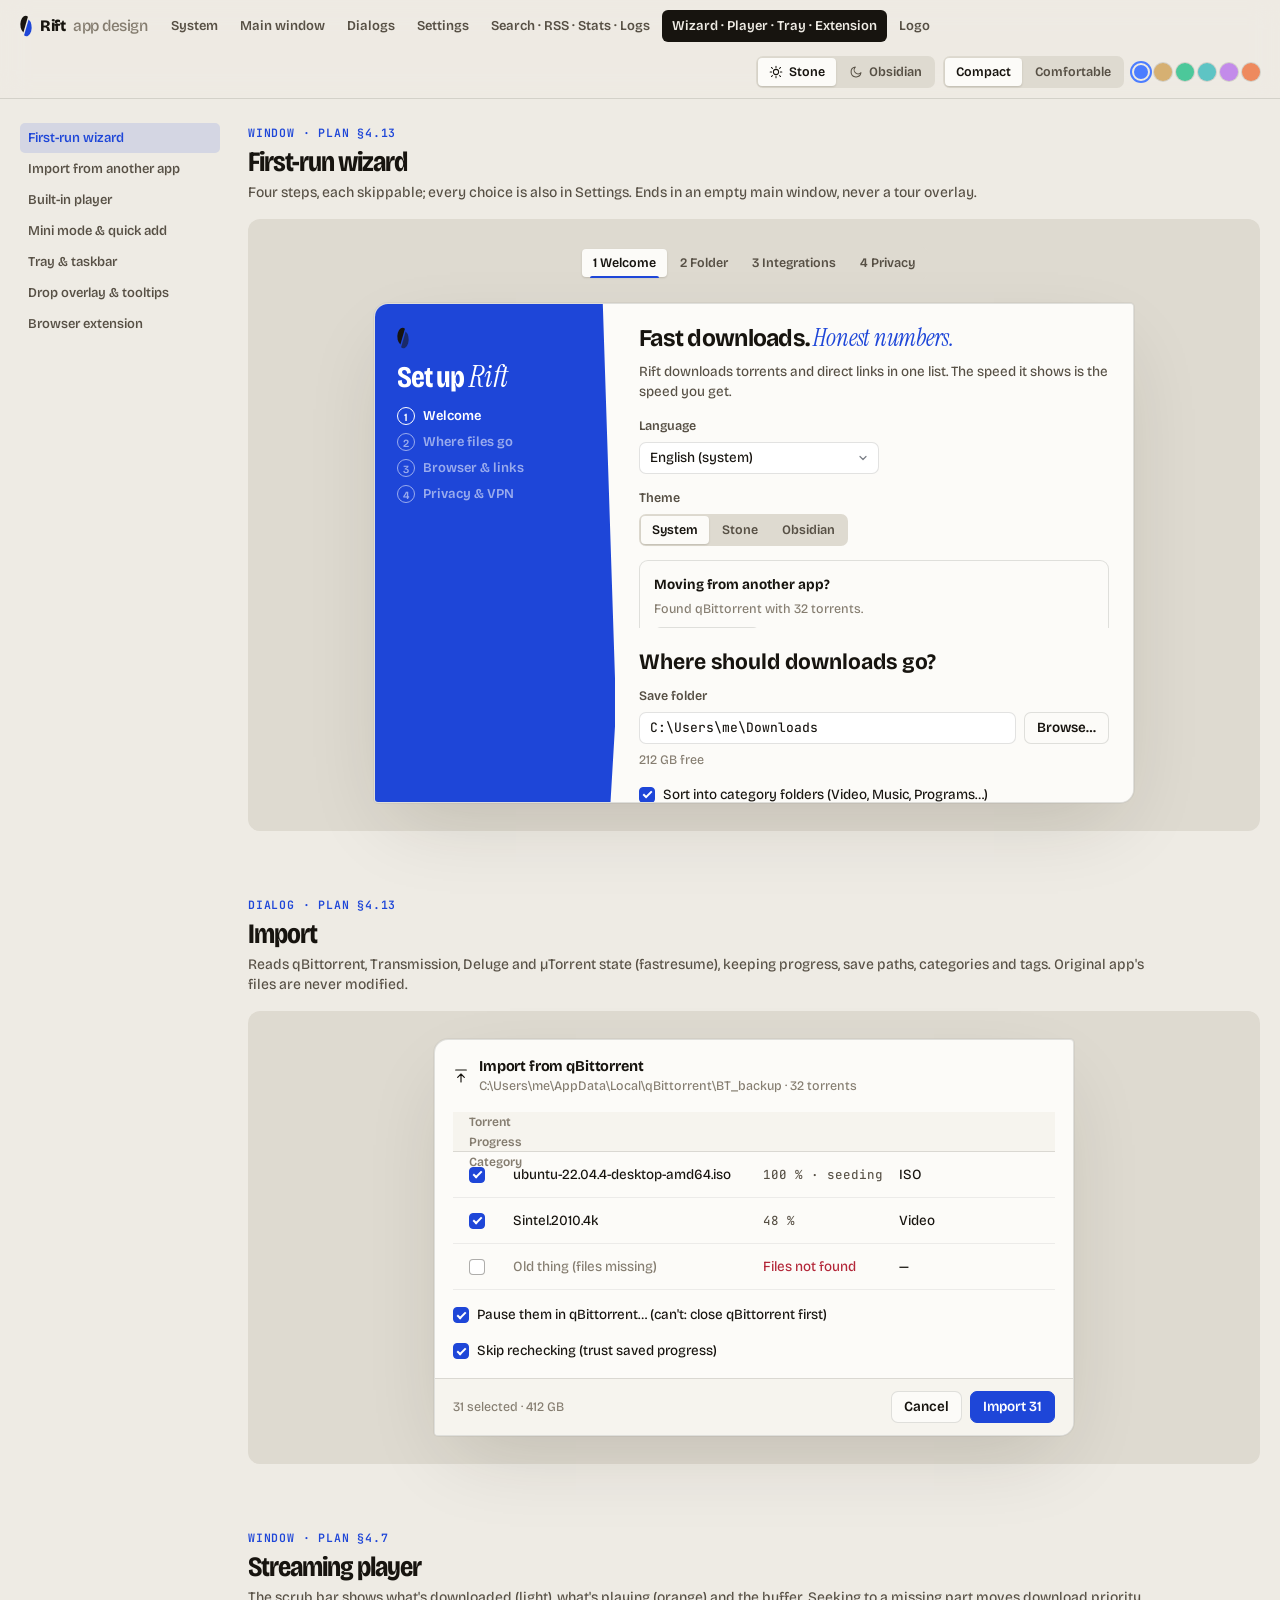
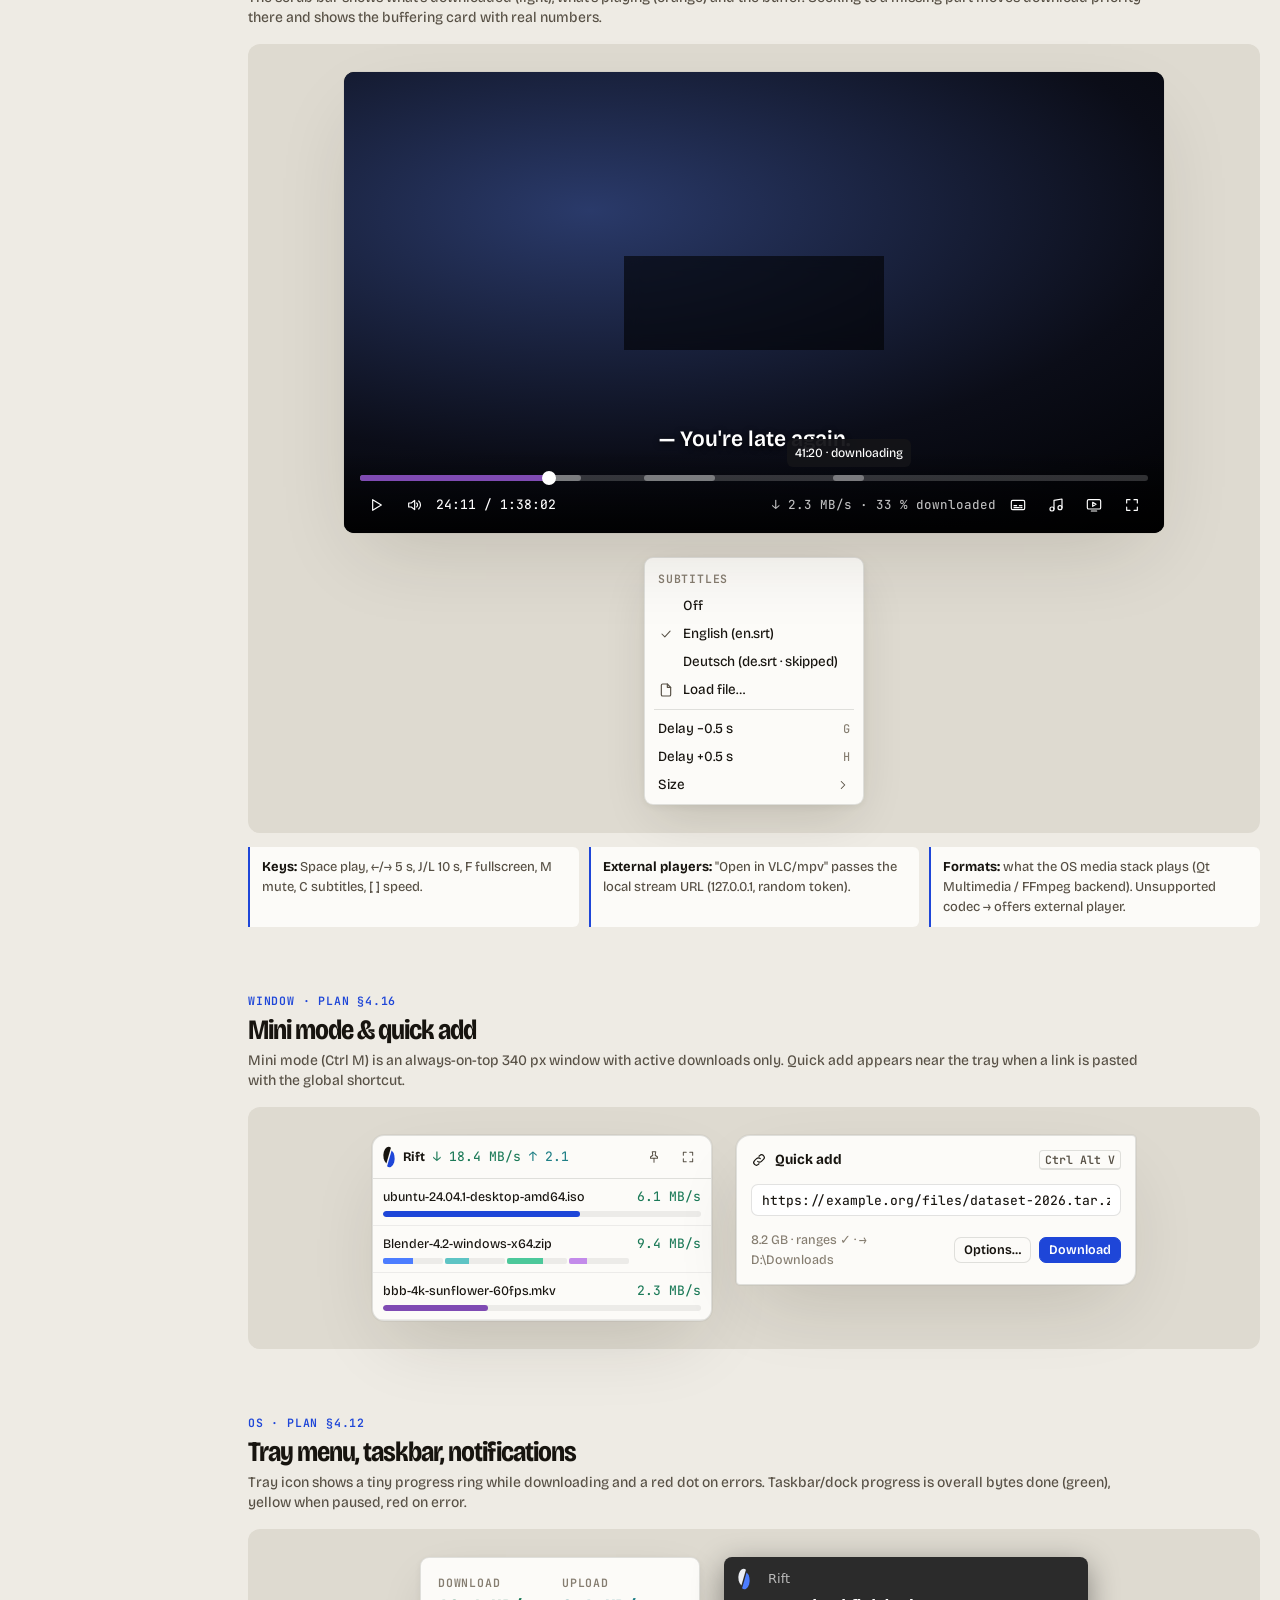
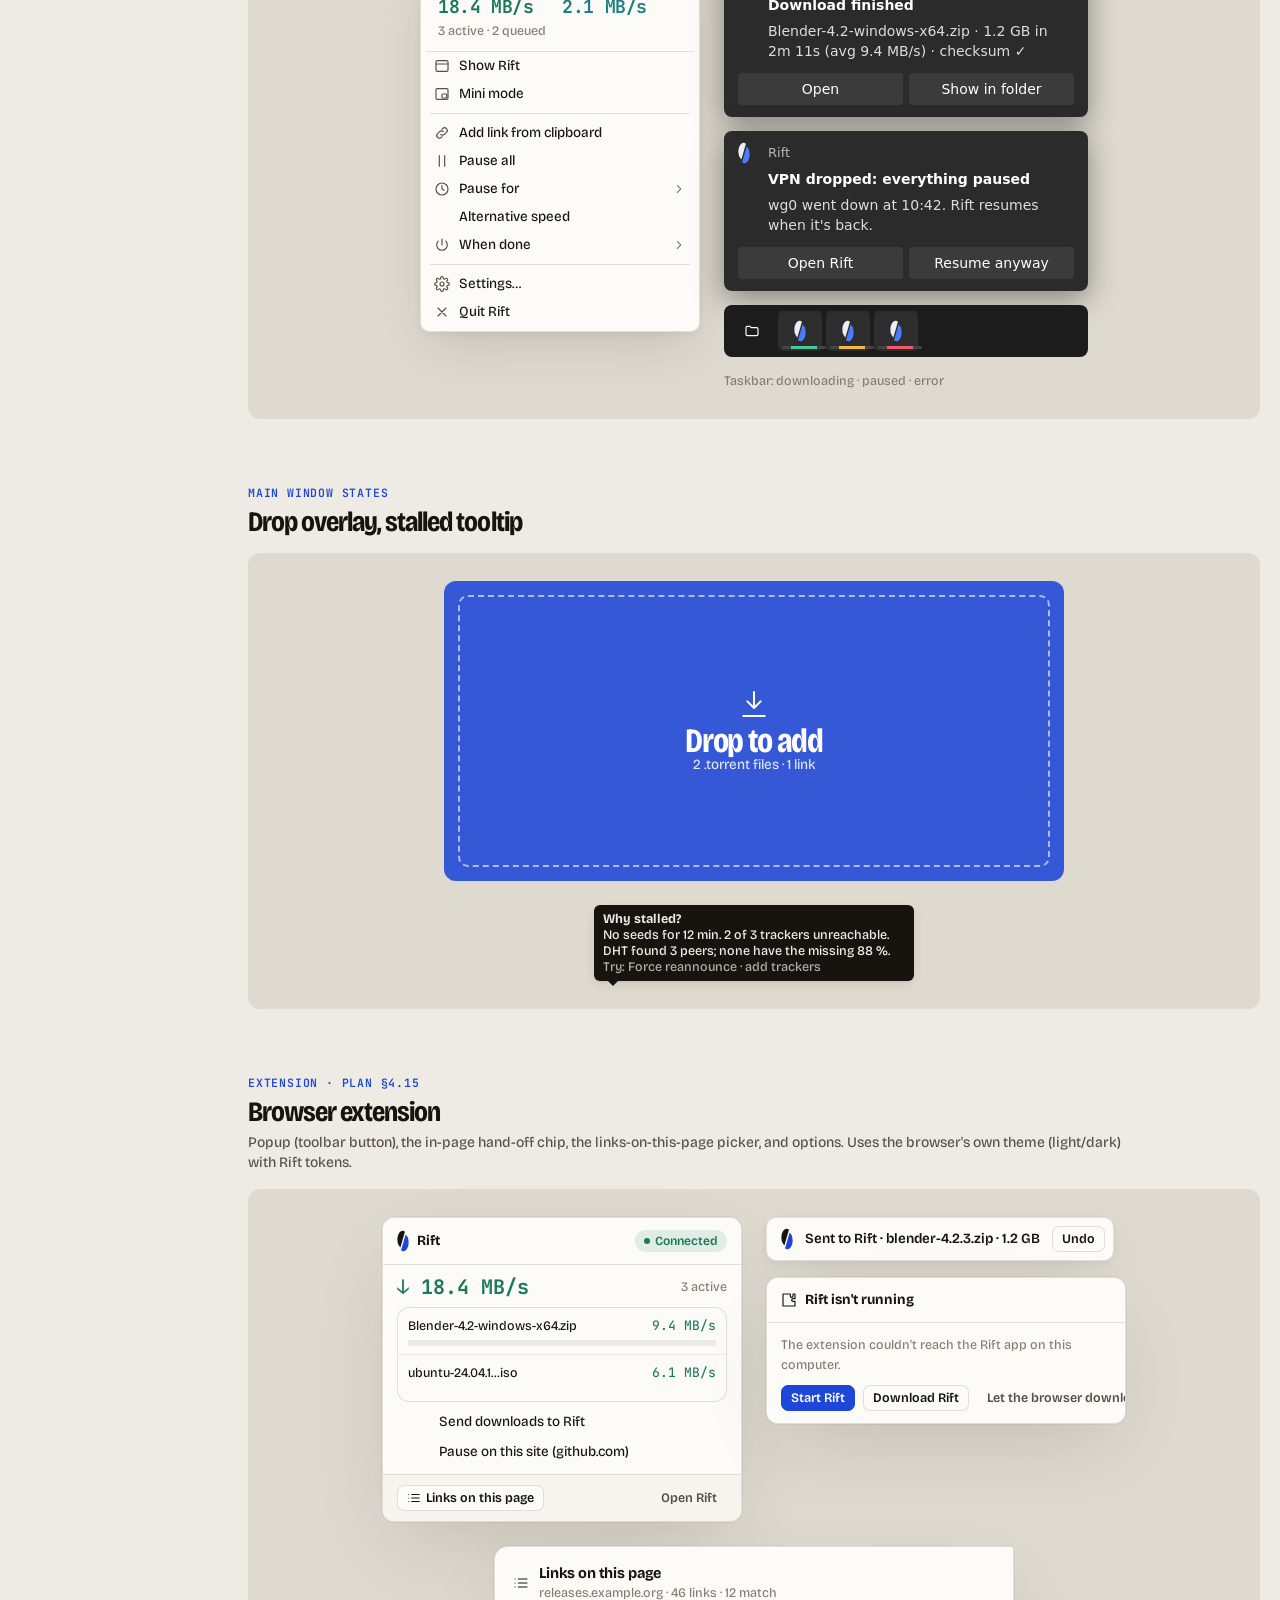
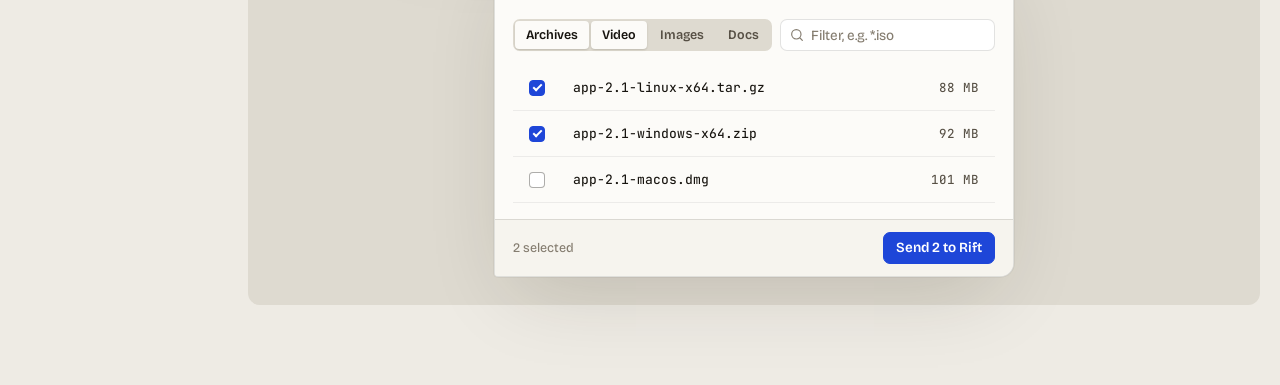
<file: design/app/more.html>
<!DOCTYPE html>
<html lang="en">
<head>
<meta charset="utf-8">
<meta name="viewport" content="width=device-width, initial-scale=1">
<title>Rift App Design: Wizard, Player, Tray, Extension</title>
<link rel="preconnect" href="https://fonts.googleapis.com"><link rel="preconnect" href="https://fonts.gstatic.com" crossorigin>
<link rel="stylesheet" href="https://fonts.googleapis.com/css2?family=Bricolage+Grotesque:opsz,wdth,wght@12..96,75..100,200..800&family=Instrument+Serif:ital@0;1&family=JetBrains+Mono:wght@400;500;600;700&display=swap">
<link rel="stylesheet" href="app.css">
<style>
.wiz{width:760px;height:500px;display:grid;grid-template-columns:240px 1fr}
.wiz-side{background:var(--accent);color:var(--on-accent);padding:24px 22px;display:flex;flex-direction:column;gap:14px;position:relative;overflow:hidden}
.wiz-side .logo-mark .rh{fill:currentColor;opacity:.55}
.wiz-side h3{margin:0;font-size:30px;line-height:30px;letter-spacing:-.04em;font-variation-settings:"wdth" 80}
.wiz-side ol{margin:0;padding:0;list-style:none;display:flex;flex-direction:column;gap:6px;font-weight:600;font-size:13.5px}
.wiz-side li{opacity:.55;display:flex;gap:8px;align-items:center}
.wiz-side li.on{opacity:1}
.wiz-side li.done{opacity:.85}
.wiz-side li i{width:18px;height:18px;border-radius:50%;border:1.5px solid currentColor;display:grid;place-items:center;font-style:normal;font-size:11px}
.wiz-side .tear{position:absolute;right:-1px;top:0;bottom:0;width:22px;background:var(--raised);clip-path:polygon(100% 0,40% 0,100% 30%,20% 52%,100% 74%,50% 100%,100% 100%)}
.wiz-main{display:flex;flex-direction:column;background:var(--raised)}
.wiz-main .dlg-b{flex:1;padding:24px}
.choice{display:grid;grid-template-columns:1fr 1fr;gap:10px}
.choice label{border:1.5px solid var(--line);border-radius:10px;padding:12px;display:flex;gap:10px;cursor:pointer;align-items:flex-start}
.choice label:has(input:checked){border-color:var(--accent);background:var(--accent-soft)}
.choice b{display:block}
.player{width:820px;background:#000;border-radius:10px;overflow:hidden;position:relative;color:#fff;box-shadow:var(--e3)}
.player .vid{aspect-ratio:16/9;background:radial-gradient(120% 90% at 30% 30%,#2a3a6a,#0b0d18 60%,#000);position:relative}
.player .sub{position:absolute;left:0;right:0;bottom:84px;text-align:center;font-size:22px;font-weight:600;text-shadow:0 2px 6px #000}
.player .ctrl{position:absolute;left:0;right:0;bottom:0;padding:24px 16px 12px;background:linear-gradient(transparent,rgba(0,0,0,.85));display:flex;flex-direction:column;gap:8px}
.scrub{height:6px;border-radius:99px;background:rgba(255,255,255,.18);position:relative}
.scrub .buf{position:absolute;inset:0 auto 0 0;background:rgba(255,255,255,.35);border-radius:99px}
.scrub .avail{position:absolute;top:0;bottom:0;background:rgba(255,255,255,.35);border-radius:99px}
.scrub .pl{position:absolute;inset:0 auto 0 0;background:var(--signal);border-radius:99px}
.scrub .kn{position:absolute;top:50%;width:14px;height:14px;margin:-7px 0 0 -7px;border-radius:50%;background:#fff}
.scrub .tipc{position:absolute;bottom:14px;transform:translateX(-50%);background:rgba(20,20,24,.95);padding:4px 8px;border-radius:6px;font-size:12.5px;white-space:nowrap}
.pbtns{display:flex;align-items:center;gap:6px}
.pbtns .btn.ghost{color:#fff}
.pbtns .btn.ghost:hover{background:rgba(255,255,255,.12)}
.player .bufcard{position:absolute;inset:0;display:grid;place-items:center}
.player .bufcard>div{background:rgba(0,0,0,.6);backdrop-filter:blur(8px);padding:16px 20px;border-radius:12px;display:flex;flex-direction:column;gap:8px;align-items:center;min-width:260px}
.mini{width:340px;border-radius:12px;background:var(--raised);border:1px solid var(--line);box-shadow:var(--e3);overflow:hidden}
.mini .mh{display:flex;align-items:center;gap:8px;padding:8px 10px;border-bottom:1px solid var(--line);font-size:13px}
.mini .mr{padding:8px 10px;display:grid;grid-template-columns:1fr auto;gap:4px 8px;border-bottom:1px solid var(--line-soft);font-size:13px}
.mini .mr .prog{grid-column:1/-1}
.tray{width:280px}
.tray .head{padding:10px 12px;display:grid;grid-template-columns:1fr 1fr;gap:4px;border-bottom:1px solid var(--line)}
.tray .head b{font-size:18px;letter-spacing:-.02em}
.osnotif{width:364px;border-radius:8px;background:#2b2b2b;color:#fff;padding:12px 14px;display:grid;grid-template-columns:20px 1fr;gap:6px 10px;font-family:"Segoe UI",system-ui,sans-serif;box-shadow:0 8px 30px rgba(0,0,0,.4)}
.osnotif .logo-mark{color:#ECEEF3}.osnotif .logo-mark .rh{fill:#4C7DFF}
.taskbar .logo-mark{color:#ECEEF3}.taskbar .logo-mark .rh{fill:#4C7DFF}
.osnotif .app{font-size:13px;color:#bbb;grid-column:2;display:flex;align-items:center;gap:6px}
.osnotif b{grid-column:2;font-size:14px}
.osnotif p{grid-column:2;margin:0;font-size:14px;color:#ddd}
.osnotif .acts{grid-column:1/-1;display:grid;grid-template-columns:1fr 1fr;gap:6px;margin-top:6px}
.osnotif .acts span{background:#3b3b3b;border-radius:4px;padding:6px;text-align:center;font-size:14px}
.ext{width:360px;border-radius:12px;background:var(--raised);border:1px solid var(--line);box-shadow:var(--e3);overflow:hidden}
.ext .eh{display:flex;align-items:center;gap:8px;padding:12px 14px;border-bottom:1px solid var(--line)}
.ext .eb{padding:12px 14px;display:flex;flex-direction:column;gap:10px}
.ext .ef{padding:10px 14px;border-top:1px solid var(--line);display:flex;gap:8px;background:var(--surface)}
.taskbar{display:flex;gap:4px;padding:6px;background:#1c1c1c;border-radius:8px}
.taskbar span{width:44px;height:40px;border-radius:5px;display:grid;place-items:center;position:relative;color:#fff}
.taskbar span.on{background:#2d2d2d}
.taskbar span .tp{position:absolute;left:4px;right:4px;bottom:2px;height:3px;border-radius:2px;background:#444;overflow:hidden}
.taskbar span .tp i{display:block;height:100%;background:#4CC89A}
.taskbar span .tp.warn i{background:#F5B93F}
.taskbar span .tp.err i{background:#F0596A}
.drop-ov{width:620px;height:300px;border-radius:12px;background:color-mix(in srgb,var(--accent) 88%,transparent);color:var(--on-accent);display:grid;place-items:center;text-align:center;position:relative;overflow:hidden}
.drop-ov::before{content:"";position:absolute;inset:14px;border:2px dashed rgba(255,255,255,.6);border-radius:10px}
.drop-ov h3{margin:8px 0 0;font-size:34px;letter-spacing:-.04em;font-variation-settings:"wdth" 80}
.imp .tr{--cols:28px minmax(0,1fr) 120px 140px}
</style>
</head>
<body class="proto">
<main class="pmain">
  <nav class="pidx" aria-label="Screens"></nav>
  <div class="screens">

  <section class="scr" id="wizard" data-t="First-run wizard">
    <header><span class="cap">Window · PLAN §4.13</span><h2>First-run wizard</h2><p>Four steps, each skippable; every choice is also in Settings. Ends in an empty main window, never a tour overlay.</p></header>
    <div class="stage center" style="flex-direction:column;align-items:center">
      <div class="seg" data-tabs="wz"><button class="tab" data-tab="1" aria-pressed="true" aria-selected="true">1 Welcome</button><button class="tab" data-tab="2">2 Folder</button><button class="tab" data-tab="3">3 Integrations</button><button class="tab" data-tab="4">4 Privacy</button></div>
      <div class="dlg wiz">
        <div class="wiz-side"><svg class="logo-mark" viewBox="13 0 38 64" aria-hidden="true"><path class="lh" transform="translate(-1.1 -4.6)" d="M39.24 6.66A17 28 0 1 0 24.76 57.34Z"/><path class="rh" transform="translate(1.1 4.6)" d="M39.24 6.66A17 28 0 1 1 24.76 57.34Z"/></svg>
          <h3>Set up <span class="serif" style="font-weight:400">Rift</span></h3>
          <ol id="wzsteps"><li class="on"><i>1</i>Welcome</li><li><i>2</i>Where files go</li><li><i>3</i>Browser &amp; links</li><li><i>4</i>Privacy &amp; VPN</li></ol>
          <span class="grow" style="flex:1"></span><span style="font-size:12.5px;opacity:.8">Takes about a minute.</span><span class="tear"></span></div>
        <div class="wiz-main">
          <div class="dlg-b" data-pane="wz:1"><h3 style="margin:0;font-size:24px;letter-spacing:-.03em">Fast downloads. <span class="serif" style="color:var(--accent);font-weight:400">Honest numbers.</span></h3><p class="t2" style="margin:0">Rift downloads torrents and direct links in one list. The speed it shows is the speed you get.</p>
            <div class="field"><label class="lbl">Language</label><select class="select" style="width:240px"><option>English (system)</option></select></div>
            <div class="field"><label class="lbl">Theme</label><div class="seg" style="width:max-content"><button aria-pressed="true">System</button><button>Stone</button><button>Obsidian</button></div></div>
            <div class="card"><b>Moving from another app?</b><p class="help" style="margin:4px 0 8px">Found qBittorrent with 32 torrents.</p><button class="btn sm">Import them…</button></div></div>
          <div class="dlg-b" data-pane="wz:2" hidden><h3 style="margin:0;font-size:22px">Where should downloads go?</h3>
            <div class="field"><label class="lbl">Save folder</label><div class="row-f"><input class="input grow mono" value="C:\Users\me\Downloads"><button class="btn">Browse…</button></div><span class="help">212 GB free</span></div>
            <label class="chk"><input type="checkbox" checked>Sort into category folders (Video, Music, Programs…)</label><label class="chk"><input type="checkbox">Keep unfinished files in a separate folder</label>
            <div class="field"><label class="lbl">My connection is about</label><div class="seg" style="width:max-content"><button>Slow (&lt; 20 Mbit)</button><button aria-pressed="true">Normal</button><button>Fast (&gt; 500 Mbit)</button><button>Measure it</button></div><span class="help">Sets connection limits. Rift won't run a speed test unless you ask.</span></div></div>
          <div class="dlg-b" data-pane="wz:3" hidden><h3 style="margin:0;font-size:22px">Catch downloads from your browser</h3>
            <div class="choice"><label><input type="checkbox" class="chk" checked><span><b>Magnet links &amp; .torrent files</b><span class="help">Open them with Rift</span></span></label><label><input type="checkbox" checked><span><b>Browser extension</b><span class="help">Big downloads go to Rift with all connections</span></span></label></div>
            <div class="tbl" style="--cols:1fr 140px"><div class="tr"><span>Firefox (found)</span><button class="btn sm primary">Add extension</button></div><div class="tr"><span>Chrome (found)</span><button class="btn sm">Add extension</button></div></div></div>
          <div class="dlg-b" data-pane="wz:4" hidden><h3 style="margin:0;font-size:22px">Privacy</h3>
            <label class="sw"><input type="checkbox" checked>Bind to my VPN and pause if it drops</label><div class="field" style="padding-left:42px"><select class="select" style="width:260px"><option>wg0 (WireGuard) · detected</option></select></div>
            <label class="sw"><input type="checkbox" checked>Prefer encrypted connections</label>
            <label class="sw"><input type="checkbox">Send anonymous crash reports</label>
            <p class="help">Rift has no ads, no telemetry and no account. Crash reports are off unless you turn them on.</p></div>
          <div class="dlg-f"><button class="btn ghost">Skip setup</button><span class="grow"></span><button class="btn">Back</button><button class="btn primary">Continue</button></div>
        </div>
      </div>
    </div>
  </section>

  <section class="scr" id="import" data-t="Import from another app">
    <header><span class="cap">Dialog · PLAN §4.13</span><h2>Import</h2><p>Reads qBittorrent, Transmission, Deluge and µTorrent state (fastresume), keeping progress, save paths, categories and tags. Original app's files are never modified.</p></header>
    <div class="stage center">
      <div class="dlg" style="width:640px"><div class="dlg-h"><i data-i="upload"></i><div><h3>Import from qBittorrent</h3><div class="sub">C:\Users\me\AppData\Local\qBittorrent\BT_backup · 32 torrents</div></div></div>
        <div class="dlg-b"><div class="tbl imp"><div class="th"><span></span><span>Torrent</span><span>Progress</span><span>Category</span></div>
          <div class="tr"><label class="chk"><input type="checkbox" checked></label><span class="ell">ubuntu-22.04.4-desktop-amd64.iso</span><span class="num">100 % · seeding</span><span>ISO</span></div>
          <div class="tr"><label class="chk"><input type="checkbox" checked></label><span class="ell">Sintel.2010.4k</span><span class="num">48 %</span><span>Video</span></div>
          <div class="tr"><label class="chk"><input type="checkbox"></label><span class="ell t3">Old thing (files missing)</span><span class="err">Files not found</span><span>—</span></div></div>
          <label class="chk"><input type="checkbox" checked>Pause them in qBittorrent… (can't: close qBittorrent first)</label><label class="chk"><input type="checkbox" checked>Skip rechecking (trust saved progress)</label></div>
        <div class="dlg-f"><span class="help">31 selected · 412 GB</span><span class="grow"></span><button class="btn">Cancel</button><button class="btn primary">Import 31</button></div></div>
    </div>
  </section>

  <section class="scr" id="player" data-t="Built-in player">
    <header><span class="cap">Window · PLAN §4.7</span><h2>Streaming player</h2><p>The scrub bar shows what's downloaded (light), what's playing (orange) and the buffer. Seeking to a missing part moves download priority there and shows the buffering card with real numbers.</p></header>
    <div class="stage center">
      <div class="player">
        <div class="vid"><div class="sub">— You're late again.</div>
          <div class="bufcard"><div><div class="prog indet" style="width:180px"><i></i></div><b>Buffering 41:20</b><span style="font-size:13px;opacity:.8">12 of 16 MB · 2.3 MB/s · about 2 s</span></div></div>
          <div class="ctrl">
            <div class="scrub"><span class="avail" style="left:0;width:28%"></span><span class="avail" style="left:36%;width:9%"></span><span class="avail" style="left:60%;width:4%"></span><span class="pl" style="width:24%"></span><span class="kn" style="left:24%"></span><span class="tipc" style="left:62%">41:20 · downloading</span></div>
            <div class="pbtns"><button class="btn ghost icon" aria-label="Play"><i data-i="play"></i></button><button class="btn ghost icon" aria-label="Volume"><i data-i="volume"></i></button><span class="num" style="font-size:13px">24:11 / 1:38:02</span><span class="grow" style="flex:1"></span>
              <span style="font-size:12.5px;opacity:.75" class="num">↓ 2.3 MB/s · 33 % downloaded</span>
              <button class="btn ghost icon" aria-label="Subtitles"><i data-i="subtitles"></i></button><button class="btn ghost icon" aria-label="Audio track"><i data-i="music"></i></button><button class="btn ghost icon" aria-label="Cast"><i data-i="stream"></i></button><button class="btn ghost icon" aria-label="Fullscreen"><i data-i="maximize"></i></button></div>
          </div></div>
      </div>
      <div class="menu"><div class="mh cap">Subtitles</div><div class="mi"><span class="chkm"></span>Off</div><div class="mi"><span class="chkm"><i data-i="check" class="s"></i></span>English (en.srt)</div><div class="mi"><span class="chkm"></span>Deutsch (de.srt · skipped)</div><div class="mi"><i data-i="file"></i>Load file…</div><div class="ms"></div><div class="mi">Delay −0.5 s<span class="sc">G</span></div><div class="mi">Delay +0.5 s<span class="sc">H</span></div><div class="mi">Size<span class="sub"><i data-i="chevR" class="s"></i></span></div></div>
    </div>
    <div class="notes"><div class="note"><b>Keys:</b> Space play, ←/→ 5 s, J/L 10 s, F fullscreen, M mute, C subtitles, [ ] speed.</div><div class="note"><b>External players:</b> "Open in VLC/mpv" passes the local stream URL (127.0.0.1, random token).</div><div class="note"><b>Formats:</b> what the OS media stack plays (Qt Multimedia / FFmpeg backend). Unsupported codec → offers external player.</div></div>
  </section>

  <section class="scr" id="mini" data-t="Mini mode & quick add">
    <header><span class="cap">Window · PLAN §4.16</span><h2>Mini mode &amp; quick add</h2><p>Mini mode (Ctrl M) is an always-on-top 340 px window with active downloads only. Quick add appears near the tray when a link is pasted with the global shortcut.</p></header>
    <div class="stage center">
      <div class="mini"><div class="mh"><svg class="logo-mark" viewBox="13 0 38 64" aria-hidden="true"><path class="lh" transform="translate(-1.1 -4.6)" d="M39.24 6.66A17 28 0 1 0 24.76 57.34Z"/><path class="rh" transform="translate(1.1 4.6)" d="M39.24 6.66A17 28 0 1 1 24.76 57.34Z"/></svg><b>Rift</b><span class="num down">↓ 18.4 MB/s</span><span class="num up">↑ 2.1</span><span class="grow" style="flex:1"></span><button class="btn ghost icon sm" aria-label="Pin on top"><i data-i="pin" class="s"></i></button><button class="btn ghost icon sm" aria-label="Back to full window"><i data-i="maximize" class="s"></i></button></div>
        <div class="mr"><span class="ell">ubuntu-24.04.1-desktop-amd64.iso</span><span class="num down">6.1 MB/s</span><div class="prog"><i style="width:62%"></i></div></div>
        <div class="mr"><span class="ell">Blender-4.2-windows-x64.zip</span><span class="num down">9.4 MB/s</span><div class="segbar"><span style="--w:1"><i style="width:50%;--c:#4C7DFF"></i></span><span style="--w:1"><i style="width:40%;--c:#5EC4C4"></i></span><span style="--w:1"><i style="width:60%;--c:#4CC89A"></i></span><span style="--w:1"><i style="width:30%;--c:#C38BEA"></i></span></div></div>
        <div class="mr"><span class="ell">bbb-4k-sunflower-60fps.mkv</span><span class="num down">2.3 MB/s</span><div class="prog"><i style="width:33%;--pc:var(--signal)"></i></div></div></div>
      <div class="dlg w420" style="width:400px"><div class="dlg-b" style="padding:14px"><div class="row-f"><i data-i="link"></i><b class="grow">Quick add</b><span class="kbd">Ctrl Alt V</span></div><input class="input mono" value="https://example.org/files/dataset-2026.tar.zst"><div class="row-f"><span class="help grow">8.2 GB · ranges ✓ · → D:\Downloads</span><button class="btn sm">Options…</button><button class="btn sm primary">Download</button></div></div></div>
    </div>
  </section>

  <section class="scr" id="tray" data-t="Tray & taskbar">
    <header><span class="cap">OS · PLAN §4.12</span><h2>Tray menu, taskbar, notifications</h2><p>Tray icon shows a tiny progress ring while downloading and a red dot on errors. Taskbar/dock progress is overall bytes done (green), yellow when paused, red on error.</p></header>
    <div class="stage center">
      <div class="menu tray"><div class="head"><span class="cap">Download</span><span class="cap">Upload</span><b class="num down">18.4 MB/s</b><b class="num up">2.1 MB/s</b><span class="help">3 active · 2 queued</span></div>
        <div class="mi"><i data-i="window"></i>Show Rift</div><div class="mi"><i data-i="mini"></i>Mini mode</div><div class="ms"></div>
        <div class="mi"><i data-i="link"></i>Add link from clipboard</div><div class="mi"><i data-i="pause"></i>Pause all</div><div class="mi"><i data-i="clock"></i>Pause for<span class="sub"><i data-i="chevR" class="s"></i></span></div><div class="mi"><span class="chkm"></span>Alternative speed</div><div class="mi"><i data-i="power"></i>When done<span class="sub"><i data-i="chevR" class="s"></i></span></div>
        <div class="ms"></div><div class="mi"><i data-i="settings"></i>Settings…</div><div class="mi"><i data-i="x"></i>Quit Rift</div></div>
      <div style="display:flex;flex-direction:column;gap:14px">
        <div class="osnotif"><svg class="logo-mark" viewBox="13 0 38 64" aria-hidden="true"><path class="lh" transform="translate(-1.1 -4.6)" d="M39.24 6.66A17 28 0 1 0 24.76 57.34Z"/><path class="rh" transform="translate(1.1 4.6)" d="M39.24 6.66A17 28 0 1 1 24.76 57.34Z"/></svg><span class="app">Rift</span><b>Download finished</b><p>Blender-4.2-windows-x64.zip · 1.2 GB in 2m 11s (avg 9.4 MB/s) · checksum ✓</p><div class="acts"><span>Open</span><span>Show in folder</span></div></div>
        <div class="osnotif"><svg class="logo-mark" viewBox="13 0 38 64" aria-hidden="true"><path class="lh" transform="translate(-1.1 -4.6)" d="M39.24 6.66A17 28 0 1 0 24.76 57.34Z"/><path class="rh" transform="translate(1.1 4.6)" d="M39.24 6.66A17 28 0 1 1 24.76 57.34Z"/></svg><span class="app">Rift</span><b>VPN dropped: everything paused</b><p>wg0 went down at 10:42. Rift resumes when it's back.</p><div class="acts"><span>Open Rift</span><span>Resume anyway</span></div></div>
        <div class="taskbar"><span><i data-i="folder"></i></span><span class="on"><svg class="logo-mark" viewBox="13 0 38 64" aria-hidden="true"><path class="lh" transform="translate(-1.1 -4.6)" d="M39.24 6.66A17 28 0 1 0 24.76 57.34Z"/><path class="rh" transform="translate(1.1 4.6)" d="M39.24 6.66A17 28 0 1 1 24.76 57.34Z"/></svg><span class="tp"><i style="width:58%"></i></span></span><span class="on"><svg class="logo-mark" viewBox="13 0 38 64" aria-hidden="true"><path class="lh" transform="translate(-1.1 -4.6)" d="M39.24 6.66A17 28 0 1 0 24.76 57.34Z"/><path class="rh" transform="translate(1.1 4.6)" d="M39.24 6.66A17 28 0 1 1 24.76 57.34Z"/></svg><span class="tp warn"><i style="width:58%"></i></span></span><span class="on"><svg class="logo-mark" viewBox="13 0 38 64" aria-hidden="true"><path class="lh" transform="translate(-1.1 -4.6)" d="M39.24 6.66A17 28 0 1 0 24.76 57.34Z"/><path class="rh" transform="translate(1.1 4.6)" d="M39.24 6.66A17 28 0 1 1 24.76 57.34Z"/></svg><span class="tp err"><i style="width:58%"></i></span></span></div>
        <span class="help">Taskbar: downloading · paused · error</span>
      </div>
    </div>
  </section>

  <section class="scr" id="drop" data-t="Drop overlay & tooltips">
    <header><span class="cap">Main window states</span><h2>Drop overlay, stalled tooltip</h2></header>
    <div class="stage center">
      <div class="drop-ov"><div><i data-i="download" class="xl"></i><h3>Drop to add</h3><p style="margin:4px 0 0;opacity:.85">2 .torrent files · 1 link</p></div></div>
      <div class="tip" style="max-width:320px;position:relative"><b>Why stalled?</b><br>No seeds for 12 min. 2 of 3 trackers unreachable. DHT found 3 peers; none have the missing 88 %.<br><span style="opacity:.7">Try: Force reannounce · add trackers</span></div>
    </div>
  </section>

  <section class="scr" id="ext" data-t="Browser extension">
    <header><span class="cap">Extension · PLAN §4.15</span><h2>Browser extension</h2><p>Popup (toolbar button), the in-page hand-off chip, the links-on-this-page picker, and options. Uses the browser's own theme (light/dark) with Rift tokens.</p></header>
    <div class="stage center">
      <div class="ext"><div class="eh"><svg class="logo-mark" viewBox="13 0 38 64" aria-hidden="true"><path class="lh" transform="translate(-1.1 -4.6)" d="M39.24 6.66A17 28 0 1 0 24.76 57.34Z"/><path class="rh" transform="translate(1.1 4.6)" d="M39.24 6.66A17 28 0 1 1 24.76 57.34Z"/></svg><b>Rift</b><span class="badge st-seeding" style="margin-left:auto">Connected</span></div>
        <div class="eb"><div class="row-f"><span class="num down" style="font-size:20px;font-weight:700">↓ 18.4 MB/s</span><span class="grow" style="flex:1"></span><span class="help">3 active</span></div>
          <div class="mini" style="width:auto;box-shadow:none"><div class="mr"><span class="ell">Blender-4.2-windows-x64.zip</span><span class="num down">9.4 MB/s</span><div class="prog"><i style="width:41%"></i></div></div><div class="mr" style="border:0"><span class="ell">ubuntu-24.04.1…iso</span><span class="num down">6.1 MB/s</span><div class="prog"><i style="width:62%"></i></div></div></div>
          <label class="sw"><input type="checkbox" checked>Send downloads to Rift</label><label class="sw"><input type="checkbox">Pause on this site (github.com)</label></div>
        <div class="ef"><button class="btn sm"><i data-i="list" class="s"></i>Links on this page</button><span class="grow" style="flex:1"></span><button class="btn sm ghost">Open Rift</button></div></div>
      <div style="display:flex;flex-direction:column;gap:16px;align-items:flex-start">
        <div class="toast" style="background:var(--raised);color:var(--text);border:1px solid var(--line)"><svg class="logo-mark" viewBox="13 0 38 64" aria-hidden="true"><path class="lh" transform="translate(-1.1 -4.6)" d="M39.24 6.66A17 28 0 1 0 24.76 57.34Z"/><path class="rh" transform="translate(1.1 4.6)" d="M39.24 6.66A17 28 0 1 1 24.76 57.34Z"/></svg>Sent to Rift · blender-4.2.3.zip · 1.2 GB<button class="btn sm" style="color:var(--text);border-color:var(--line)">Undo</button></div>
        <div class="ext"><div class="eh"><i data-i="ext"></i><b>Rift isn't running</b></div><div class="eb"><p class="help" style="margin:0">The extension couldn't reach the Rift app on this computer.</p><div class="row-f"><button class="btn sm primary">Start Rift</button><button class="btn sm">Download Rift</button><button class="btn sm ghost">Let the browser download</button></div></div></div>
      </div>
      <div class="dlg" style="width:520px"><div class="dlg-h"><i data-i="list"></i><div><h3>Links on this page</h3><div class="sub">releases.example.org · 46 links · 12 match</div></div></div>
        <div class="dlg-b"><div class="row-f"><div class="seg" data-free><button aria-pressed="true">Archives</button><button aria-pressed="true">Video</button><button>Images</button><button>Docs</button></div><div class="ig grow"><i data-i="search"></i><input class="input" placeholder="Filter, e.g. *.iso"></div></div>
          <div class="tbl" style="--cols:28px minmax(0,1fr) 70px"><div class="tr"><label class="chk"><input type="checkbox" checked></label><span class="mono ell">app-2.1-linux-x64.tar.gz</span><span class="num r">88 MB</span></div><div class="tr"><label class="chk"><input type="checkbox" checked></label><span class="mono ell">app-2.1-windows-x64.zip</span><span class="num r">92 MB</span></div><div class="tr"><label class="chk"><input type="checkbox"></label><span class="mono ell">app-2.1-macos.dmg</span><span class="num r">101 MB</span></div></div></div>
        <div class="dlg-f"><span class="help">2 selected</span><span class="grow"></span><button class="btn primary">Send 2 to Rift</button></div></div>
    </div>
  </section>

  </div>
</main>
<script src="app.js"></script>
<script>
document.addEventListener('DOMContentLoaded', () => {
  const g = document.querySelector('[data-tabs="wz"]');
  g.addEventListener('tabchange', (e) => {
    g.querySelectorAll('button').forEach((b) => b.setAttribute('aria-pressed', String(b.dataset.tab === e.detail)));
    document.querySelectorAll('#wzsteps li').forEach((li, i) => { li.className = i + 1 == e.detail ? 'on' : i + 1 < e.detail ? 'done' : ''; });
  });
  // free multi-select segmented buttons
  document.querySelectorAll('.seg[data-free] button').forEach((b) => b.addEventListener('click', () => b.setAttribute('aria-pressed', String(b.getAttribute('aria-pressed') !== 'true'))));
});
</script>
</body>
</html>
</file>
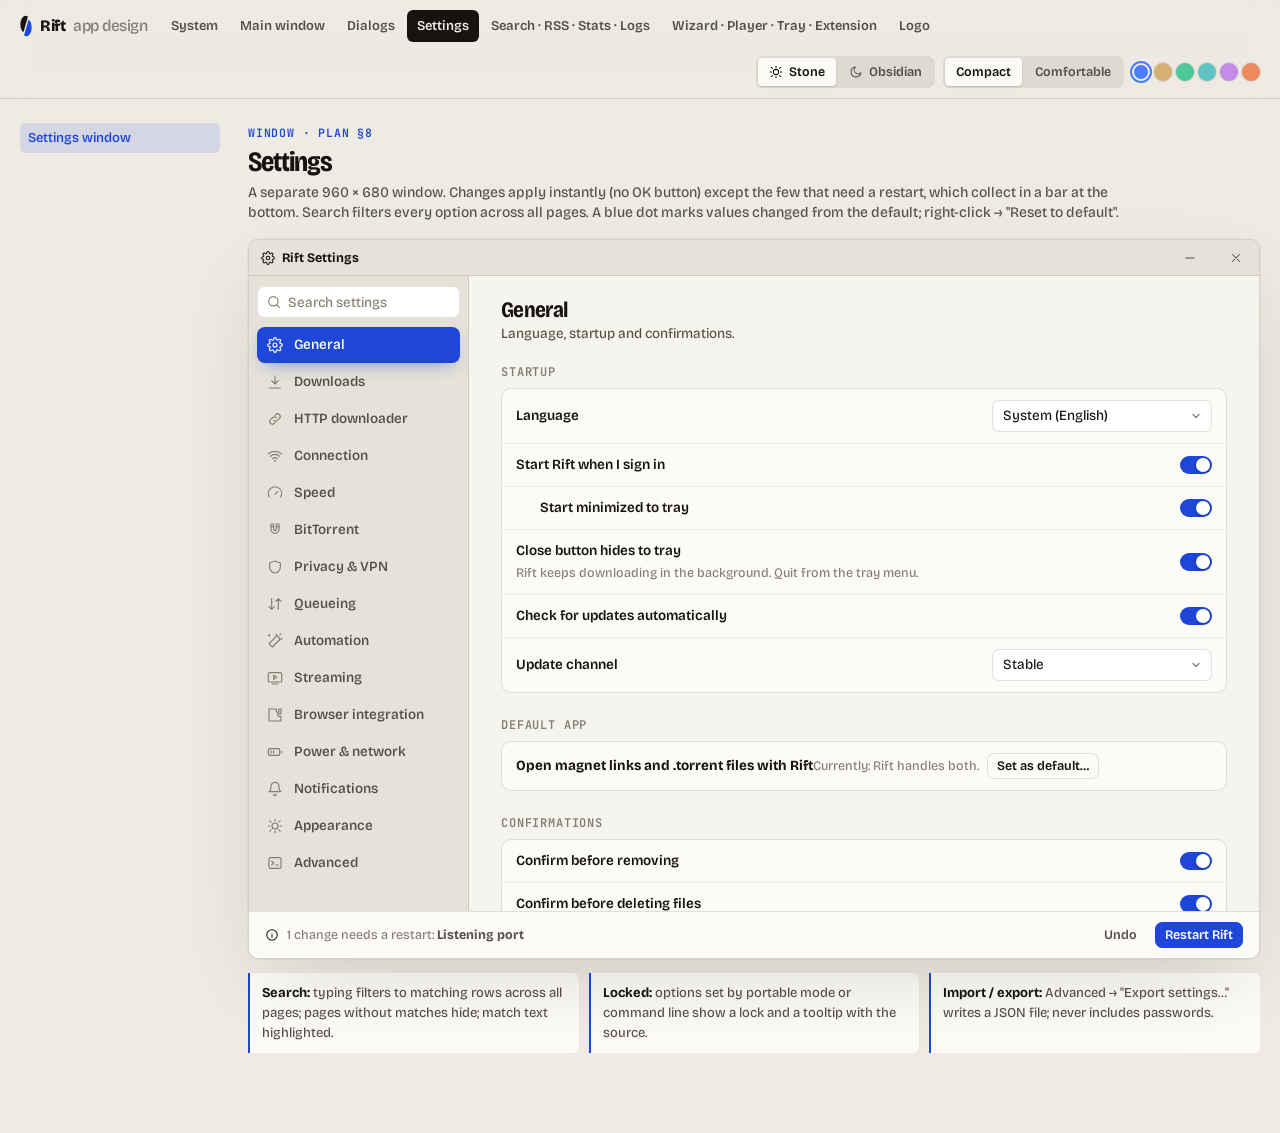
<file: design/app/settings.html>
<!DOCTYPE html>
<html lang="en">
<head>
<meta charset="utf-8">
<meta name="viewport" content="width=device-width, initial-scale=1">
<title>Rift App Design: Settings</title>
<link rel="preconnect" href="https://fonts.googleapis.com"><link rel="preconnect" href="https://fonts.gstatic.com" crossorigin>
<link rel="stylesheet" href="https://fonts.googleapis.com/css2?family=Bricolage+Grotesque:opsz,wdth,wght@12..96,75..100,200..800&family=Instrument+Serif:ital@0;1&family=JetBrains+Mono:wght@400;500;600;700&display=swap">
<link rel="stylesheet" href="app.css">
<style>
#sw{height:720px}
.set{display:grid;grid-template-columns:220px 1fr;flex:1;min-height:0}
.set-nav{background:var(--sidebar);border-right:1px solid var(--line);padding:10px 8px;overflow:auto;display:flex;flex-direction:column;gap:1px}
.set-nav .ig{margin-bottom:8px}
.set-nav .ni[aria-selected="true"]{background:var(--accent);color:var(--on-accent)}
.set-nav .ni[aria-selected="true"] .ico{color:var(--on-accent)}
.set-body{overflow:auto;padding:24px 32px 40px;background:var(--surface)}
.set-body h2{margin:0 0 4px;font-size:22px;letter-spacing:-.03em;font-variation-settings:"wdth" 85}
.set-body>section>p.lead{margin:0 0 18px;color:var(--text2)}
.grp{margin-bottom:22px}
.grp>h4{margin:0 0 6px;font-size:12px}
.grp>.rows{border:1px solid var(--line);border-radius:10px;background:var(--raised)}
.srow{display:grid;grid-template-columns:minmax(0,1fr) minmax(220px,auto);gap:6px 24px;align-items:center;padding:11px 14px;border-top:1px solid var(--line-soft)}
.srow:first-child{border-top:0}
.srow .l b{font-weight:600;display:block}
.srow .l .help{display:block;margin-top:2px}
.srow .c{display:flex;justify-content:flex-end;align-items:center;gap:8px}
.srow.wide{grid-template-columns:1fr}
.srow.wide .c{justify-content:flex-start}
.srow.sub{padding-left:38px}
.srow .changed{width:6px;height:6px;border-radius:50%;background:var(--accent);display:inline-block;margin-left:6px;vertical-align:middle}
.c .select,.c .ig{width:220px}
.c .ig.n{width:130px}
.applybar{display:flex;align-items:center;gap:8px;padding:10px 16px;border-top:1px solid var(--line);background:var(--raised)}
.ruleed{display:grid;grid-template-columns:auto 1fr 1fr auto;gap:8px;align-items:center}
.adv .tr{--cols:minmax(0,1.5fr) 120px 110px 60px}
.themepick{display:flex;gap:12px}
.themepick button{width:150px;border-radius:10px;border:2px solid var(--line);padding:6px;text-align:left;font-weight:600;font-size:13px;background:var(--surface)}
.themepick button[aria-pressed="true"]{border-color:var(--accent)}
.themepick .mini{height:70px;border-radius:6px;display:grid;grid-template-columns:30% 1fr;overflow:hidden;margin-bottom:6px;border:1px solid rgba(0,0,0,.1)}
</style>
</head>
<body class="proto">
<main class="pmain">
  <nav class="pidx" aria-label="Screens"></nav>
  <div class="screens">

  <section class="scr" id="settings" data-t="Settings window">
    <header><span class="cap">Window · PLAN §8</span><h2>Settings</h2><p>A separate 960 × 680 window. Changes apply instantly (no OK button) except the few that need a restart, which collect in a bar at the bottom. Search filters every option across all pages. A blue dot marks values changed from the default; right-click → "Reset to default".</p></header>
    <div class="win" id="sw">
      <div class="wt"><span class="wlogo"><i data-i="settings" class="s"></i>Rift Settings</span><span class="wctl"><span><i data-i="minimize" class="s"></i></span><span class="x"><i data-i="x" class="s"></i></span></span></div>
      <div class="set">
        <nav class="set-nav" data-tabs="s" id="snav"></nav>
        <div class="set-body" id="sbody"></div>
      </div>
      <div class="applybar"><i data-i="info" class="s"></i><span class="help grow">1 change needs a restart: <b class="t2">Listening port</b></span><button class="btn sm ghost">Undo</button><button class="btn sm primary">Restart Rift</button></div>
    </div>
    <div class="notes">
      <div class="note"><b>Search:</b> typing filters to matching rows across all pages; pages without matches hide; match text highlighted.</div>
      <div class="note"><b>Locked:</b> options set by portable mode or command line show a lock and a tooltip with the source.</div>
      <div class="note"><b>Import / export:</b> Advanced → "Export settings…" writes a JSON file; never includes passwords.</div>
    </div>
  </section>

  </div>
</main>
<script src="app.js"></script>
<script>
const ICO = (n) => ico(n);
const sw = (l, on, h) => ['sw', l, on, h];
const sel = (l, opts, h) => ['sel', l, opts, h];
const num = (l, v, u, h) => ['num', l, v, u, h];
const txt = (l, v, h, btn) => ['txt', l, v, h, btn];
const seg = (l, opts, h) => ['seg', l, opts, h];
const raw = (html, wide = 1) => ['raw', html, wide];
const subOf = (r) => (r.sub = 1, r);

const PAGES = [
['general', 'General', 'settings', 'Language, startup and confirmations.', [
  ['Startup', [sel('Language', ['System (English)', 'Deutsch', 'Español', 'Français', '日本語', 'Português (Brasil)', 'Русский', '中文 (简体)']), sw('Start Rift when I sign in', 1), subOf(sw('Start minimized to tray', 1)), sw('Close button hides to tray', 1, 'Rift keeps downloading in the background. Quit from the tray menu.'), sw('Check for updates automatically', 1), sel('Update channel', ['Stable', 'Beta'])]],
  ['Default app', [raw(`<div class="row-f"><span class="grow"><b>Open magnet links and .torrent files with Rift</b><span class="help">Currently: Rift handles both.</span></span><button class="btn sm">Set as default…</button></div>`)]],
  ['Confirmations', [sw('Confirm before removing', 1), sw('Confirm before deleting files', 1), sw('Confirm on quit with active downloads', 1), sw('Show "Add torrent" dialog', 1, 'Off: add instantly with defaults.')]],
  ['Privacy of Rift itself', [sw('Send crash reports', 0, 'Off by default. Reports contain no file names, hashes or IPs. Preview before sending.'), sw('Remember recent folders and searches', 1)]],
]],
['downloads', 'Downloads', 'download', 'Where files go and what happens to them.', [
  ['Saving', [txt('Default save folder', 'D:\\Downloads', '412 GB free', 'Browse…'), sw('Keep incomplete files in another folder', 1), subOf(txt('Incomplete folder', 'D:\\Downloads\\.incomplete', '', 'Browse…')), sw('Add .!rift to unfinished files', 0), sw('Pre-allocate disk space', 0, 'Prevents fragmentation. Slower to start on HDDs.'), num('Keep at least this much free', 10, 'GB', 'New downloads pause below this.')]],
  ['Categories', [raw(`<div class="tbl" style="--cols:24px 140px minmax(0,1fr) 160px 60px;width:100%"><div class="th"><span></span><span>Category</span><span>Folder</span><span>Auto when</span><span></span></div>${[['ISO', 'disc', 'D:\\Downloads\\ISO', '.iso .img'], ['Video', 'film', 'D:\\Media\\Video', '.mkv .mp4 .avi'], ['Music', 'music', 'D:\\Media\\Music', '.flac .mp3'], ['Programs', 'app', 'D:\\Downloads\\Programs', '.exe .msi .zip .dmg']].map(([n, i, f, w]) => `<div class="tr">${ico(i, 's')}<b>${n}</b><span class="mono ell t2">${f}</span><span class="mono t3 ell">${w}</span><button class="btn sm ghost icon" aria-label="Edit">${ico('edit', 's')}</button></div>`).join('')}</div><button class="btn sm" style="margin-top:8px">${ico('plus', 's')}New category</button>`)]],
  ['When a download finishes', [sw('Check checksum if available', 1), sw('Move to category folder', 1), sel('Run a program', ['Nothing', 'Custom command…']), sw('Mark files as downloaded from the internet', 1, 'Windows Mark-of-the-Web / macOS quarantine. Strongly recommended.'), sw('Scan with Windows Defender', 0), sw('Delete .torrent files after adding', 0)]],
]],
['http', 'HTTP downloader', 'link', 'Direct links: connections, retries and mirrors.', [
  ['Connections', [sel('Connections per download', ['Auto (adds while it helps)', '1', '4', '8', '16', '32']), subOf(num('Auto maximum', 16, 'per file')), num('Max connections per server', 16, '', 'Some servers ban clients above 4–8. Rift backs off automatically on 429/503.'), num('Smallest piece to split', 1, 'MiB'), num('Downloads at the same time', 4, '')]],
  ['Retries', [num('Retry failed connections', 10, 'times'), num('Wait between retries', 5, 's', 'Doubles each time, up to 2 min.'), num('Connection timeout', 30, 's'), sw('Ask for a fresh link when one expires', 1)]],
  ['Requests', [sel('User agent', ['Rift/1.0 (default)', 'Same as browser (via extension)', 'Custom…']), sw('Use mirrors from Metalink files', 1), sw('Look for checksum files next to the download', 1), sw('Accept invalid HTTPS certificates', 0, 'Never recommended. Shown with a warning on each download.')]],
  ['Site logins', [raw(`<div class="tbl" style="--cols:minmax(0,1fr) 160px 70px;width:100%"><div class="th"><span>Site</span><span>Username</span><span></span></div><div class="tr"><span class="mono">files.example.edu</span><span>jdoe</span><button class="btn sm ghost">Remove</button></div></div><p class="help" style="margin-top:6px">Passwords are kept in the OS keychain, never in Rift's files.</p>`)]],
]],
['conn', 'Connection', 'wifi', 'Ports, protocols and proxies.', [
  ['Listening', [num('Port', 51413, '', 'Used for incoming peers. Needs restart.'), raw(`<div class="row-f"><button class="btn sm">Random port</button><button class="btn sm">${ico('check', 's')}Test port</button><span class="badge st-seeding">Open from the internet</span></div>`), sw('UPnP / NAT-PMP port mapping', 1), sel('Protocol', ['TCP and µTP', 'TCP only', 'µTP only']), sel('Bind to network interface', ['Any', 'Ethernet', 'Wi-Fi', 'wg0 (WireGuard)']), sw('IPv6', 1)]],
  ['Connection limits', [num('Global max connections', 500, ''), num('Per torrent', 100, ''), num('Upload slots global', 40, ''), num('Upload slots per torrent', 8, '')]],
  ['Proxy', [sel('Proxy type', ['None', 'SOCKS5', 'HTTP', 'SOCKS4']), subOf(txt('Host : port', '', '')), subOf(sw('Use for peer connections', 1)), subOf(sw('Use for trackers and DHT', 1)), subOf(sw('Use for HTTP downloads', 1))]],
]],
['speed', 'Speed', 'speed', 'Limits, alternative limits and the schedule.', [
  ['Global limits', [num('Download', '', 'MB/s', 'Empty = no limit. Applies to torrents and direct links together.'), num('Upload', 2, 'MB/s'), sw('Apply limits to local network (LAN) peers', 0), sw('Include protocol overhead in limits', 0)]],
  ['Alternative limits', [num('Download', 1, 'MB/s'), num('Upload', .2, 'MB/s'), sw('Turn on when on battery', 1), sw('Turn on when a game is fullscreen', 1), sw('Turn on on metered connections', 1)]],
  ['Schedule', [raw(`<div style="width:100%"><div class="legend" style="margin-bottom:8px"><span style="--c:var(--success)"><i></i>Normal</span><span style="--c:var(--warning)"><i></i>Alternative</span><span style="--c:var(--danger)"><i></i>Paused</span><span class="help">Click or drag cells to change</span></div><div class="sched" id="sched"></div></div>`)]],
  ['Data cap', [sw('Monthly data cap', 1), subOf(num('Cap', 1000, 'GB')), subOf(sel('When reached', ['Pause everything', 'Switch to alternative limits', 'Only warn'])), subOf(num('Resets on day', 1, 'of month'))]],
]],
['bt', 'BitTorrent', 'magnet', 'Peer discovery, encryption and seeding goals.', [
  ['Discovery', [sw('DHT (find peers without trackers)', 1), sw('Peer exchange (PEX)', 1), sw('Local peer discovery', 1), sw('Add these trackers to new public torrents', 0), subOf(raw('<textarea class="input mono" rows="3" style="width:100%" placeholder="udp://…"></textarea>'))]],
  ['Encryption', [sel('Encryption', ['Prefer encrypted', 'Require encrypted', 'Allow unencrypted']), sw('Anonymous mode', 0, 'Hides client name and version. May reduce speeds on private trackers.')]],
  ['Seeding', [num('Stop at ratio', 2, ''), num('Or after seeding for', '', 'hours'), sel('Then', ['Pause', 'Remove', 'Remove with files', 'Enable super seeding'])]],
  ['Safety', [sw('Ban peers who send bad data', 1), sw('IP blocklist', 0), subOf(txt('Blocklist URL', '', 'Updated weekly')), sw('Check hashes on completion', 1)]],
]],
['vpn', 'Privacy & VPN', 'shield', 'Bind to your VPN and stop the instant it drops.', [
  ['Kill switch', [sw('Only use this interface', 1), subOf(sel('Interface', ['wg0 (WireGuard) · up', 'tun0 · down', 'Any'])), sw('Pause everything when it goes down', 1, 'Rift pauses within 0.5 s and resumes when the interface returns. Includes direct links.'), sw('Also block DNS lookups outside the VPN', 1)]],
  ['Leak check', [raw(`<div class="row-f" style="width:100%"><span class="grow"><b>Last check: today 09:01</b><span class="help">Peers see 185.213.x.x (VPN provider). No leak.</span></span><button class="btn sm">Check now</button></div>`)]],
]],
['queue', 'Queueing', 'sort', 'How many run at once and in what order.', [
  ['Queue', [sw('Use queueing', 1), num('Active downloads', 5, ''), num('Active uploads', 5, ''), num('Active total', 8, ''), sw("Don't count slow torrents", 1), subOf(num('Slow means below', 10, 'KB/s'))]],
  ['Order', [sel('New downloads go', ['To the bottom', 'To the top']), sw('Direct links share the queue with torrents', 1)]],
]],
['auto', 'Automation', 'wand', 'Watch folders, rules and RSS.', [
  ['Watch folders', [raw(`<div class="tbl" style="--cols:minmax(0,1fr) 140px 100px 40px;width:100%"><div class="th"><span>Folder</span><span>Category</span><span>Then</span><span></span></div><div class="tr"><span class="mono ell">C:\\Users\\me\\Downloads</span><span>Auto</span><span>Delete file</span><button class="btn sm ghost icon" aria-label="Remove">${ico('x', 's')}</button></div></div><button class="btn sm" style="margin-top:8px">${ico('plus', 's')}Add folder</button>`)]],
  ['Rules', [raw(`<div style="width:100%"><div class="card" style="display:flex;flex-direction:column;gap:8px"><div class="row-f"><label class="sw"><input type="checkbox" checked></label><b class="grow">Linux ISOs keep seeding</b><span class="help">Matched 4 times</span></div>
    <div class="ruleed"><span class="lbl">When</span><select class="select"><option>Name</option><option>Tracker</option><option>Size</option><option>Source site</option><option>File type</option></select><select class="select"><option>matches regex</option><option>contains</option><option>is larger than</option></select><input class="input mono" value="(ubuntu|fedora|debian).*\\.iso"></div>
    <div class="ruleed"><span class="lbl">Then</span><select class="select"><option>Set category</option><option>Add tag</option><option>Set limit</option><option>Set ratio goal</option><option>Move when done</option></select><input class="input" value="ISO"><span></span></div>
    <div class="ruleed"><span class="lbl">And</span><select class="select"><option>Add tag</option></select><input class="input" value="keep-seeding"><button class="btn sm ghost icon" aria-label="Add action">${ico('plus', 's')}</button></div></div>
    <button class="btn sm" style="margin-top:8px">${ico('plus', 's')}New rule</button></div>`)]],
  ['RSS', [num('Check feeds every', 30, 'min'), num('Keep articles', 100, 'per feed'), sw('Download matching items automatically', 1), sw('Smart episode filter (skip repeats)', 1)]],
]],
['stream', 'Streaming', 'stream', 'Watch while downloading.', [
  ['Player', [sel('Play with', ['Rift player', 'VLC (found)', 'mpv', 'System default']), num('Buffer before playing', 16, 'MB'), sw('Prefer subtitles in', 1), subOf(sel('Language', ['English', 'Deutsch', 'Español'])), sw('Remember position', 1)]],
  ['Sharing', [sw('Stream to other devices on my network (DLNA)', 0), sw('Local stream URL (http://127.0.0.1)', 1, 'Only reachable from this computer.')]],
]],
['browser', 'Browser integration', 'ext', 'The extension hands downloads to Rift over Native Messaging. No network port is opened.', [
  ['Extensions', [raw(`<div class="tbl" style="--cols:minmax(0,1fr) 120px 120px;width:100%"><div class="th"><span>Browser</span><span>Extension</span><span></span></div><div class="tr"><span>Firefox</span><span class="badge st-seeding">Connected</span><span></span></div><div class="tr"><span>Chrome</span><span class="badge st-paused">Not installed</span><button class="btn sm">Get it</button></div><div class="tr"><span>Edge</span><span class="badge st-paused">Not installed</span><button class="btn sm">Get it</button></div></div>`)]],
  ['Take over', [sw('Catch downloads from the browser', 1), num('Only files larger than', 2, 'MB'), txt('File types', 'zip 7z rar iso exe msi dmg pkg mp4 mkv pdf', 'Empty = everything'), txt('Never from these sites', 'mail.google.com, *.bank', ''), sw('Hold Alt while clicking to skip Rift', 1), sw('Send cookies and referrer for this download', 1, 'Needed for links behind a login. Only for that download, never stored.')]],
]],
['power', 'Power & network', 'battery', 'Sleep, battery and metered networks.', [
  ['Power', [sw('Keep computer awake while downloading', 1), subOf(sw('Also while seeding', 0)), sw('Pause on battery below', 1), subOf(num('Battery', 20, '%')), sel('When everything finishes', ['Do nothing', 'Quit', 'Sleep', 'Hibernate', 'Shut down'])]],
  ['Network', [sw('Pause on metered connections', 1), sw('Pause on these Wi-Fi networks', 0), subOf(txt('Networks', 'Airport-Free, Hotel-Guest', ''))]],
]],
['notify', 'Notifications', 'bell', 'Native notifications, sound and taskbar.', [
  ['Notify me when', [sw('A download finishes', 1), sw('A download fails', 1), sw('The kill switch pauses everything', 1), sw('An RSS rule adds something', 1), sw('Disk is almost full', 1), sw('An update is ready', 1)]],
  ['Style', [sw('Play a sound', 0), sw('Show progress on the taskbar / dock', 1), sw('Show speed in tray tooltip', 1), sw('Do not disturb while fullscreen', 1)]],
]],
['look', 'Appearance', 'sun', 'Theme, accent and density. Previews live.', [
  ['Theme', [raw(`<div class="themepick seg"><button aria-pressed="true" data-th="system"><div class="mini" style="background:linear-gradient(90deg,#E6E6E0 50%,#0D0F12 50%)"></div>System</button><button data-th="stone"><div class="mini"><i style="background:#DDDED6"></i><i style="background:#F2F2ED"></i></div>Stone (light)</button><button data-th="obsidian"><div class="mini"><i style="background:#111318"></i><i style="background:#15181D"></i></div>Obsidian (dark)</button></div>`)]],
  ['Details', [raw(`<div class="row-f" style="width:100%"><span class="grow"><b>Accent</b></span><div class="acc" id="accp"></div></div>`), seg('Density', ['Compact', 'Comfortable']), sel('Font size', ['Small (12)', 'Default (13)', 'Large (14)', 'Larger (16)']), sw('Reduce motion', 0, 'Follows the OS setting by default.'), sw('Show speed in the window title', 1), sw('Color peer flags', 1), sel('Units', ['MB/s (bytes)', 'Mbit/s (bits)'])]],
]],
['adv', 'Advanced', 'terminal', 'For experts. Every libtorrent setting, with search.', [
  ['Diagnostics', [sel('Log level', ['Normal', 'Verbose', 'Debug']), raw(`<div class="row-f"><button class="btn sm">${ico('folderOpen', 's')}Open log folder</button><button class="btn sm">${ico('bug', 's')}Copy diagnostics</button><button class="btn sm">${ico('upload', 's')}Export settings…</button><button class="btn sm">Import…</button><button class="btn sm danger-ghost">Reset all settings…</button></div>`)]],
  ['Disk', [num('Disk cache', 256, 'MB'), sel('Disk I/O', ['Memory-mapped (default)', 'Positional (pread)']), num('Disk threads', 4, '')]],
  ['libtorrent settings', [raw(`<div style="width:100%"><div class="row-f" style="margin-bottom:8px"><div class="ig grow">${ico('search')}<input class="input" placeholder="Search 180 settings"></div><label class="chk"><input type="checkbox">Changed only</label></div><div class="tbl adv"><div class="th"><span>Name</span><span>Value</span><span>Default</span><span></span></div>${[['active_checking', '1', '1'], ['connection_speed', '30', '30'], ['send_buffer_watermark', '1024', '500'], ['mixed_mode_algorithm', 'peer_proportional', 'peer_proportional'], ['request_timeout', '60', '60'], ['suggest_mode', 'no_piece_suggestions', 'no_piece_suggestions']].map(([n, v, d]) => `<div class="tr"><span class="mono ell">${n}${v !== d ? '<span class="changed"></span>' : ''}</span><input class="input mono" value="${v}" style="height:22px"><span class="mono t3 ell">${d}</span><button class="btn sm ghost icon" aria-label="Reset">${ico('undo', 's')}</button></div>`).join('')}</div></div>`)]],
  ['Shortcuts', [raw(`<button class="btn sm">${ico('keyboard', 's')}Edit keyboard shortcuts…</button>`)]],
]],
];

function ctl(r) {
  const [t] = r;
  if (t === 'sw') return `<label class="sw"><input type="checkbox" ${r[2] ? 'checked' : ''} aria-label="${r[1]}"></label>`;
  if (t === 'sel') return `<select class="select" aria-label="${r[1]}">${r[2].map((o) => `<option>${o}</option>`).join('')}</select>`;
  if (t === 'num') return `<div class="ig n"><input class="input" value="${r[2]}" placeholder="No limit" aria-label="${r[1]}">${r[3] ? `<span class="unit">${r[3]}</span>` : ''}</div>`;
  if (t === 'txt') return `<input class="input mono" style="width:260px" value="${r[2]}" aria-label="${r[1]}">${r[4] ? `<button class="btn sm">${r[4]}</button>` : ''}`;
  if (t === 'seg') return `<div class="seg">${r[2].map((o, i) => `<button aria-pressed="${!i}">${o}</button>`).join('')}</div>`;
  return '';
}
function rowHTML(r) {
  if (r[0] === 'raw') return `<div class="srow wide"><div class="c">${r[1]}</div></div>`;
  const help = r[0] === 'num' ? r[4] : r[3];
  return `<div class="srow ${r.sub ? 'sub' : ''}"><div class="l"><b>${r[1]}</b>${help ? `<span class="help">${help}</span>` : ''}</div><div class="c">${ctl(r)}</div></div>`;
}
document.addEventListener('DOMContentLoaded', () => {
  document.getElementById('snav').innerHTML = `<div class="ig">${ico('search')}<input class="input" placeholder="Search settings" aria-label="Search settings"></div>` +
    PAGES.map(([id, l, i], n) => `<button class="ni" data-tab="${id}" aria-selected="${!n}">${ico(i)}<span>${l}</span></button>`).join('');
  document.getElementById('sbody').innerHTML = PAGES.map(([id, l, i, lead, groups], n) => `<section data-pane="s:${id}" ${n ? 'hidden' : ''}><h2>${l}</h2><p class="lead">${lead}</p>${groups.map(([g, rows]) => `<div class="grp"><h4 class="cap">${g}</h4><div class="rows">${rows.map(rowHTML).join('')}</div></div>`).join('')}</section>`).join('');
  // Scheduler grid
  const sc = document.getElementById('sched');
  sc.innerHTML = '<span></span>' + Array.from({ length: 24 }, (_, h) => `<span class="hd">${h % 3 ? '' : h}</span>`).join('') +
    ['Mon', 'Tue', 'Wed', 'Thu', 'Fri', 'Sat', 'Sun'].map((d, di) => `<span class="dy">${d}</span>` + Array.from({ length: 24 }, (_, h) => `<i class="${h >= 9 && h < 18 && di < 5 ? 'alt' : h >= 1 && h < 6 && di === 2 ? 'off' : ''}" title="${d} ${h}:00"></i>`).join('')).join('');
  // Accent picker mirrors the prototype toolbar picker
  const accs = { cobalt: '#4C7DFF', champagne: '#D6B072', jade: '#4CC89A', teal: '#5EC4C4', orchid: '#C38BEA', ember: '#EE8A5E' };
  document.getElementById('accp').innerHTML = Object.entries(accs).map(([k, v], i) => `<button style="--c:${v}" aria-label="${k}" aria-pressed="${!i}"></button>`).join('');
  hydrate(document.getElementById('sw')); behaviors(document.getElementById('sw'));
});
</script>
</body>
</html>
</file>
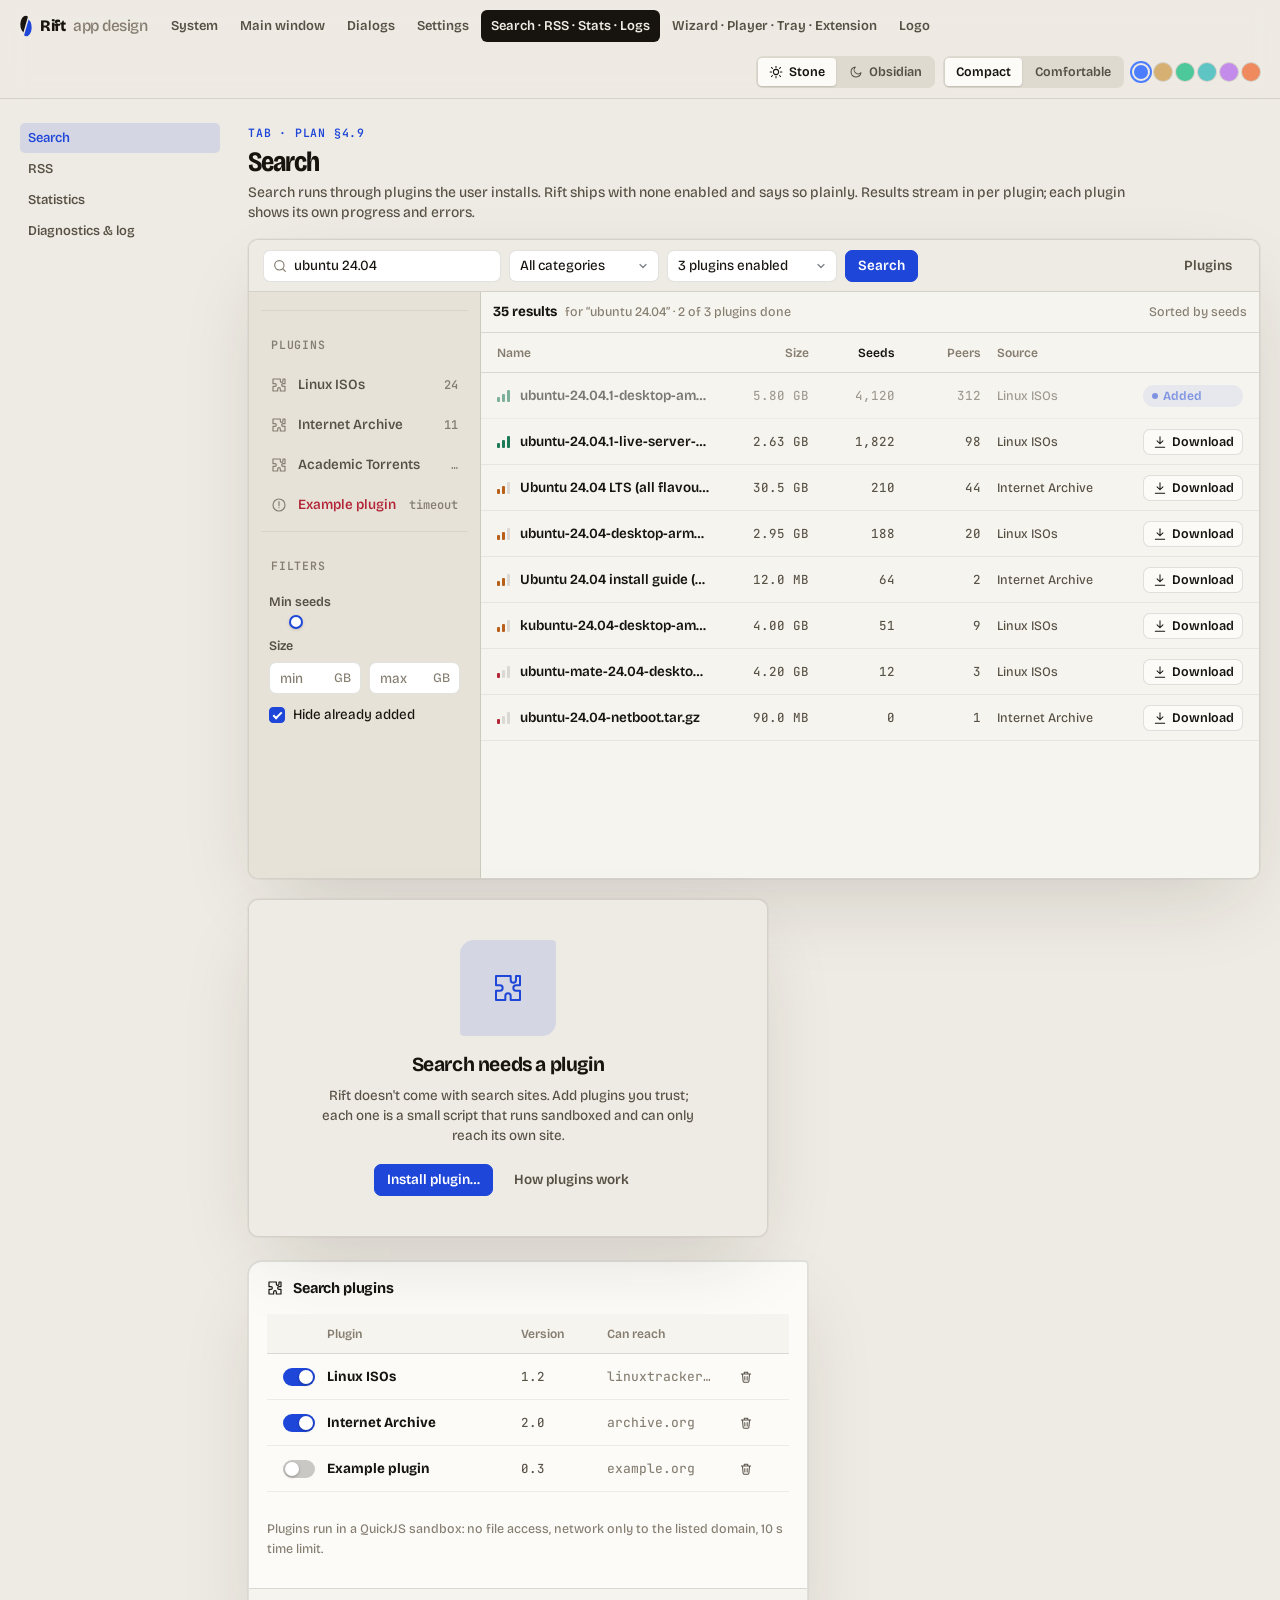
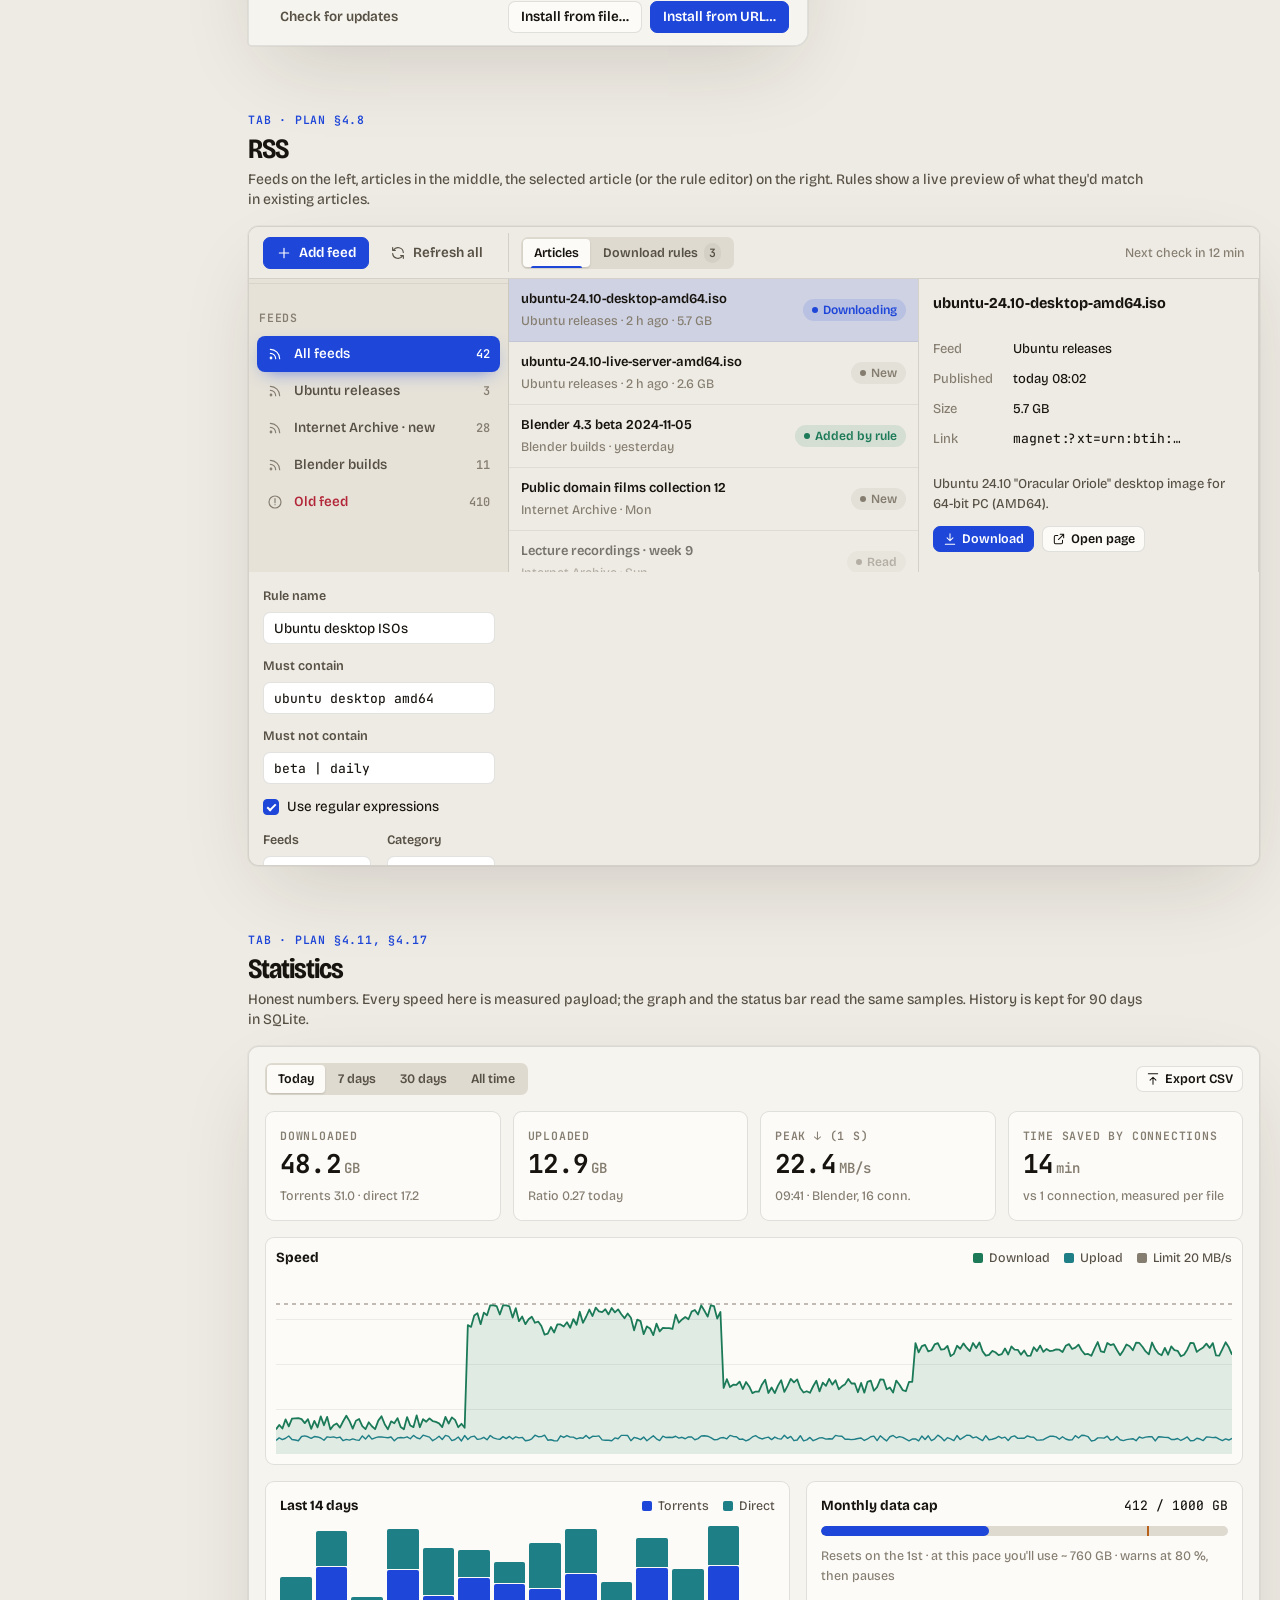
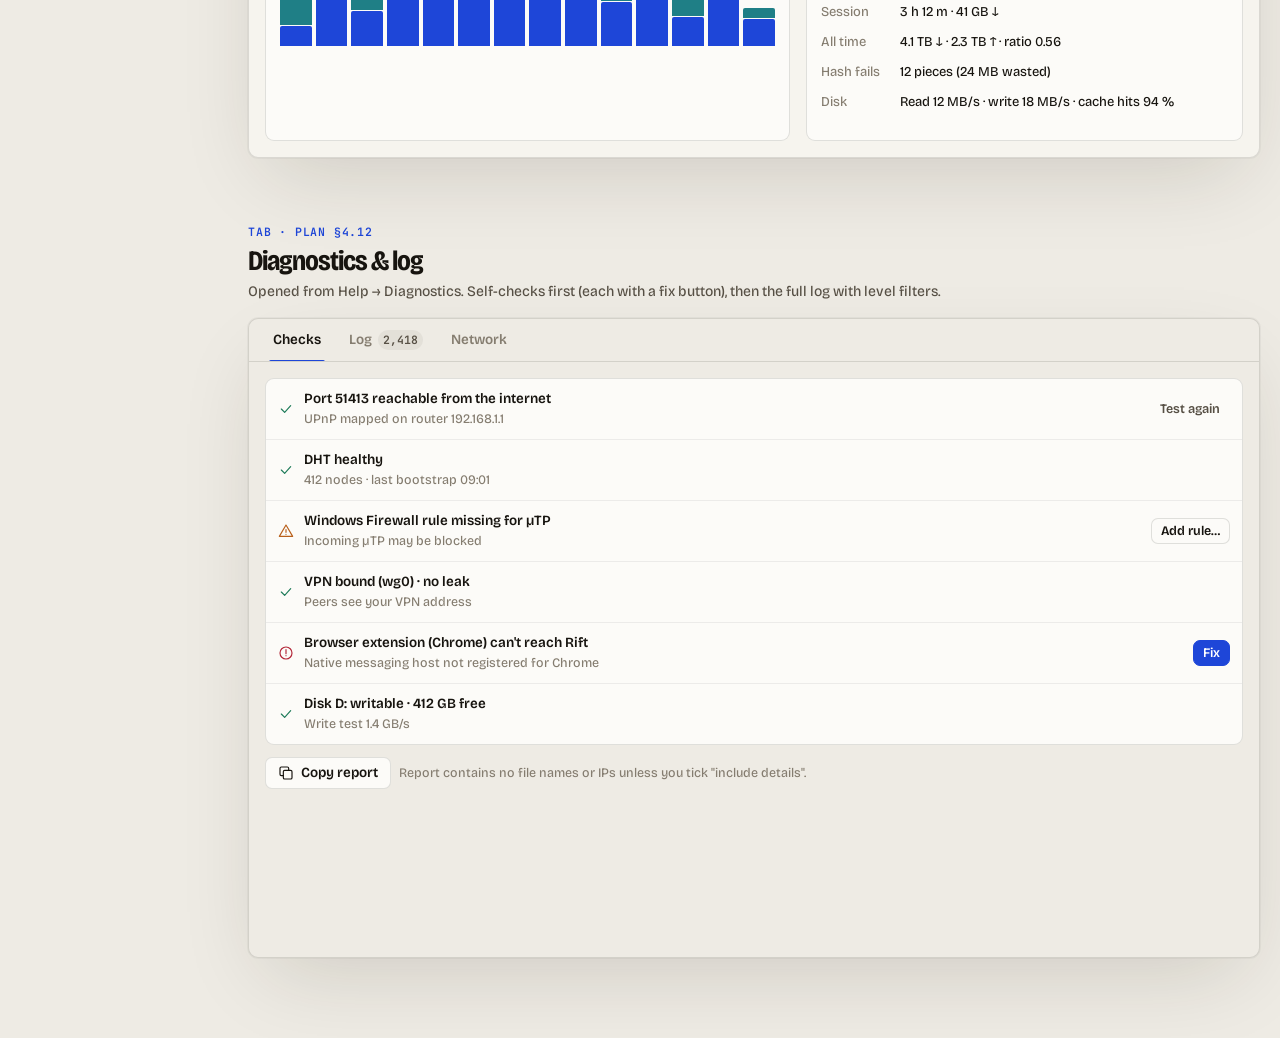
<file: design/app/tabs.html>
<!DOCTYPE html>
<html lang="en">
<head>
<meta charset="utf-8">
<meta name="viewport" content="width=device-width, initial-scale=1">
<title>Rift App Design: Search, RSS, Stats, Logs</title>
<link rel="preconnect" href="https://fonts.googleapis.com"><link rel="preconnect" href="https://fonts.gstatic.com" crossorigin>
<link rel="stylesheet" href="https://fonts.googleapis.com/css2?family=Bricolage+Grotesque:opsz,wdth,wght@12..96,75..100,200..800&family=Instrument+Serif:ital@0;1&family=JetBrains+Mono:wght@400;500;600;700&display=swap">
<link rel="stylesheet" href="app.css">
<style>
.win.tall{height:640px}
.body2{display:grid;grid-template-columns:232px 1fr;flex:1;min-height:0}
.pane{display:flex;flex-direction:column;min-height:0;min-width:0;background:var(--surface)}
.pane-h{display:flex;align-items:center;gap:8px;padding:10px 12px;border-bottom:1px solid var(--line);flex-wrap:wrap}
.pane-b{flex:1;overflow:auto;min-height:0}
.three{display:grid;grid-template-columns:260px minmax(0,1fr) 340px;flex:1;min-height:0}
.three>*{border-right:1px solid var(--line);min-height:0;overflow:auto}
.three>*:last-child{border-right:0}
.art-i{padding:10px 12px;border-bottom:1px solid var(--line-soft);display:grid;grid-template-columns:1fr auto;gap:2px 8px}
.art-i.sel{background:var(--selection)}
.art-i b{font-weight:600;font-size:13.5px;overflow:hidden;text-overflow:ellipsis;white-space:nowrap}
.art-i .help{grid-column:1}
.art-i .badge{grid-row:1/3;grid-column:2;align-self:center}
.stats{display:grid;grid-template-columns:repeat(4,1fr);gap:12px}
.cap-meter{height:10px;border-radius:99px;background:var(--sunken);overflow:hidden;position:relative}
.cap-meter i{position:absolute;inset:0 auto 0 0;background:var(--accent);border-radius:99px}
.cap-meter b{position:absolute;top:-3px;bottom:-3px;width:2px;background:var(--warning)}
.bars{display:flex;align-items:flex-end;gap:4px;height:120px}
.bars span{flex:1;display:flex;flex-direction:column;justify-content:flex-end;gap:1px}
.bars span i{display:block;border-radius:2px 2px 0 0}
.logv{font-family:var(--mono);font-size:12.5px;line-height:20px}
.logv .r{display:grid;grid-template-columns:150px 56px 110px 1fr;gap:12px;padding:0 12px}
.logv .r:hover{background:var(--hover)}
.logv .r.e{background:var(--danger-soft)}
.diag{display:grid;grid-template-columns:repeat(3,1fr);gap:12px}
.chk-row{display:flex;align-items:center;gap:10px;padding:10px 12px;border-top:1px solid var(--line-soft)}
.chk-row:first-child{border-top:0}
.chk-row .grow b{display:block;font-weight:600}
.okc{color:var(--success)}.warnc{color:var(--warning)}.errc{color:var(--danger)}
</style>
</head>
<body class="proto">
<main class="pmain">
  <nav class="pidx" aria-label="Screens"></nav>
  <div class="screens">

  <section class="scr" id="search" data-t="Search">
    <header><span class="cap">Tab · PLAN §4.9</span><h2>Search</h2><p>Search runs through plugins the user installs. Rift ships with none enabled and says so plainly. Results stream in per plugin; each plugin shows its own progress and errors.</p></header>
    <div class="win tall">
      <div class="tb"><div class="ig grow" style="max-width:520px"><i data-i="search"></i><input class="input" value="ubuntu 24.04" aria-label="Search"></div>
        <select class="select" style="width:150px"><option>All categories</option><option>Software</option><option>Video</option><option>Music</option><option>Books</option></select>
        <select class="select" style="width:170px"><option>3 plugins enabled</option></select><button class="btn primary">Search</button><span class="grow"></span><button class="btn ghost">Plugins</button></div>
      <div class="body2">
        <aside class="sb"><div class="sb-h"><span class="cap">Plugins</span></div>
          <div class="ni"><i data-i="puzzle"></i><span class="ell">Linux ISOs</span><span class="c">24</span></div>
          <div class="ni"><i data-i="puzzle"></i><span class="ell">Internet Archive</span><span class="c">11</span></div>
          <div class="ni"><i data-i="puzzle"></i><span class="ell">Academic Torrents</span><span class="c"><span class="spin-s"></span>…</span></div>
          <div class="ni" style="color:var(--danger)"><i data-i="alertCircle"></i><span class="ell">Example plugin</span><span class="c" title="Site didn't answer in 10 s">timeout</span></div>
          <div class="sb-h"><span class="cap">Filters</span></div>
          <div style="padding:4px 8px;display:flex;flex-direction:column;gap:10px">
            <div class="field"><label class="lbl">Min seeds</label><input class="range" type="range" value="10"></div>
            <div class="field"><label class="lbl">Size</label><div class="row-f"><div class="ig grow"><input class="input" placeholder="min"><span class="unit">GB</span></div><div class="ig grow"><input class="input" placeholder="max"><span class="unit">GB</span></div></div></div>
            <label class="chk"><input type="checkbox" checked>Hide already added</label>
          </div>
        </aside>
        <div class="pane">
          <div class="pane-h"><b>35 results</b><span class="help">for “ubuntu 24.04” · 2 of 3 plugins done</span><span class="grow"></span><span class="help">Sorted by seeds</span></div>
          <div class="pane-b"><div class="tbl" style="--cols:minmax(0,1fr) 84px 70px 70px 130px 100px">
            <div class="th"><span>Name</span><span class="r">Size</span><span class="r sorted">Seeds </span><span class="r">Peers</span><span>Source</span><span></span></div>
            <div id="sres"></div></div></div>
        </div>
      </div>
    </div>
    <div class="stage" style="margin-top:20px">
      <div class="win" style="width:520px"><div class="empty" style="padding:40px"><div class="art"><i data-i="puzzle" class="xl"></i></div><h3>Search needs a plugin</h3><p>Rift doesn't come with search sites. Add plugins you trust; each one is a small script that runs sandboxed and can only reach its own site.</p><div class="acts"><button class="btn primary">Install plugin…</button><button class="btn ghost">How plugins work</button></div></div></div>
      <div class="dlg" style="width:560px"><div class="dlg-h"><i data-i="puzzle"></i><h3>Search plugins</h3></div><div class="dlg-b">
        <div class="tbl" style="--cols:28px minmax(0,1fr) 70px 110px 40px"><div class="th"><span></span><span>Plugin</span><span>Version</span><span>Can reach</span><span></span></div>
          <div class="tr"><label class="sw"><input type="checkbox" checked></label><b>Linux ISOs</b><span class="num">1.2</span><span class="mono t3 ell">linuxtracker.org</span><button class="btn sm ghost icon" aria-label="Remove"><i data-i="trash" class="s"></i></button></div>
          <div class="tr"><label class="sw"><input type="checkbox" checked></label><b>Internet Archive</b><span class="num">2.0</span><span class="mono t3 ell">archive.org</span><button class="btn sm ghost icon" aria-label="Remove"><i data-i="trash" class="s"></i></button></div>
          <div class="tr"><label class="sw"><input type="checkbox"></label><b>Example plugin</b><span class="num">0.3</span><span class="mono t3 ell">example.org</span><button class="btn sm ghost icon" aria-label="Remove"><i data-i="trash" class="s"></i></button></div></div>
        <p class="help">Plugins run in a QuickJS sandbox: no file access, network only to the listed domain, 10 s time limit.</p></div>
        <div class="dlg-f"><button class="btn ghost">Check for updates</button><span class="grow"></span><button class="btn">Install from file…</button><button class="btn primary">Install from URL…</button></div></div>
    </div>
  </section>

  <section class="scr" id="rss" data-t="RSS">
    <header><span class="cap">Tab · PLAN §4.8</span><h2>RSS</h2><p>Feeds on the left, articles in the middle, the selected article (or the rule editor) on the right. Rules show a live preview of what they'd match in existing articles.</p></header>
    <div class="win tall">
      <div class="tb"><button class="btn primary"><i data-i="plus"></i>Add feed</button><button class="btn ghost"><i data-i="refresh"></i>Refresh all</button><span class="sep"></span><div class="seg" data-tabs="rss"><button class="tab" data-tab="art" aria-selected="true" aria-pressed="true">Articles</button><button class="tab" data-tab="rules" aria-pressed="false">Download rules <span class="cnt">3</span></button></div><span class="grow"></span><span class="help">Next check in 12 min</span></div>
      <div class="three">
        <div style="background:var(--sidebar)">
          <div class="sb-h"><span class="cap">Feeds</span></div>
          <div style="padding:0 8px;display:flex;flex-direction:column;gap:1px">
            <div class="ni" aria-current="true"><i data-i="rss"></i><span class="ell">All feeds</span><span class="c">42</span></div>
            <div class="ni"><i data-i="rss"></i><span class="ell">Ubuntu releases</span><span class="c">3</span></div>
            <div class="ni"><i data-i="rss"></i><span class="ell">Internet Archive · new</span><span class="c">28</span></div>
            <div class="ni"><i data-i="rss"></i><span class="ell">Blender builds</span><span class="c">11</span></div>
            <div class="ni" style="color:var(--danger)"><i data-i="alertCircle"></i><span class="ell">Old feed</span><span class="c">410</span></div>
          </div>
        </div>
        <div data-pane="rss:art">
          <div class="art-i sel"><b>ubuntu-24.10-desktop-amd64.iso</b><span class="badge st-downloading">Downloading</span><span class="help">Ubuntu releases · 2 h ago · 5.7 GB</span></div>
          <div class="art-i"><b>ubuntu-24.10-live-server-amd64.iso</b><span class="badge st-paused">New</span><span class="help">Ubuntu releases · 2 h ago · 2.6 GB</span></div>
          <div class="art-i"><b>Blender 4.3 beta 2024-11-05</b><span class="badge st-completed">Added by rule</span><span class="help">Blender builds · yesterday</span></div>
          <div class="art-i"><b>Public domain films collection 12</b><span class="badge st-paused">New</span><span class="help">Internet Archive · Mon</span></div>
          <div class="art-i" style="opacity:.55"><b>Lecture recordings · week 9</b><span class="badge st-paused">Read</span><span class="help">Internet Archive · Sun</span></div>
        </div>
        <div data-pane="rss:rules" hidden>
          <div class="art-i sel"><b>Ubuntu desktop ISOs</b><label class="sw"><input type="checkbox" checked></label><span class="help">Matched 3 · last 2 h ago</span></div>
          <div class="art-i"><b>Blender nightly</b><label class="sw"><input type="checkbox" checked></label><span class="help">Matched 11</span></div>
          <div class="art-i"><b>Lectures</b><label class="sw"><input type="checkbox"></label><span class="help">Off</span></div>
          <div style="padding:10px"><button class="btn sm"><i data-i="plus" class="s"></i>New rule</button></div>
        </div>
        <div style="padding:14px;display:flex;flex-direction:column;gap:12px" data-pane="rss:art">
          <b style="font-size:15px">ubuntu-24.10-desktop-amd64.iso</b>
          <dl class="kv"><dt>Feed</dt><dd>Ubuntu releases</dd><dt>Published</dt><dd>today 08:02</dd><dt>Size</dt><dd>5.7 GB</dd><dt>Link</dt><dd class="mono">magnet:?xt=urn:btih:…</dd></dl>
          <p class="t2" style="margin:0;font-size:13.5px">Ubuntu 24.10 "Oracular Oriole" desktop image for 64-bit PC (AMD64).</p>
          <div class="row-f"><button class="btn primary sm"><i data-i="download" class="s"></i>Download</button><button class="btn sm"><i data-i="external" class="s"></i>Open page</button></div>
        </div>
        <div style="padding:14px;display:flex;flex-direction:column;gap:12px" data-pane="rss:rules" hidden>
          <div class="field"><label class="lbl">Rule name</label><input class="input" value="Ubuntu desktop ISOs"></div>
          <div class="field"><label class="lbl">Must contain</label><input class="input mono" value="ubuntu desktop amd64"></div>
          <div class="field"><label class="lbl">Must not contain</label><input class="input mono" value="beta | daily"></div>
          <label class="chk"><input type="checkbox" checked>Use regular expressions</label>
          <div class="fgrid"><div class="field"><label class="lbl">Feeds</label><select class="select"><option>Ubuntu releases</option></select></div><div class="field"><label class="lbl">Category</label><select class="select"><option>ISO</option></select></div></div>
          <div><span class="cap">Preview · matches 3 of 42</span><div class="card" style="margin-top:6px;padding:8px 10px;font-size:13px;display:flex;flex-direction:column;gap:4px"><span class="okc">✓ ubuntu-24.10-desktop-amd64.iso</span><span class="okc">✓ ubuntu-24.04.1-desktop-amd64.iso</span><span class="t3">✗ ubuntu-24.10-live-server-amd64.iso</span></div></div>
        </div>
      </div>
    </div>
  </section>

  <section class="scr" id="stats" data-t="Statistics">
    <header><span class="cap">Tab · PLAN §4.11, §4.17</span><h2>Statistics</h2><p>Honest numbers. Every speed here is measured payload; the graph and the status bar read the same samples. History is kept for 90 days in SQLite.</p></header>
    <div class="win" style="padding:16px;gap:16px;background:var(--surface)">
      <div class="row-f"><div class="seg"><button aria-pressed="true">Today</button><button>7 days</button><button>30 days</button><button>All time</button></div><span class="grow"></span><button class="btn sm"><i data-i="upload" class="s"></i>Export CSV</button></div>
      <div class="stats">
        <div class="stat"><span class="cap">Downloaded</span><span class="v num">48.2<small>GB</small></span><span class="d">Torrents 31.0 · direct 17.2</span></div>
        <div class="stat"><span class="cap">Uploaded</span><span class="v num">12.9<small>GB</small></span><span class="d">Ratio 0.27 today</span></div>
        <div class="stat"><span class="cap">Peak ↓ (1 s)</span><span class="v num">22.4<small>MB/s</small></span><span class="d">09:41 · Blender, 16 conn.</span></div>
        <div class="stat"><span class="cap">Time saved by connections</span><span class="v num">14<small>min</small></span><span class="d">vs 1 connection, measured per file</span></div>
      </div>
      <div class="gwrap"><div class="row-f" style="margin-bottom:6px"><b>Speed</b><span class="grow"></span><span class="legend"><span style="--c:var(--down)"><i></i>Download</span><span style="--c:var(--up)"><i></i>Upload</span><span style="--c:var(--text3)"><i></i>Limit 20 MB/s</span></span></div><canvas class="graph" id="sg" style="height:180px"></canvas></div>
      <div style="display:grid;grid-template-columns:1.2fr 1fr;gap:16px">
        <div class="card"><div class="row-f" style="margin-bottom:10px"><b class="grow">Last 14 days</b><span class="legend"><span style="--c:var(--k-bt)"><i></i>Torrents</span><span style="--c:var(--k-http)"><i></i>Direct</span></span></div><div class="bars" id="bars"></div></div>
        <div class="card" style="display:flex;flex-direction:column;gap:10px"><div class="row-f"><b class="grow">Monthly data cap</b><span class="num">412 / 1000 GB</span></div><div class="cap-meter"><i style="width:41.2%"></i><b style="left:80%" title="Warn at 80 %"></b></div><span class="help">Resets on the 1st · at this pace you'll use ~ 760 GB · warns at 80 %, then pauses</span>
          <dl class="kv" style="margin-top:6px"><dt>Session</dt><dd>3 h 12 m · 41 GB ↓</dd><dt>All time</dt><dd>4.1 TB ↓ · 2.3 TB ↑ · ratio 0.56</dd><dt>Hash fails</dt><dd>12 pieces (24 MB wasted)</dd><dt>Disk</dt><dd>Read 12 MB/s · write 18 MB/s · cache hits 94 %</dd></dl></div>
      </div>
    </div>
  </section>

  <section class="scr" id="logs" data-t="Diagnostics & log">
    <header><span class="cap">Tab · PLAN §4.12</span><h2>Diagnostics &amp; log</h2><p>Opened from Help → Diagnostics. Self-checks first (each with a fix button), then the full log with level filters.</p></header>
    <div class="win tall">
      <div class="tabs" data-tabs="dg" style="padding:0 12px"><button class="tab" data-tab="chk" aria-selected="true">Checks</button><button class="tab" data-tab="log">Log <span class="cnt">2,418</span></button><button class="tab" data-tab="net">Network</button></div>
      <div class="pane-b" data-pane="dg:chk" style="padding:16px">
        <div class="grp card" style="padding:0">
          <div class="chk-row"><i data-i="check" class="okc"></i><div class="grow"><b>Port 51413 reachable from the internet</b><span class="help">UPnP mapped on router 192.168.1.1</span></div><button class="btn sm ghost">Test again</button></div>
          <div class="chk-row"><i data-i="check" class="okc"></i><div class="grow"><b>DHT healthy</b><span class="help">412 nodes · last bootstrap 09:01</span></div></div>
          <div class="chk-row"><i data-i="alert" class="warnc"></i><div class="grow"><b>Windows Firewall rule missing for µTP</b><span class="help">Incoming µTP may be blocked</span></div><button class="btn sm">Add rule…</button></div>
          <div class="chk-row"><i data-i="check" class="okc"></i><div class="grow"><b>VPN bound (wg0) · no leak</b><span class="help">Peers see your VPN address</span></div></div>
          <div class="chk-row"><i data-i="alertCircle" class="errc"></i><div class="grow"><b>Browser extension (Chrome) can't reach Rift</b><span class="help">Native messaging host not registered for Chrome</span></div><button class="btn sm primary">Fix</button></div>
          <div class="chk-row"><i data-i="check" class="okc"></i><div class="grow"><b>Disk D: writable · 412 GB free</b><span class="help">Write test 1.4 GB/s</span></div></div>
        </div>
        <div class="row-f" style="margin-top:12px"><button class="btn"><i data-i="copy"></i>Copy report</button><span class="help">Report contains no file names or IPs unless you tick "include details".</span></div>
      </div>
      <div class="pane-b" data-pane="dg:log" hidden>
        <div class="pane-h"><div class="seg"><button aria-pressed="true">All</button><button>Info</button><button>Warnings</button><button>Errors</button></div><select class="select" style="width:150px"><option>All sources</option><option>Session</option><option>Torrent</option><option>HTTP</option><option>Disk</option><option>Network</option></select><div class="ig grow"><i data-i="search"></i><input class="input" placeholder="Filter log"></div><button class="btn sm ghost" data-toggle aria-pressed="true">Follow</button><button class="btn sm"><i data-i="copy" class="s"></i>Copy</button></div>
        <div class="logv" id="logv"></div>
      </div>
      <div class="pane-b" data-pane="dg:net" hidden style="padding:16px">
        <div class="diag">
          <div class="stat"><span class="cap">Connections</span><span class="v num">218<small>/ 500</small></span><span class="d">TCP 79 · µTP 139 · half-open 4</span></div>
          <div class="stat"><span class="cap">Overhead</span><span class="v num">3.1<small>%</small></span><span class="d">Protocol traffic not counted in speeds</span></div>
          <div class="stat"><span class="cap">Interface</span><span class="v num" style="font-size:20px">wg0</span><span class="d">10.64.0.2 · MTU 1420</span></div>
        </div>
      </div>
    </div>
  </section>

  </div>
</main>
<script src="app.js"></script>
<script>
document.addEventListener('DOMContentLoaded', () => {
  const R = [['ubuntu-24.04.1-desktop-amd64.iso', 5940, 4120, 312, 'Linux ISOs', 1], ['ubuntu-24.04.1-live-server-amd64.iso', 2690, 1822, 98, 'Linux ISOs'], ['Ubuntu 24.04 LTS (all flavours)', 31200, 210, 44, 'Internet Archive'], ['ubuntu-24.04-desktop-arm64.iso', 3020, 188, 20, 'Linux ISOs'], ['Ubuntu 24.04 install guide (PDF)', 12, 64, 2, 'Internet Archive'], ['kubuntu-24.04-desktop-amd64.iso', 4100, 51, 9, 'Linux ISOs'], ['ubuntu-mate-24.04-desktop-amd64.iso', 4300, 12, 3, 'Linux ISOs'], ['ubuntu-24.04-netboot.tar.gz', 90, 0, 1, 'Internet Archive']];
  document.getElementById('sres').innerHTML = R.map(([n, mb, s, p, src, added]) => `<div class="tr ${added ? 'dim' : ''}"><div class="nm"><span class="health h${s > 500 ? 3 : s > 20 ? 2 : 1}"><i></i><i></i><i></i></span><b class="ell">${n}</b></div><span class="num r">${fmtBytes(mb)}</span><span class="num r ${s ? 'down' : 'err'}">${s.toLocaleString()}</span><span class="num r">${p}</span><span class="t2 ell" style="font-size:13px">${src}</span>${added ? '<span class="badge st-downloading">Added</span>' : '<button class="btn sm">' + ico('download', 's') + 'Download</button>'}</div>`).join('');
  const bars = document.getElementById('bars'); let h = '';
  for (let i = 0; i < 14; i++) { const t = 20 + Math.abs(Math.sin(i * 1.7)) * 60, w = 8 + Math.abs(Math.cos(i * 2.3)) * 40; h += `<span title="Day ${i + 1}"><i style="height:${w}px;background:var(--k-http)"></i><i style="height:${t}px;background:var(--k-bt)"></i></span>`; }
  bars.innerHTML = h;
  const n = 300, dn = [], up = []; for (let i = 0; i < n; i++) { const base = i < 60 ? 4 : i < 140 ? 18 + Math.sin(i / 5) * 1.5 : i < 200 ? 9 : 14; dn.push(Math.max(0, Math.min(20, base + (Math.random() - .5) * 2))); up.push(1.5 + Math.random() * .8); }
  const draw = () => drawGraph(document.getElementById('sg'), [{ data: dn, color: '--down', fill: 1 }, { data: up, color: '--up', width: 1.4 }], { limit: 20, max: 24 });
  draw(); addEventListener('themechange', draw); addEventListener('resize', draw);
  const L = [['INFO', 'Session', 'Rift 1.0.2 started · libtorrent 2.0.10 · 32 torrents restored'], ['INFO', 'Network', 'Listening on 0.0.0.0:51413 (TCP, µTP) · bound to wg0'], ['INFO', 'Network', 'UPnP: mapped 51413 on 192.168.1.1'], ['INFO', 'HTTP', 'Blender-4.2…zip: probe ok · 1.20 GB · ranges · ETag'], ['INFO', 'HTTP', 'Blender-4.2…zip: 2 → 4 connections (+87 % speed)'], ['INFO', 'HTTP', 'Blender-4.2…zip: 4 → 8 connections (+41 %)'], ['INFO', 'HTTP', 'Blender-4.2…zip: 8 → 16 connections (+3 %) · reverted to 8'], ['WARN', 'Torrent', 'archlinux…iso: tracker archlinux.org timed out'], ['WARN', 'Disk', 'LibreOffice…msi: low free space on D: (4.2 GB)'], ['ERROR', 'Disk', 'LibreOffice…msi: write failed: There is not enough space on the disk (112)'], ['INFO', 'Torrent', 'Sintel.2010…mkv: ratio 3.2 reached goal 3.0 · keeps seeding (rule "keep-seeding")'], ['INFO', 'Session', 'Kill switch armed on wg0']];
  document.getElementById('logv').innerHTML = L.map(([lv, src, m], i) => `<div class="r ${lv === 'ERROR' ? 'e' : ''}"><span class="t3">2026-11-07 09:${String(1 + i * 3).padStart(2, '0')}:${String(i * 7 % 60).padStart(2, '0')}</span><span class="${lv === 'WARN' ? 'warnc' : lv === 'ERROR' ? 'errc' : 't3'}" style="font-weight:700">${lv}</span><span class="t2">${src}</span><span>${m}</span></div>`).join('');
  // seg used as tab group for RSS: keep aria-pressed in sync
  document.querySelector('[data-tabs="rss"]').addEventListener('tabchange', (e) => e.currentTarget.querySelectorAll('button').forEach((b) => b.setAttribute('aria-pressed', String(b.dataset.tab === e.detail))));
});
</script>
</body>
</html>
</file>
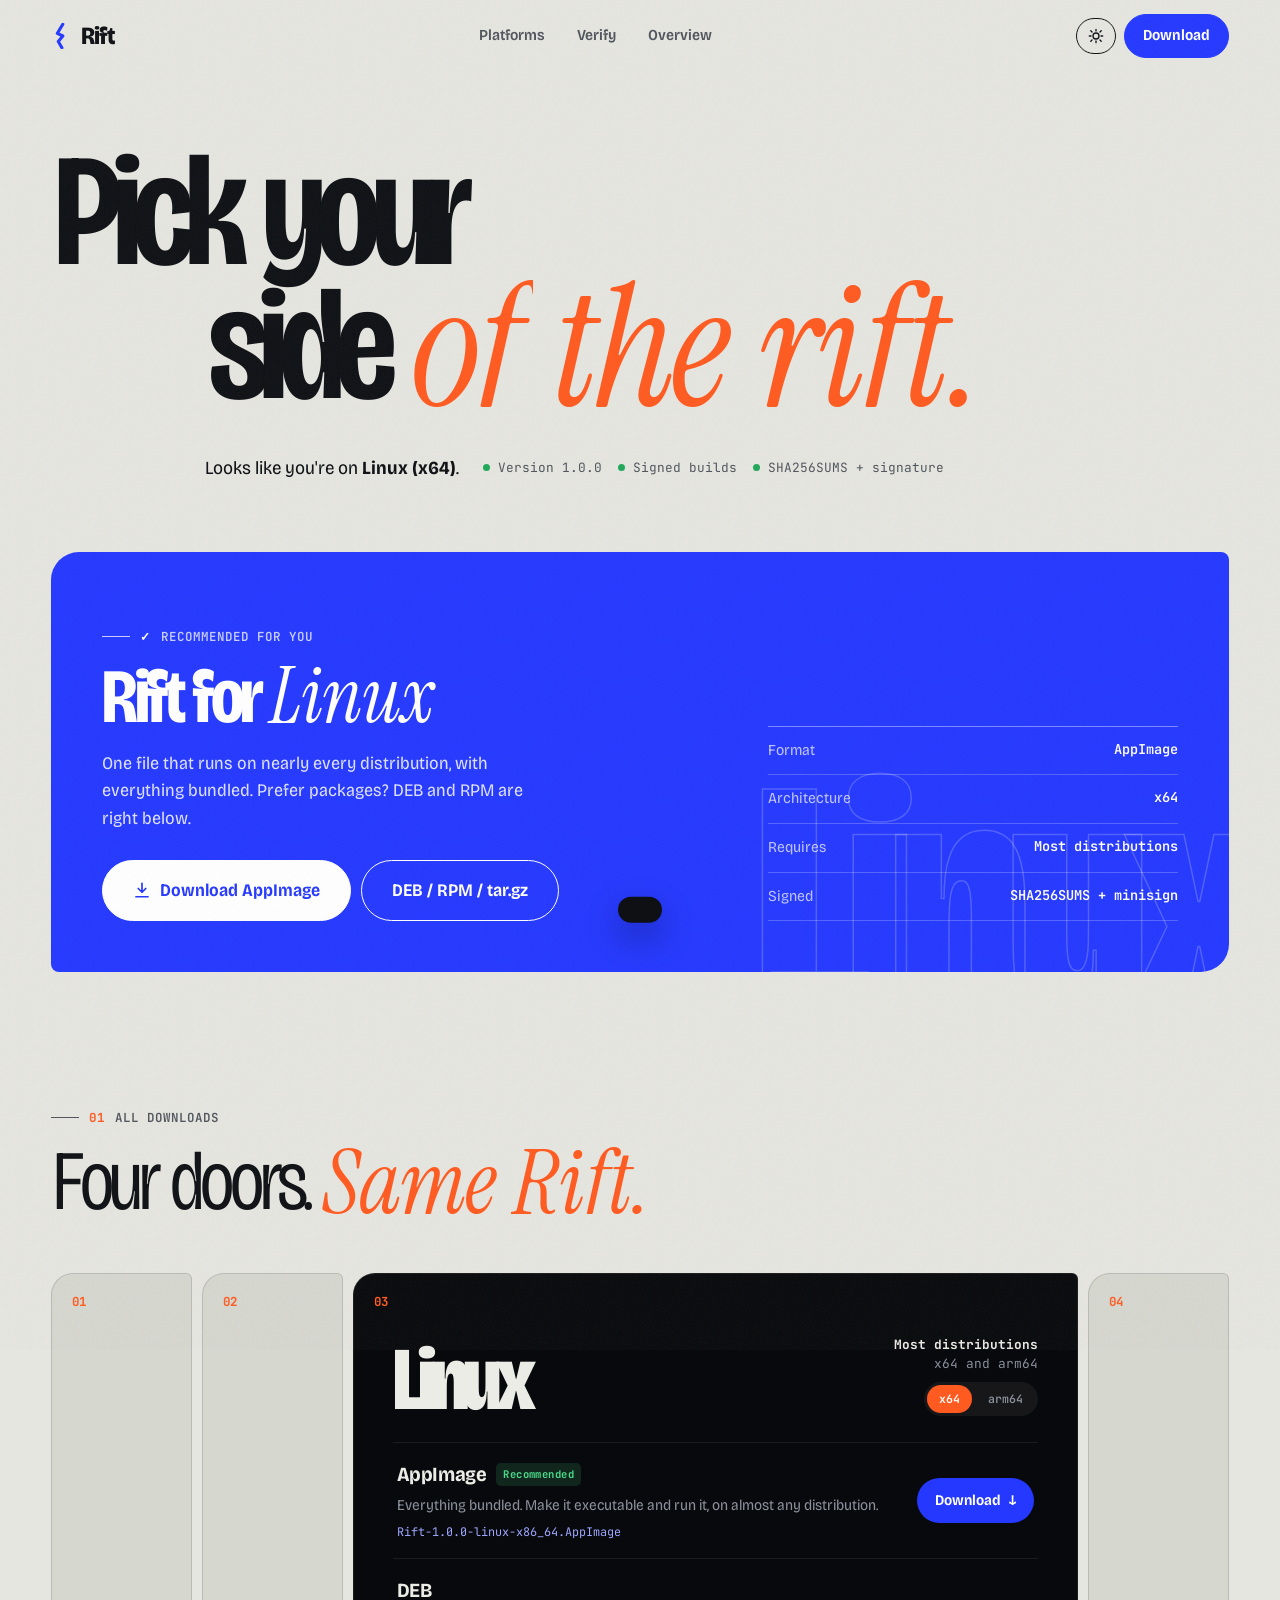
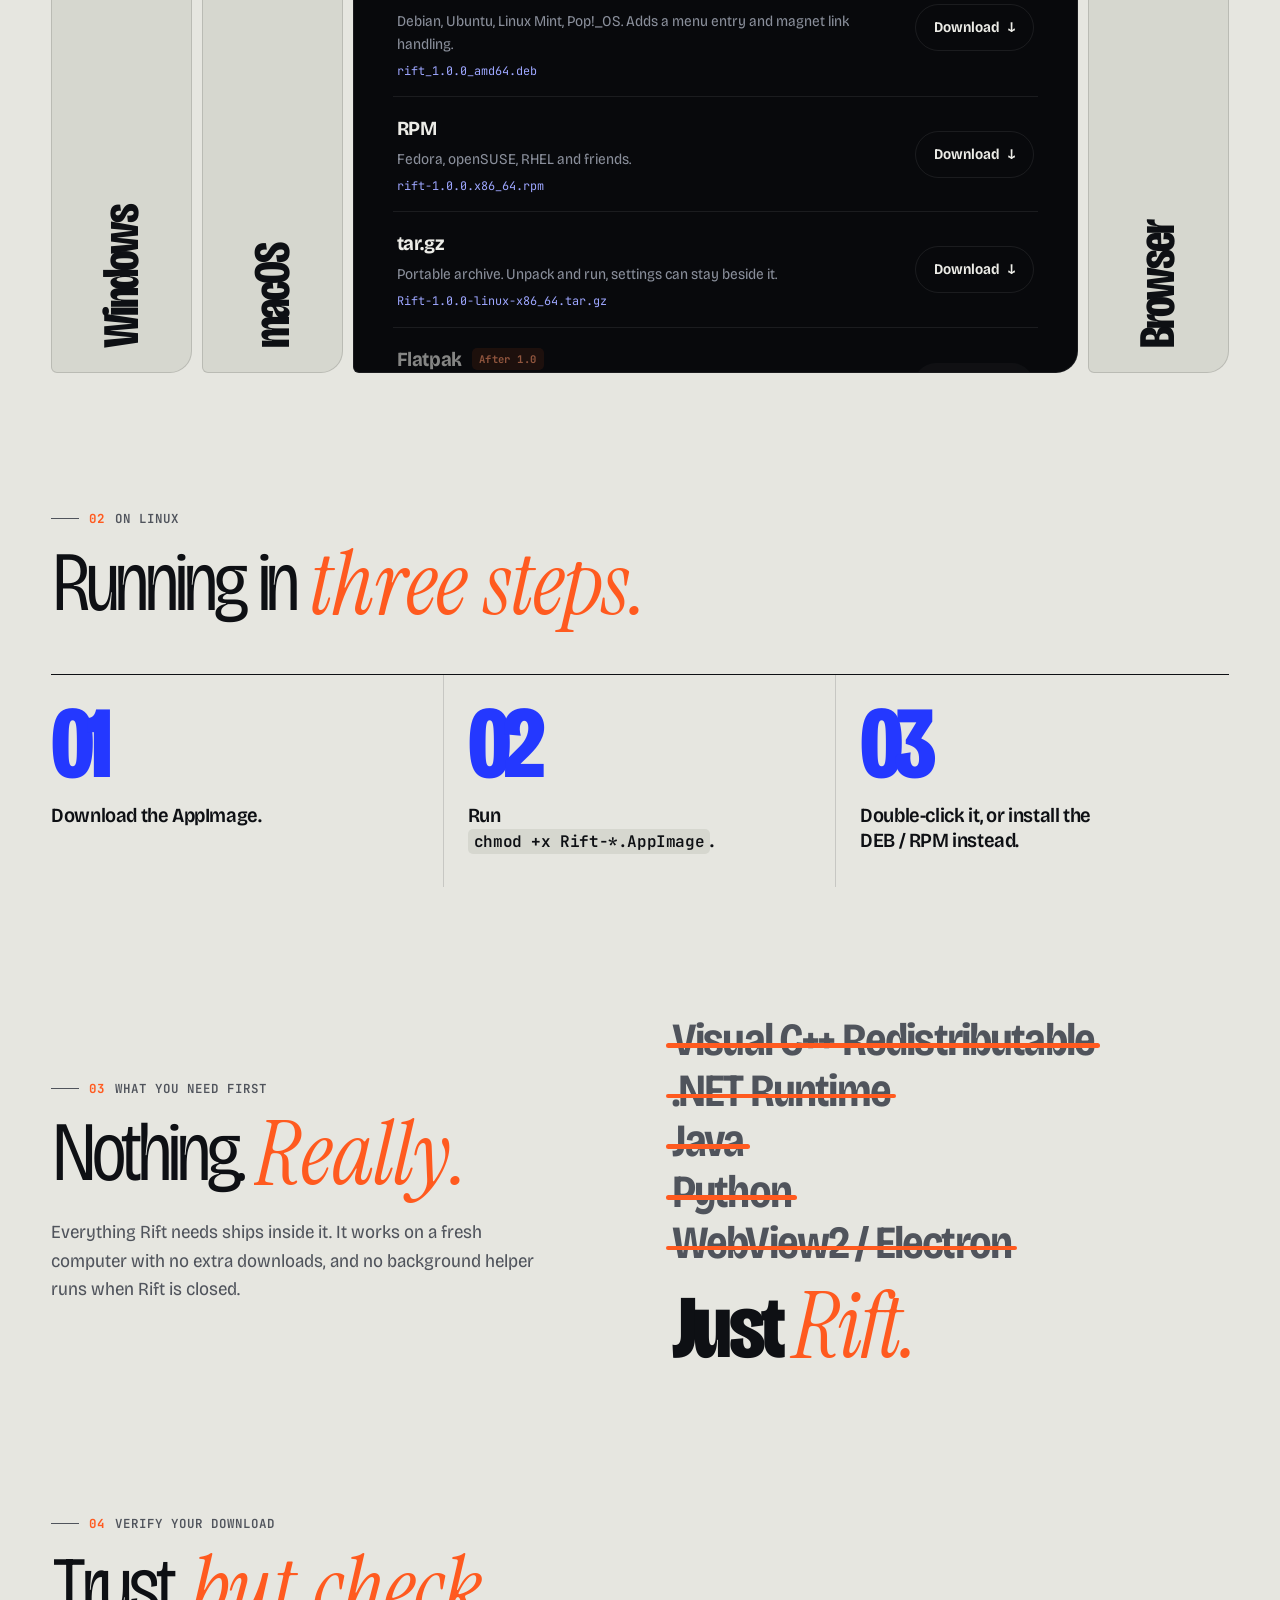
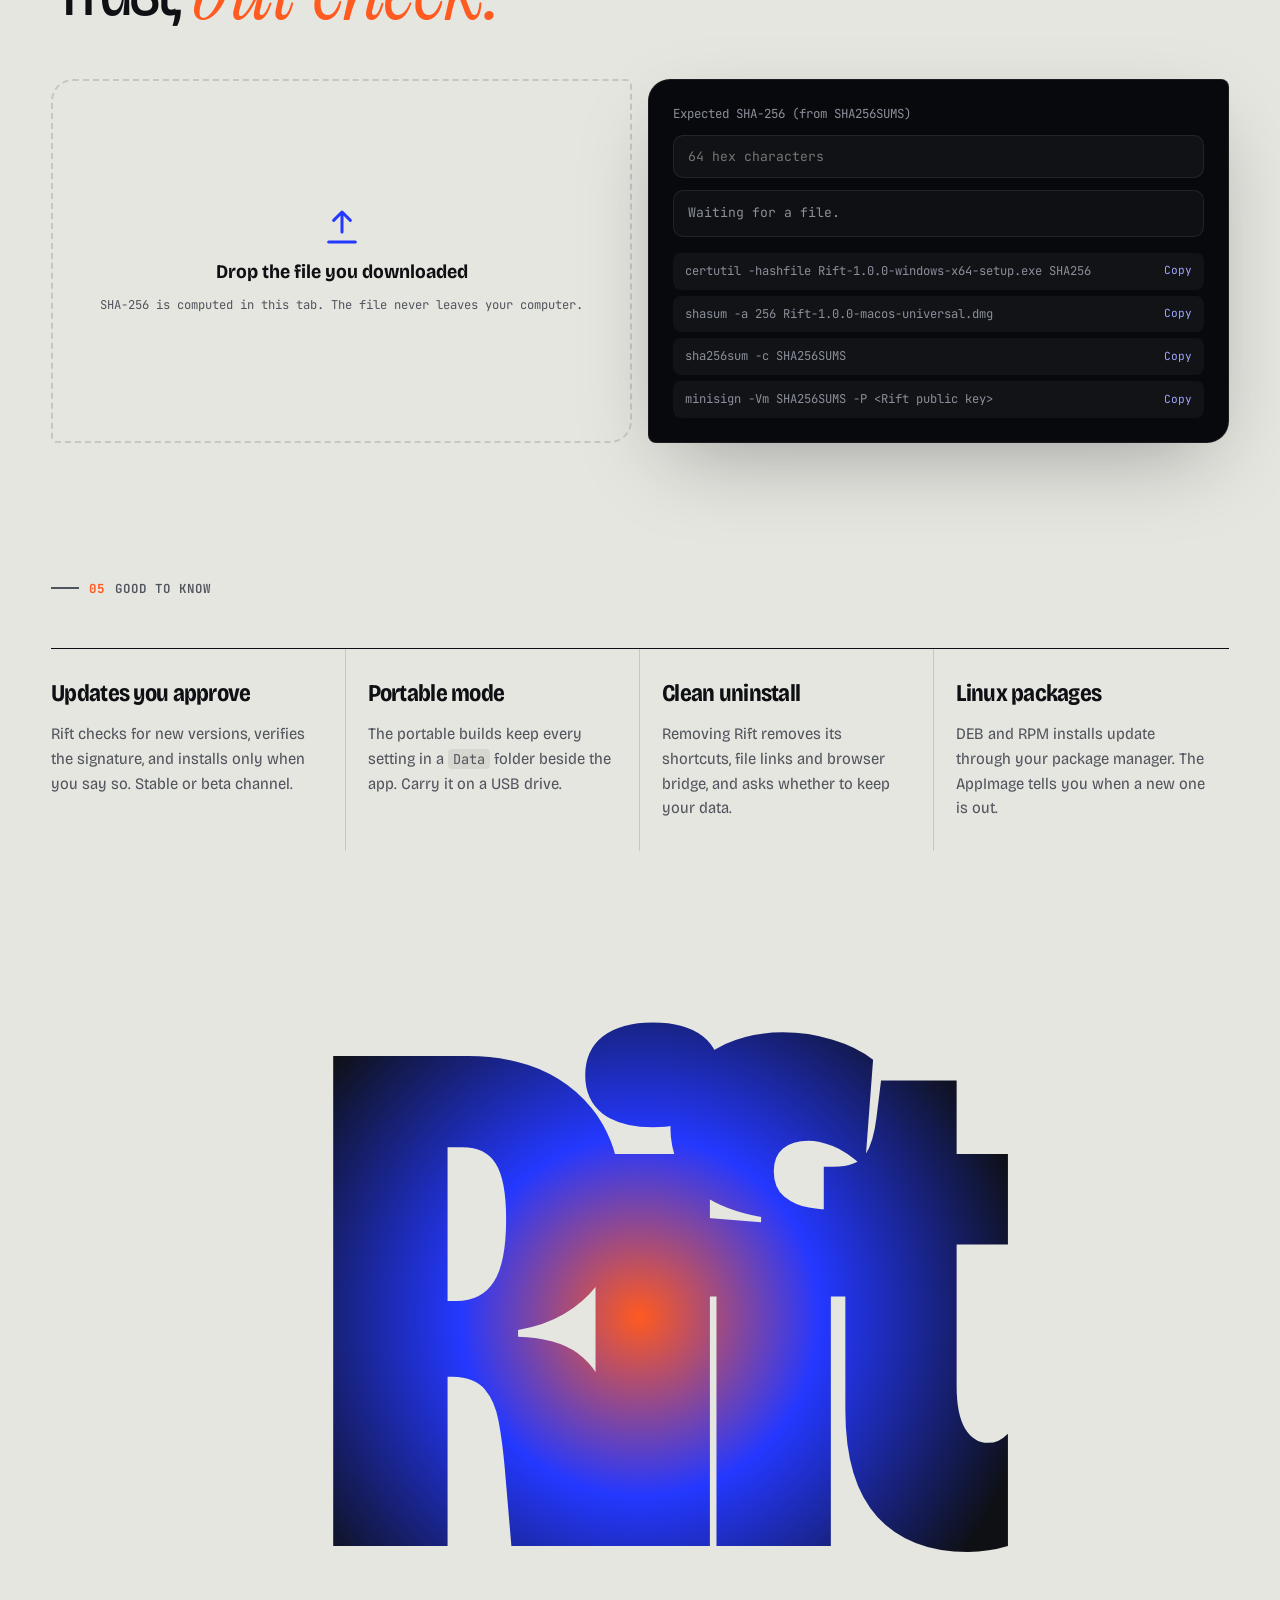
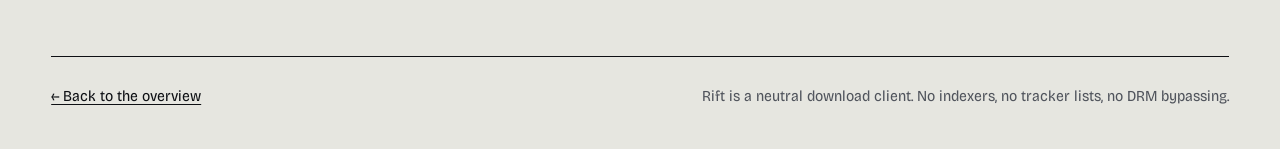
<file: design/archive/site-v3/download-v3.html>
<!DOCTYPE html>
<html lang="en">
<head>
<meta charset="utf-8">
<meta name="viewport" content="width=device-width, initial-scale=1, viewport-fit=cover">
<title>Download Rift</title>
<meta name="description" content="Download Rift for Windows, macOS and Linux, and get the browser extension for Chrome, Edge, Brave and Firefox. Nothing else to install.">
<meta name="color-scheme" content="light dark">
<link rel="icon" href="data:image/svg+xml,%3Csvg xmlns='http://www.w3.org/2000/svg' viewBox='0 0 22 28'%3E%3Cpath d='M13 1 7 11l6 3-5 6 4 7' fill='none' stroke='%232438FF' stroke-width='3.4' stroke-linejoin='round' stroke-linecap='round'/%3E%3C/svg%3E">
<link rel="preconnect" href="https://fonts.googleapis.com">
<link rel="preconnect" href="https://fonts.gstatic.com" crossorigin>
<link rel="stylesheet" href="https://fonts.googleapis.com/css2?family=Bricolage+Grotesque:opsz,wdth,wght@12..96,75..100,200..800&family=Instrument+Serif:ital@0;1&family=JetBrains+Mono:wght@400;500;600;700&display=swap">
<link rel="stylesheet" href="assets/rift-v3.css">
<style>
/* ---------- Head ---------- */
.head{padding:clamp(120px,16vh,180px) 0 clamp(40px,6vw,70px);position:relative}
.h1{margin:0;font-weight:600;font-size:clamp(3.6rem,12.5vw,14.5rem);line-height:.84;letter-spacing:-.06em;font-variation-settings:"wght" 600,"wdth" 80,"opsz" 96}
.h1 .ln{display:block}
.h1 .ln:nth-child(2){padding-left:12vw}
.h1 .s{color:var(--signal);font-size:1.05em;letter-spacing:-.02em}
.h1 .s .ch{font-variation-settings:normal!important}
.sniff{display:flex;flex-wrap:wrap;gap:10px 24px;align-items:center;margin:34px 0 0 12vw;font-size:1.15rem}
.sniff b{font-weight:700}
.ver{font-family:var(--mono);font-size:.8rem;color:var(--mute);display:flex;gap:16px;flex-wrap:wrap}
.ver span::before{content:"";display:inline-block;width:7px;height:7px;border-radius:50%;background:var(--green);margin-right:8px;vertical-align:1px}

/* ---------- Recommended ---------- */
.rec{position:relative;overflow:hidden;border-radius:28px 8px 28px 8px;background:var(--cobalt);color:#fff;padding:clamp(24px,4vw,56px);
  display:grid;grid-template-columns:1.2fr .8fr;gap:clamp(20px,4vw,60px);align-items:end;min-height:420px;isolation:isolate}
.rec-ghost{position:absolute;right:-.06em;bottom:-.2em;z-index:-1;font-size:clamp(9rem,27vw,30rem);line-height:.8;font-weight:800;letter-spacing:-.07em;
  font-variation-settings:"wdth" 75,"opsz" 96;color:transparent;-webkit-text-stroke:1.5px rgba(255,255,255,.2);white-space:nowrap;pointer-events:none;
  transform:translateX(var(--gx,0));transition:transform 1.2s var(--ease)}
.rec .eyebrow{color:rgba(255,255,255,.75)}
.rec .eyebrow b{color:#fff}
.rec h2{margin:16px 0 0;font-size:clamp(2.6rem,6vw,6rem);line-height:.9;letter-spacing:-.05em;font-weight:700;font-variation-settings:"wdth" 82,"opsz" 96}
.rec h2 .s{font-weight:400}
.rec p{margin:18px 0 0;max-width:46ch;font-size:1.1rem;color:rgba(255,255,255,.85)}
.rec-btns{display:flex;flex-wrap:wrap;gap:10px;margin-top:28px}
.rec .pill{border-color:#fff;color:#fff}
.rec .pill::before{background:#fff}
.rec .pill:hover{color:var(--cobalt)}
.rec .pill.solid{background:#fff;color:var(--cobalt)}
.rec .pill.solid::before{background:var(--signal)}
.rec .pill.solid:hover{color:#fff;border-color:var(--signal)}
.facts{list-style:none;margin:0;padding:0;border-top:1.5px solid rgba(255,255,255,.4)}
.facts li{display:flex;justify-content:space-between;gap:16px;padding:12px 0;border-bottom:1px solid rgba(255,255,255,.22);font-size:.95rem}
.facts li span{color:rgba(255,255,255,.7)}
.facts li b{font-family:var(--mono);font-weight:600;font-size:.85rem;text-align:right}

/* ---------- Slabs ---------- */
.sec{padding:clamp(70px,10vw,140px) 0 0}
.h2{margin:16px 0 0;font-weight:300;font-size:clamp(2.6rem,6.6vw,7rem);line-height:.9;letter-spacing:-.05em;font-variation-settings:"wght" 300,"wdth" 85,"opsz" 96}
.h2 .s{color:var(--signal);font-size:1.05em}
.slabs{display:flex;gap:10px;height:min(700px,82vh);margin-top:clamp(30px,4vw,50px)}
.slab{flex:1;min-width:0;position:relative;overflow:hidden;border-radius:22px 6px 22px 6px;background:var(--stone2);color:var(--ink);cursor:pointer;
  transition:flex 1s cubic-bezier(.7,0,.2,1),background .5s,color .5s;text-align:left;display:block;border:1px solid var(--hair)}
.slab:hover:not(.on){background:var(--stone3)}
.slab.on{flex:5.2;background:var(--void);color:var(--void-text);cursor:default;border-color:var(--void-line)}
.slab-n{position:absolute;top:18px;left:20px;font-family:var(--mono);font-size:.78rem;font-weight:700;color:var(--signal)}
.slab-v{position:absolute;left:50%;bottom:24px;writing-mode:vertical-rl;transform:translateX(-50%) rotate(180deg);font-size:clamp(2.2rem,4vw,4.2rem);
  font-weight:700;letter-spacing:-.05em;line-height:1;font-variation-settings:"wdth" 78,"opsz" 96;white-space:nowrap;transition:opacity .4s,transform .6s var(--ease)}
.slab.on .slab-v{opacity:0;transform:translateX(-50%) rotate(180deg) translateY(-40px)}
.slab-in{position:absolute;inset:0;padding:clamp(22px,3vw,40px);display:flex;flex-direction:column;opacity:0;visibility:hidden;transform:translateX(30px);
  transition:opacity .4s,transform .7s var(--ease),visibility 0s .4s;min-width:min(720px,80vw);overflow-y:auto;scrollbar-width:thin}
.slab.on .slab-in{opacity:1;visibility:visible;transform:none;transition:opacity .5s .45s,transform .8s .4s var(--ease),visibility 0s}
.slab-h{display:flex;justify-content:space-between;align-items:flex-end;gap:16px;flex-wrap:wrap;margin-top:22px}
.slab-h h3{margin:0;font-size:clamp(3rem,7vw,7.5rem);line-height:.82;letter-spacing:-.06em;font-weight:800;font-variation-settings:"wdth" 78,"opsz" 96}
.slab-h .req{font-family:var(--mono);font-size:.8rem;color:var(--void-mute);text-align:right}
.slab-h .req b{display:block;color:var(--void-text)}
.arch{display:inline-flex;gap:4px;padding:3px;border-radius:99px;background:rgba(255,255,255,.06);margin-top:8px}
.arch button{font-family:var(--mono);font-size:.72rem;font-weight:600;padding:5px 12px;border-radius:99px;color:var(--void-mute)}
.arch button[aria-pressed="true"]{background:var(--signal);color:#fff}
.files{list-style:none;margin:26px 0 0;padding:0;border-top:1px solid var(--void-line)}
.file{display:grid;grid-template-columns:minmax(0,1fr) auto;gap:8px 20px;align-items:center;padding:16px 4px;border-bottom:1px solid var(--void-line);
  transition:background .3s,padding .5s var(--ease)}
.file:hover{background:rgba(255,255,255,.03);padding-left:14px}
.file h4{margin:0;font-size:1.25rem;font-weight:700;letter-spacing:-.02em;display:flex;align-items:center;gap:10px;flex-wrap:wrap}
.file h4 em{font-style:normal;font-family:var(--mono);font-size:.66rem;font-weight:700;padding:3px 7px;border-radius:5px;background:rgba(255,94,34,.16);color:#FF9466;letter-spacing:.04em}
.file h4 em.good{background:rgba(75,217,138,.14);color:#4BD98A}
.file p{margin:4px 0 0;color:var(--void-mute);font-size:.93rem;max-width:62ch}
.file code{display:block;margin-top:6px;font-size:.74rem;color:#9DA6FF;word-break:break-all}
.file.soon{opacity:.55}
.fbtn{display:inline-flex;align-items:center;gap:8px;padding:11px 18px;border-radius:99px;background:var(--cobalt);color:#fff;font-weight:650;font-size:.92rem;
  white-space:nowrap;transition:background .25s,transform .3s var(--spring)}
.fbtn:hover{background:var(--signal);transform:translateY(-2px)}
.fbtn.ghost{background:transparent;border:1.5px solid var(--void-line);color:var(--void-text)}
.fbtn.ghost:hover{border-color:var(--signal);background:transparent;color:#FF9466}
.fbtn[aria-disabled="true"]{background:rgba(255,255,255,.06);color:var(--void-mute);pointer-events:none}
.slab-note{margin-top:auto;padding-top:22px;font-family:var(--mono);font-size:.78rem;color:var(--void-mute);display:flex;gap:10px;align-items:flex-start}
.slab-note::before{content:"→";color:var(--signal)}

/* ---------- Steps ---------- */
.steps{display:grid;grid-template-columns:repeat(3,1fr);gap:0;margin-top:clamp(30px,4vw,50px);border-top:1.5px solid var(--ink)}
.step{padding:28px 24px 34px 0;border-right:1px solid var(--hair);position:relative}
.step+.step{padding-left:24px}
.step:last-child{border-right:0}
.step b{display:block;font-size:clamp(4rem,8vw,8rem);line-height:.8;font-weight:800;letter-spacing:-.07em;color:var(--cobalt);font-variation-settings:"wdth" 75,"opsz" 96}
.step p{margin:18px 0 0;font-size:1.25rem;font-weight:600;letter-spacing:-.02em;line-height:1.25;max-width:22ch}
.step p code{white-space:nowrap;font-size:.8em;background:var(--stone2);padding:2px 6px;border-radius:5px}
.step.swap p{animation:swap .7s var(--ease) both;animation-delay:calc(var(--k)*90ms)}
@keyframes swap{from{opacity:0;transform:translateY(18px);filter:blur(6px)}to{opacity:1;transform:none;filter:none}}

/* ---------- Nothing to install ---------- */
.nothing{display:grid;grid-template-columns:1fr 1fr;gap:clamp(24px,5vw,80px);align-items:center}
.strike{list-style:none;margin:0;padding:0}
.strike li{font-size:clamp(1.6rem,3.6vw,3.4rem);font-weight:650;letter-spacing:-.04em;line-height:1.1;color:var(--mute);position:relative;width:fit-content;font-variation-settings:"wdth" 85}
.strike li::after{content:"";position:absolute;left:-6px;right:-6px;top:55%;height:.1em;background:var(--signal);border-radius:3px;transform:scaleX(0);transform-origin:left;
  transition:transform .6s var(--ease);transition-delay:calc(var(--k)*140ms + .3s)}
.strike.in li::after{transform:scaleX(1)}
.strike li.win{color:var(--ink);font-size:clamp(3rem,7vw,6.8rem);font-weight:800;margin-top:10px;font-variation-settings:"wdth" 78;opacity:0;transform:translateY(20px);
  transition:opacity .6s 1.2s,transform .8s 1.2s var(--spring)}
.strike.in li.win{opacity:1;transform:none}
.strike li.win::after{display:none}
.strike li.win span{color:var(--signal);font-family:var(--serif);font-style:italic;font-weight:400}

/* ---------- Verify ---------- */
.verify{display:grid;grid-template-columns:1fr 1fr;gap:16px;margin-top:clamp(30px,4vw,50px)}
.drop{border:2px dashed var(--hair);border-radius:22px 6px 22px 6px;min-height:240px;display:flex;flex-direction:column;align-items:center;justify-content:center;gap:10px;
  text-align:center;padding:28px;cursor:pointer;transition:border-color .3s,background .3s}
.drop:hover,.drop.over{border-color:var(--cobalt);background:var(--stone2)}
.drop svg{width:40px;height:40px;color:var(--cobalt)}
.drop b{font-size:1.2rem}
.drop small{font-family:var(--mono);font-size:.76rem;color:var(--mute)}
.vpane{padding:24px;display:flex;flex-direction:column;gap:12px}
.vpane label{font-family:var(--mono);font-size:.78rem;color:var(--void-mute)}
.hashin{width:100%;font-family:var(--mono);font-size:.82rem;padding:12px 14px;border-radius:10px;border:1px solid var(--void-line);background:rgba(255,255,255,.04);color:var(--void-text)}
.hashin:focus{outline:2px solid var(--cobalt);outline-offset:1px}
.vres{white-space:pre-line;font-family:var(--mono);font-size:.82rem;padding:12px 14px;border-radius:10px;background:rgba(255,255,255,.03);border:1px solid var(--void-line);color:var(--void-mute);word-break:break-all;min-height:3.2em}
.vres.ok{border-color:#4BD98A;color:#4BD98A}
.vres.bad{border-color:var(--signal);color:#FF9466}
.cmds{display:flex;flex-direction:column;gap:6px;margin-top:4px}
.cmd{display:flex;justify-content:space-between;gap:10px;align-items:center;font-family:var(--mono);font-size:.76rem;padding:9px 12px;border-radius:8px;background:rgba(255,255,255,.04)}
.cmd span{color:var(--void-mute);white-space:nowrap;overflow:hidden;text-overflow:ellipsis}
.cmd button{font-family:var(--mono);font-size:.7rem;color:#9DA6FF;flex:none}

/* ---------- Facts grid ---------- */
.grid4{display:grid;grid-template-columns:repeat(4,1fr);margin-top:clamp(30px,4vw,50px);border-top:1.5px solid var(--ink)}
.gc{padding:26px 22px 30px 0;border-right:1px solid var(--hair)}
.gc+.gc{padding-left:22px}
.gc:last-child{border-right:0}
.gc h4{margin:0;font-size:1.5rem;font-weight:700;letter-spacing:-.03em;font-variation-settings:"wdth" 85}
.gc p{margin:10px 0 0;color:var(--mute);font-size:1rem}
.gc code{font-size:.85em;background:var(--stone2);padding:1px 5px;border-radius:4px}

/* ---------- Responsive ---------- */
@media (max-width:960px){
  .rec,.nothing,.verify{grid-template-columns:1fr}
  .slabs{flex-direction:column;height:auto}
  .slab{flex:none;height:86px;transition:height .8s cubic-bezier(.7,0,.2,1),background .5s,color .5s}
  .slab.on{height:var(--h,760px)}
  .slab-v{writing-mode:horizontal-tb;transform:translateY(-50%);left:56px;top:50%;bottom:auto;font-size:2.4rem}
  .slab.on .slab-v{transform:translateY(-50%) translateX(30px)}
  .slab-n{top:50%;transform:translateY(-50%)}
  .slab.on .slab-n{top:18px;transform:none}
  .slab-in{min-width:0}
  .steps,.grid4{grid-template-columns:1fr}
  .step,.gc,.step+.step,.gc+.gc{padding:22px 0;border-right:0;border-bottom:1px solid var(--hair)}
  .sniff{margin-left:0}
  .h1 .ln:nth-child(2){padding-left:0}
}
@media (max-width:560px){
  .file{grid-template-columns:1fr}
  .file .fbtn{justify-self:start}
}
</style>
</head>
<body>
<div class="grain" aria-hidden="true"></div>
<div id="tear" aria-hidden="true"><i></i><i></i></div>

<header class="nav">
  <a class="logo" href="index-v3.html" data-go aria-label="Rift home">
    <svg viewBox="0 0 22 28" aria-hidden="true"><path d="M13 1 7 11l6 3-5 6 4 7" fill="none" stroke="currentColor" stroke-width="3.4" stroke-linejoin="round" stroke-linecap="round"/></svg>
    Rift
  </a>
  <nav class="nav-links" aria-label="Sections">
    <a class="lk" href="#platforms">Platforms</a>
    <a class="lk" href="#verify">Verify</a>
    <a class="lk" href="index-v3.html" data-go>Overview</a>
  </nav>
  <div class="nav-act">
    <button class="pill ico" id="themeToggle" type="button" aria-label="Switch light or dark theme">
      <svg id="themeIcon" width="16" height="16" viewBox="0 0 24 24" fill="none" stroke="currentColor" stroke-width="2" stroke-linecap="round" stroke-linejoin="round"></svg>
    </button>
    <a class="pill hot" href="#platforms" aria-current="page">Download</a>
  </div>
</header>

<main class="wrap">
  <section class="head">
    <h1 class="h1" aria-label="Pick your side of the rift.">
      <span class="ln" data-split data-kin="600,80" data-peak="800,100" data-radius="280">Pick your</span>
      <span class="ln" data-split data-offset="8" data-kin="600,80" data-peak="800,100" data-radius="280">side <span class="s">of the rift.</span></span>
    </h1>
    <div class="sniff rv" style="--d:.6s">
      <span id="sniff">Looks like you're on <b>Windows</b>.</span>
      <span class="ver"><span>Version 1.0.0</span><span>Signed builds</span><span>SHA256SUMS + signature</span></span>
    </div>
  </section>

  <!-- Recommended -->
  <section class="rec rv" aria-labelledby="recT">
    <span class="rec-ghost" id="recGhost" aria-hidden="true">Windows</span>
    <div>
      <span class="eyebrow"><b>✓</b> Recommended for you</span>
      <h2 id="recT">Rift for <span class="s" id="recOS">Windows</span></h2>
      <p id="recDesc">One installer with everything inside. Choose any install folder, for just you or everyone on this PC.</p>
      <div class="rec-btns">
        <a class="pill solid lg dlb" href="#" id="recMain" data-file="Rift-1.0.0-windows-x64-setup.exe">
          <svg width="18" height="18" viewBox="0 0 24 24" fill="none" stroke="currentColor" stroke-width="2.3" stroke-linecap="round" stroke-linejoin="round"><path d="M12 3v12m0 0-5-5m5 5 5-5M4 21h16"/></svg>
          <span id="recMainL">Download installer (.exe)</span>
        </a>
        <a class="pill lg dlb" href="#" id="recAlt" data-file="Rift-1.0.0-windows-x64-portable.zip"><span id="recAltL">Portable ZIP</span></a>
      </div>
    </div>
    <ul class="facts" id="recFacts"></ul>
  </section>

  <!-- Platforms -->
  <section class="sec" id="platforms">
    <span class="eyebrow rv"><b>01</b> All downloads</span>
    <h2 class="h2" data-split>Four doors. <span class="s">Same Rift.</span></h2>
    <div class="slabs" id="slabs" role="tablist" aria-label="Platforms"></div>
  </section>

  <!-- Steps -->
  <section class="sec" id="steps">
    <span class="eyebrow rv"><b>02</b> <span id="stepsFor">On Windows</span></span>
    <h2 class="h2" data-split>Running in <span class="s">three steps.</span></h2>
    <div class="steps" id="stepsGrid"></div>
  </section>

  <!-- Nothing else -->
  <section class="sec">
    <div class="nothing">
      <div>
        <span class="eyebrow rv"><b>03</b> What you need first</span>
        <h2 class="h2" data-split>Nothing. <span class="s">Really.</span></h2>
        <p class="rv" style="color:var(--mute);font-size:1.15rem;max-width:44ch;margin-top:24px">Everything Rift needs ships inside it. It works on a fresh computer with no extra downloads, and no background helper runs when Rift is closed.</p>
      </div>
      <ul class="strike rv" id="strike">
        <li style="--k:0">Visual C++ Redistributable</li>
        <li style="--k:1">.NET Runtime</li>
        <li style="--k:2">Java</li>
        <li style="--k:3">Python</li>
        <li style="--k:4">WebView2 / Electron</li>
        <li class="win">Just <span>Rift.</span></li>
      </ul>
    </div>
  </section>

  <!-- Verify -->
  <section class="sec" id="verify">
    <span class="eyebrow rv"><b>04</b> Verify your download</span>
    <h2 class="h2" data-split>Trust, <span class="s">but check.</span></h2>
    <div class="verify">
      <label class="drop rv" id="drop" for="pick">
        <input type="file" id="pick" class="sr">
        <svg viewBox="0 0 24 24" fill="none" stroke="currentColor" stroke-width="1.8" stroke-linecap="round" stroke-linejoin="round"><path d="M12 15V3m0 0-5 5m5-5 5 5M4 21h16"/></svg>
        <b>Drop the file you downloaded</b>
        <small>SHA-256 is computed in this tab. The file never leaves your computer.</small>
      </label>
      <div class="void vpane rv" style="--d:.1s">
        <label for="hashIn">Expected SHA-256 (from SHA256SUMS)</label>
        <input class="hashin" id="hashIn" type="text" inputmode="text" autocomplete="off" spellcheck="false" placeholder="64 hex characters">
        <div class="vres" id="vres" aria-live="polite">Waiting for a file.</div>
        <div class="cmds">
          <div class="cmd"><span>certutil -hashfile Rift-1.0.0-windows-x64-setup.exe SHA256</span><button type="button" data-copy>Copy</button></div>
          <div class="cmd"><span>shasum -a 256 Rift-1.0.0-macos-universal.dmg</span><button type="button" data-copy>Copy</button></div>
          <div class="cmd"><span>sha256sum -c SHA256SUMS</span><button type="button" data-copy>Copy</button></div>
          <div class="cmd"><span>minisign -Vm SHA256SUMS -P &lt;Rift public key&gt;</span><button type="button" data-copy>Copy</button></div>
        </div>
      </div>
    </div>
  </section>

  <!-- Facts -->
  <section class="sec">
    <span class="eyebrow rv"><b>05</b> Good to know</span>
    <div class="grid4">
      <div class="gc rv"><h4>Updates you approve</h4><p>Rift checks for new versions, verifies the signature, and installs only when you say so. Stable or beta channel.</p></div>
      <div class="gc rv" style="--d:.08s"><h4>Portable mode</h4><p>The portable builds keep every setting in a <code>Data</code> folder beside the app. Carry it on a USB drive.</p></div>
      <div class="gc rv" style="--d:.16s"><h4>Clean uninstall</h4><p>Removing Rift removes its shortcuts, file links and browser bridge, and asks whether to keep your data.</p></div>
      <div class="gc rv" style="--d:.24s"><h4>Linux packages</h4><p>DEB and RPM installs update through your package manager. The AppImage tells you when a new one is out.</p></div>
    </div>
  </section>

  <section class="end" aria-label="Back to the overview">
    <a class="big" href="index-v3.html" data-go aria-label="Back to the Rift overview"><span>R</span><span>i</span><span>f</span><span>t</span></a>
  </section>
  <footer class="foot">
    <a href="index-v3.html" data-go>← Back to the overview</a>
    <span>Rift is a neutral download client. No indexers, no tracker lists, no DRM bypassing.</span>
  </footer>
</main>

<div class="toast" id="toast" role="status" aria-live="polite"></div>

<script src="assets/rift-v3.js"></script>
<script>
(() => {
const { $, $$, RM, toast, detectOS } = window.Rift;
const V = '1.0.0';
const P = {
  windows: {
    name: 'Windows', req: ['Windows 10 or 11', '64-bit (x64)'],
    files: [
      { t: 'Installer', tag: 'Recommended', f: `Rift-${V}-windows-x64-setup.exe`, d: 'Choose any install folder, for just you or all users. Works offline. Optionally sets up magnet links, .torrent files, the firewall rule and the browser bridge.' },
      { t: 'Portable', f: `Rift-${V}-windows-x64-portable.zip`, d: 'Unzip anywhere and run Rift.exe. All settings stay in a Data folder next to it.' },
      { t: 'Windows on ARM', tag: 'After 1.0', f: 'arm64 installer and portable ZIP', d: 'Native builds for Arm-based Windows PCs are planned after the first release.', soon: true },
    ],
    note: 'Signed with Authenticode. No Visual C++ Redistributable or .NET needed.',
    steps: ['Run the setup and pick where Rift goes.', 'Tick shortcuts, file links and the browser bridge.', 'Open Rift and paste a magnet or any link.'],
    rec: { main: 'Download installer (.exe)', alt: 'Portable ZIP', desc: 'One installer with everything inside. Choose any install folder, for just you or everyone on this PC.', facts: [['Format', 'Setup .exe'], ['Architecture', 'x64'], ['Requires', 'Windows 10 / 11'], ['Signed', 'Authenticode']] },
  },
  macos: {
    name: 'macOS', req: ['macOS 12 Monterey or later', 'Apple Silicon + Intel'],
    files: [
      { t: 'Universal DMG', tag: 'Recommended', f: `Rift-${V}-macos-universal.dmg`, d: 'One app for Apple Silicon and Intel Macs. Open it and drag Rift to Applications.' },
      { t: 'Universal ZIP', f: `Rift-${V}-macos-universal.zip`, d: 'The same signed app in a ZIP, for scripts and managed Macs.' },
    ],
    note: 'Signed with a Developer ID and notarized by Apple, so it opens without warnings.',
    steps: ['Open the DMG.', 'Drag Rift into Applications.', 'Launch it. Rift lives in your menu bar.'],
    rec: { main: 'Download for Mac (.dmg)', alt: 'ZIP', desc: 'A single universal app for Apple Silicon and Intel. Drag it to Applications and you are done.', facts: [['Format', 'Disk image .dmg'], ['Architecture', 'Universal'], ['Requires', 'macOS 12+'], ['Signed', 'Notarized']] },
  },
  linux: {
    name: 'Linux', req: ['Most distributions', 'x64 and arm64'], arch: true,
    files: [
      { t: 'AppImage', tag: 'Recommended', f: (a) => `Rift-${V}-linux-${a === 'arm64' ? 'aarch64' : 'x86_64'}.AppImage`, d: 'Everything bundled. Make it executable and run it, on almost any distribution.' },
      { t: 'DEB', f: (a) => `rift_${V}_${a === 'arm64' ? 'arm64' : 'amd64'}.deb`, d: 'Debian, Ubuntu, Linux Mint, Pop!_OS. Adds a menu entry and magnet link handling.' },
      { t: 'RPM', f: (a) => `rift-${V}.${a === 'arm64' ? 'aarch64' : 'x86_64'}.rpm`, d: 'Fedora, openSUSE, RHEL and friends.' },
      { t: 'tar.gz', f: (a) => `Rift-${V}-linux-${a === 'arm64' ? 'aarch64' : 'x86_64'}.tar.gz`, d: 'Portable archive. Unpack and run, settings can stay beside it.' },
      { t: 'Flatpak', tag: 'After 1.0', f: 'Flathub', d: 'Planned after the first release.', soon: true },
    ],
    note: 'Tray icon works on KDE, GNOME (with AppIndicator) and other desktops.',
    steps: ['Download the AppImage.', 'Run <code>chmod +x Rift-*.AppImage</code>.', 'Double-click it, or install the DEB / RPM instead.'],
    rec: { main: 'Download AppImage', alt: 'DEB / RPM / tar.gz', desc: 'One file that runs on nearly every distribution, with everything bundled. Prefer packages? DEB and RPM are right below.', facts: [['Format', 'AppImage'], ['Architecture', 'x64 · arm64'], ['Requires', 'Most distributions'], ['Signed', 'SHA256SUMS + minisign']] },
  },
  browser: {
    name: 'Browser', req: ['Needs Rift for desktop', 'Chrome · Edge · Brave · Firefox'],
    files: [
      { t: 'Chrome & Brave', tag: 'Chrome Web Store', f: 'Works in Chrome, Brave and other Chromium browsers', d: 'Adds "Download with Rift" to links and can take over downloads by type and size.', store: 'Add to Chrome' },
      { t: 'Microsoft Edge', tag: 'Edge Add-ons', f: 'Microsoft Edge Add-ons', d: 'The same extension, from Microsoft\'s store.', store: 'Add to Edge' },
      { t: 'Firefox', tag: 'Firefox Add-ons', f: 'addons.mozilla.org', d: 'Context menu, download take-over and cookies for signed-in downloads.', store: 'Add to Firefox' },
    ],
    note: 'The Rift installer sets up the browser bridge. It uses native messaging, so no network port is opened.',
    steps: ['Install Rift for your computer.', 'Add the extension to your browser.', 'Right-click a link and pick “Download with Rift”.'],
    rec: null,
  },
};
const ORDER = ['windows', 'macos', 'linux', 'browser'];
let arch = 'x64';

/* ---------- OS detection ---------- */
const det = detectOS();
let mine = ORDER.includes(det.os) ? det.os : 'windows';
if (det.os === 'linux' && det.arm) arch = 'arm64';
const niceOS = { windows: 'Windows', macos: 'macOS', linux: 'Linux' };
$('#sniff').innerHTML = det.os === 'mobile'
  ? 'Rift is a desktop app. Open this page on your <b>computer</b> to get it.'
  : `Looks like you're on <b>${niceOS[mine]}${det.os === 'linux' ? ' (' + arch + ')' : ''}</b>.`;

function fileName(f) { return typeof f.f === 'function' ? f.f(arch) : f.f; }

/* ---------- Recommended card ---------- */
function paintRec(os) {
  const p = P[os], r = p.rec;
  $('#recOS').textContent = p.name;
  $('#recGhost').textContent = p.name;
  $('#recDesc').textContent = r.desc;
  $('#recMainL').textContent = r.main;
  $('#recAltL').textContent = r.alt;
  $('#recMain').dataset.file = fileName(p.files[0]);
  $('#recAlt').dataset.file = os === 'linux' ? 'DEB / RPM / tar.gz' : fileName(p.files[1]);
  $('#recAlt').dataset.jump = os === 'linux' ? 'linux' : '';
  $('#recFacts').innerHTML = r.facts.map(([k, v]) => `<li><span>${k}</span><b>${k === 'Architecture' && os === 'linux' ? arch : v}</b></li>`).join('');
}
paintRec(mine);
// Ghost word drifts with scroll
addEventListener('scroll', () => { $('#recGhost').style.setProperty('--gx', (-scrollY * 0.15) + 'px'); }, { passive: true });

/* ---------- Slabs ---------- */
const slabs = $('#slabs');
slabs.innerHTML = ORDER.map((k, i) => `
  <div class="slab" id="${k}" role="tab" tabindex="0" aria-selected="false" aria-controls="${k}-in" data-k="${k}">
    <span class="slab-n">0${i + 1}</span>
    <span class="slab-v" aria-hidden="true">${P[k].name}</span>
    <div class="slab-in" id="${k}-in" role="tabpanel"></div>
  </div>`).join('');
function paintSlab(k) {
  const p = P[k], el = $(`#${k}-in`);
  el.innerHTML = `
    <div class="slab-h">
      <h3>${p.name}</h3>
      <div class="req"><b>${p.req[0]}</b>${p.req[1]}
        ${p.arch ? `<div><div class="arch" role="group" aria-label="Architecture"><button type="button" data-arch="x64" aria-pressed="${arch === 'x64'}">x64</button><button type="button" data-arch="arm64" aria-pressed="${arch === 'arm64'}">arm64</button></div></div>` : ''}
      </div>
    </div>
    <ul class="files">${p.files.map((f, i) => `
      <li class="file ${f.soon ? 'soon' : ''}">
        <div><h4>${f.t}${f.tag ? `<em class="${f.tag === 'Recommended' ? 'good' : ''}">${f.tag}</em>` : ''}</h4><p>${f.d}</p><code>${fileName(f)}</code></div>
        ${f.soon ? '<span class="fbtn" aria-disabled="true">Coming later</span>'
          : `<a class="fbtn ${i && !f.store ? 'ghost' : ''} dlb" href="#" data-file="${f.store ? f.t + ' extension' : fileName(f)}">${f.store || 'Download'} <span aria-hidden="true">↓</span></a>`}
      </li>`).join('')}</ul>
    <div class="slab-note">${p.note}</div>`;
  $$('[data-arch]', el).forEach((b) => b.addEventListener('click', (e) => {
    e.stopPropagation(); arch = b.dataset.arch; paintSlab(k); if (mine === 'linux') paintRec('linux');
  }));
}
ORDER.forEach(paintSlab);
let current = null;
function open(k, scroll, user = true) {
  if (current === k) return;
  current = k;
  $$('.slab').forEach((s) => {
    const on = s.dataset.k === k;
    s.classList.toggle('on', on); s.setAttribute('aria-selected', String(on));
    if (on && matchMedia('(max-width:960px)').matches) s.style.setProperty('--h', ($('.slab-in', s).scrollHeight + 10) + 'px');
  });
  paintSteps(k);
  if (scroll) $('#platforms').scrollIntoView({ behavior: RM ? 'auto' : 'smooth' });
  if (user) { try { history.replaceState(null, '', '#' + k); } catch {} }
}
$$('.slab').forEach((s) => {
  s.addEventListener('click', () => open(s.dataset.k));
  s.addEventListener('keydown', (e) => {
    const i = ORDER.indexOf(s.dataset.k);
    if (e.key === 'Enter' || e.key === ' ') { e.preventDefault(); open(s.dataset.k); }
    if (e.key === 'ArrowRight' || e.key === 'ArrowDown') { e.preventDefault(); const n = ORDER[(i + 1) % 4]; open(n); $('#' + n).focus(); }
    if (e.key === 'ArrowLeft' || e.key === 'ArrowUp') { e.preventDefault(); const n = ORDER[(i + 3) % 4]; open(n); $('#' + n).focus(); }
  });
});

/* ---------- Steps ---------- */
function paintSteps(k) {
  $('#stepsFor').textContent = k === 'browser' ? 'In your browser' : 'On ' + P[k].name;
  $('#stepsGrid').innerHTML = P[k].steps.map((s, i) => `<div class="step swap" style="--k:${i}"><b>0${i + 1}</b><p>${s}</p></div>`).join('');
}

/* ---------- Initial selection from hash ---------- */
const h = location.hash.slice(1);
open(ORDER.includes(h) ? h : mine, false, false);
if (ORDER.includes(h)) setTimeout(() => $('#platforms').scrollIntoView({ behavior: 'auto' }), 50);
addEventListener('hashchange', () => { const k = location.hash.slice(1); if (ORDER.includes(k)) open(k, true); });

/* ---------- Download buttons (placeholders until 1.0 ships) ---------- */
document.addEventListener('click', (e) => {
  const b = e.target.closest('.dlb'); if (!b) return;
  e.preventDefault();
  if (b.dataset.jump) { open(b.dataset.jump, true); return; }
  toast(`${b.dataset.file} — links go live with the 1.0 release.`);
});

/* ---------- Strike list ---------- */
new IntersectionObserver((es, o) => es.forEach((x) => { if (x.isIntersecting) { x.target.classList.add('in'); o.disconnect(); } }), { threshold: .4 }).observe($('#strike'));

/* ---------- SHA-256 verifier ---------- */
const drop = $('#drop'), pick = $('#pick'), res = $('#vres'), hin = $('#hashIn');
let lastHash = '';
function compare() {
  const want = hin.value.trim().toLowerCase();
  if (!lastHash) { res.className = 'vres'; res.textContent = want && !/^[0-9a-f]{64}$/.test(want) ? 'That doesn\'t look like a SHA-256 (64 hex characters).' : 'Waiting for a file.'; return; }
  if (!want) { res.className = 'vres'; res.textContent = 'SHA-256: ' + lastHash; return; }
  const ok = want === lastHash;
  res.className = 'vres ' + (ok ? 'ok' : 'bad');
  res.textContent = ok ? '✓ Match. This file is exactly what we published.' : '✕ No match. Don\'t run this file; download it again.\nGot ' + lastHash;
}
async function hashFile(file) {
  if (!file) return;
  if (!crypto?.subtle) { res.textContent = 'Your browser can\'t compute hashes here. Use one of the commands below.'; return; }
  res.className = 'vres'; res.textContent = `Hashing ${file.name}…`;
  try {
    const buf = await file.arrayBuffer();
    const d = await crypto.subtle.digest('SHA-256', buf);
    lastHash = [...new Uint8Array(d)].map((b) => b.toString(16).padStart(2, '0')).join('');
    compare();
  } catch { res.className = 'vres bad'; res.textContent = 'Could not read that file. Try the command line instead.'; }
}
pick.addEventListener('change', () => hashFile(pick.files[0]));
['dragenter', 'dragover'].forEach((t) => drop.addEventListener(t, (e) => { e.preventDefault(); drop.classList.add('over'); }));
['dragleave', 'drop'].forEach((t) => drop.addEventListener(t, (e) => { e.preventDefault(); drop.classList.remove('over'); }));
drop.addEventListener('drop', (e) => hashFile(e.dataTransfer.files[0]));
hin.addEventListener('input', compare);
$$('[data-copy]').forEach((b) => b.addEventListener('click', async () => {
  const txt = b.previousElementSibling.textContent;
  try { await navigator.clipboard.writeText(txt); toast('Copied to clipboard'); } catch { toast('Copy failed: select the text instead'); }
}));
})();
</script>
</body>
</html>
</file>
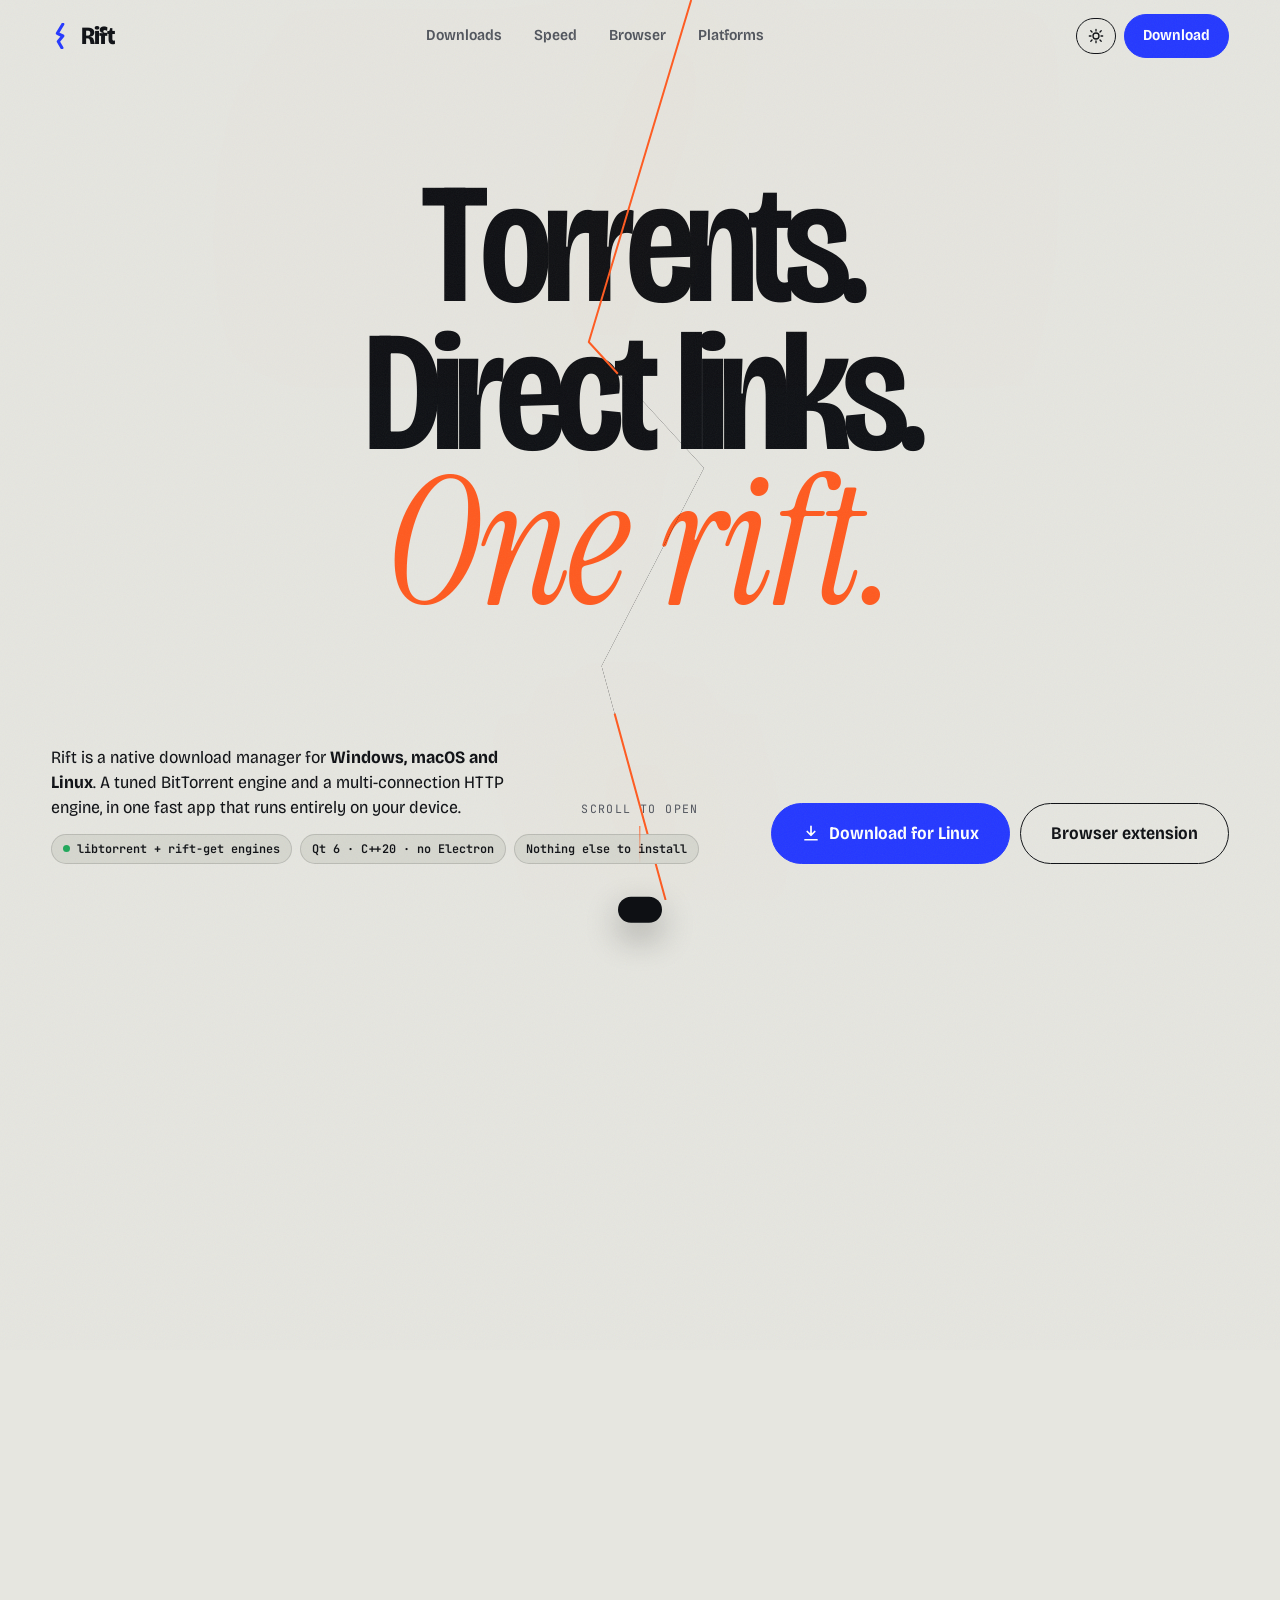
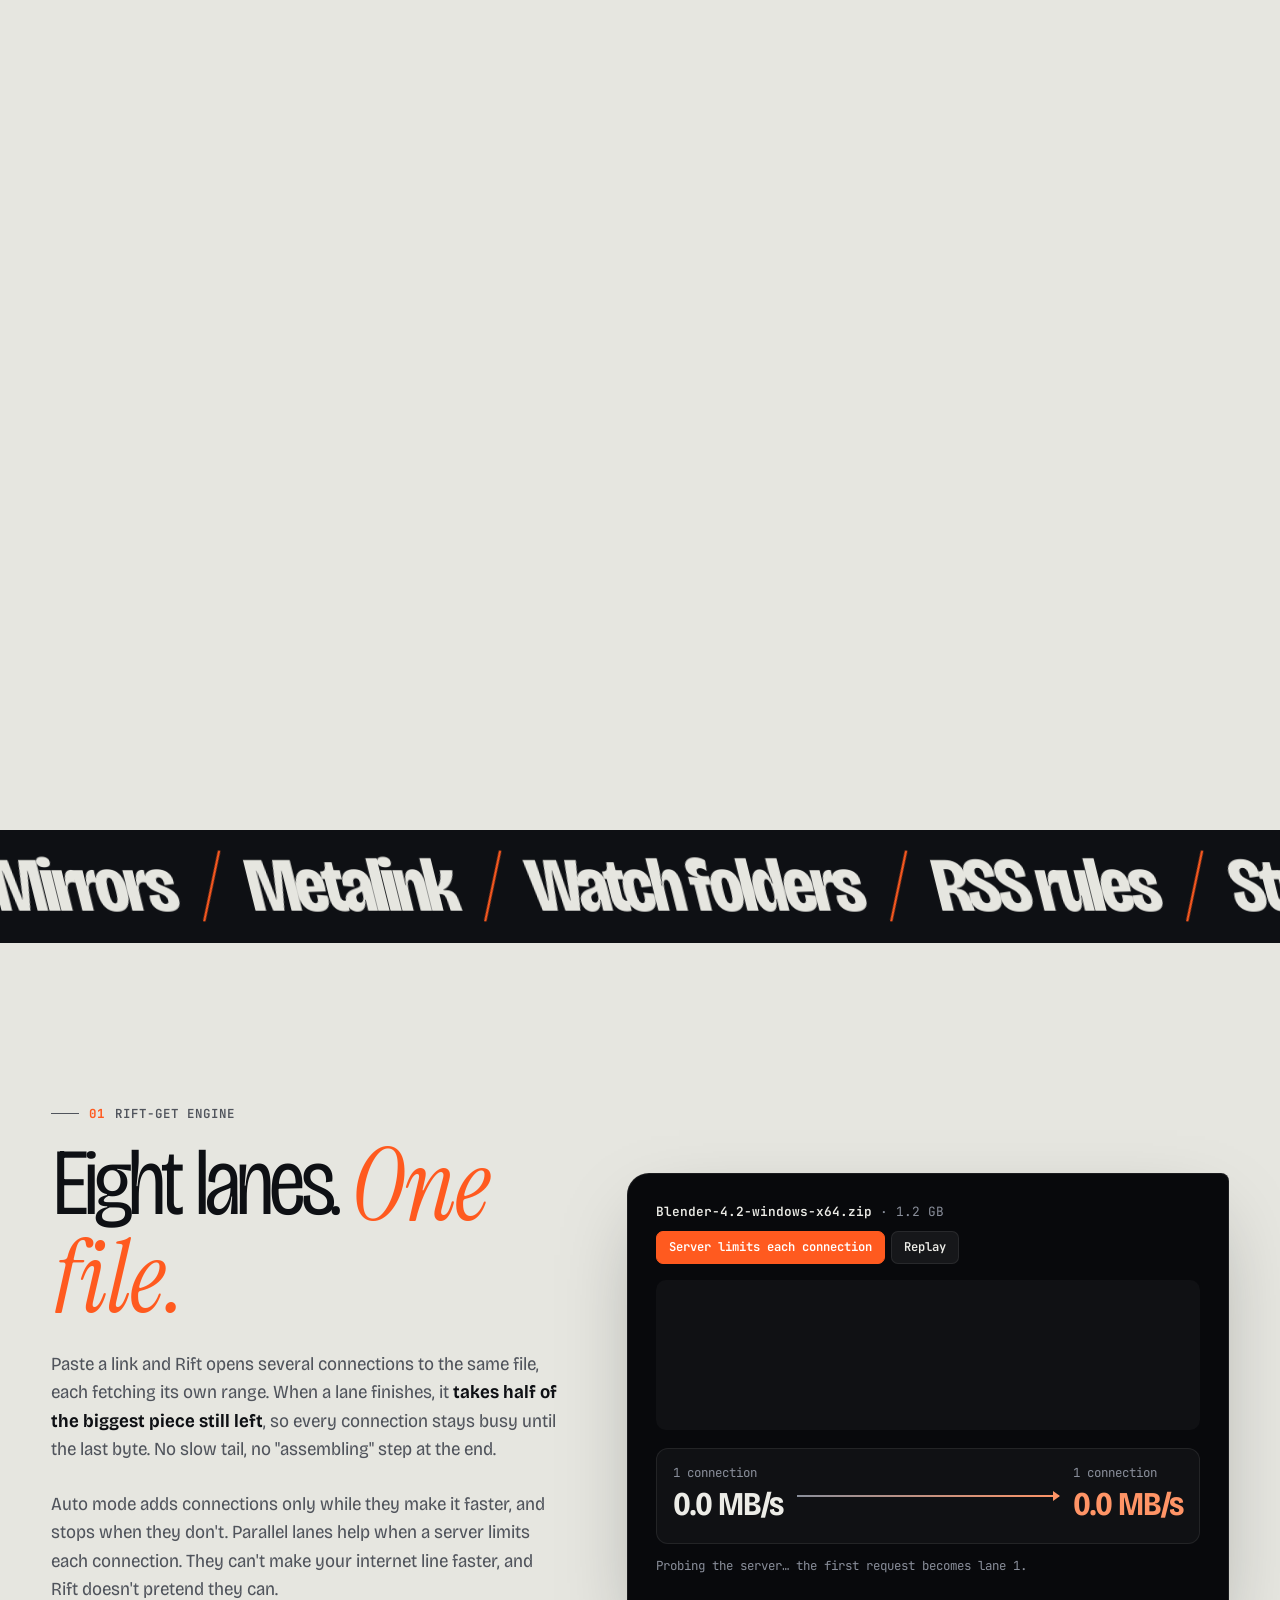
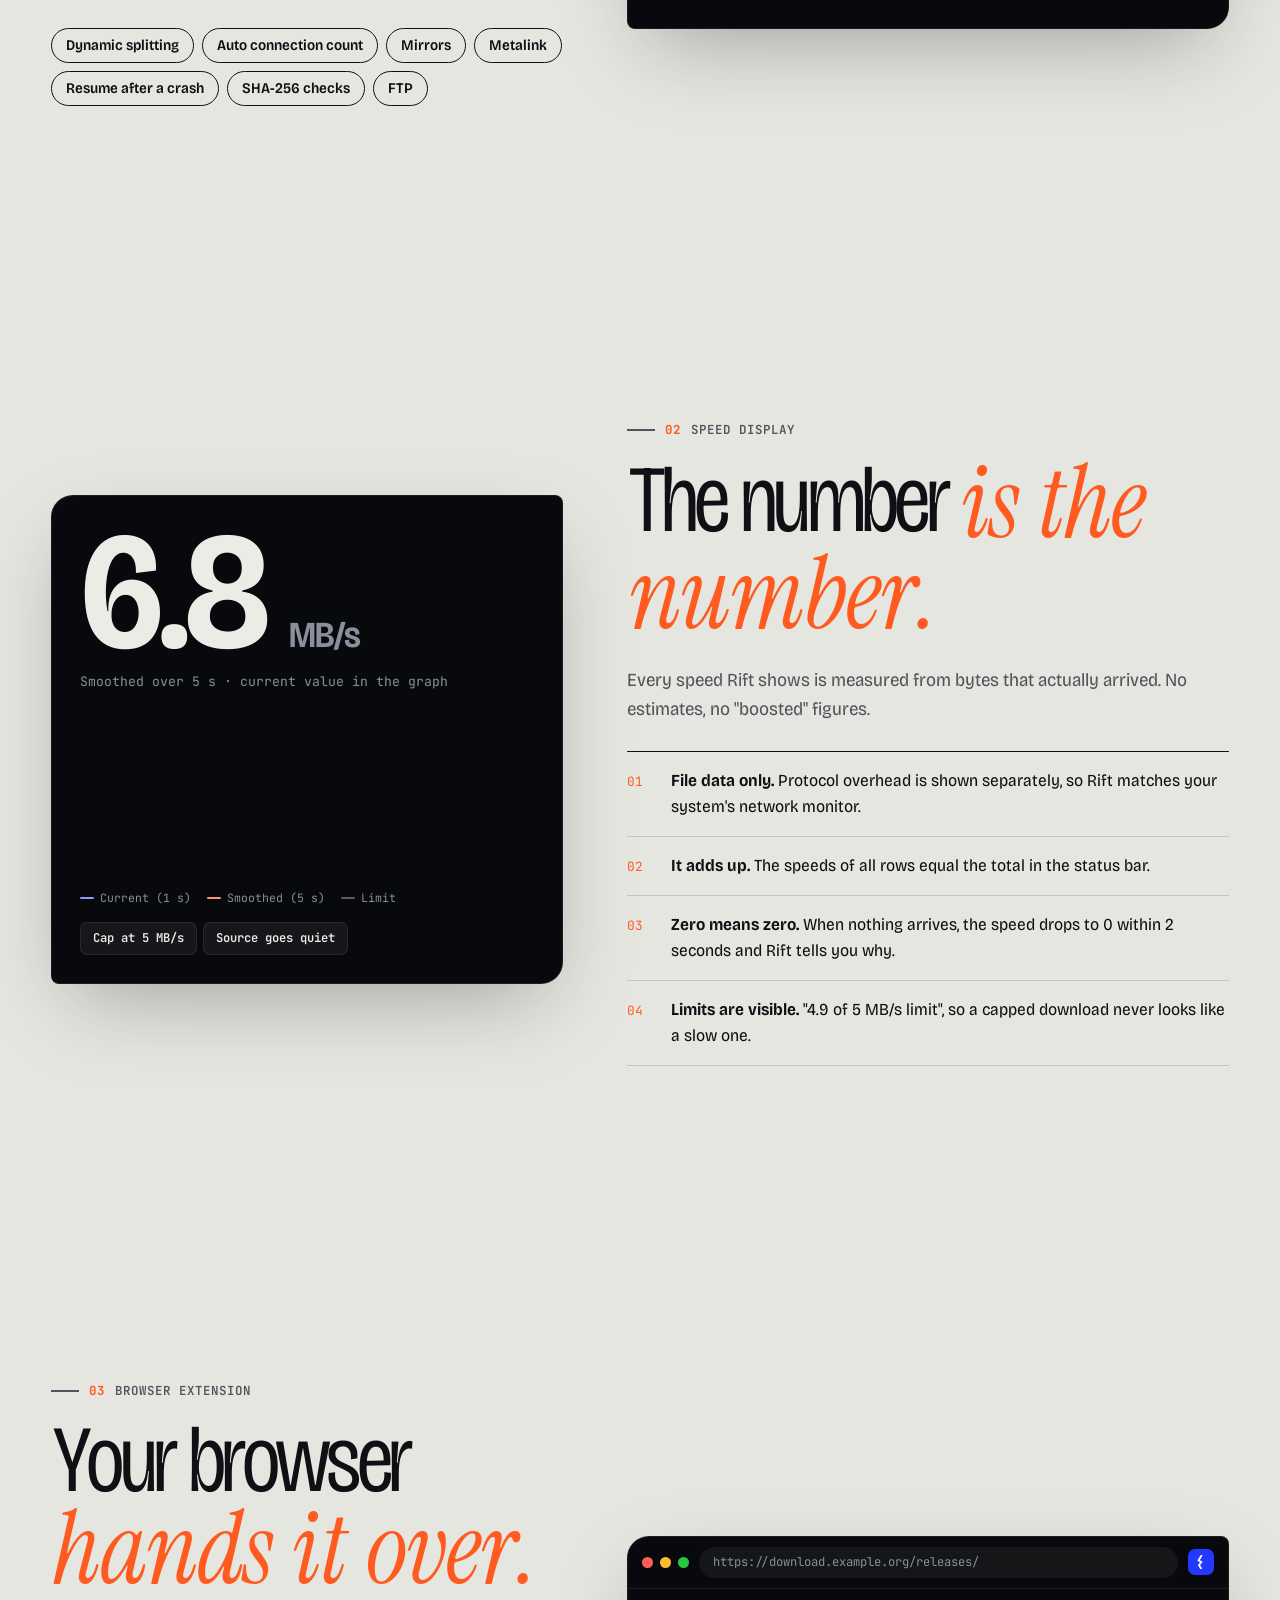
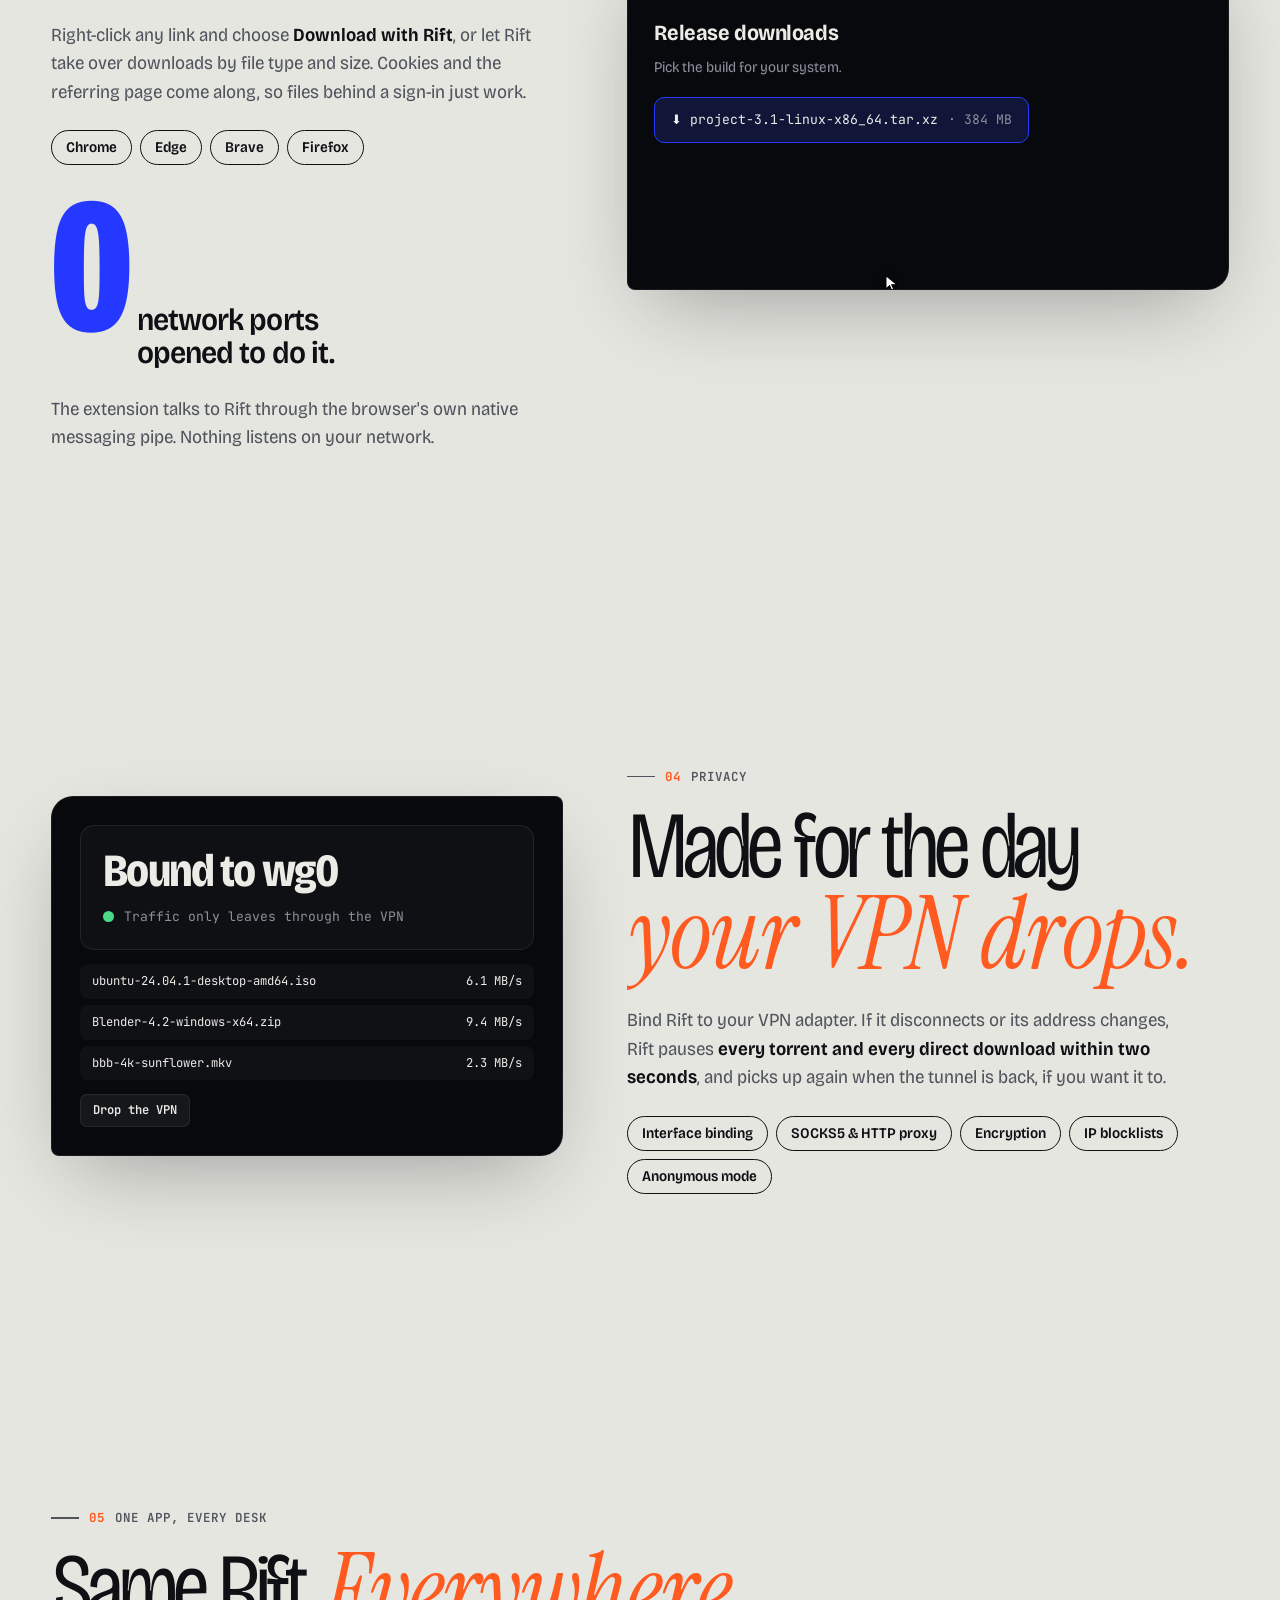
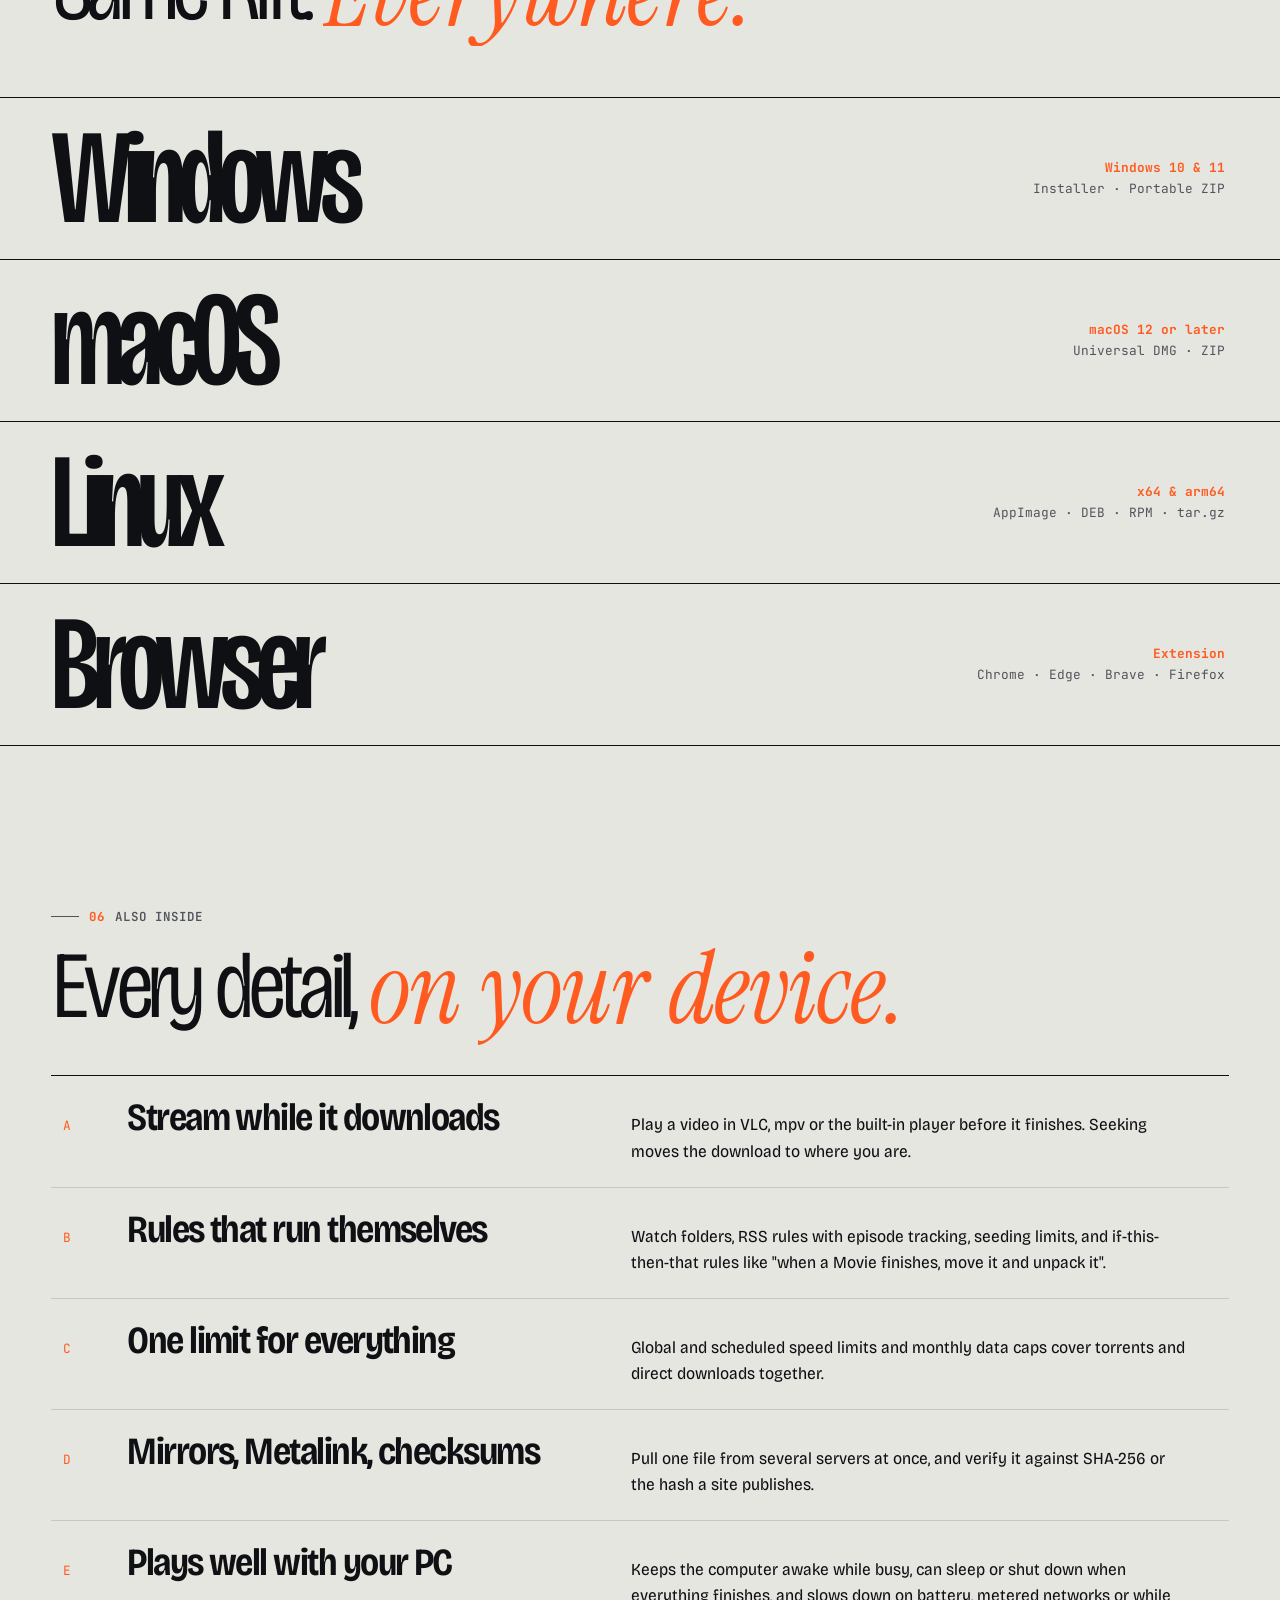
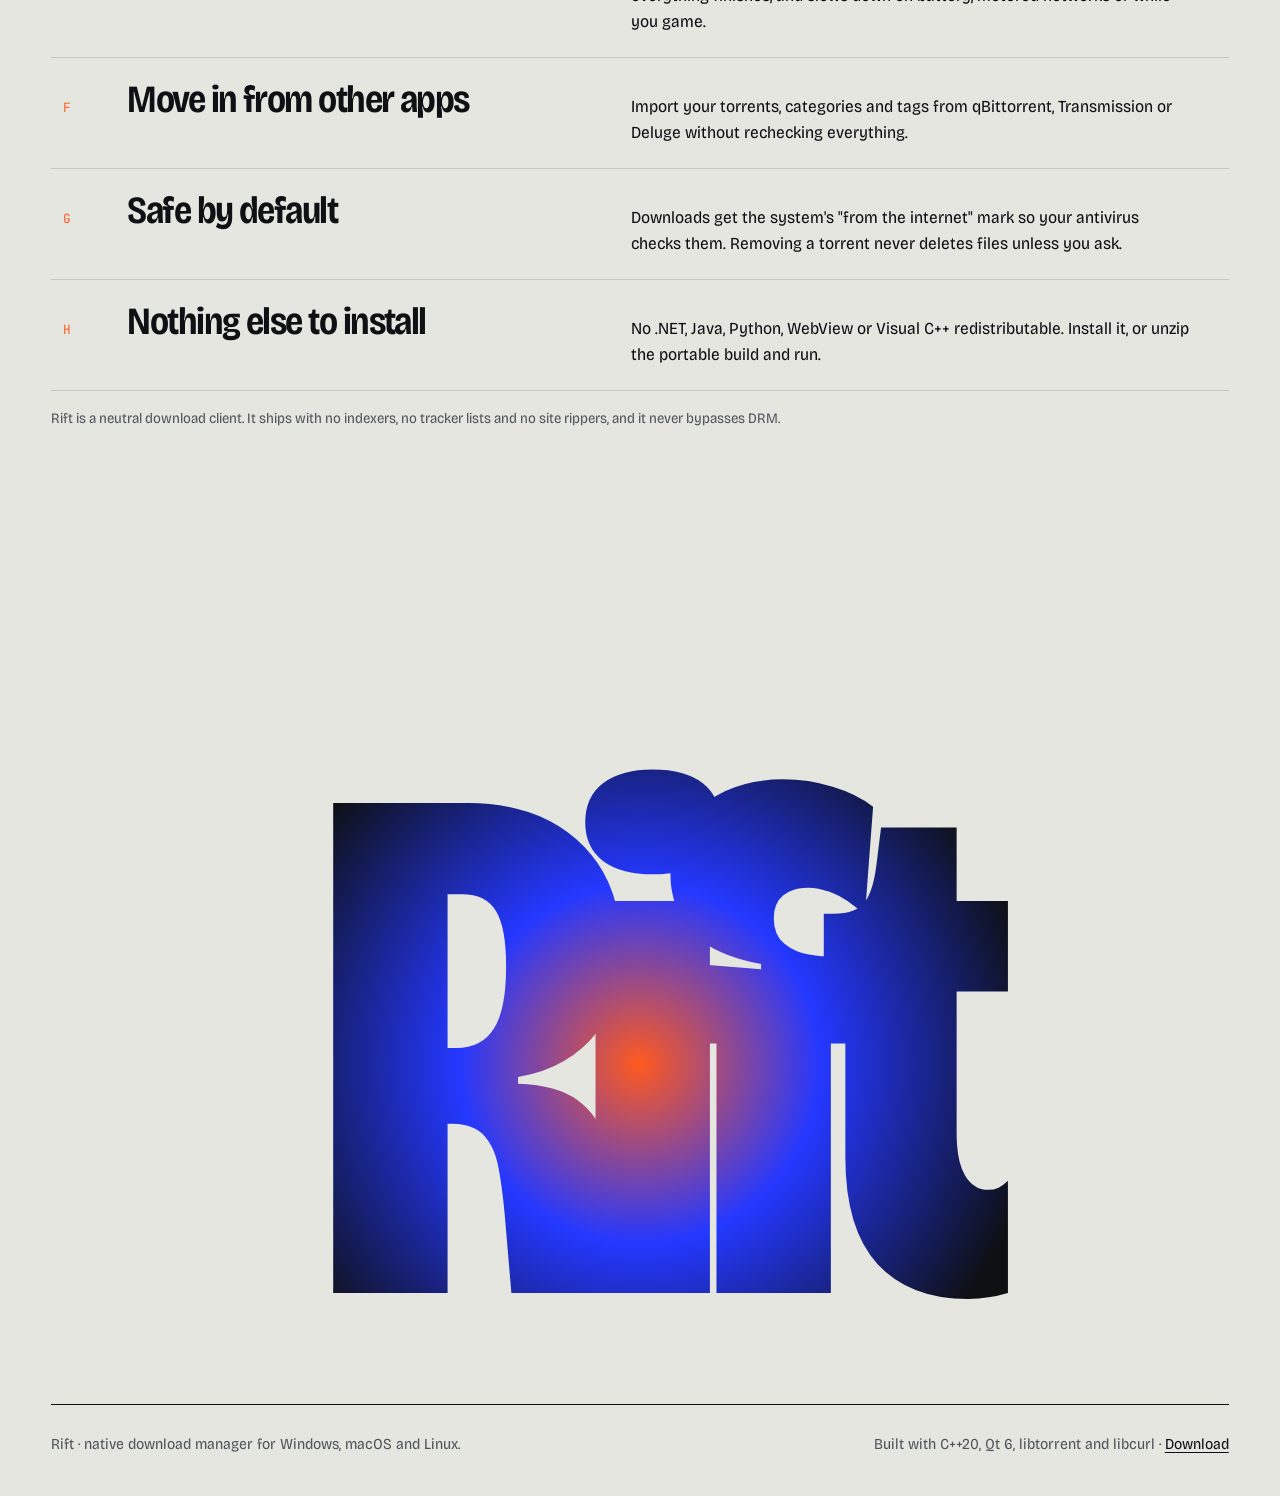
<file: design/archive/site-v3/index-v3.html>
<!DOCTYPE html>
<html lang="en">
<head>
<meta charset="utf-8">
<meta name="viewport" content="width=device-width, initial-scale=1, viewport-fit=cover">
<title>Rift: Torrents and Direct Downloads, Native</title>
<meta name="description" content="Rift is a native download manager for Windows, macOS and Linux: a tuned BitTorrent client and a multi-connection HTTP downloader in one fast app that runs entirely on your device.">
<meta name="color-scheme" content="light dark">
<meta property="og:title" content="Rift: Torrents. Direct links. One rift.">
<meta property="og:description" content="A native download manager for Windows, macOS and Linux, with browser extensions for Chrome, Edge, Brave and Firefox.">
<link rel="icon" href="data:image/svg+xml,%3Csvg xmlns='http://www.w3.org/2000/svg' viewBox='0 0 22 28'%3E%3Cpath d='M13 1 7 11l6 3-5 6 4 7' fill='none' stroke='%232438FF' stroke-width='3.4' stroke-linejoin='round' stroke-linecap='round'/%3E%3C/svg%3E">
<link rel="preconnect" href="https://fonts.googleapis.com">
<link rel="preconnect" href="https://fonts.gstatic.com" crossorigin>
<link rel="stylesheet" href="https://fonts.googleapis.com/css2?family=Bricolage+Grotesque:opsz,wdth,wght@12..96,75..100,200..800&family=Instrument+Serif:ital@0;1&family=JetBrains+Mono:wght@400;500;600;700&display=swap">
<link rel="stylesheet" href="assets/rift-v3.css">
<style>
/* ================= HERO: the tear ================= */
.hero{position:relative;height:270vh}
.pin{position:sticky;top:0;height:100vh;height:100svh;overflow:hidden}
.stage{position:absolute;inset:0;background:var(--void)}
#riftfx{position:absolute;inset:0;width:100%;height:100%}
.half{position:absolute;inset:0;background:var(--stone);display:flex;flex-direction:column;justify-content:center;
  will-change:transform;transition:background-color .4s var(--ease)}
.half.L{clip-path:polygon(0 0,54% 0,46% 38%,55% 52%,47% 74%,52% 100%,0 100%)}
.half.R{clip-path:polygon(54% 0,100% 0,100% 100%,52% 100%,47% 74%,55% 52%,46% 38%)}
.hl{margin:0;padding:0 var(--gut);text-align:center;font-weight:600;font-size:clamp(3.6rem,13.4vw,16rem);line-height:.86;
  letter-spacing:-.055em;font-variation-settings:"wght" 600,"wdth" 82,"opsz" 96;transform:translateY(-6vh)}
.hl .ln{display:block}
.hl .s{font-size:1.04em;letter-spacing:-.02em;color:var(--signal)}
.hl .s .ch{font-variation-settings:normal!important}
.crack{position:absolute;inset:0;width:100%;height:100%;pointer-events:none;overflow:visible}
.crack polyline{fill:none;stroke:var(--signal);stroke-width:2;vector-effect:non-scaling-stroke;stroke-linejoin:round;
  filter:drop-shadow(0 0 6px var(--signal)) drop-shadow(0 0 18px rgba(255,90,31,.6));stroke-dasharray:var(--len,2000);stroke-dashoffset:var(--len,2000);
  animation:draw 1.6s .5s var(--ease) forwards}
@keyframes draw{to{stroke-dashoffset:0}}

.hero-foot{position:absolute;left:0;right:0;bottom:0;z-index:3;display:flex;justify-content:space-between;align-items:flex-end;gap:24px;flex-wrap:wrap;
  padding:0 var(--gut) clamp(22px,4vh,44px);pointer-events:none}
.hero-foot>*{pointer-events:auto}
.lede{max-width:46ch;margin:0;font-size:clamp(1.05rem,1.35vw,1.3rem);line-height:1.45}
.lede b{font-weight:700}
.hero-cta{display:flex;flex-wrap:wrap;gap:10px;align-items:center}
.hero-meta{display:flex;flex-wrap:wrap;gap:8px;margin-top:14px}
.tag{font-family:var(--mono);font-size:.74rem;font-weight:600;padding:5px 11px;border-radius:99px;border:1px solid var(--hair);background:var(--stone2);
  display:inline-flex;align-items:center;gap:7px;white-space:nowrap}
.tag i{width:7px;height:7px;border-radius:50%;background:var(--green);box-shadow:0 0 0 0 rgba(31,168,90,.6);animation:ping 2s infinite}
@keyframes ping{70%{box-shadow:0 0 0 7px rgba(31,168,90,0)}100%{box-shadow:0 0 0 0 rgba(31,168,90,0)}}
.scrollhint{position:absolute;left:50%;bottom:clamp(22px,4vh,44px);transform:translateX(-50%);z-index:3;font-family:var(--mono);font-size:.72rem;
  letter-spacing:.12em;text-transform:uppercase;color:var(--mute);display:flex;flex-direction:column;align-items:center;gap:8px}
.scrollhint span{width:1.5px;height:38px;background:linear-gradient(var(--signal),transparent);animation:drip 1.8s infinite var(--ease);transform-origin:top}
@keyframes drip{0%{transform:scaleY(0)}60%{transform:scaleY(1)}100%{transform:scaleY(1);opacity:0}}

/* ================= App window (inside the rift) ================= */
.reveal{position:absolute;left:50%;top:50%;width:min(1240px,94vw);transform:translate(-50%,-50%) scale(.7);opacity:0;z-index:1;pointer-events:none}
.reveal.live{pointer-events:auto}
.win-top{display:flex;align-items:center;gap:14px;padding:12px 16px;border-bottom:1px solid var(--void-line);background:rgba(255,255,255,.02)}
.dots{display:flex;gap:7px}.dots i{width:11px;height:11px;border-radius:50%;background:#3a3e48}
.dots i:nth-child(1){background:#FF5F56}.dots i:nth-child(2){background:#FFBD2E}.dots i:nth-child(3){background:#27C93F}
.win-title{font-family:var(--mono);font-size:.8rem;color:var(--void-mute);flex:1;min-width:0;overflow:hidden;text-overflow:ellipsis;white-space:nowrap}
.win-title b{color:var(--void-text)}
.win-grid{display:grid;grid-template-columns:200px 1fr;min-height:430px}
.side{border-right:1px solid var(--void-line);padding:14px 10px;display:flex;flex-direction:column;gap:2px;font-size:.88rem}
.side h6{margin:12px 10px 6px;font-family:var(--mono);font-size:.66rem;letter-spacing:.1em;text-transform:uppercase;color:var(--void-mute);font-weight:600}
.side button{display:flex;justify-content:space-between;align-items:center;text-align:left;padding:7px 10px;border-radius:8px;color:var(--void-mute);font-weight:600;transition:background .2s,color .2s}
.side button:hover{background:rgba(255,255,255,.05);color:var(--void-text)}
.side button[aria-pressed="true"]{background:var(--cobalt);color:#fff}
.side button em{font-style:normal;font-family:var(--mono);font-size:.72rem;opacity:.75}
.list{display:flex;flex-direction:column;min-width:0}
.thead,.row{display:grid;grid-template-columns:minmax(0,2.4fr) 92px minmax(120px,1.3fr) 150px 108px;gap:14px;align-items:center;padding:0 18px}
.thead{height:38px;font-family:var(--mono);font-size:.66rem;letter-spacing:.08em;text-transform:uppercase;color:var(--void-mute);border-bottom:1px solid var(--void-line)}
.rows{flex:1}
.row{min-height:60px;border-bottom:1px solid rgba(255,255,255,.04);font-size:.86rem;transition:background .2s,opacity .35s,transform .35s var(--ease)}
.row:hover{background:rgba(255,255,255,.03)}
.row.sel{background:rgba(58,77,255,.13)}
.row.gone{display:none}
.nm{min-width:0}
.nm b{display:block;font-weight:650;white-space:nowrap;overflow:hidden;text-overflow:ellipsis}
.nm small{display:block;font-family:var(--mono);font-size:.7rem;color:var(--void-mute);white-space:nowrap;overflow:hidden;text-overflow:ellipsis}
.kind{font-family:var(--mono);font-size:.66rem;font-weight:700;padding:3px 7px;border-radius:5px;justify-self:start;letter-spacing:.04em}
.kind.bt{background:rgba(58,77,255,.18);color:#8D99FF}
.kind.http{background:rgba(255,94,34,.16);color:#FF9466}
.bar{height:6px;border-radius:99px;background:rgba(255,255,255,.08);overflow:hidden;position:relative}
.bar>i{position:absolute;inset:0 auto 0 0;border-radius:inherit;background:linear-gradient(90deg,var(--cobalt),#7b86ff)}
.bar.done>i{background:var(--green)}
.bar.segs{display:flex;gap:2px;background:none}
.bar.segs span{flex:1;background:rgba(255,255,255,.08);border-radius:2px;position:relative;overflow:hidden}
.bar.segs span i{position:absolute;inset:0 auto 0 0;background:var(--signal)}
.pm{display:flex;justify-content:space-between;font-family:var(--mono);font-size:.68rem;color:var(--void-mute);margin-top:5px}
.sp{font-family:var(--mono);font-size:.8rem;white-space:nowrap}
.sp .d{color:#4BD98A}.sp .u{color:#FF9466;margin-left:6px}
.st{font-family:var(--mono);font-size:.68rem;font-weight:600;padding:3px 8px;border-radius:99px;border:1px solid var(--void-line);justify-self:start;white-space:nowrap}
.st.seed{color:#4BD98A;border-color:rgba(75,217,138,.3)}
.st.stream{color:#FF9466;border-color:rgba(255,148,102,.35)}
.st.q{color:var(--void-mute)}
.statusbar{display:flex;flex-wrap:wrap;gap:6px 22px;align-items:center;padding:10px 18px;border-top:1px solid var(--void-line);font-family:var(--mono);font-size:.74rem;color:var(--void-mute);background:rgba(255,255,255,.02)}
.statusbar b{color:var(--void-text);font-weight:600}
.statusbar .ok{display:inline-flex;gap:6px;align-items:center}
.statusbar .ok::before{content:"";width:7px;height:7px;border-radius:50%;background:#4BD98A}
.statusbar .sum{margin-left:auto;color:#4BD98A}

/* ================= Sections ================= */
section.blk{padding:clamp(80px,12vw,180px) 0;position:relative}
.h2{margin:18px 0 0;font-weight:300;font-size:clamp(2.8rem,7.4vw,8rem);line-height:.9;letter-spacing:-.05em;font-variation-settings:"wght" 300,"wdth" 85,"opsz" 96}
.h2 .s{font-size:1.06em;color:var(--signal)}
.copy{max-width:52ch;color:var(--mute);font-size:1.15rem;margin:26px 0 0}
.copy b{color:var(--ink);font-weight:650}
.two{display:grid;grid-template-columns:.92fr 1.08fr;gap:clamp(28px,5vw,80px);align-items:center}
.two.flip>:first-child{order:2}
.chips{display:flex;flex-wrap:wrap;gap:8px;margin:24px 0 0;padding:0;list-style:none}
.chips li{border:1.5px solid var(--ink);border-radius:99px;padding:5px 14px;font-weight:600;font-size:.92rem;transition:background .2s,color .2s}
.chips li:hover{background:var(--ink);color:var(--stone)}

/* ---- Lanes (segmentation) ---- */
.lanes{padding:clamp(18px,2.4vw,28px)}
.lanes-top{display:flex;justify-content:space-between;align-items:center;gap:10px;flex-wrap:wrap;margin-bottom:16px}
.lanes-top .t{font-family:var(--mono);font-size:.8rem;font-weight:600}
.lanes-top .t span{color:var(--void-mute);font-weight:400}
.lanes-ctl{display:flex;gap:6px;flex-wrap:wrap}
#laneCv{width:100%;height:150px;display:block;border-radius:10px;background:rgba(255,255,255,.03)}
.accel{margin-top:18px;display:grid;grid-template-columns:auto 1fr auto;gap:14px;align-items:center;padding:16px;border-radius:12px;background:rgba(255,255,255,.035);border:1px solid var(--void-line)}
.accel .from,.accel .to{font-family:var(--mono);font-size:.78rem;color:var(--void-mute);line-height:1.35}
.accel .from b,.accel .to b{display:block;font-family:var(--f);font-size:clamp(1.4rem,2.6vw,2.2rem);color:var(--void-text);font-weight:700;letter-spacing:-.03em;font-variation-settings:"wdth" 85}
.accel .to b{color:#FF9466}
.accel .arrow{height:1.5px;background:linear-gradient(90deg,var(--void-mute),#FF9466);position:relative}
.accel .arrow::after{content:"";position:absolute;right:-1px;top:-4px;border:5px solid transparent;border-left:7px solid #FF9466;border-right:0}
.lane-note{margin-top:12px;font-family:var(--mono);font-size:.78rem;color:var(--void-mute);min-height:2.6em}
.lane-note b{color:var(--void-text)}
.conns{display:grid;grid-template-columns:repeat(auto-fill,minmax(96px,1fr));gap:6px;margin-top:12px}
.conns div{font-family:var(--mono);font-size:.7rem;padding:6px 8px;border-radius:7px;background:rgba(255,255,255,.03);border:1px solid var(--void-line);display:flex;justify-content:space-between;gap:6px}
.conns div i{width:8px;height:8px;border-radius:2px;align-self:center;flex:none}

/* ---- Honest speed ---- */
.speedbox{padding:clamp(18px,2.4vw,28px)}
.bign{display:flex;align-items:baseline;gap:.15em;font-size:clamp(4.5rem,13vw,11rem);line-height:.82;letter-spacing:-.035em;font-weight:700;
  font-variation-settings:"wght" var(--sw,500),"wdth" var(--sd,80),"opsz" 96;font-feature-settings:"tnum";transition:font-variation-settings .5s var(--ease)}
.bign small{font-size:.22em;letter-spacing:-.01em;color:var(--void-mute);font-weight:500}
.ctx{font-family:var(--mono);font-size:.82rem;color:var(--void-mute);margin-top:12px;min-height:1.3em}
.ctx b{color:#FF9466}
#spCv{width:100%;height:170px;display:block;margin-top:18px}
.legend{display:flex;gap:16px;flex-wrap:wrap;font-family:var(--mono);font-size:.72rem;color:var(--void-mute);margin-top:8px}
.legend span{display:inline-flex;align-items:center;gap:6px}
.legend i{width:14px;height:2px;border-radius:2px}
.sp-ctl{display:flex;gap:6px;flex-wrap:wrap;margin-top:16px}
.rules{list-style:none;margin:28px 0 0;padding:0;border-top:1.5px solid var(--ink)}
.rules li{display:grid;grid-template-columns:3ch 1fr;gap:14px;padding:16px 0;border-bottom:1px solid var(--hair);font-size:1.05rem}
.rules li span{font-family:var(--mono);font-size:.8rem;color:var(--signal);padding-top:4px}
.rules li b{font-weight:650}

/* ---- Browser hand-off ---- */
.bw{padding:0}
.bw-top{display:flex;align-items:center;gap:10px;padding:10px 14px;border-bottom:1px solid var(--void-line)}
.url{flex:1;font-family:var(--mono);font-size:.76rem;color:var(--void-mute);background:rgba(255,255,255,.05);border-radius:99px;padding:6px 14px;white-space:nowrap;overflow:hidden;text-overflow:ellipsis}
.ext{width:26px;height:26px;border-radius:7px;display:grid;place-items:center;background:var(--cobalt);color:#fff;transition:transform .4s var(--spring)}
.ext.pop{transform:scale(1.3) rotate(-10deg)}
.bw-body{position:relative;padding:28px 26px 30px;min-height:300px}
.bw-body h5{margin:0 0 6px;font-size:1.35rem;font-weight:700;letter-spacing:-.02em}
.bw-body p{margin:0 0 18px;color:var(--void-mute);font-size:.92rem}
.dl-link{display:inline-flex;align-items:center;gap:10px;padding:12px 16px;border-radius:10px;background:rgba(255,255,255,.05);border:1px solid var(--void-line);font-family:var(--mono);font-size:.82rem;transition:background .3s,border-color .3s}
.dl-link.hl2{background:rgba(58,77,255,.18);border-color:var(--cobalt)}
.ctxmenu{position:absolute;min-width:230px;padding:6px;border-radius:10px;background:#1B1E26;border:1px solid rgba(255,255,255,.1);box-shadow:0 20px 40px rgba(0,0,0,.5);
  font-size:.84rem;opacity:0;transform:scale(.92);transform-origin:0 0;transition:opacity .2s,transform .3s var(--spring);pointer-events:none}
.ctxmenu.on{opacity:1;transform:none}
.ctxmenu div{padding:7px 10px;border-radius:6px;color:var(--void-mute)}
.ctxmenu div.rift{color:var(--void-text);display:flex;align-items:center;gap:8px}
.ctxmenu div.rift.on{background:var(--cobalt);color:#fff}
.ctxmenu hr{border:0;border-top:1px solid rgba(255,255,255,.08);margin:4px 0}
.ghost{position:absolute;width:12px;height:16px;pointer-events:none;opacity:0;transition:transform .5s var(--ease),opacity .2s}
.ghost svg{filter:drop-shadow(0 2px 4px rgba(0,0,0,.6))}
.landed{position:absolute;left:26px;right:26px;bottom:22px;padding:12px 14px;border-radius:10px;background:var(--void2);border:1px solid var(--void-line);
  display:flex;align-items:center;gap:12px;font-size:.84rem;opacity:0;transform:translateY(16px);transition:opacity .4s,transform .5s var(--spring)}
.landed.on{opacity:1;transform:none}
.landed .kind{flex:none}
.landed .bar{flex:1}
.zero{display:flex;align-items:baseline;gap:18px;margin-top:30px;flex-wrap:wrap}
.zero b{font-size:clamp(6rem,15vw,13rem);line-height:.75;font-weight:800;letter-spacing:-.07em;color:var(--cobalt);font-variation-settings:"wdth" 75,"opsz" 96}
.zero span{font-size:clamp(1.3rem,2.4vw,2rem);font-weight:600;letter-spacing:-.03em;line-height:1.05;max-width:12ch}

/* ---- Kill switch ---- */
.ks{padding:clamp(18px,2.4vw,28px)}
.ks-state{padding:22px;border-radius:14px;border:1px solid var(--void-line);background:rgba(255,255,255,.03);transition:background .4s,border-color .4s}
.ks.drop .ks-state{background:rgba(255,94,34,.09);border-color:var(--signal)}
.ks-t{font-size:clamp(1.8rem,3.6vw,3rem);font-weight:750;letter-spacing:-.04em;line-height:1;font-variation-settings:"wdth" 85;transition:color .3s}
.ks.drop .ks-t{color:#FF9466}
.ks-m{display:flex;align-items:center;gap:10px;margin-top:12px;font-family:var(--mono);font-size:.82rem;color:var(--void-mute)}
.ks-m i{width:11px;height:11px;border-radius:50%;background:#4BD98A;transition:background .3s}
.ks.drop .ks-m i{background:var(--signal)}
.ks-rows{margin-top:14px;display:flex;flex-direction:column;gap:6px}
.ks-rows div{display:flex;justify-content:space-between;font-family:var(--mono);font-size:.76rem;padding:8px 12px;border-radius:8px;background:rgba(255,255,255,.03);transition:opacity .3s,color .3s}
.ks.drop .ks-rows div{color:var(--void-mute)}
.ks-rows div em{font-style:normal}
.ks-ctl{display:flex;gap:8px;margin-top:14px;align-items:center;flex-wrap:wrap}
.ks-ctl small{font-family:var(--mono);font-size:.74rem;color:var(--void-mute)}

/* ---- Platforms ---- */
.plat{border-top:1.5px solid var(--ink)}
.prow{display:grid;grid-template-columns:1fr auto;align-items:center;gap:20px;padding:clamp(10px,1.6vw,20px) var(--gut);border-bottom:1.5px solid var(--ink);position:relative;overflow:hidden;isolation:isolate}
.prow::before{content:"";position:absolute;inset:0;background:var(--ink);transform:scaleY(0);transform-origin:bottom;transition:transform .55s var(--ease);z-index:-1}
.prow:hover::before,.prow:focus-visible::before{transform:none}
.prow:hover,.prow:focus-visible{color:var(--stone)}
.pname{font-size:clamp(3rem,10.5vw,11rem);line-height:.9;letter-spacing:-.06em;font-weight:500;font-variation-settings:"wght" 500,"wdth" 75,"opsz" 96;
  transition:font-variation-settings .6s var(--ease),transform .6s var(--ease)}
.prow:hover .pname,.prow:focus-visible .pname{font-variation-settings:"wght" 800,"wdth" 100,"opsz" 96;transform:translateX(1.5vw)}
.pmeta{text-align:right;font-family:var(--mono);font-size:.8rem;line-height:1.7;color:var(--mute);transition:color .3s;padding-right:4px}
.prow:hover .pmeta,.prow:focus-visible .pmeta{color:var(--stone)}
.pmeta b{display:block;color:var(--signal);font-weight:700}
.parrow{position:absolute;right:var(--gut);top:50%;font-size:2rem;transform:translate(40px,-50%);opacity:0;transition:transform .5s var(--ease),opacity .3s}

/* ---- Index rows ---- */
.idx{margin-top:40px;border-top:1.5px solid var(--ink)}
.ir{display:grid;grid-template-columns:4ch minmax(0,.9fr) minmax(0,1.1fr);gap:24px;align-items:baseline;padding:22px 12px;border-bottom:1px solid var(--hair);
  transition:background .35s,color .35s,padding .5s var(--ease)}
.ir:hover{background:var(--ink);color:var(--stone);padding-left:28px}
.ir span{font-family:var(--mono);font-size:.8rem;color:var(--signal)}
.ir dt{font-size:clamp(1.5rem,3vw,2.7rem);font-weight:650;letter-spacing:-.04em;line-height:1;font-variation-settings:"wdth" 85}
.ir dd{margin:0;font-size:1.05rem;max-width:56ch}
.ir:hover dd{color:var(--stone)}

.fineprint{color:var(--mute);font-size:.9rem;margin-top:16px}

/* ================= Responsive ================= */
@media (max-width:1020px){
  .two,.two.flip{grid-template-columns:1fr}
  .two.flip>:first-child{order:0}
  .win-grid{grid-template-columns:1fr}
  .side{flex-direction:row;overflow-x:auto;border-right:0;border-bottom:1px solid var(--void-line);scrollbar-width:none}
  .side h6{display:none}
  .side button{flex:none;gap:8px}
  .thead,.row{grid-template-columns:minmax(0,1fr) 120px;padding:0 12px}
  .thead>:nth-child(2),.thead>:nth-child(4),.thead>:nth-child(5),.row>.kind,.row>.st{display:none}
  .row>.sp{grid-column:2;text-align:right}
  .row>.pg{grid-column:1/-1;margin-bottom:10px}
  .ir{grid-template-columns:1fr;gap:6px}
}
@media (max-width:640px){
  .hero{height:220vh}
  .hl{font-size:17.5vw;transform:translateY(-20vh)}
  .hero-meta{display:none}
  .lede{font-size:1rem}
  .hero-cta .pill.lg{padding:12px 20px;font-size:1rem}
  .reveal{width:calc(100vw - 24px)}
  .win-grid{min-height:0}
  .nm small,.pm,.statusbar .ok,.statusbar .sum{display:none}
  .row{min-height:0;padding-top:10px}
  .row:nth-child(n+5){display:none}
  .scrollhint{display:none}
  .pmeta{display:none}
  .accel{grid-template-columns:1fr}
  .accel .arrow{display:none}
}
/* Reduced motion: no tear, plain stacked hero */
.hero.static{height:auto}
.hero.static .pin{position:relative;height:auto;overflow:visible}
.hero.static .stage{position:relative;background:none;padding:120px 0 40px}
.hero.static #riftfx,.hero.static .half.R,.hero.static .crack,.hero.static .scrollhint{display:none}
.hero.static .half.L{position:relative;clip-path:none;padding:40px 0}
.hero.static .hl{transform:none}
.hero.static .hero-foot{position:relative;padding-bottom:40px}
.hero.static .reveal{position:relative;left:auto;top:auto;transform:none;opacity:1;margin:0 auto;pointer-events:auto}
</style>
</head>
<body>
<div class="grain" aria-hidden="true"></div>
<div id="tear" aria-hidden="true"><i></i><i></i></div>

<header class="nav">
  <a class="logo" href="index-v3.html" aria-label="Rift home">
    <svg viewBox="0 0 22 28" aria-hidden="true"><path d="M13 1 7 11l6 3-5 6 4 7" fill="none" stroke="currentColor" stroke-width="3.4" stroke-linejoin="round" stroke-linecap="round"/></svg>
    Rift
  </a>
  <nav class="nav-links" aria-label="Sections">
    <a class="lk" href="#lanes">Downloads</a>
    <a class="lk" href="#honest">Speed</a>
    <a class="lk" href="#browser">Browser</a>
    <a class="lk" href="#everywhere">Platforms</a>
  </nav>
  <div class="nav-act">
    <button class="pill ico" id="themeToggle" type="button" aria-label="Switch light or dark theme">
      <svg id="themeIcon" width="16" height="16" viewBox="0 0 24 24" fill="none" stroke="currentColor" stroke-width="2" stroke-linecap="round" stroke-linejoin="round"></svg>
    </button>
    <a class="pill hot" href="download-v3.html" data-go>Download</a>
  </div>
</header>

<main>
<!-- ================= HERO ================= -->
<section class="hero" id="hero" aria-label="Introduction">
  <div class="pin">
    <div class="stage">
      <canvas id="riftfx" aria-hidden="true"></canvas>

      <!-- The app, waiting inside the rift -->
      <div class="reveal" id="reveal">
        <div class="void" role="region" aria-label="Preview of the Rift app">
          <div class="win-top">
            <div class="dots" aria-hidden="true"><i></i><i></i><i></i></div>
            <div class="win-title"><b>Rift</b> &nbsp;·&nbsp; <span id="wtCount">5</span> downloads &nbsp;·&nbsp; torrents and direct links in one list</div>
            <button class="vbtn" id="addBtn" type="button">+ Add link</button>
          </div>
          <div class="win-grid">
            <div class="side" role="group" aria-label="Filters">
              <h6>Show</h6>
              <button type="button" data-f="all" aria-pressed="true">All <em data-c="all">5</em></button>
              <button type="button" data-f="active" aria-pressed="false">Active <em data-c="active">0</em></button>
              <button type="button" data-f="seed" aria-pressed="false">Seeding <em data-c="seed">0</em></button>
              <h6>Type</h6>
              <button type="button" data-f="bt" aria-pressed="false">Torrents <em data-c="bt">0</em></button>
              <button type="button" data-f="http" aria-pressed="false">Direct links <em data-c="http">0</em></button>
              <h6>Category</h6>
              <button type="button" data-f="cat:Video" aria-pressed="false">Video <em data-c="cat:Video">0</em></button>
              <button type="button" data-f="cat:Programs" aria-pressed="false">Programs <em data-c="cat:Programs">0</em></button>
              <button type="button" data-f="cat:ISO" aria-pressed="false">ISO <em data-c="cat:ISO">0</em></button>
            </div>
            <div class="list">
              <div class="thead" aria-hidden="true"><span>Name</span><span>Type</span><span>Progress</span><span>Speed</span><span>Status</span></div>
              <div class="rows" id="rows"></div>
              <div class="statusbar">
                <span>↓ <b id="sbDown">0</b> of <b>20 MB/s</b> limit</span>
                <span>↑ <b id="sbUp">0</b></span>
                <span class="ok">Port open · DHT 412 nodes</span>
                <span>VPN: <b>wg0</b></span>
                <span class="sum" id="sbSum">rows add up to the total ✓</span>
              </div>
            </div>
          </div>
        </div>
      </div>

      <div class="half L">
        <h1 class="hl" id="hlL" aria-label="Torrents. Direct links. One rift.">
          <span class="ln" data-split data-manual data-kin="600,82" data-peak="800,100" data-radius="300">Torrents.</span>
          <span class="ln" data-split data-manual data-offset="9" data-kin="600,82" data-peak="800,100" data-radius="300">Direct links.</span>
          <span class="ln" data-split data-manual data-offset="21"><span class="s">One rift.</span></span>
        </h1>
      </div>
      <div class="half R" aria-hidden="true">
        <div class="hl" id="hlR">
          <span class="ln" data-split data-manual>Torrents.</span>
          <span class="ln" data-split data-manual data-offset="9">Direct links.</span>
          <span class="ln" data-split data-manual data-offset="21"><span class="s">One rift.</span></span>
        </div>
      </div>
      <svg class="crack" id="crack" viewBox="0 0 100 100" preserveAspectRatio="none" aria-hidden="true"><polyline points="54,0 46,38 55,52 47,74 52,100"/></svg>
    </div>

    <div class="hero-foot" id="heroFoot">
      <div class="rv in" style="--d:.9s">
        <p class="lede">Rift is a native download manager for <b>Windows, macOS and Linux</b>. A tuned BitTorrent engine and a multi-connection HTTP engine, in one fast app that runs entirely on your device.</p>
        <div class="hero-meta">
          <span class="tag"><i></i>libtorrent + rift-get engines</span>
          <span class="tag">Qt 6 · C++20 · no Electron</span>
          <span class="tag">Nothing else to install</span>
        </div>
      </div>
      <div class="hero-cta rv in" style="--d:1.05s">
        <a class="pill hot lg" href="download-v3.html" data-go id="heroDl">
          <svg width="18" height="18" viewBox="0 0 24 24" fill="none" stroke="currentColor" stroke-width="2.3" stroke-linecap="round" stroke-linejoin="round"><path d="M12 3v12m0 0-5-5m5 5 5-5M4 21h16"/></svg>
          <span id="heroDlLabel">Download for Windows</span>
        </a>
        <a class="pill lg" href="download-v3.html#browser" data-go>Browser extension</a>
      </div>
    </div>
    <div class="scrollhint" id="scrollhint" aria-hidden="true">Scroll to open<span></span></div>
  </div>
</section>

<!-- ================= MARQUEE ================= -->
<div class="mq" aria-hidden="true"><div class="mq-track">
  <span>Magnet links</span><i>&amp;</i><span>direct links</span><i>/</i><span>8 lanes per file</span><i>/</i><span>Mirrors</span><i>/</i><span>Metalink</span><i>/</i><span>Watch folders</span><i>/</i><span>RSS rules</span><i>/</i><span>Stream while it downloads</span><i>/</i><span>Kill switch</span><i>/</i><span>Checksums</span><i>/</i>
</div></div>

<div class="wrap">
<!-- ================= LANES ================= -->
<section class="blk" id="lanes">
  <div class="two">
    <div>
      <span class="eyebrow rv"><b>01</b> rift-get engine</span>
      <h2 class="h2" data-split>Eight lanes. <span class="s">One file.</span></h2>
      <p class="copy rv">Paste a link and Rift opens several connections to the same file, each fetching its own range. When a lane finishes, it <b>takes half of the biggest piece still left</b>, so every connection stays busy until the last byte. No slow tail, no "assembling" step at the end.</p>
      <p class="copy rv">Auto mode adds connections only while they make it faster, and stops when they don't. Parallel lanes help when a server limits each connection. They can't make your internet line faster, and Rift doesn't pretend they can.</p>
      <ul class="chips rv"><li>Dynamic splitting</li><li>Auto connection count</li><li>Mirrors</li><li>Metalink</li><li>Resume after a crash</li><li>SHA-256 checks</li><li>FTP</li></ul>
    </div>
    <div class="void lanes rv" aria-label="Simulation of a segmented download">
      <div class="lanes-top">
        <span class="t">Blender-4.2-windows-x64.zip <span>· 1.2 GB</span></span>
        <div class="lanes-ctl">
          <button class="vbtn" id="lThrottle" type="button" aria-pressed="true">Server limits each connection</button>
          <button class="vbtn" id="lReplay" type="button">Replay</button>
        </div>
      </div>
      <canvas id="laneCv" role="img" aria-label="Each colored band is one connection downloading its own part of the file"></canvas>
      <div class="accel" aria-live="polite">
        <div class="from">1 connection<b id="aFrom">0.0 MB/s</b></div>
        <div class="arrow" aria-hidden="true"></div>
        <div class="to"><span id="aToN">1 connection</span><b id="aTo">0.0 MB/s</b></div>
      </div>
      <div class="lane-note" id="lNote">Probing the server…</div>
      <div class="conns" id="conns"></div>
    </div>
  </div>
</section>

<!-- ================= HONEST SPEED ================= -->
<section class="blk" id="honest">
  <div class="two flip">
    <div>
      <span class="eyebrow rv"><b>02</b> Speed display</span>
      <h2 class="h2" data-split>The number <span class="s">is the number.</span></h2>
      <p class="copy rv">Every speed Rift shows is measured from bytes that actually arrived. No estimates, no "boosted" figures.</p>
      <ol class="rules rv">
        <li><span>01</span><div><b>File data only.</b> Protocol overhead is shown separately, so Rift matches your system's network monitor.</div></li>
        <li><span>02</span><div><b>It adds up.</b> The speeds of all rows equal the total in the status bar.</div></li>
        <li><span>03</span><div><b>Zero means zero.</b> When nothing arrives, the speed drops to 0 within 2 seconds and Rift tells you why.</div></li>
        <li><span>04</span><div><b>Limits are visible.</b> "4.9 of 5 MB/s limit", so a capped download never looks like a slow one.</div></li>
      </ol>
    </div>
    <div class="void speedbox rv">
      <div class="bign" id="bign" aria-live="off"><span id="bigv">0.0</span><small>MB/s</small></div>
      <div class="ctx" id="ctx">Smoothed over 5 s · current value in the graph</div>
      <canvas id="spCv" role="img" aria-label="Graph of current and smoothed download speed"></canvas>
      <div class="legend"><span><i style="background:#8D99FF"></i>Current (1 s)</span><span><i style="background:#FF9466"></i>Smoothed (5 s)</span><span><i style="background:rgba(255,255,255,.35)"></i>Limit</span></div>
      <div class="sp-ctl">
        <button class="vbtn" id="spLimit" type="button" aria-pressed="false">Cap at 5 MB/s</button>
        <button class="vbtn" id="spStop" type="button" aria-pressed="false">Source goes quiet</button>
      </div>
    </div>
  </div>
</section>

<!-- ================= BROWSER ================= -->
<section class="blk" id="browser">
  <div class="two">
    <div>
      <span class="eyebrow rv"><b>03</b> Browser extension</span>
      <h2 class="h2" data-split>Your browser <span class="s">hands it over.</span></h2>
      <p class="copy rv">Right-click any link and choose <b>Download with Rift</b>, or let Rift take over downloads by file type and size. Cookies and the referring page come along, so files behind a sign-in just work.</p>
      <ul class="chips rv"><li>Chrome</li><li>Edge</li><li>Brave</li><li>Firefox</li></ul>
      <div class="zero rv"><b>0</b><span>network ports opened to do it.</span></div>
      <p class="copy rv">The extension talks to Rift through the browser's own native messaging pipe. Nothing listens on your network.</p>
    </div>
    <div class="void bw rv" id="bw" aria-label="Animation of a browser download handed to Rift">
      <div class="bw-top">
        <div class="dots" aria-hidden="true"><i></i><i></i><i></i></div>
        <div class="url">https://download.example.org/releases/</div>
        <div class="ext" id="ext" aria-hidden="true"><svg viewBox="0 0 22 28" width="11" height="14"><path d="M13 1 7 11l6 3-5 6 4 7" fill="none" stroke="#fff" stroke-width="3.6" stroke-linejoin="round" stroke-linecap="round"/></svg></div>
      </div>
      <div class="bw-body" id="bwBody">
        <h5>Release downloads</h5>
        <p>Pick the build for your system.</p>
        <span class="dl-link" id="dlLink">⬇ project-3.1-linux-x86_64.tar.xz <span style="color:var(--void-mute)">· 384 MB</span></span>
        <div class="ctxmenu" id="ctxm" aria-hidden="true">
          <div>Open link in new tab</div><div>Save link as…</div><div>Copy link address</div><hr>
          <div class="rift" id="ctxRift"><svg viewBox="0 0 22 28" width="10" height="13"><path d="M13 1 7 11l6 3-5 6 4 7" fill="none" stroke="currentColor" stroke-width="3.6" stroke-linejoin="round" stroke-linecap="round"/></svg>Download with Rift</div>
        </div>
        <div class="ghost" id="ghost" aria-hidden="true"><svg viewBox="0 0 12 16" width="14" height="18"><path d="M1 1v12l3.2-3 2.3 5 2-.9-2.3-4.9H11z" fill="#fff" stroke="#000" stroke-width="1"/></svg></div>
        <div class="landed" id="landed"><span class="kind http">HTTP</span><span style="white-space:nowrap">project-3.1-linux…</span><div class="bar segs" id="landBar"></div><span class="mono" id="landSp" style="font-size:.74rem;color:#4BD98A">0.0 MB/s</span></div>
      </div>
    </div>
  </div>
</section>

<!-- ================= KILL SWITCH ================= -->
<section class="blk" id="privacy">
  <div class="two flip">
    <div>
      <span class="eyebrow rv"><b>04</b> Privacy</span>
      <h2 class="h2" data-split>Made for the day <span class="s">your VPN drops.</span></h2>
      <p class="copy rv">Bind Rift to your VPN adapter. If it disconnects or its address changes, Rift pauses <b>every torrent and every direct download within two seconds</b>, and picks up again when the tunnel is back, if you want it to.</p>
      <ul class="chips rv"><li>Interface binding</li><li>SOCKS5 &amp; HTTP proxy</li><li>Encryption</li><li>IP blocklists</li><li>Anonymous mode</li></ul>
    </div>
    <div class="void ks rv" id="ks">
      <div class="ks-state">
        <div class="ks-t" id="ksT">Bound to wg0</div>
        <div class="ks-m"><i></i><span id="ksM">Traffic only leaves through the VPN</span></div>
      </div>
      <div class="ks-rows">
        <div><span>ubuntu-24.04.1-desktop-amd64.iso</span><em class="ksr">6.1 MB/s</em></div>
        <div><span>Blender-4.2-windows-x64.zip</span><em class="ksr">9.4 MB/s</em></div>
        <div><span>bbb-4k-sunflower.mkv</span><em class="ksr">2.3 MB/s</em></div>
      </div>
      <div class="ks-ctl"><button class="vbtn" id="ksBtn" type="button">Drop the VPN</button><small id="ksTime"></small></div>
    </div>
  </div>
</section>
</div>

<!-- ================= PLATFORMS ================= -->
<section class="blk" id="everywhere" style="padding-bottom:0">
  <div class="wrap">
    <span class="eyebrow rv"><b>05</b> One app, every desk</span>
    <h2 class="h2" data-split style="margin-bottom:clamp(30px,5vw,60px)">Same Rift. <span class="s">Everywhere.</span></h2>
  </div>
  <div class="plat">
    <a class="prow wrap" href="download-v3.html#windows" data-go><span class="pname">Windows</span><span class="pmeta"><b>Windows 10 &amp; 11</b>Installer · Portable ZIP</span></a>
    <a class="prow wrap" href="download-v3.html#macos" data-go><span class="pname">macOS</span><span class="pmeta"><b>macOS 12 or later</b>Universal DMG · ZIP</span></a>
    <a class="prow wrap" href="download-v3.html#linux" data-go><span class="pname">Linux</span><span class="pmeta"><b>x64 &amp; arm64</b>AppImage · DEB · RPM · tar.gz</span></a>
    <a class="prow wrap" href="download-v3.html#browser" data-go><span class="pname">Browser</span><span class="pmeta"><b>Extension</b>Chrome · Edge · Brave · Firefox</span></a>
  </div>
</section>

<div class="wrap">
<!-- ================= INDEX ================= -->
<section class="blk" id="more">
  <span class="eyebrow rv"><b>06</b> Also inside</span>
  <h2 class="h2" data-split>Every detail, <span class="s">on your device.</span></h2>
  <dl class="idx">
    <div class="ir rv"><span>A</span><dt>Stream while it downloads</dt><dd>Play a video in VLC, mpv or the built-in player before it finishes. Seeking moves the download to where you are.</dd></div>
    <div class="ir rv"><span>B</span><dt>Rules that run themselves</dt><dd>Watch folders, RSS rules with episode tracking, seeding limits, and if-this-then-that rules like "when a Movie finishes, move it and unpack it".</dd></div>
    <div class="ir rv"><span>C</span><dt>One limit for everything</dt><dd>Global and scheduled speed limits and monthly data caps cover torrents and direct downloads together.</dd></div>
    <div class="ir rv"><span>D</span><dt>Mirrors, Metalink, checksums</dt><dd>Pull one file from several servers at once, and verify it against SHA-256 or the hash a site publishes.</dd></div>
    <div class="ir rv"><span>E</span><dt>Plays well with your PC</dt><dd>Keeps the computer awake while busy, can sleep or shut down when everything finishes, and slows down on battery, metered networks or while you game.</dd></div>
    <div class="ir rv"><span>F</span><dt>Move in from other apps</dt><dd>Import your torrents, categories and tags from qBittorrent, Transmission or Deluge without rechecking everything.</dd></div>
    <div class="ir rv"><span>G</span><dt>Safe by default</dt><dd>Downloads get the system's "from the internet" mark so your antivirus checks them. Removing a torrent never deletes files unless you ask.</dd></div>
    <div class="ir rv"><span>H</span><dt>Nothing else to install</dt><dd>No .NET, Java, Python, WebView or Visual C++ redistributable. Install it, or unzip the portable build and run.</dd></div>
  </dl>
  <p class="fineprint rv">Rift is a neutral download client. It ships with no indexers, no tracker lists and no site rippers, and it never bypasses DRM.</p>
</section>

<section class="end" aria-label="Download Rift">
  <a class="big" href="download-v3.html" data-go aria-label="Download Rift"><span>R</span><span>i</span><span>f</span><span>t</span></a>
</section>
<footer class="foot">
  <span>Rift · native download manager for Windows, macOS and Linux.</span>
  <span>Built with C++20, Qt 6, libtorrent and libcurl · <a href="download-v3.html" data-go>Download</a></span>
</footer>
</div>
</main>

<div class="toast" id="toast" role="status" aria-live="polite"></div>

<script src="assets/rift-v3.js"></script>
<script>
(() => {
const { $, $$, RM, toast, detectOS } = window.Rift;
const clamp = (v, a = 0, b = 1) => Math.max(a, Math.min(b, v));
const ease = (t) => 1 - Math.pow(1 - t, 3);
const fmt = (v) => (v >= 10 ? v.toFixed(1) : v.toFixed(1));

/* ---------- Detected OS on the CTA ---------- */
const { os } = detectOS();
const osName = { windows: 'Windows', macos: 'macOS', linux: 'Linux' }[os];
if (osName) { $('#heroDlLabel').textContent = 'Download for ' + osName; $('#heroDl').href = 'download-v3.html#' + os; }
else { $('#heroDlLabel').textContent = 'Download Rift'; }

/* ---------- Hero tear ---------- */
const hero = $('#hero'), L = $('.half.L'), R = $('.half.R'), reveal = $('#reveal'), foot = $('#heroFoot'), crack = $('#crack'), hint = $('#scrollhint');
const poly = crack.querySelector('polyline');
crack.style.setProperty('--len', 400);
poly.style.strokeDasharray = 400; poly.style.strokeDashoffset = 400;
let P = 0;
if (RM) {
  hero.classList.add('static');
  $$('#hero [data-split]').forEach((el) => el.classList.add('in'));
} else {
  setTimeout(() => $$('#hero [data-split]').forEach((el) => el.classList.add('in')), 120);
  const onScroll = () => {
    const r = hero.getBoundingClientRect();
    const total = hero.offsetHeight - innerHeight;
    P = clamp(-r.top / total);
    const o = ease(clamp(P / 0.62));
    const dx = o * 56;
    L.style.transform = `translate3d(${-dx}vw,${o * -2}vh,0) rotate(${-o * 2.5}deg)`;
    R.style.transform = `translate3d(${dx}vw,${o * 2}vh,0) rotate(${o * 2.5}deg)`;
    crack.style.opacity = String(1 - clamp(o * 4));
    foot.style.opacity = String(1 - clamp(o * 2.4));
    foot.style.transform = `translateY(${o * 60}px)`;
    hint.style.opacity = String(1 - clamp(o * 5));
    const s = 0.7 + 0.3 * ease(clamp((P - 0.08) / 0.6));
    reveal.style.transform = `translate(-50%,-50%) scale(${s})`;
    reveal.style.opacity = String(clamp((o - 0.12) * 1.6));
    reveal.classList.toggle('live', o > 0.85);
  };
  addEventListener('scroll', onScroll, { passive: true });
  addEventListener('resize', onScroll);
  onScroll();
}

/* ---------- Particles inside the rift ---------- */
(() => {
  const cv = $('#riftfx'); if (!cv || RM) return;
  const c = cv.getContext('2d');
  let W = 0, H = 0, vis = true;
  const parts = [];
  const N = innerWidth < 700 ? 260 : 620;
  const size = () => { const d = Math.min(devicePixelRatio || 1, 2); W = cv.clientWidth; H = cv.clientHeight; cv.width = W * d; cv.height = H * d; c.setTransform(d, 0, 0, d, 0, 0); };
  size(); addEventListener('resize', size);
  // crack x (fraction) along y
  const xs = [[0, .54], [.38, .46], [.52, .55], [.74, .47], [1, .52]];
  const crackX = (yf) => { for (let i = 1; i < xs.length; i++) if (yf <= xs[i][0]) { const [y0, x0] = xs[i - 1], [y1, x1] = xs[i]; return x0 + (x1 - x0) * ((yf - y0) / (y1 - y0)); } return .52; };
  const spawn = (p, init) => { p.y = init ? Math.random() * H : -20; p.off = (Math.random() - .5); p.v = .6 + Math.random() * 2.4; p.s = .5 + Math.random() * 1.6; p.hue = Math.random(); p.ph = Math.random() * 6.28; return p; };
  for (let i = 0; i < N; i++) parts.push(spawn({}, true));
  new IntersectionObserver((e) => { vis = e[0].isIntersecting; }).observe(hero);
  let t = 0;
  (function frame() {
    requestAnimationFrame(frame);
    if (!vis) return;
    t += .016;
    const o = ease(clamp(P / 0.62));
    const spread = 6 + o * W * 1.2;
    c.fillStyle = 'rgba(8,9,12,.28)'; c.fillRect(0, 0, W, H);
    const pt = window.Rift.pointer();
    for (const p of parts) {
      p.y += p.v * (1 + o * 1.5);
      if (p.y > H + 20) spawn(p, false);
      const yf = p.y / H;
      let x = crackX(yf) * W + p.off * spread + Math.sin(p.y * .012 + t * 1.3 + p.ph) * (8 + o * 30);
      const dxp = x - pt.x, dyp = p.y - pt.y, d2 = dxp * dxp + dyp * dyp;
      if (d2 < 16000) x += dxp / Math.sqrt(d2 + 1) * 18;
      const a = .35 + .65 * (1 - Math.abs(p.off) * 1.6);
      c.fillStyle = p.hue < .55 ? `rgba(58,77,255,${a})` : p.hue < .85 ? `rgba(255,94,34,${a})` : `rgba(236,236,231,${a * .8})`;
      c.fillRect(x, p.y, p.s, p.s * (2 + p.v * 1.5));
    }
  })();
})();

/* ---------- App window: unified list ---------- */
const LIMIT = 20;
const items = [
  { id: 1, k: 'bt', name: 'ubuntu-24.04.1-desktop-amd64.iso', meta: '5.8 GB · 84 peers · encrypted', mb: 5940, cat: 'ISO', p: .62, d: 6.1, u: .9, st: 'Downloading', base: 6.2 },
  { id: 2, k: 'http', name: 'Blender-4.2-windows-x64.zip', meta: '1.2 GB · 8 connections · blender.org', mb: 1230, cat: 'Programs', p: .41, d: 9.4, u: 0, st: 'Downloading', segs: 8, base: 9.5 },
  { id: 3, k: 'bt', name: 'bbb-4k-sunflower.mkv', meta: '3.4 GB · streaming to mpv · buffer 96%', mb: 3480, cat: 'Video', p: .33, d: 2.3, u: .4, st: 'Streaming', base: 2.3 },
  { id: 4, k: 'bt', name: 'Sintel.2010.1080p.mkv', meta: '1.1 GB · ratio 3.20', mb: 1130, cat: 'Video', p: 1, d: 0, u: 1.2, st: 'Seeding' },
  { id: 5, k: 'http', name: 'fedora-workstation-41-x86_64.iso', meta: '2.3 GB · scheduled 02:00', mb: 2350, cat: 'ISO', p: 0, d: 0, u: 0, st: 'Queued' },
];
let filter = 'all', sel = 2;
const rowsEl = $('#rows');
function rowHTML(it) {
  const prog = it.segs
    ? `<div class="bar segs">${Array.from({ length: it.segs }, () => '<span><i></i></span>').join('')}</div>`
    : `<div class="bar ${it.p >= 1 ? 'done' : ''}"><i></i></div>`;
  const stc = { Seeding: 'seed', Streaming: 'stream', Queued: 'q' }[it.st] || '';
  return `<div class="row" data-id="${it.id}">
    <div class="nm"><b>${it.name}</b><small>${it.meta}</small></div>
    <span class="kind ${it.k}">${it.k === 'bt' ? 'TORRENT' : 'HTTP'}</span>
    <div class="pg">${prog}<div class="pm"><span class="pc"></span><span class="eta"></span></div></div>
    <div class="sp"></div>
    <span class="st ${stc}">${it.st}</span></div>`;
}
rowsEl.innerHTML = items.map(rowHTML).join('');
items.forEach((it) => { it.el = rowsEl.querySelector(`[data-id="${it.id}"]`); it.el.addEventListener('click', () => { sel = it.id; paint(); }); });
const match = (it, f) => f === 'all' || (f === 'active' && it.d > 0) || (f === 'seed' && it.st === 'Seeding') || f === it.k || f === 'cat:' + it.cat;
$$('.side button').forEach((b) => b.addEventListener('click', () => {
  filter = b.dataset.f;
  $$('.side button').forEach((x) => x.setAttribute('aria-pressed', String(x === b)));
  paint();
}));
$('#addBtn').addEventListener('click', () => toast('In the app this opens the Add dialog: paste a magnet or any URL.'));
function sizeOf(it) { return it.mb; }
const ST = { Seeding: 'seed', Streaming: 'stream', Queued: 'q', Completed: 'seed' };
function paint() {
  let sd = 0, su = 0;
  items.forEach((it) => {
    const st = it.el.querySelector('.st');
    if (st.textContent !== it.st) { st.textContent = it.st; st.className = 'st ' + (ST[it.st] || ''); }
    it.el.classList.toggle('gone', !match(it, filter));
    it.el.classList.toggle('sel', it.id === sel);
    it.el.querySelector('.pc').textContent = (it.p * 100).toFixed(1) + '%';
    const rem = (1 - it.p) * sizeOf(it);
    it.el.querySelector('.eta').textContent = it.p >= 1 ? 'Done' : it.d > 0 ? 'ETA ' + etaStr(rem / it.d) : '—';
    it.el.querySelector('.sp').innerHTML = `<span class="d">↓ ${it.d.toFixed(1)}</span><span class="u">↑ ${it.u.toFixed(1)}</span>`;
    if (it.segs) {
      const spans = it.el.querySelectorAll('.bar.segs i');
      spans.forEach((s, i) => { s.style.width = (it.p >= 1 ? 100 : clamp(it.p + Math.sin(i * 7.3) * .2 * (1 - it.p)) * 100) + '%'; });
    } else it.el.querySelector('.bar i').style.width = it.p * 100 + '%';
    sd += it.d; su += it.u;
  });
  $('#sbDown').textContent = sd.toFixed(1) + ' MB/s';
  $('#sbUp').textContent = su.toFixed(1) + ' MB/s';
  const counts = {};
  $$('.side em').forEach((e) => { e.textContent = items.filter((it) => match(it, e.dataset.c)).length; });
}
function etaStr(s) { if (!isFinite(s)) return '∞'; if (s < 60) return Math.round(s) + 's'; const m = Math.floor(s / 60); if (m < 60) return m + 'm ' + Math.round(s % 60) + 's'; return Math.floor(m / 60) + 'h ' + (m % 60) + 'm'; }
let appVis = false;
new IntersectionObserver((e) => { appVis = e[0].isIntersecting; }).observe(reveal);
setInterval(() => {
  if (!appVis) return;
  items.forEach((it) => {
    if (it.st === 'Downloading' || it.st === 'Streaming') {
      it.d = Math.max(.1, it.base + (Math.random() - .5) * it.base * .25);
      it.p = Math.min(1, it.p + it.d * .5 * 4 / sizeOf(it)); // 4x time-lapse
      if (it.p >= 1) { it.p = 1; it.d = 0; it.st = it.k === 'bt' ? 'Seeding' : 'Completed'; it.u = it.k === 'bt' ? .6 : 0; it.doneAt = Date.now(); }
    }
    if (it.st === 'Seeding') it.u = Math.max(0, Math.min(2, it.u + (Math.random() - .5) * .3));
    // loop the demo: restart a finished item after a while
    if (it.doneAt && Date.now() - it.doneAt > 8000) { it.doneAt = 0; it.p = .02; it.st = it.id === 3 ? 'Streaming' : 'Downloading'; it.u = it.k === 'bt' ? .3 : 0; }
  });
  // honest totals: scale downloads so the sum never exceeds the limit
  const sum = items.reduce((a, it) => a + it.d, 0);
  if (sum > LIMIT) items.forEach((it) => { it.d *= LIMIT / sum; });
  items.forEach((it) => { it.d = Math.round(it.d * 10) / 10; it.u = Math.round(it.u * 10) / 10; });
  paint();
}, 500);
paint();

/* ---------- Lanes: dynamic segmentation simulation ---------- */
(() => {
  const cv = $('#laneCv'), c = cv.getContext('2d');
  const COLORS = ['#3A4DFF', '#FF5E22', '#4BD98A', '#B07CFF', '#FFC23A', '#2FD3E0', '#FF5FA2', '#9DA6FF', '#E8E8E2'];
  const SIZE = 1200, MINSEG = 6, LINE = 10, PER = 1.25, MAXC = 9;
  let throttle = true, segs, conns, t, nextAdd, lastTotal, stopped, note, firstSpeed, done, vis = false, raf;
  const W = () => cv.clientWidth, H = () => cv.clientHeight;
  function size() { const d = Math.min(devicePixelRatio || 1, 2); cv.width = W() * d; cv.height = H() * d; c.setTransform(d, 0, 0, d, 0, 0); }
  size(); addEventListener('resize', size);
  function reset() {
    segs = [{ start: 0, end: SIZE, pos: 0, c: 0 }];
    conns = [{ id: 0, seg: segs[0], v: 0 }];
    t = 0; nextAdd = 1.6; lastTotal = 0; stopped = false; firstSpeed = 0; done = false;
    setNote('Probing the server… the first request becomes lane 1.');
  }
  function setNote(h) { if (note !== h) { note = h; $('#lNote').innerHTML = h; } }
  function largest() { let b = null; for (const s of segs) if (!s.doneF && s.c !== -1) { const rem = s.end - s.pos; if (!b || rem > b.end - b.pos) b = s; } return b; }
  function steal(conn) {
    const b = largest();
    if (!b || b.end - b.pos < MINSEG * 2) return false;
    const mid = b.pos + (b.end - b.pos) / 2;
    const ns = { start: mid, end: b.end, pos: mid, c: conn.id };
    b.end = mid; segs.push(ns); conn.seg = ns; return true;
  }
  function speeds() {
    const n = conns.filter((k) => k.seg).length;
    const per = throttle ? PER : LINE;
    const total = Math.min(n * per, LINE);
    return { n, each: n ? total / n : 0, total };
  }
  function step(dt) {
    t += dt;
    const { n, each, total } = speeds();
    for (const k of conns) {
      if (!k.seg) { k.v = 0; continue; }
      k.v = each * (0.9 + Math.random() * 0.2);
      k.seg.pos = Math.min(k.seg.end, k.seg.pos + k.v * dt * 6);
      if (k.seg.pos >= k.seg.end) { k.seg.doneF = true; if (!steal(k)) k.seg = null; }
    }
    if (!firstSpeed && t > .6) firstSpeed = each;
    // adaptive connection controller
    if (!stopped && t >= nextAdd && !done) {
      if (conns.length === 1 || total > lastTotal * 1.05) {
        lastTotal = total;
        if (conns.length >= MAXC) { stopped = true; }
        else {
          const k = { id: conns.length, seg: null, v: 0 };
          if (steal(k)) conns.push(k);
          nextAdd = t + 1.1;
          // test the new lane: measure next tick
          const s2 = speeds();
          if (s2.total <= total * 1.05 && conns.length > 1) {
            // the new lane added nothing: remove it and give its range back
            const seg = k.seg; const prev = segs.find((s) => s.end === seg.start && !s.doneF);
            if (prev) { prev.end = seg.end; segs.splice(segs.indexOf(seg), 1); }
            conns.pop(); stopped = true;
            setNote(conns.length === 1
              ? '<b>Extra connections didn\'t help</b>: this server already gives one connection the full line. Auto stays at 1.'
              : `<b>Auto stopped at ${conns.length}.</b> Lane ${conns.length + 1} added 0 %: the line is full at ${LINE} MB/s.`);
          } else {
            setNote(`Lane ${conns.length} added. Total went from ${lastTotal.toFixed(1)} to ${s2.total.toFixed(1)} MB/s, so Auto keeps going.`);
          }
        }
      }
    }
    const active = conns.filter((k) => k.seg).length;
    if (!done && active === 0) { done = true; setNote('<b>Done.</b> Every byte covered exactly once; SHA-256 matches. Replay to watch again.'); }
    else if (stopped && active > 0 && active < conns.length) setNote(`Lanes are finishing and <b>stealing half of the biggest range left</b>, so all stay busy to the end.`);
  }
  function draw() {
    const w = W(), h = H(); c.clearRect(0, 0, w, h);
    const pad = 10, bw = w - pad * 2;
    // track
    c.fillStyle = 'rgba(255,255,255,.05)'; c.fillRect(pad, 20, bw, h - 40);
    for (const s of segs) {
      const x0 = pad + s.start / SIZE * bw, x1 = pad + s.pos / SIZE * bw, xe = pad + s.end / SIZE * bw;
      c.fillStyle = COLORS[s.c % COLORS.length];
      c.globalAlpha = s.doneF ? .55 : .95; c.fillRect(x0, 20, Math.max(0, x1 - x0), h - 40);
      c.globalAlpha = 1;
      if (!s.doneF) { c.fillStyle = '#fff'; c.fillRect(x1 - 1, 14, 2, h - 28); }
      c.fillStyle = 'rgba(8,9,12,.9)'; c.fillRect(xe - .5, 20, 1, h - 40);
    }
    // ticks
    c.fillStyle = 'rgba(255,255,255,.35)'; c.font = '10px JetBrains Mono, monospace';
    c.fillText('0', pad, 12); c.textAlign = 'right'; c.fillText('1.2 GB', w - pad, 12); c.textAlign = 'left';
    const doneB = segs.reduce((a, s) => a + (s.pos - s.start), 0);
    c.fillText((doneB / SIZE * 100).toFixed(0) + '% · ' + segs.length + ' ranges', pad, h - 4);
  }
  function hud() {
    const { total } = speeds();
    const n = conns.filter((k) => k.seg).length || conns.length;
    $('#aFrom').textContent = (firstSpeed || 0).toFixed(1) + ' MB/s';
    $('#aToN').textContent = `${conns.length} connection${conns.length > 1 ? 's' : ''}`;
    $('#aTo').textContent = (done ? 0 : conns.reduce((a, k) => a + k.v, 0)).toFixed(1) + ' MB/s';
    $('#conns').innerHTML = conns.map((k) => `<div><i style="background:${COLORS[k.id % COLORS.length]}"></i><span>#${k.id + 1}</span><span>${k.seg ? k.v.toFixed(1) : 'idle'}</span></div>`).join('');
  }
  let last = 0, hudT = 0;
  function loop(ts) {
    raf = requestAnimationFrame(loop);
    if (!vis) { last = ts; return; }
    const dt = Math.min(.05, (ts - last) / 1000 || 0); last = ts;
    if (!done) step(dt);
    draw();
    if ((hudT += dt) > .25) { hudT = 0; hud(); }
  }
  reset();
  new IntersectionObserver((e) => { vis = e[0].isIntersecting; }).observe(cv);
  raf = requestAnimationFrame(loop);
  $('#lReplay').addEventListener('click', reset);
  $('#lThrottle').addEventListener('click', (e) => {
    throttle = !throttle; e.currentTarget.setAttribute('aria-pressed', String(throttle));
    e.currentTarget.textContent = throttle ? 'Server limits each connection' : 'Server gives full speed';
    reset();
  });
})();

/* ---------- Honest speed meter ---------- */
(() => {
  const cv = $('#spCv'), c = cv.getContext('2d');
  let limit = 0, quiet = false, vis = false;
  const cur = [], sm = []; const N = 120;
  let ema = 0, lastNonZero = 0, t = 0;
  const size = () => { const d = Math.min(devicePixelRatio || 1, 2); cv.width = cv.clientWidth * d; cv.height = cv.clientHeight * d; c.setTransform(d, 0, 0, d, 0, 0); };
  size(); addEventListener('resize', size);
  new IntersectionObserver((e) => { vis = e[0].isIntersecting; }).observe(cv);
  function sample() {
    t += .5;
    let v = quiet ? 0 : 7.4 + Math.sin(t * .6) * 1.6 + (Math.random() - .5) * 2.6;
    if (limit) v = Math.min(v, limit * (0.96 + Math.random() * .04));
    v = Math.max(0, v);
    ema = ema + (v - ema) * (1 - Math.exp(-.5 / 5 * 2)); // ~5 s smoothing
    if (v === 0) { if (t - lastNonZero >= 2) ema = 0; } else lastNonZero = t;
    cur.push(v); sm.push(ema); if (cur.length > N) { cur.shift(); sm.shift(); }
    $('#bigv').textContent = ema.toFixed(1);
    const bn = $('#bign');
    bn.style.setProperty('--sw', String(Math.round(250 + clamp(ema / 10) * 550)));
    bn.style.setProperty('--sd', String(Math.round(75 + clamp(ema / 10) * 25)));
    const ctx = $('#ctx');
    if (quiet) ctx.innerHTML = ema === 0 ? '<b>0 — no peers or server responding.</b> Shown within 2 s, no lingering average.' : 'Source went quiet… dropping to 0 within 2 s';
    else if (limit) ctx.innerHTML = `${ema.toFixed(1)} of <b>${limit} MB/s limit</b> · capped, not slow`;
    else ctx.textContent = 'Smoothed over 5 s · current value in the graph';
  }
  function draw() {
    const w = cv.clientWidth, h = cv.clientHeight; c.clearRect(0, 0, w, h);
    const max = 12, X = (i) => (i / (N - 1)) * w, Y = (v) => h - 6 - (v / max) * (h - 16);
    c.strokeStyle = 'rgba(255,255,255,.06)'; c.lineWidth = 1;
    for (let g = 0; g <= 12; g += 3) { c.beginPath(); c.moveTo(0, Y(g)); c.lineTo(w, Y(g)); c.stroke(); }
    if (limit) { c.setLineDash([4, 5]); c.strokeStyle = 'rgba(255,255,255,.35)'; c.beginPath(); c.moveTo(0, Y(limit)); c.lineTo(w, Y(limit)); c.stroke(); c.setLineDash([]); }
    const off = N - cur.length;
    const line = (arr, col, lw, fill) => {
      c.beginPath(); arr.forEach((v, i) => { const x = X(i + off), y = Y(v); i ? c.lineTo(x, y) : c.moveTo(x, y); });
      c.strokeStyle = col; c.lineWidth = lw; c.lineJoin = 'round'; c.stroke();
      if (fill && arr.length) { c.lineTo(X(N - 1), h); c.lineTo(X(off), h); c.closePath(); const g = c.createLinearGradient(0, 0, 0, h); g.addColorStop(0, 'rgba(255,148,102,.25)'); g.addColorStop(1, 'rgba(255,148,102,0)'); c.fillStyle = g; c.fill(); }
    };
    line(sm, '#FF9466', 2.4, true);
    line(cur, 'rgba(141,153,255,.9)', 1.2, false);
  }
  setInterval(() => { if (vis) { sample(); draw(); } }, 500);
  for (let i = 0; i < N; i++) sample(); draw();
  $('#spLimit').addEventListener('click', (e) => { limit = limit ? 0 : 5; e.currentTarget.setAttribute('aria-pressed', String(!!limit)); });
  $('#spStop').addEventListener('click', (e) => { quiet = !quiet; e.currentTarget.setAttribute('aria-pressed', String(quiet)); e.currentTarget.textContent = quiet ? 'Source comes back' : 'Source goes quiet'; });
})();

/* ---------- Browser hand-off loop ---------- */
(() => {
  const body = $('#bwBody'), link = $('#dlLink'), menu = $('#ctxm'), item = $('#ctxRift'), ghost = $('#ghost'), landed = $('#landed'), ext = $('#ext'), lb = $('#landBar'), ls = $('#landSp');
  lb.innerHTML = Array.from({ length: 6 }, () => '<span><i></i></span>').join('');
  let vis = false, running = false;
  new IntersectionObserver((e) => { vis = e[0].isIntersecting; if (vis && !running) run(); }, { threshold: .4 }).observe(body);
  const wait = (ms) => new Promise((r) => setTimeout(r, RM ? 0 : ms));
  const at = (x, y) => { ghost.style.transform = `translate(${x}px,${y}px)`; };
  async function run() {
    running = true;
    while (vis) {
      const br = body.getBoundingClientRect(), lr = link.getBoundingClientRect();
      const lx = lr.left - br.left + lr.width * .55, ly = lr.top - br.top + lr.height * .5;
      menu.classList.remove('on'); item.classList.remove('on'); landed.classList.remove('on'); link.classList.remove('hl2');
      lb.querySelectorAll('i').forEach((i) => (i.style.width = '0%')); ls.textContent = '0.0 MB/s';
      ghost.style.transition = 'none'; at(br.width - 40, br.height - 30); ghost.style.opacity = 1;
      await wait(60); ghost.style.transition = '';
      await wait(500); at(lx, ly); await wait(700);
      link.classList.add('hl2'); await wait(300);
      menu.style.left = Math.min(lx + 6, br.width - 240) + 'px'; menu.style.top = (ly + 8) + 'px'; menu.classList.add('on');
      await wait(700);
      const ir = item.getBoundingClientRect(); at(ir.left - br.left + 60, ir.top - br.top + ir.height / 2); await wait(600);
      item.classList.add('on'); await wait(450);
      menu.classList.remove('on'); ext.classList.add('pop'); setTimeout(() => ext.classList.remove('pop'), 400);
      ghost.style.opacity = 0; landed.classList.add('on');
      for (let s = 0; s <= 40 && vis; s++) {
        lb.querySelectorAll('i').forEach((i, k) => (i.style.width = Math.min(100, s * (2.2 + k * .25)) + '%'));
        ls.textContent = (s < 3 ? s * 1.3 : 8.6 + Math.random() * 1.2).toFixed(1) + ' MB/s';
        await wait(90);
      }
      await wait(1600);
    }
    running = false;
  }
})();

/* ---------- Kill switch ---------- */
(() => {
  const ks = $('#ks'), btn = $('#ksBtn'), T = $('#ksT'), M = $('#ksM'), tm = $('#ksTime');
  const speeds = ['6.1 MB/s', '9.4 MB/s', '2.3 MB/s'];
  let dropped = false;
  btn.addEventListener('click', () => {
    dropped = !dropped;
    ks.classList.toggle('drop', dropped);
    if (dropped) {
      T.textContent = 'VPN lost. All paused.';
      M.textContent = 'wg0 went down · no traffic left the VPN';
      $$('.ksr', ks).forEach((e) => (e.textContent = 'Paused'));
      const ms = 300 + Math.round(Math.random() * 500);
      tm.textContent = `Paused 3 of 3 in ${ms} ms (limit: 2 s)`;
      btn.textContent = 'Bring the VPN back';
    } else {
      T.textContent = 'Bound to wg0';
      M.textContent = 'Tunnel is back · resumed automatically';
      $$('.ksr', ks).forEach((e, i) => (e.textContent = speeds[i]));
      tm.textContent = ''; btn.textContent = 'Drop the VPN';
    }
  });
})();
})();
</script>
</body>
</html>
</file>
<file: design/app/app.css>
/* =====================================================================
   Rift app design — component library
   Mirrors design/tokens.json. Every value here maps 1:1 to Theme.qml.
   ===================================================================== */

/* ---------- Tokens: Stone (light) — warm paper, ink text, bronze accent ---------- */
:root{
  --window:#EEEBE4;--sidebar:#E6E2D8;--surface:#F6F4EE;--raised:#FCFBF8;--sunken:#DEDAD0;--input:#FFFFFF;
  --overlay:rgba(23,20,15,.38);--hover:rgba(23,20,15,.05);--pressed:rgba(23,20,15,.09);
  --line:rgba(23,20,15,.12);--line-soft:rgba(23,20,15,.065);--line-strong:#17140F;
  --text:#17140F;--text2:#575045;--text3:#857D70;--text-dis:rgba(23,20,15,.34);
  --accent:#1E46D8;--accent-hover:#1838B5;--accent-pressed:#142E94;--on-accent:#FFFFFF;
  --accent-soft:color-mix(in srgb,var(--accent) 12%,transparent);--selection:color-mix(in srgb,var(--accent) 15%,transparent);
  --signal:#7F4BB3;--signal-soft:rgba(127,75,179,.12);
  --success:#1C7A58;--success-soft:rgba(28,122,88,.12);
  --warning:#B85F1A;--warning-soft:rgba(184,95,26,.13);
  --danger:#B32638;--danger-soft:rgba(179,38,56,.11);
  --violet:#55607F;--violet-soft:rgba(85,96,127,.13);
  --info:#1F7F86;--info-soft:rgba(31,127,134,.12);
  --down:#1C7A58;--up:#1F7F86;--k-bt:var(--accent);--k-http:#1F7F86;
  --piece-have:var(--accent);--piece-active:#7F4BB3;--piece-missing:rgba(23,20,15,.08);--piece-prio:#1C7A58;
  --shadow:rgba(40,30,15,.16);
  --e1:0 1px 2px rgba(40,30,15,.06),0 4px 14px -4px var(--shadow);--e2:0 2px 6px rgba(40,30,15,.06),0 18px 48px -12px var(--shadow);--e3:0 30px 80px -20px var(--shadow),0 0 0 1px rgba(23,20,15,.04);
  --glow:0 0 0 1px color-mix(in srgb,var(--accent) 35%,transparent),0 8px 24px -8px color-mix(in srgb,var(--accent) 45%,transparent);

  --f:"Bricolage Grotesque",system-ui,-apple-system,"Segoe UI",sans-serif;
  --mono:"JetBrains Mono",ui-monospace,Consolas,monospace;
  --serif:"Instrument Serif",Georgia,serif;
  --fs:14px;--lh:20px;--fs-sm:13px;--fs-num:13px;--fs-cap:11.5px;
  --row:46px;--ctl:32px;--ctl-sm:26px;--ni:36px;--sbw:264px;--tbh:52px;--sbh:30px;--pad:12px;
  --r-xs:4px;--r-sm:7px;--r-md:9px;--r-lg:12px;--r-rift:14px 4px 14px 4px;
  --fast:140ms;--base:200ms;--slow:300ms;--emph:440ms;
  --ease:cubic-bezier(.2,.8,.2,1);--exit:cubic-bezier(.4,0,1,1);--spring:cubic-bezier(.2,1.3,.3,1);
  color-scheme:light;
}
/* ---------- Tokens: Obsidian (dark) — near-black, warm ivory text, champagne accent ---------- */
@media (prefers-color-scheme:dark){:root:not([data-theme="stone"]){
  --window:#050608;--sidebar:#08090C;--surface:#0B0C10;--raised:#12141A;--sunken:#020304;--input:#090A0E;
  --overlay:rgba(0,0,0,.66);--hover:rgba(225,232,255,.045);--pressed:rgba(225,232,255,.085);
  --line:rgba(225,232,255,.085);--line-soft:rgba(225,232,255,.045);--line-strong:#ECEEF3;
  --text:#ECEEF3;--text2:#A2A7B3;--text3:#6A707C;--text-dis:rgba(236,238,243,.3);
  --accent:#4C7DFF;--accent-hover:#6690FF;--accent-pressed:#3A69E8;--on-accent:#FFFFFF;
  --accent-soft:color-mix(in srgb,var(--accent) 14%,transparent);--selection:color-mix(in srgb,var(--accent) 16%,transparent);
  --signal:#C38BEA;--signal-soft:rgba(195,139,234,.14);--success:#4CC89A;--success-soft:rgba(76,200,154,.13);
  --warning:#F0924A;--warning-soft:rgba(240,146,74,.14);--danger:#F0596A;--danger-soft:rgba(240,89,106,.14);
  --violet:#9AA3C7;--violet-soft:rgba(154,163,199,.14);--info:#5EC4C4;--info-soft:rgba(94,196,196,.14);
  --down:#4CC89A;--up:#5EC4C4;--k-bt:var(--accent);--k-http:#5EC4C4;
  --piece-active:#C38BEA;--piece-missing:rgba(225,232,255,.06);--piece-prio:#4CC89A;--shadow:rgba(0,0,0,.7);
  --e3:0 30px 80px -20px rgba(0,0,0,.8),0 0 0 1px rgba(225,232,255,.05);color-scheme:dark}}
:root[data-theme="obsidian"]{
  --window:#050608;--sidebar:#08090C;--surface:#0B0C10;--raised:#12141A;--sunken:#020304;--input:#090A0E;
  --overlay:rgba(0,0,0,.66);--hover:rgba(225,232,255,.045);--pressed:rgba(225,232,255,.085);
  --line:rgba(225,232,255,.085);--line-soft:rgba(225,232,255,.045);--line-strong:#ECEEF3;
  --text:#ECEEF3;--text2:#A2A7B3;--text3:#6A707C;--text-dis:rgba(236,238,243,.3);
  --accent:#4C7DFF;--accent-hover:#6690FF;--accent-pressed:#3A69E8;--on-accent:#FFFFFF;
  --accent-soft:color-mix(in srgb,var(--accent) 14%,transparent);--selection:color-mix(in srgb,var(--accent) 16%,transparent);
  --signal:#C38BEA;--signal-soft:rgba(195,139,234,.14);--success:#4CC89A;--success-soft:rgba(76,200,154,.13);
  --warning:#F0924A;--warning-soft:rgba(240,146,74,.14);--danger:#F0596A;--danger-soft:rgba(240,89,106,.14);
  --violet:#9AA3C7;--violet-soft:rgba(154,163,199,.14);--info:#5EC4C4;--info-soft:rgba(94,196,196,.14);
  --down:#4CC89A;--up:#5EC4C4;--k-bt:var(--accent);--k-http:#5EC4C4;
  --piece-active:#C38BEA;--piece-missing:rgba(225,232,255,.06);--piece-prio:#4CC89A;--shadow:rgba(0,0,0,.7);
  --e3:0 30px 80px -20px rgba(0,0,0,.8),0 0 0 1px rgba(225,232,255,.05);color-scheme:dark}
:root[data-density="comfortable"]{--row:54px;--ctl:36px;--ctl-sm:30px;--ni:40px;--pad:16px}
@media (prefers-reduced-motion:reduce){:root{--fast:0ms;--base:0ms;--slow:120ms;--emph:120ms}}

/* ---------- Base ---------- */
*,*::before,*::after{box-sizing:border-box}
html,body{margin:0}
body{background:var(--window);color:var(--text);font:450 var(--fs)/var(--lh) var(--f);font-variation-settings:"wdth" 96;-webkit-font-smoothing:antialiased}
button,input,select,textarea{font:inherit;color:inherit;font-variation-settings:inherit}
button{cursor:pointer;background:none;border:0;padding:0}
a{color:var(--accent)}
.mono,.num{font-family:var(--mono);font-variation-settings:normal;font-feature-settings:"tnum","zero";font-size:var(--fs-num)}
.cap{font-family:var(--mono);font-variation-settings:normal;font-size:var(--fs-cap);font-weight:600;letter-spacing:.07em;text-transform:uppercase;color:var(--text3)}
.t2{color:var(--text2)}.t3{color:var(--text3)}.down{color:var(--down)}.up{color:var(--up)}.ok{color:var(--success)}.warn{color:var(--warning)}.err{color:var(--danger)}
.ico{width:16px;height:16px;flex:none;stroke:currentColor;fill:none;stroke-width:1.75;stroke-linecap:round;stroke-linejoin:round;vertical-align:-3px}
.ico.s{width:14px;height:14px}.ico.l{width:20px;height:20px}.ico.xl{width:32px;height:32px;stroke-width:1.5}
:focus-visible{outline:2px solid var(--accent);outline-offset:2px;border-radius:var(--r-sm)}
.sep{width:1px;align-self:stretch;background:var(--line);margin:6px 4px}
.hr{height:1px;background:var(--line);border:0;margin:12px 0}
.grow{flex:1;min-width:0}
.row-f{display:flex;align-items:center;gap:8px}
.ell{overflow:hidden;text-overflow:ellipsis;white-space:nowrap}
.sr{position:absolute;width:1px;height:1px;overflow:hidden;clip:rect(0 0 0 0)}
.display{font-weight:700;letter-spacing:-.045em;font-variation-settings:"wdth" 82,"opsz" 96}
.serif{font-family:var(--serif);font-style:italic;font-weight:400;font-variation-settings:normal;letter-spacing:-.01em}

/* ---------- Buttons ---------- */
.btn{height:var(--ctl);padding:0 12px;border-radius:var(--r-sm);display:inline-flex;align-items:center;justify-content:center;gap:7px;white-space:nowrap;
  font-weight:600;background:var(--raised);border:1px solid var(--line);color:var(--text);transition:background var(--fast),border-color var(--fast),color var(--fast),transform var(--fast)}
.btn:hover{background:var(--surface);border-color:color-mix(in srgb,var(--text) 22%,transparent)}
.btn:active{background:var(--pressed);transform:translateY(.5px)}
.btn.primary{background:var(--accent);border-color:var(--accent);color:var(--on-accent)}
.btn.primary:hover{background:var(--accent-hover);border-color:var(--accent-hover)}
.btn.primary:active{background:var(--accent-pressed)}
.btn.ghost{background:transparent;border-color:transparent;color:var(--text2)}
.btn.ghost:hover{background:var(--hover);color:var(--text)}
.btn.ghost[aria-pressed="true"]{background:var(--accent-soft);color:var(--accent)}
.btn.danger{background:var(--danger);border-color:var(--danger);color:#fff}
.btn.danger-ghost{background:transparent;border-color:transparent;color:var(--danger)}
.btn.danger-ghost:hover{background:var(--danger-soft)}
.btn.sm{height:var(--ctl-sm);padding:0 9px;font-size:13px;gap:5px}
.btn.icon{width:var(--ctl);padding:0}
.btn.icon.sm{width:var(--ctl-sm)}
.btn[disabled],.btn.dis{opacity:.42;pointer-events:none}
.btn .kbd{margin-left:4px}
.split{display:inline-flex}
.split .btn:first-child{border-radius:var(--r-sm) 0 0 var(--r-sm)}
.split .btn:last-child{border-radius:0 var(--r-sm) var(--r-sm) 0;width:26px;padding:0;border-left:1px solid color-mix(in srgb,var(--on-accent) 30%,transparent)}
.kbd{font-family:var(--mono);font-variation-settings:normal;font-size:11.5px;font-weight:600;padding:1px 5px;border-radius:4px;border:1px solid var(--line);border-bottom-width:2px;color:var(--text2);background:var(--raised);line-height:15px;display:inline-block}

/* ---------- Inputs ---------- */
.input{height:var(--ctl);padding:0 10px;border-radius:var(--r-sm);border:1px solid var(--line);background:var(--input);color:var(--text);width:100%;min-width:0;
  transition:border-color var(--fast),box-shadow var(--fast)}
.input::placeholder{color:var(--text3)}
.input:hover{border-color:color-mix(in srgb,var(--text) 25%,transparent)}
.input:focus{outline:none;border-color:var(--accent);box-shadow:0 0 0 3px var(--accent-soft)}
.input.err{border-color:var(--danger);box-shadow:0 0 0 3px var(--danger-soft)}
.input.mono{font-size:13px}
textarea.input{height:auto;padding:8px 10px;resize:vertical;line-height:18px}
.ig{position:relative;display:flex;align-items:center;min-width:0}
.ig>.ico{position:absolute;left:9px;color:var(--text3);pointer-events:none}
.ig>.input{padding-left:30px}
.ig>.tail{position:absolute;right:6px;display:flex;gap:4px;align-items:center}
.ig.unit>.input{padding-right:46px}
.ig.unit>.u{position:absolute;right:10px;color:var(--text3);font-size:13px;pointer-events:none}
.select{appearance:none;-webkit-appearance:none;height:var(--ctl);padding:0 28px 0 10px;border-radius:var(--r-sm);border:1px solid var(--line);background:var(--input);color:var(--text);cursor:pointer;
  background-image:url("data:image/svg+xml,%3Csvg xmlns='http://www.w3.org/2000/svg' width='12' height='12' viewBox='0 0 24 24' fill='none' stroke='%237A7E86' stroke-width='2.4' stroke-linecap='round' stroke-linejoin='round'%3E%3Cpath d='m6 9 6 6 6-6'/%3E%3C/svg%3E");
  background-repeat:no-repeat;background-position:right 9px center;min-width:0}
.select:focus{outline:none;border-color:var(--accent);box-shadow:0 0 0 3px var(--accent-soft)}
.field{display:flex;flex-direction:column;gap:6px;min-width:0}
.field>label,.lbl{font-weight:600;font-size:13px;color:var(--text2)}
.help{font-size:13px;color:var(--text3)}
.help.err{color:var(--danger)}
.fgrid{display:grid;grid-template-columns:1fr 1fr;gap:14px 16px}
.fgrid .full{grid-column:1/-1}

/* Checkbox / radio / switch */
.chk,.rad{display:inline-flex;align-items:center;gap:8px;cursor:pointer;user-select:none;min-height:22px}
.chk input,.rad input{appearance:none;-webkit-appearance:none;margin:0;width:16px;height:16px;flex:none;border:1.5px solid color-mix(in srgb,var(--text) 35%,transparent);background:var(--input);
  display:grid;place-items:center;transition:background var(--fast),border-color var(--fast);cursor:pointer}
.chk input{border-radius:4px}
.rad input{border-radius:50%}
.chk input:checked,.chk input:indeterminate{background:var(--accent);border-color:var(--accent)}
.chk input:checked::after{content:"";width:9px;height:5px;border:2px solid #fff;border-top:0;border-right:0;transform:translateY(-1px) rotate(-45deg)}
.chk input:indeterminate::after{content:"";width:8px;height:2px;background:#fff;border-radius:2px}
.rad input:checked{border-color:var(--accent);border-width:5px}
.sw{display:inline-flex;align-items:center;gap:10px;cursor:pointer;user-select:none}
.sw input{appearance:none;-webkit-appearance:none;margin:0;width:32px;height:18px;border-radius:99px;background:color-mix(in srgb,var(--text) 22%,transparent);position:relative;flex:none;cursor:pointer;transition:background var(--base)}
.sw input::after{content:"";position:absolute;top:2px;left:2px;width:14px;height:14px;border-radius:50%;background:#fff;box-shadow:0 1px 3px rgba(0,0,0,.3);transition:transform var(--base) var(--spring)}
.sw input:checked{background:var(--accent)}
.sw input:checked::after{transform:translateX(14px)}
.sw input:disabled,.chk input:disabled{opacity:.4}

/* Segmented */
.seg{display:inline-flex;padding:2px;border-radius:var(--r-sm);background:var(--sunken);gap:2px}
.seg button{height:calc(var(--ctl) - 4px);padding:0 11px;border-radius:4px;font-weight:600;font-size:13px;color:var(--text2);display:inline-flex;align-items:center;gap:6px;transition:background var(--fast),color var(--fast)}
.seg button:hover{color:var(--text)}
.seg button[aria-pressed="true"]{background:var(--raised);color:var(--text);box-shadow:0 1px 2px var(--shadow)}

/* Slider */
.range{appearance:none;-webkit-appearance:none;width:100%;height:4px;border-radius:99px;background:linear-gradient(90deg,var(--accent) var(--v,50%),var(--sunken) var(--v,50%));outline:none}
.range::-webkit-slider-thumb{appearance:none;-webkit-appearance:none;width:14px;height:14px;border-radius:50%;background:#fff;border:2px solid var(--accent);box-shadow:0 1px 3px var(--shadow);cursor:pointer}
.range::-moz-range-thumb{width:12px;height:12px;border-radius:50%;background:#fff;border:2px solid var(--accent)}

/* ---------- Tabs ---------- */
.tabs{display:flex;gap:4px;border-bottom:1px solid var(--line);padding:0 12px;overflow-x:auto;scrollbar-width:none;flex:none}
.tab{height:42px;padding:0 12px;display:inline-flex;align-items:center;gap:6px;font-weight:600;color:var(--text3);position:relative;white-space:nowrap;transition:color var(--fast)}
.tab:hover{color:var(--text)}
.tab[aria-selected="true"]{color:var(--text)}
.tab[aria-selected="true"]::after{content:"";position:absolute;left:8px;right:8px;bottom:-1px;height:2px;border-radius:2px 2px 0 0;background:var(--accent)}
.tab .cnt{font-family:var(--mono);font-size:11.5px;padding:0 5px;border-radius:99px;background:var(--hover);color:var(--text2)}

/* ---------- Badges, chips ---------- */
.badge{display:inline-flex;align-items:center;gap:5px;height:22px;padding:0 9px;border-radius:99px;font-size:12.5px;font-weight:600;white-space:nowrap;background:var(--hover);color:var(--text2)}
.badge::before{content:"";width:6px;height:6px;border-radius:50%;background:currentColor;flex:none}
.badge.plain::before{display:none}
.st-downloading{background:var(--accent-soft);color:var(--accent)}
.st-seeding,.st-completed{background:var(--success-soft);color:var(--success)}
.st-streaming{background:var(--signal-soft);color:var(--signal)}
.st-paused,.st-queued{background:var(--hover);color:var(--text3)}
.st-stalled{background:var(--warning-soft);color:var(--warning)}
.st-checking,.st-moving,.st-metadata{background:var(--violet-soft);color:var(--violet)}
.st-error,.st-killswitch{background:var(--danger-soft);color:var(--danger)}
.st-scheduled{background:var(--hover);color:var(--text2)}
.kind{font-family:var(--mono);font-variation-settings:normal;font-size:9.5px;font-weight:700;letter-spacing:.05em;padding:2px 5px;border-radius:4px;flex:none}
.kind.bt{background:color-mix(in srgb,var(--k-bt) 16%,transparent);color:var(--k-bt)}
.kind.http{background:color-mix(in srgb,var(--k-http) 16%,transparent);color:var(--k-http)}
.chip{display:inline-flex;align-items:center;gap:6px;height:22px;padding:0 8px;border-radius:99px;border:1px solid var(--line);font-size:13px;font-weight:600;background:var(--raised);white-space:nowrap}
.chip i{width:8px;height:8px;border-radius:50%;background:var(--c,var(--accent))}
.chip .x{opacity:.5;cursor:pointer}
.chip .x:hover{opacity:1}
.priv{font-family:var(--mono);font-size:9.5px;font-weight:700;padding:1px 5px;border-radius:4px;background:var(--warning-soft);color:var(--warning)}
.flag{font-family:var(--mono);font-size:11px;font-weight:700;padding:1px 4px;border-radius:3px;background:var(--hover);color:var(--text2)}
.health{display:inline-flex;gap:2px;align-items:flex-end;height:12px}
.health i{width:3px;border-radius:1px;background:var(--line)}
.health i:nth-child(1){height:5px}.health i:nth-child(2){height:8px}.health i:nth-child(3){height:12px}
.health.h3 i{background:var(--success)}.health.h2 i:nth-child(-n+2){background:var(--warning)}.health.h1 i:nth-child(1){background:var(--danger)}
.dot{width:8px;height:8px;border-radius:50%;display:inline-block;flex:none;background:var(--c,var(--success))}

/* ---------- Progress, segments, pieces ---------- */
.prog{height:6px;border-radius:99px;background:var(--line-soft);overflow:hidden;position:relative;min-width:40px}
.prog>i{position:absolute;inset:0 auto 0 0;border-radius:inherit;background:var(--pc,var(--accent));transition:width var(--slow) var(--ease)}
.prog.thin{height:4px}.prog.thick{height:10px}
.prog.indet>i{width:30%!important;animation:indet 1.3s var(--ease) infinite}
@keyframes indet{from{left:-30%}to{left:100%}}
.segbar{display:flex;gap:2px;height:6px}
.segbar span{flex:var(--w,1);border-radius:2px;background:var(--line-soft);position:relative;overflow:hidden}
.segbar span i{position:absolute;inset:0 auto 0 0;background:var(--c,var(--k-http))}
.pbar{display:flex;height:14px;border-radius:3px;overflow:hidden;background:var(--piece-missing)}
.pbar i{flex:1;background:var(--piece-missing)}
.pbar i.h{background:var(--piece-have)}.pbar i.a{background:var(--piece-active)}.pbar i.p{background:var(--piece-prio)}
.pgrid{display:grid;grid-template-columns:repeat(auto-fill,minmax(9px,1fr));gap:2px}
.pgrid i{aspect-ratio:1;border-radius:2px;background:var(--piece-missing)}
.pgrid i.h{background:var(--piece-have)}.pgrid i.a{background:var(--piece-active)}.pgrid i.p{background:var(--piece-prio)}
.legend{display:flex;flex-wrap:wrap;gap:14px;font-size:13px;color:var(--text2)}
.legend span{display:inline-flex;align-items:center;gap:6px}
.legend i{width:10px;height:10px;border-radius:2px;background:var(--c)}

/* ---------- Lists / tables ---------- */
.tbl{display:flex;flex-direction:column;min-width:0;min-height:0}
.th,.tr{display:grid;grid-template-columns:var(--cols);align-items:center;gap:0 16px;padding:0 16px;min-width:0}
.th{height:40px;border-bottom:1px solid var(--line);flex:none;position:sticky;top:0;background:var(--surface);z-index:1}
.th>span{font-size:12.5px;font-weight:600;color:var(--text3);display:flex;align-items:center;gap:4px;white-space:nowrap;cursor:default;user-select:none}
.th>span.sorted{color:var(--text)}
.th>span.r,.tr>.r{justify-content:flex-end;text-align:right}
.tr{flex:none;height:var(--row);border-bottom:1px solid var(--line-soft);cursor:default;transition:background var(--fast)}
.tr:hover{background:var(--hover)}
.tr.sel{background:var(--selection)}
.tr.sel:hover{background:color-mix(in srgb,var(--accent) 20%,transparent)}
.tr.dim{opacity:.55}
.tr>*{min-width:0}
.tr .nm{display:flex;align-items:center;gap:10px;min-width:0}
.tr .nm b{font-weight:600;overflow:hidden;text-overflow:ellipsis;white-space:nowrap}
.tr .num{font-size:12.5px;color:var(--text2);white-space:nowrap}
.tr.group{height:26px;background:var(--sunken);font-weight:700;font-size:13px;color:var(--text2)}
.tbody{overflow:auto;flex:1;min-height:0}
.tree-tw{width:14px;display:inline-flex;justify-content:center;color:var(--text3);flex:none;transition:transform var(--fast)}
.tree-tw.open{transform:rotate(90deg)}

/* ---------- Menus, tooltips, toasts ---------- */
.menu{min-width:220px;padding:5px;border-radius:var(--r-md);background:var(--raised);border:1px solid var(--line);box-shadow:var(--e2);font-size:14px}
.menu .mi{display:flex;align-items:center;gap:9px;height:28px;padding:0 8px;border-radius:5px;color:var(--text);cursor:default;white-space:nowrap}
.menu .mi .ico{color:var(--text2)}
.menu .mi:hover,.menu .mi.hl{background:var(--accent);color:var(--on-accent)}
.menu .mi:hover .ico,.menu .mi.hl .ico,.menu .mi:hover .sc,.menu .mi.hl .sc{color:var(--on-accent)}
.menu .mi .sc{margin-left:auto;padding-left:18px;font-family:var(--mono);font-size:12px;color:var(--text3)}
.menu .mi.danger{color:var(--danger)}.menu .mi.danger .ico{color:var(--danger)}
.menu .mi.danger:hover{background:var(--danger);color:#fff}.menu .mi.danger:hover .ico{color:#fff}
.menu .mi.dis{color:var(--text-dis);pointer-events:none}
.menu .mi .chkm{width:16px;display:inline-flex;justify-content:center;color:var(--accent)}
.menu .ms{height:1px;background:var(--line);margin:5px 4px}
.menu .mh{padding:6px 8px 3px}
.menu .sub{margin-left:auto;color:var(--text3)}
.tip{position:relative;display:inline-block;padding:6px 9px;border-radius:6px;background:var(--text);color:var(--window);font-size:13px;font-weight:500;max-width:280px;box-shadow:var(--e1);line-height:16px}
.tip::after{content:"";position:absolute;left:14px;top:100%;border:5px solid transparent;border-top-color:var(--text)}
.tip b{font-weight:700}
.toast{display:inline-flex;align-items:center;gap:12px;padding:8px 8px 8px 14px;border-radius:10px;background:var(--text);color:var(--window);box-shadow:var(--e2);font-weight:600;font-size:14px}
.toast .btn{height:26px;background:transparent;border-color:color-mix(in srgb,var(--window) 30%,transparent);color:var(--window)}
.toast .btn:hover{background:color-mix(in srgb,var(--window) 12%,transparent)}
.toast .tbar{position:absolute;left:10px;right:10px;bottom:3px;height:2px;border-radius:2px;background:color-mix(in srgb,var(--window) 25%,transparent);overflow:hidden}
.toast .tbar i{display:block;height:100%;background:var(--window);width:60%}
.notif{width:360px;padding:12px 14px;border-radius:10px;background:var(--raised);border:1px solid var(--line);box-shadow:var(--e2);display:grid;grid-template-columns:36px 1fr;gap:4px 12px}
.notif .ap{width:36px;height:36px;border-radius:9px;background:var(--accent);display:grid;place-items:center;color:var(--on-accent);grid-row:span 3}
.notif b{font-size:14px}
.notif p{margin:0;font-size:13.5px;color:var(--text2)}
.notif .acts{display:flex;gap:6px;margin-top:6px}

/* ---------- Banners, empty states, cards ---------- */
.banner{display:flex;align-items:center;gap:10px;padding:8px 12px;font-size:13.5px;font-weight:500;border-bottom:1px solid var(--line)}
.banner .grow b{font-weight:700}
.banner.info{background:var(--accent-soft);color:var(--text)}.banner.info>.ico{color:var(--accent)}
.banner.warn{background:var(--warning-soft)}.banner.warn>.ico{color:var(--warning)}
.banner.danger{background:var(--danger-soft)}.banner.danger>.ico{color:var(--danger)}
.banner.ok{background:var(--success-soft)}.banner.ok>.ico{color:var(--success)}
.empty{display:flex;flex-direction:column;align-items:center;justify-content:center;text-align:center;gap:10px;padding:40px 24px;color:var(--text2);height:100%}
.empty .art{width:96px;height:96px;border-radius:var(--r-rift);display:grid;place-items:center;background:var(--accent-soft);color:var(--accent);margin-bottom:6px}
.empty h3{margin:0;font-size:20px;line-height:24px;font-weight:700;letter-spacing:-.02em;color:var(--text)}
.empty p{margin:0;max-width:42ch}
.empty .acts{display:flex;gap:8px;margin-top:8px;flex-wrap:wrap;justify-content:center}
.card{background:var(--raised);border:1px solid var(--line);border-radius:var(--r-md);padding:14px}
.card.rift{border-radius:var(--r-rift)}
.stat{display:flex;flex-direction:column;gap:4px;padding:14px;border-radius:var(--r-md);background:var(--raised);border:1px solid var(--line)}
.stat .v{font-size:26px;line-height:28px;font-weight:700;letter-spacing:-.03em;font-variation-settings:"wdth" 85,"opsz" 48}
.stat .v small{font-size:14px;font-weight:600;color:var(--text3);margin-left:3px;letter-spacing:0}
.stat .d{font-size:13px;color:var(--text3)}
.kv{display:grid;grid-template-columns:max-content 1fr;gap:10px 20px;font-size:13.5px;align-content:start}
.kv dt{color:var(--text3)}
.kv dd{margin:0;min-width:0;overflow:hidden;text-overflow:ellipsis;white-space:nowrap}
.drop{border:1.5px dashed var(--line);border-radius:var(--r-md);padding:18px;display:flex;align-items:center;gap:12px;color:var(--text2);background:var(--input)}
.drop.over{border-color:var(--accent);background:var(--accent-soft);color:var(--text)}

/* ---------- Dialog chrome ---------- */
.dlg{background:var(--raised);border:1px solid var(--line);border-radius:var(--r-rift);box-shadow:var(--e3);display:flex;flex-direction:column;overflow:hidden;max-width:100%}
.dlg-h{display:flex;align-items:center;gap:10px;padding:16px 18px 12px}
.dlg-h h3{margin:0;font-size:15px;font-weight:700;letter-spacing:-.01em}
.dlg-h .sub{font-size:13px;color:var(--text3)}
.dlg-b{padding:4px 18px 16px;display:flex;flex-direction:column;gap:14px;min-height:0;overflow:auto}
.dlg-f{display:flex;align-items:center;gap:8px;padding:12px 18px;border-top:1px solid var(--line);background:var(--surface)}
.dlg-f .grow{display:flex;align-items:center;gap:10px}
.scrim{background:var(--overlay);display:grid;place-items:center;padding:28px;border-radius:inherit}

/* ---------- App window frame ---------- */
.win{border:1px solid var(--line);border-radius:10px;overflow:hidden;background:var(--window);box-shadow:var(--e3);display:flex;flex-direction:column;position:relative}
.wt{height:36px;display:flex;align-items:center;gap:10px;padding:0 0 0 12px;background:var(--sidebar);border-bottom:1px solid var(--line);font-size:13px;color:var(--text2);flex:none;user-select:none}
.wt .wlogo{display:flex;align-items:center;gap:7px;font-weight:700;color:var(--text)}
.wt .wctl{margin-left:auto;display:flex;height:100%}
.wt .wctl span{width:46px;display:grid;place-items:center;color:var(--text2)}
.wt .wctl span:hover{background:var(--hover)}
.wt .wctl span.x:hover{background:#E81123;color:#fff}
.logo-mark{width:12px;height:20px;flex:none;color:var(--text);overflow:visible}
.logo-mark .lh{fill:currentColor}
.logo-mark .rh{fill:var(--accent)}

/* ---------- Main window layout ---------- */
.tb{height:var(--tbh);display:flex;align-items:center;gap:8px;padding:0 14px;border-bottom:1px solid var(--line);background:var(--window);flex:none}
.tb .search{width:clamp(180px,26vw,340px)}
.app{display:grid;grid-template-columns:var(--sbw) 1fr;flex:1;min-height:0}
.sb{background:var(--sidebar);border-right:1px solid var(--line);overflow:auto;padding:14px 12px 24px;display:flex;flex-direction:column;gap:4px;scrollbar-width:thin}
.sb-h{flex:none;display:flex;align-items:center;justify-content:space-between;padding:24px 10px 8px;margin-top:4px;border-top:1px solid var(--line-soft)}
.nav-top+.sb-h{border-top:0;margin-top:0;padding-top:18px}
.sb-h .btn{opacity:0;transition:opacity var(--fast)}
.sb:hover .sb-h .btn{opacity:1}
.ni{flex:none;display:flex;align-items:center;gap:11px;height:var(--ni);padding:0 10px;border-radius:8px;color:var(--text2);font-weight:550;cursor:default;white-space:nowrap;transition:background var(--fast),color var(--fast)}
.ni:hover{background:var(--hover);color:var(--text)}
.ni[aria-current="true"]{background:var(--accent);color:var(--on-accent)}
.ni[aria-current="true"] .ico,.ni[aria-current="true"] .c{color:var(--on-accent)}
.ni .ico{color:var(--text3)}
.ni .c{margin-left:auto;font-family:var(--mono);font-size:12px;color:var(--text3)}
.ni .sw8{width:8px;height:8px;border-radius:50%;background:var(--c);flex:none;margin:0 4px}
.ni.indent{padding-left:28px}
.nav-top{flex:none;display:grid;grid-template-columns:repeat(4,minmax(0,1fr));gap:4px;padding:4px;border-radius:12px;background:var(--sunken);border:1px solid var(--line-soft)}
.nav-top button{height:56px;min-width:0;padding:0 2px;border-radius:9px;display:flex;flex-direction:column;align-items:center;justify-content:center;gap:6px;font-size:11.5px;line-height:14px;font-weight:600;letter-spacing:.005em;font-variation-settings:"wdth" 78;color:var(--text3);overflow:hidden;white-space:nowrap}
.nav-top button .ico{width:18px;height:18px}
.nav-top button[aria-current="true"]{background:var(--raised);color:var(--text);box-shadow:0 1px 0 rgba(225,232,255,.04) inset,0 2px 8px -2px var(--shadow)}
.nav-top button[aria-current="true"] .ico{color:var(--accent)}
.mainc{display:flex;flex-direction:column;min-width:0;min-height:0;background:var(--surface)}
.split-h{height:6px;flex:none;cursor:row-resize;background:var(--window);border-top:1px solid var(--line);border-bottom:1px solid var(--line);position:relative}
.split-h::after{content:"";position:absolute;left:50%;top:1px;width:32px;height:2px;margin-left:-16px;border-radius:2px;background:var(--line)}
.details{display:flex;flex-direction:column;min-height:0;background:var(--surface)}
.dpane{flex:1;overflow:auto;padding:22px 24px;min-height:0}
.sbar{height:var(--sbh);display:flex;align-items:center;gap:20px;padding:0 14px;border-top:1px solid var(--line);background:var(--sidebar);font-size:12.5px;color:var(--text2);flex:none;white-space:nowrap;overflow:hidden}
.sbar .num{font-size:12.5px}
.sbar b{color:var(--text);font-weight:600}
.sbar .it{display:inline-flex;align-items:center;gap:6px}
.sbar .r{margin-left:auto}
.bulk{display:flex;align-items:center;gap:6px;padding:6px 10px;background:var(--accent);color:var(--on-accent);flex:none}
.bulk .btn.ghost{color:var(--on-accent)}
.bulk .btn.ghost:hover{background:color-mix(in srgb,var(--on-accent) 14%,transparent);color:var(--on-accent)}

/* ---------- Scheduler grid ---------- */
.sched{display:grid;grid-template-columns:36px repeat(24,1fr);gap:2px;font-size:11px;user-select:none}
.sched .hd{font-family:var(--mono);color:var(--text3);text-align:center}
.sched .dy{font-weight:600;color:var(--text2);display:flex;align-items:center;font-size:12px}
.sched i{height:18px;border-radius:3px;background:var(--success-soft);cursor:pointer;border:1px solid transparent}
.sched i.alt{background:var(--warning-soft);border-color:color-mix(in srgb,var(--warning) 35%,transparent)}
.sched i.off{background:var(--danger-soft);border-color:color-mix(in srgb,var(--danger) 35%,transparent)}
.sched i:hover{outline:2px solid var(--accent);outline-offset:-1px}

/* ---------- Graph ---------- */
canvas.graph{width:100%;display:block}
.gwrap{position:relative;border:1px solid var(--line);border-radius:var(--r-md);background:var(--raised);padding:10px}

/* =====================================================================
   Prototype shell (design pages only — not part of the app)
   ===================================================================== */
.proto{background:var(--window)}
.pz{position:sticky;top:0;z-index:50;display:flex;align-items:center;gap:14px;padding:10px 20px;background:color-mix(in srgb,var(--window) 86%,transparent);backdrop-filter:blur(14px);border-bottom:1px solid var(--line);flex-wrap:wrap}
.pz .brand{display:flex;align-items:center;gap:8px;font-weight:800;font-size:16px;letter-spacing:-.03em;color:var(--text);text-decoration:none}
.pz nav{display:flex;gap:2px;flex-wrap:wrap}
.pz nav a{padding:6px 10px;border-radius:6px;color:var(--text2);text-decoration:none;font-weight:600;font-size:13.5px}
.pz nav a:hover{background:var(--hover);color:var(--text)}
.pz nav a[aria-current="page"]{background:var(--text);color:var(--window)}
.pz .ctl{margin-left:auto;display:flex;gap:8px;align-items:center;flex-wrap:wrap}
.acc{display:flex;gap:4px}
.acc button{width:18px;height:18px;border-radius:50%;background:var(--c);border:2px solid transparent;box-shadow:0 0 0 1px var(--line)}
.acc button[aria-pressed="true"]{border-color:var(--window);box-shadow:0 0 0 2px var(--c)}
.pmain{display:grid;grid-template-columns:200px 1fr;gap:28px;padding:24px 20px 80px;max-width:1720px;margin:0 auto}
.pidx{position:sticky;top:70px;align-self:start;display:flex;flex-direction:column;gap:1px;max-height:calc(100vh - 90px);overflow:auto}
.pidx a{padding:5px 8px;border-radius:5px;color:var(--text2);text-decoration:none;font-size:13.5px;font-weight:550}
.pidx a:hover{background:var(--hover);color:var(--text)}
.pidx a.on{color:var(--accent);background:var(--accent-soft)}
.screens{display:flex;flex-direction:column;gap:64px;min-width:0}
.scr{scroll-margin-top:76px;min-width:0}
.scr>header{margin-bottom:16px;max-width:900px}
.scr>header .cap{color:var(--accent)}
.scr>header h2{margin:4px 0 6px;font-size:28px;line-height:30px;letter-spacing:-.035em;font-weight:700;font-variation-settings:"wdth" 85,"opsz" 48}
.scr>header p{margin:0;color:var(--text2);font-size:14.5px;line-height:20px}
.notes{margin-top:14px;display:grid;grid-template-columns:repeat(auto-fill,minmax(260px,1fr));gap:10px}
.note{font-size:13.5px;color:var(--text2);padding:10px 12px;border-left:2px solid var(--accent);background:var(--raised);border-radius:0 6px 6px 0}
.note b{color:var(--text)}
.stage{display:flex;flex-wrap:wrap;gap:24px;align-items:flex-start}
.stage.center{justify-content:center;padding:28px;border-radius:12px;background:var(--sunken)}
.spec{display:grid;grid-template-columns:repeat(auto-fill,minmax(240px,1fr));gap:12px}
.swatch{border-radius:8px;border:1px solid var(--line);overflow:hidden;background:var(--raised)}
.swatch>i{display:block;height:54px;background:var(--c)}
.swatch>div{padding:8px 10px;font-size:13px;display:flex;justify-content:space-between;gap:8px}
.swatch code{font-family:var(--mono);font-size:12px;color:var(--text3)}
@media (max-width:1100px){.pmain{grid-template-columns:1fr}.pidx{display:none}}
.select.inlinesel{height:22px;font-size:12.5px;padding:0 22px 0 6px;background-position:right 5px center}
.ig>.input:first-child{padding-left:10px}
.ig>.unit{position:absolute;right:10px;color:var(--text3);font-size:13px;pointer-events:none}
.ig:has(>.unit)>.input{padding-right:52px}

/* =====================================================================
   Motion layer — micro-interactions. Durations come from tokens, so
   reduced motion collapses them. QML: Behavior on x/opacity/scale with
   Theme.motion.* and Easing.BezierSpline.
   ===================================================================== */
.btn{transition:background var(--fast),border-color var(--fast),color var(--fast),transform var(--base) var(--spring),box-shadow var(--base)}
.btn:hover{transform:translateY(-1px)}
.btn:active{transform:translateY(0) scale(.965);transition-duration:60ms}
.btn.primary:hover{box-shadow:var(--glow)}
.btn.ghost:hover,.btn.icon:hover{transform:none}
.btn.icon:active,.btn.ghost:active{transform:scale(.9)}
.btn .ico{transition:transform var(--base) var(--spring)}
.btn:hover .ico{transform:scale(1.1)}
.btn:hover [data-i="plus"],.btn:hover .i-plus{transform:rotate(90deg)}
.btn:hover .i-refresh,.btn:hover .i-recheck{transform:rotate(-180deg)}
.btn:hover .i-settings{transform:rotate(60deg)}
.btn:hover .i-trash{transform:rotate(-8deg) scale(1.1)}
.btn:hover .i-download,.btn:hover .i-arrowD{transform:translateY(2px)}
.btn:hover .i-upload,.btn:hover .i-arrowU,.btn:hover .i-arrowUp2{transform:translateY(-2px)}
.btn:hover .i-chevD{transform:translateY(1px)}
.btn:hover .i-x{transform:rotate(90deg)}
.ni{transition:background var(--fast),color var(--fast),padding var(--base) var(--ease)}
.ni:hover{padding-left:14px}
.ni[aria-current="true"]:hover,.ni[aria-selected="true"]:hover{padding-left:10px}
.ni .ico{transition:transform var(--base) var(--spring),color var(--fast)}
.ni:hover .ico{transform:scale(1.12)}
.ni[aria-current="true"],.set-nav .ni[aria-selected="true"]{box-shadow:0 6px 18px -8px color-mix(in srgb,var(--accent) 70%,transparent)}
.ni .c{transition:transform var(--base) var(--spring)}
.ni:hover .c{transform:translateX(-2px)}
.nav-top button{transition:background var(--fast),color var(--fast),transform var(--base) var(--spring)}
.nav-top button:hover{color:var(--text);transform:translateY(-1px)}
.nav-top button:active{transform:scale(.95)}
.tr{transition:background var(--fast),box-shadow var(--fast)}
.tr:hover{box-shadow:inset 2px 0 0 var(--line-strong)}
.tr.sel{box-shadow:inset 3px 0 0 var(--accent)}
.tr.enter{animation:rowIn var(--slow) var(--ease) both;animation-delay:calc(var(--i,0) * 22ms)}
@keyframes rowIn{from{opacity:0;transform:translateY(6px)}}
.prog i{transition:width var(--slow) var(--ease)}
.prog.live i{background-image:linear-gradient(100deg,transparent 30%,rgba(255,255,255,.35) 50%,transparent 70%);background-size:200% 100%;animation:sheen 2.2s linear infinite}
@keyframes sheen{from{background-position:150% 0}to{background-position:-50% 0}}
.segbar span i{transition:width var(--slow) var(--ease)}
.badge{transition:background var(--base),color var(--base),transform var(--base) var(--spring)}
.badge.pulse::before{content:"";width:6px;height:6px;border-radius:50%;background:currentColor;margin-right:5px;display:inline-block;animation:pulse 1.6s var(--ease) infinite}
@keyframes pulse{0%,100%{opacity:1;transform:scale(1)}50%{opacity:.35;transform:scale(.7)}}
.tab{transition:color var(--fast)}
.tab::after{transition:transform var(--base) var(--spring)!important}
.tab[aria-selected="true"]::after{animation:tabIn var(--base) var(--spring)}
@keyframes tabIn{from{transform:scaleX(.2);opacity:0}}
.tab:hover{color:var(--text2)}
.seg button{transition:background var(--base) var(--ease),color var(--fast),box-shadow var(--base),transform var(--base) var(--spring)}
.seg button:active{transform:scale(.95)}
.chk input,.rad input{transition:background var(--fast),border-color var(--fast),border-width var(--base) var(--spring),transform var(--base) var(--spring)}
.chk input:checked{animation:pop var(--slow) var(--spring)}
.chk input:active,.rad input:active,.sw input:active{transform:scale(.88)}
@keyframes pop{40%{transform:scale(1.18)}}
.sw input:active::after{width:18px}
.sw input:checked:active::after{transform:translateX(10px)}
.menu{animation:menuIn var(--base) var(--spring);transform-origin:top left}
@keyframes menuIn{from{opacity:0;transform:scale(.96) translateY(-4px)}}
.menu .mi{transition:background var(--fast),color var(--fast),padding var(--base) var(--ease)}
.menu .mi:hover{padding-left:14px}
.dlg.anim,.scrim .dlg{animation:dlgIn var(--slow) var(--spring)}
@keyframes dlgIn{from{opacity:0;transform:scale(.965) translateY(8px)}}
.scrim{animation:fadeIn var(--base) var(--ease)}
@keyframes fadeIn{from{opacity:0}}
.toast{animation:toastIn var(--slow) var(--spring)}
@keyframes toastIn{from{opacity:0;transform:translateY(14px) scale(.97)}}
.toast .tbar i{animation:drain 10s linear forwards}
.toast:hover .tbar i{animation-play-state:paused}
@keyframes drain{from{width:100%}to{width:0}}
.banner{animation:bannerIn var(--slow) var(--ease)}
@keyframes bannerIn{from{opacity:0;transform:translateY(-6px)}}
.bulk{animation:bannerIn var(--base) var(--spring)}
.card,.stat{transition:border-color var(--base),transform var(--base) var(--spring),box-shadow var(--base)}
.stat:hover,.card.hov:hover{transform:translateY(-2px);border-color:color-mix(in srgb,var(--accent) 35%,var(--line));box-shadow:var(--e1)}
.chip{transition:transform var(--base) var(--spring)}
.chip:hover{transform:translateY(-1px)}
.input{transition:border-color var(--fast),box-shadow var(--base) var(--ease),background var(--fast)}
.kbd{transition:transform 60ms}
.btn:active .kbd{transform:translateY(1px)}
.empty .art{animation:floaty 5s var(--ease) infinite}
@keyframes floaty{50%{transform:translateY(-6px) rotate(-2deg)}}
.num.tick{animation:tick var(--base) var(--ease)}
@keyframes tick{from{opacity:.4;transform:translateY(-2px)}}
.split-h{transition:background var(--fast)}
.split-h:hover{background:var(--accent-soft)}
.split-h:hover::after{background:var(--accent)}
.sched i{transition:background var(--fast),transform var(--fast) var(--spring)}
.sched i:hover{transform:scale(1.15)}
.drop{transition:border-color var(--base),background var(--base),transform var(--base) var(--spring)}
.drop.over{transform:scale(1.01)}
.wt .wctl span{transition:background var(--fast),color var(--fast)}
.pbar i,.pgrid i{transition:background var(--slow)}

/* ---------- Tooltip (every control has one) ---------- */
.rtip{position:fixed;z-index:9999;pointer-events:none;max-width:300px;padding:6px 9px;border-radius:7px;background:var(--text);color:var(--window);
  font:500 12.5px/17px var(--f);box-shadow:var(--e2);opacity:0;transform:translateY(4px) scale(.98);transition:opacity var(--fast) var(--ease),transform var(--base) var(--spring)}
.rtip.on{opacity:1;transform:none}
.rtip .kbd{background:transparent;color:inherit;border-color:color-mix(in srgb,var(--window) 35%,transparent);margin-left:6px;opacity:.85}
@media (prefers-reduced-motion:reduce){*,*::before,*::after{animation-duration:1ms!important;animation-iteration-count:1!important}}
</file>
<file: browser/src/style.css>
/* Rift extension: same tokens as the app (DESIGN.md / design/tokens.json). Stone = light, Obsidian = dark. */
:root {
  --window: #EEEBE4; --surface: #F6F4EE; --raised: #FCFBF8; --sunken: #DEDAD0; --input: #FFFFFF;
  --line: rgba(23, 20, 15, .12); --line-soft: rgba(23, 20, 15, .065); --hover: rgba(23, 20, 15, .05);
  --text: #17140F; --text2: #575045; --text3: #857D70;
  --accent: #1E46D8; --accent-hover: #1A3CBC; --accent-soft: rgba(30, 70, 216, .12); --on-accent: #FFFFFF;
  --success: #1C7A58; --danger: #B32638; --warning: #B85F1A;
  --r-sm: 7px; --r-md: 9px; --r-big: 14px; --r-xs: 4px;
  --fast: 140ms; --base: 200ms; --spring: cubic-bezier(.2, 1.3, .3, 1); --standard: cubic-bezier(.2, .8, .2, 1);
  --font: "Bricolage Grotesque", "Segoe UI Variable", "Segoe UI", system-ui, -apple-system, sans-serif;
  --mono: "JetBrains Mono", ui-monospace, "Cascadia Mono", Menlo, monospace;
  color-scheme: light dark;
}
@media (prefers-color-scheme: dark) {
  :root {
    --window: #050608; --surface: #0B0C10; --raised: #12141A; --sunken: #020304; --input: #090A0E;
    --line: rgba(225, 232, 255, .085); --line-soft: rgba(225, 232, 255, .045); --hover: rgba(225, 232, 255, .045);
    --text: #ECEEF3; --text2: #A2A7B3; --text3: #6A707C;
    --accent: #4C7DFF; --accent-hover: #6A93FF; --accent-soft: rgba(76, 125, 255, .14); --on-accent: #FFFFFF;
    --success: #4CC89A; --danger: #F0596A; --warning: #F0924A;
  }
}
@media (prefers-reduced-motion: reduce) { :root { --fast: 0ms; --base: 0ms; } }

* { box-sizing: border-box; }
html, body { margin: 0; background: var(--surface); color: var(--text); font: 14px/1.4 var(--font); }
button, input { font: inherit; color: inherit; }

.brand { display: flex; align-items: center; gap: 10px; }
.brand svg { height: 22px; width: auto; }
.brand b { font-size: 18px; font-weight: 800; letter-spacing: -.04em; }
.cap { font-size: 11px; font-weight: 700; letter-spacing: .08em; text-transform: uppercase; color: var(--text3); }
.muted { color: var(--text3); font-size: 12.5px; }

.btn {
  display: inline-flex; align-items: center; justify-content: center; gap: 7px;
  height: 32px; padding: 0 13px; border-radius: var(--r-sm); border: 1px solid var(--line);
  background: var(--raised); font-weight: 600; cursor: pointer;
  transition: transform var(--base) var(--spring), background var(--fast), box-shadow var(--fast);
}
.btn:hover { transform: translateY(-1px); background: color-mix(in srgb, var(--raised), var(--text) 5%); }
.btn:active { transform: scale(.965); transition-duration: 60ms; }
.btn:focus-visible { outline: 2px solid var(--accent); outline-offset: 2px; }
.btn.primary { background: var(--accent); border-color: var(--accent); color: var(--on-accent); }
.btn.primary:hover { background: var(--accent-hover); box-shadow: 0 6px 18px -8px var(--accent); }
.btn.ghost { background: transparent; border-color: transparent; }
.btn.ghost:hover { background: var(--hover); transform: none; }
.btn[disabled] { opacity: .45; pointer-events: none; }

.field {
  width: 100%; height: 34px; padding: 0 11px; border-radius: var(--r-sm);
  border: 1px solid var(--line); background: var(--input); outline: none;
  transition: border-color var(--fast), box-shadow var(--base);
}
.field:focus { border-color: var(--accent); box-shadow: 0 0 0 3px var(--accent-soft); }

/* switch */
.switch { position: relative; width: 34px; height: 20px; flex: none; }
.switch input { position: absolute; inset: 0; opacity: 0; margin: 0; cursor: pointer; }
.switch span { position: absolute; inset: 0; border-radius: 10px; background: var(--sunken); border: 1px solid var(--line); transition: background var(--base); pointer-events: none; }
.switch span::after { content: ""; position: absolute; top: 2px; left: 2px; width: 14px; height: 14px; border-radius: 7px; background: var(--raised); border: 1px solid var(--line); transition: transform var(--base) var(--spring); }
.switch input:checked + span { background: var(--accent); border-color: var(--accent); }
.switch input:checked + span::after { transform: translateX(14px); background: #fff; border-color: transparent; }
.switch input:focus-visible + span { outline: 2px solid var(--accent); outline-offset: 2px; }

.row { display: flex; align-items: center; gap: 12px; padding: 11px 0; border-bottom: 1px solid var(--line-soft); }
.row > div { flex: 1; min-width: 0; }
.row .label { font-weight: 600; }

.status { display: inline-flex; align-items: center; gap: 6px; height: 22px; padding: 0 9px; border-radius: 11px; font-size: 12px; font-weight: 600; }
.status i { width: 6px; height: 6px; border-radius: 3px; background: currentColor; }
.status.ok { color: var(--success); background: color-mix(in srgb, var(--success) 12%, transparent); }
.status.off { color: var(--warning); background: color-mix(in srgb, var(--warning) 12%, transparent); }
.status.missing { color: var(--danger); background: color-mix(in srgb, var(--danger) 12%, transparent); }
.status.ok i { animation: pulse 1.6s infinite; }
@keyframes pulse { 0% { box-shadow: 0 0 0 0 currentColor; } 100% { box-shadow: 0 0 0 6px transparent; } }
@media (prefers-reduced-motion: reduce) { .status.ok i { animation: none; } }

[data-tip] { position: relative; }
[data-tip]:hover::after {
  content: attr(data-tip); position: absolute; top: calc(100% + 6px); right: 0; z-index: 9; white-space: nowrap;
  background: var(--text); color: var(--window); font-size: 12px; font-weight: 600; padding: 5px 9px;
  border-radius: 7px; pointer-events: none; animation: tip var(--fast) 450ms both;
}
@keyframes tip { from { opacity: 0; transform: translateY(-2px); } to { opacity: 1; transform: none; } }
</file>
<file: design/archive/site-v3/assets/rift-v3.css>
/* Rift site v3 — shared styles (landing + download) */

/* ---------- Tokens ---------- */
:root{
  --stone:#E6E6E0;
  --stone2:#D6D7CF;
  --stone3:#C8CAC0;
  --ink:#0E1014;
  --ink2:#1A1D24;
  --cobalt:#2438FF;
  --signal:#FF5A1F;
  --green:#1FA85A;
  --mute:#50545C;
  --hair:rgba(14,16,20,.14);
  --glass:rgba(230,230,224,.78);
  /* "Inside the rift" is always dark, in both themes */
  --void:#08090C;
  --void2:#111319;
  --void-line:rgba(255,255,255,.08);
  --void-text:#ECECE7;
  --void-mute:#8A8F9B;
  --shadow:0 30px 80px -24px rgba(14,16,20,.35);
  --f:"Bricolage Grotesque",system-ui,-apple-system,"Segoe UI",sans-serif;
  --serif:"Instrument Serif",ui-serif,Georgia,serif;
  --mono:"JetBrains Mono",ui-monospace,Menlo,Consolas,monospace;
  --ease:cubic-bezier(.2,.8,.2,1);
  --spring:cubic-bezier(.2,1.25,.3,1);
  --gut:clamp(16px,4vw,56px);
  color-scheme:light;
}
@media (prefers-color-scheme:dark){
  :root:not([data-theme="stone"]){
    --stone:#0D0F12;--stone2:#16191E;--stone3:#20242B;
    --ink:#F1F1EC;--ink2:#D9D9D3;--mute:#8C919C;
    --cobalt:#3A4DFF;--signal:#FF5E22;
    --hair:rgba(241,241,236,.10);--glass:rgba(13,15,18,.78);
    --shadow:0 30px 80px -24px rgba(0,0,0,.8);
    color-scheme:dark;
  }
}
:root[data-theme="obsidian"]{
  --stone:#0D0F12;--stone2:#16191E;--stone3:#20242B;
  --ink:#F1F1EC;--ink2:#D9D9D3;--mute:#8C919C;
  --cobalt:#3A4DFF;--signal:#FF5E22;
  --hair:rgba(241,241,236,.10);--glass:rgba(13,15,18,.78);
  --shadow:0 30px 80px -24px rgba(0,0,0,.8);
  color-scheme:dark;
}

/* ---------- Base ---------- */
*,*::before,*::after{box-sizing:border-box}
html{-webkit-text-size-adjust:100%}
body{
  margin:0;background:var(--stone);color:var(--ink);
  font:400 1.0625rem/1.55 var(--f);font-variation-settings:"wdth" 92,"opsz" 18;
  overflow-x:hidden;transition:background-color .4s var(--ease),color .4s var(--ease);
  -webkit-font-smoothing:antialiased;
}
a{color:inherit;text-decoration:none}
button{font:inherit;color:inherit;background:none;border:0;cursor:pointer;padding:0}
:focus-visible{outline:3px solid var(--cobalt);outline-offset:3px;border-radius:4px}
code,.mono{font-family:var(--mono);font-feature-settings:"tnum","zero";font-variation-settings:normal}
em.s,.s{font-family:var(--serif);font-style:italic;font-weight:400;font-variation-settings:normal;letter-spacing:-.01em}
.wrap{max-width:1480px;margin:0 auto;padding:0 var(--gut)}
.sr{position:absolute!important;width:1px;height:1px;overflow:hidden;clip:rect(0 0 0 0);white-space:nowrap}

/* Film grain */
.grain{position:fixed;inset:-50%;z-index:100;pointer-events:none;opacity:.06;
  background-image:url("data:image/svg+xml,%3Csvg xmlns='http://www.w3.org/2000/svg' width='160' height='160'%3E%3Cfilter id='n'%3E%3CfeTurbulence type='fractalNoise' baseFrequency='.9' numOctaves='2' stitchTiles='stitch'/%3E%3C/filter%3E%3Crect width='100%25' height='100%25' filter='url(%23n)'/%3E%3C/svg%3E");
  animation:grain 1.2s steps(6) infinite}
@keyframes grain{0%{transform:translate(0,0)}20%{transform:translate(-3%,2%)}40%{transform:translate(2%,-4%)}60%{transform:translate(-4%,-1%)}80%{transform:translate(3%,3%)}100%{transform:translate(0,0)}}

/* ---------- Nav ---------- */
.nav{position:fixed;top:0;left:0;right:0;z-index:50;display:flex;align-items:center;justify-content:space-between;
  gap:12px;padding:14px var(--gut);transition:transform .5s var(--ease),background .4s,border-color .4s;
  border-bottom:1px solid transparent}
.nav.solid{background:var(--glass);backdrop-filter:blur(18px) saturate(1.4);-webkit-backdrop-filter:blur(18px) saturate(1.4);border-bottom-color:var(--hair)}
.nav.hide{transform:translateY(-110%)}
.logo{display:flex;align-items:center;gap:10px;font-weight:800;font-size:1.55rem;letter-spacing:-.045em;font-variation-settings:"wdth" 88,"opsz" 48}
.logo svg{width:20px;height:26px;color:var(--cobalt);transition:transform .5s var(--spring)}
.logo:hover svg{transform:rotate(-12deg) scale(1.15)}
.nav-links{display:flex;gap:4px;align-items:center}
.nav-links a.lk{padding:8px 14px;border-radius:99px;font-weight:600;font-size:.95rem;color:var(--mute);transition:color .2s,background .2s}
.nav-links a.lk:hover,.nav-links a.lk[aria-current]{color:var(--ink);background:var(--stone2)}
.nav-act{display:flex;gap:8px;align-items:center}

.pill{display:inline-flex;align-items:center;justify-content:center;gap:9px;border:1.5px solid var(--ink);border-radius:99px;
  padding:9px 18px;font-weight:650;font-size:.95rem;font-variation-settings:"wdth" 90;background:transparent;color:var(--ink);
  position:relative;overflow:hidden;isolation:isolate;white-space:nowrap;transition:color .3s var(--ease),border-color .3s,transform .3s var(--spring)}
.pill::before{content:"";position:absolute;inset:0;z-index:-1;background:var(--ink);border-radius:inherit;
  transform:translateY(101%);transition:transform .45s var(--ease)}
.pill:hover{color:var(--stone)}
.pill:hover::before{transform:none}
.pill:active{transform:scale(.97)}
.pill.hot{background:var(--cobalt);border-color:var(--cobalt);color:#fff}
.pill.hot::before{background:var(--signal)}
.pill.hot:hover{color:#fff;border-color:var(--signal)}
.pill.lg{padding:16px 30px;font-size:1.1rem}
.pill.ico{padding:9px 11px}
.pill svg{flex:none}

/* ---------- Kinetic type ---------- */
[data-split]{font-kerning:normal}
.w{display:inline-block;white-space:nowrap;overflow:hidden;vertical-align:top;padding:0 .08em .1em .02em;margin:0 -.06em -.1em 0}
.ch{display:inline-block;will-change:transform;transition:font-variation-settings .35s var(--ease),color .3s}
[data-split] .ch{transform:translateY(110%) rotate(8deg);transform-origin:0 100%}
[data-split].in .ch{transform:none;transition:transform 1s var(--ease),font-variation-settings .35s var(--ease),color .3s;transition-delay:calc(var(--i)*18ms),0s,0s}
.rv{opacity:0;transform:translateY(28px);transition:opacity .9s var(--ease),transform .9s var(--ease);transition-delay:var(--d,0s)}
.rv.in{opacity:1;transform:none}

/* Section labels */
.eyebrow{display:inline-flex;align-items:center;gap:10px;font-family:var(--mono);font-size:.78rem;font-weight:600;letter-spacing:.08em;text-transform:uppercase;color:var(--mute)}
.eyebrow b{color:var(--signal);font-weight:700}
.eyebrow::before{content:"";width:28px;height:1.5px;background:currentColor}

/* ---------- Marquee ---------- */
.mq{overflow:hidden;white-space:nowrap;background:var(--ink);color:var(--stone);padding:18px 0;position:relative;z-index:2}
.mq-track{display:inline-flex;will-change:transform}
.mq-track span{font-size:clamp(2.2rem,6vw,5.2rem);font-weight:750;letter-spacing:-.04em;font-variation-settings:"wdth" 80,"opsz" 96;padding:0 .35em;line-height:1}
.mq-track i{font-family:var(--serif);font-style:italic;font-weight:400;color:var(--signal);font-size:clamp(2.2rem,6vw,5.2rem);line-height:1}

/* ---------- Big end ---------- */
.end{padding:clamp(80px,12vw,180px) 0 0;overflow:hidden}
.big{display:flex;justify-content:center;font-weight:800;font-size:clamp(9rem,58vw,62rem);line-height:.8;letter-spacing:-.075em;
  font-variation-settings:"wdth" 75,"opsz" 96;user-select:none;margin:0 -.04em}
.big span{display:inline-block;padding:0 .1em .04em;margin:0 -.1em;color:transparent;-webkit-background-clip:text;background-clip:text;
  background-image:radial-gradient(circle at var(--mx,50%) var(--my,50%),var(--signal),var(--cobalt) 26%,var(--ink) 58%);
  background-size:var(--bw,100%) 100%;background-position:var(--bx,0) 0;transition:transform .7s var(--spring)}
.big:hover span:nth-child(1){transform:translate(-.06em,.02em) rotate(-3deg)}
.big:hover span:nth-child(2){transform:translate(-.02em,-.04em) rotate(2deg)}
.big:hover span:nth-child(3){transform:translate(.03em,.03em) rotate(-2deg)}
.big:hover span:nth-child(4){transform:translate(.07em,-.02em) rotate(3deg)}
footer.foot{display:flex;justify-content:space-between;flex-wrap:wrap;gap:16px 32px;padding:28px 0 40px;margin-top:28px;
  border-top:1.5px solid var(--ink);color:var(--mute);font-size:.95rem}
footer.foot a{color:var(--ink);text-decoration:underline;text-underline-offset:3px}

/* ---------- Tear transition ---------- */
#tear{position:fixed;inset:0;z-index:200;pointer-events:none}
#tear i{position:absolute;inset:0;background:var(--cobalt);transition:transform .6s cubic-bezier(.7,0,.2,1)}
#tear i:first-child{clip-path:polygon(0 0,54% 0,46% 38%,55% 52%,47% 74%,52% 100%,0 100%);transform:translateX(-101%)}
#tear i:last-child{clip-path:polygon(53.6% 0,100% 0,100% 100%,51.6% 100%,46.6% 74%,54.6% 52%,45.6% 38%);transform:translateX(101%)}
#tear.shut i{transform:none}
#tear.instant i{transition:none}

/* ---------- Cursor ---------- */
.cur{position:fixed;left:0;top:0;z-index:150;pointer-events:none;width:10px;height:10px;margin:-5px 0 0 -5px;border-radius:50%;
  background:var(--signal);mix-blend-mode:normal;transition:width .3s var(--spring),height .3s var(--spring),margin .3s var(--spring),background .3s,opacity .3s;opacity:0}
.cur.on{opacity:1}
.cur.link{width:46px;height:46px;margin:-23px 0 0 -23px;background:transparent;border:1.5px solid var(--signal)}
@media (hover:none),(pointer:coarse){.cur{display:none}}

/* ---------- Toast ---------- */
.toast{position:fixed;left:50%;bottom:24px;z-index:160;transform:translate(-50%,180%);background:var(--ink);color:var(--stone);
  padding:13px 22px;border-radius:99px;font-weight:600;font-size:.95rem;max-width:calc(100vw - 32px);box-shadow:0 14px 34px rgba(0,0,0,.3);
  transition:transform .55s var(--spring);pointer-events:none;text-align:center}
.toast.on{transform:translate(-50%,0)}

/* ---------- App-window primitives (dark "void" surface, both themes) ---------- */
.void{background:var(--void);color:var(--void-text);border:1px solid var(--void-line);border-radius:22px 8px 22px 8px;box-shadow:var(--shadow);overflow:hidden;position:relative}
.vbtn{font-family:var(--mono);font-size:.76rem;font-weight:600;padding:6px 12px;border-radius:7px;background:rgba(255,255,255,.06);
  border:1px solid var(--void-line);color:var(--void-text);transition:background .2s,border-color .2s,color .2s;white-space:nowrap}
.vbtn:hover{background:var(--cobalt);border-color:var(--cobalt);color:#fff}
.vbtn[aria-pressed="true"]{background:var(--signal);border-color:var(--signal);color:#fff}

/* ---------- Responsive / motion ---------- */
@media (max-width:820px){
  .nav-links{display:none}
}
@media (prefers-reduced-motion:reduce){
  *,*::before,*::after{animation-duration:.01ms!important;animation-iteration-count:1!important;transition-duration:.01ms!important;transition-delay:0s!important}
  [data-split] .ch{transform:none}
  .rv{opacity:1;transform:none}
  .grain{display:none}
}
</file>
